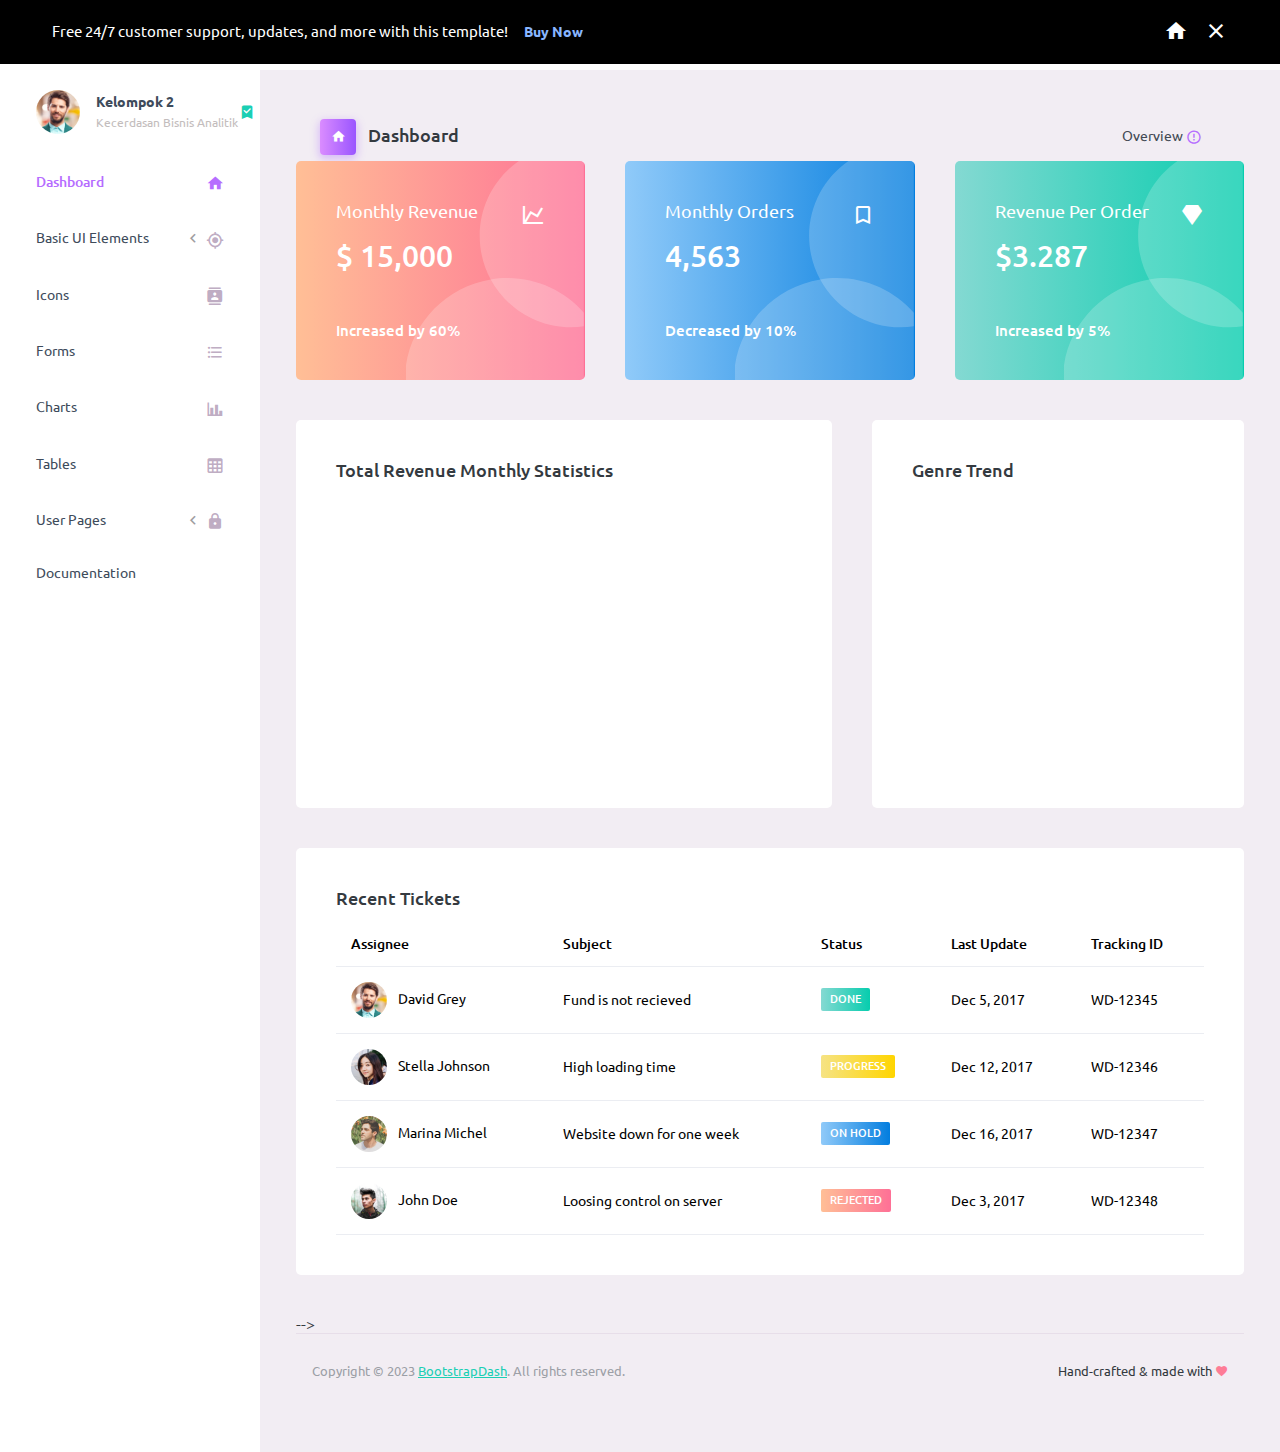
<file: public/adminkba/index.html>
<!DOCTYPE html>
<html lang="en">
  <head>
    <!-- Required meta tags -->
    <meta charset="utf-8">
    <meta name="viewport" content="width=device-width, initial-scale=1, shrink-to-fit=no">
    <title>Purple Admin</title>
    <!-- plugins:css -->
    <link rel="stylesheet" href="assets/vendors/mdi/css/materialdesignicons.min.css">
    <link rel="stylesheet" href="assets/vendors/ti-icons/css/themify-icons.css">
    <link rel="stylesheet" href="assets/vendors/css/vendor.bundle.base.css">
    <link rel="stylesheet" href="assets/vendors/font-awesome/css/font-awesome.min.css">
    <!-- endinject -->
    <!-- Plugin css for this page -->
    <link rel="stylesheet" href="assets/vendors/font-awesome/css/font-awesome.min.css" />
    <link rel="stylesheet" href="assets/vendors/bootstrap-datepicker/bootstrap-datepicker.min.css">
    <!-- End plugin css for this page -->
    <!-- inject:css -->
    <!-- endinject -->
    <!-- Layout styles -->
    <link rel="stylesheet" href="assets/css/style.css">
    <!-- End layout styles -->
    <link rel="shortcut icon" href="assets/images/favicon.png" />
  </head>
  <body>
    <div class="container-scroller">
      <div class="row p-0 m-0 proBanner" id="proBanner">
        <div class="col-md-12 p-0 m-0">
          <div class="card-body card-body-padding d-flex align-items-center justify-content-between">
            <div class="ps-lg-3">
              <div class="d-flex align-items-center justify-content-between">
                <p class="mb-0 font-weight-medium me-3 buy-now-text">Free 24/7 customer support, updates, and more with this template!</p>
                <a href="https://www.bootstrapdash.com/product/purple-bootstrap-admin-template/" target="_blank" class="btn me-2 buy-now-btn border-0">Buy Now</a>
              </div>
            </div>
            <div class="d-flex align-items-center justify-content-between">
              <a href="https://www.bootstrapdash.com/product/purple-bootstrap-admin-template/"><i class="mdi mdi-home me-3 text-white"></i></a>
              <button id="bannerClose" class="btn border-0 p-0">
                <i class="mdi mdi-close text-white mr-0"></i>
              </button>
            </div>
          </div>
        </div>
      </div>
      <!-- partial:partials/_navbar.html -->
      <nav class="navbar default-layout-navbar col-lg-12 col-12 p-0 fixed-top d-flex flex-row">
        <div class="text-center navbar-brand-wrapper d-flex align-items-center justify-content-start">
          <a class="navbar-brand brand-logo" href="index.html">SAKILA</a>
          <a class="navbar-brand brand-logo-mini" href="index.html">SAKILA</a>
        </div>
        <div class="navbar-menu-wrapper d-flex align-items-stretch">
          <button class="navbar-toggler navbar-toggler align-self-center" type="button" data-toggle="minimize">
            <span class="mdi mdi-menu"></span>
          </button>
          <div class="search-field d-none d-md-block">
            <form class="d-flex align-items-center h-100" action="#">
              <div class="input-group">
                <div class="input-group-prepend bg-transparent">
                  <i class="input-group-text border-0 mdi mdi-magnify"></i>
                </div>
                <input type="text" class="form-control bg-transparent border-0" placeholder="Search projects">
              </div>
            </form>
          </div>
          <ul class="navbar-nav navbar-nav-right">
            <li class="nav-item nav-profile dropdown">
              <a class="nav-link dropdown-toggle" id="profileDropdown" href="#" data-bs-toggle="dropdown" aria-expanded="false">
                <div class="nav-profile-img">
                  <img src="assets/images/faces/face1.jpg" alt="image">
                  <span class="availability-status online"></span>
                </div>
                <div class="nav-profile-text">
                  <p class="mb-1 text-black">Kelompok 2</p>
                </div>
              </a>
              <div class="dropdown-menu navbar-dropdown" aria-labelledby="profileDropdown">
                <a class="dropdown-item" href="#">
                  <i class="mdi mdi-cached me-2 text-success"></i> Activity Log </a>
                <div class="dropdown-divider"></div>
                <a class="dropdown-item" href="#">
                  <i class="mdi mdi-logout me-2 text-primary"></i> Signout </a>
              </div>
            </li>
            <li class="nav-item d-none d-lg-block full-screen-link">
              <a class="nav-link">
                <i class="mdi mdi-fullscreen" id="fullscreen-button"></i>
              </a>
            </li>
            <li class="nav-item dropdown">
              <a class="nav-link count-indicator dropdown-toggle" id="messageDropdown" href="#" data-bs-toggle="dropdown" aria-expanded="false">
                <i class="mdi mdi-email-outline"></i>
                <span class="count-symbol bg-warning"></span>
              </a>
              <div class="dropdown-menu dropdown-menu-end navbar-dropdown preview-list" aria-labelledby="messageDropdown">
                <h6 class="p-3 mb-0">Messages</h6>
                <div class="dropdown-divider"></div>
                <a class="dropdown-item preview-item">
                  <div class="preview-thumbnail">
                    <img src="assets/images/faces/face4.jpg" alt="image" class="profile-pic">
                  </div>
                  <div class="preview-item-content d-flex align-items-start flex-column justify-content-center">
                    <h6 class="preview-subject ellipsis mb-1 font-weight-normal">Mark send you a message</h6>
                    <p class="text-gray mb-0"> 1 Minutes ago </p>
                  </div>
                </a>
                <div class="dropdown-divider"></div>
                <a class="dropdown-item preview-item">
                  <div class="preview-thumbnail">
                    <img src="assets/images/faces/face2.jpg" alt="image" class="profile-pic">
                  </div>
                  <div class="preview-item-content d-flex align-items-start flex-column justify-content-center">
                    <h6 class="preview-subject ellipsis mb-1 font-weight-normal">Cregh send you a message</h6>
                    <p class="text-gray mb-0"> 15 Minutes ago </p>
                  </div>
                </a>
                <div class="dropdown-divider"></div>
                <a class="dropdown-item preview-item">
                  <div class="preview-thumbnail">
                    <img src="assets/images/faces/face3.jpg" alt="image" class="profile-pic">
                  </div>
                  <div class="preview-item-content d-flex align-items-start flex-column justify-content-center">
                    <h6 class="preview-subject ellipsis mb-1 font-weight-normal">Profile picture updated</h6>
                    <p class="text-gray mb-0"> 18 Minutes ago </p>
                  </div>
                </a>
                <div class="dropdown-divider"></div>
                <h6 class="p-3 mb-0 text-center">4 new messages</h6>
              </div>
            </li>
            <li class="nav-item dropdown">
              <a class="nav-link count-indicator dropdown-toggle" id="notificationDropdown" href="#" data-bs-toggle="dropdown">
                <i class="mdi mdi-bell-outline"></i>
                <span class="count-symbol bg-danger"></span>
              </a>
              <div class="dropdown-menu dropdown-menu-end navbar-dropdown preview-list" aria-labelledby="notificationDropdown">
                <h6 class="p-3 mb-0">Notifications</h6>
                <div class="dropdown-divider"></div>
                <a class="dropdown-item preview-item">
                  <div class="preview-thumbnail">
                    <div class="preview-icon bg-success">
                      <i class="mdi mdi-calendar"></i>
                    </div>
                  </div>
                  <div class="preview-item-content d-flex align-items-start flex-column justify-content-center">
                    <h6 class="preview-subject font-weight-normal mb-1">Event today</h6>
                    <p class="text-gray ellipsis mb-0"> Just a reminder that you have an event today </p>
                  </div>
                </a>
                <div class="dropdown-divider"></div>
                <a class="dropdown-item preview-item">
                  <div class="preview-thumbnail">
                    <div class="preview-icon bg-warning">
                      <i class="mdi mdi-cog"></i>
                    </div>
                  </div>
                  <div class="preview-item-content d-flex align-items-start flex-column justify-content-center">
                    <h6 class="preview-subject font-weight-normal mb-1">Settings</h6>
                    <p class="text-gray ellipsis mb-0"> Update dashboard </p>
                  </div>
                </a>
                <div class="dropdown-divider"></div>
                <a class="dropdown-item preview-item">
                  <div class="preview-thumbnail">
                    <div class="preview-icon bg-info">
                      <i class="mdi mdi-link-variant"></i>
                    </div>
                  </div>
                  <div class="preview-item-content d-flex align-items-start flex-column justify-content-center">
                    <h6 class="preview-subject font-weight-normal mb-1">Launch Admin</h6>
                    <p class="text-gray ellipsis mb-0"> New admin wow! </p>
                  </div>
                </a>
                <div class="dropdown-divider"></div>
                <h6 class="p-3 mb-0 text-center">See all notifications</h6>
              </div>
            </li>
            <li class="nav-item nav-logout d-none d-lg-block">
              <a class="nav-link" href="#">
                <i class="mdi mdi-power"></i>
              </a>
            </li>
            <li class="nav-item nav-settings d-none d-lg-block">
              <a class="nav-link" href="#">
                <i class="mdi mdi-format-line-spacing"></i>
              </a>
            </li>
          </ul>
          <button class="navbar-toggler navbar-toggler-right d-lg-none align-self-center" type="button" data-toggle="offcanvas">
            <span class="mdi mdi-menu"></span>
          </button>
        </div>
      </nav>
      <!-- partial -->
      <div class="container-fluid page-body-wrapper">
        <!-- partial:partials/_sidebar.html -->
        <nav class="sidebar sidebar-offcanvas" id="sidebar">
          <ul class="nav">
            <li class="nav-item nav-profile">
              <a href="#" class="nav-link">
                <div class="nav-profile-image">
                  <img src="assets/images/faces/face1.jpg" alt="profile" />
                  <span class="login-status online"></span>
                  <!--change to offline or busy as needed-->
                </div>
                <div class="nav-profile-text d-flex flex-column">
                  <span class="font-weight-bold mb-2">Kelompok 2</span>
                  <span class="text-secondary text-small">Kecerdasan Bisnis Analitik</span>
                </div>
                <i class="mdi mdi-bookmark-check text-success nav-profile-badge"></i>
              </a>
            </li>
            <li class="nav-item">
              <a class="nav-link" href="index.html">
                <span class="menu-title">Dashboard</span>
                <i class="mdi mdi-home menu-icon"></i>
              </a>
            </li>
            <li class="nav-item">
              <a class="nav-link" data-bs-toggle="collapse" href="#ui-basic" aria-expanded="false" aria-controls="ui-basic">
                <span class="menu-title">Basic UI Elements</span>
                <i class="menu-arrow"></i>
                <i class="mdi mdi-crosshairs-gps menu-icon"></i>
              </a>
              <div class="collapse" id="ui-basic">
                <ul class="nav flex-column sub-menu">
                  <li class="nav-item">
                    <a class="nav-link" href="pages/ui-features/buttons.html">Buttons</a>
                  </li>
                  <li class="nav-item">
                    <a class="nav-link" href="pages/ui-features/dropdowns.html">Dropdowns</a>
                  </li>
                  <li class="nav-item">
                    <a class="nav-link" href="pages/ui-features/typography.html">Typography</a>
                  </li>
                </ul>
              </div>
            </li>
            <li class="nav-item">
              <a class="nav-link" data-bs-toggle="collapse" href="#icons" aria-expanded="false" aria-controls="icons">
                <span class="menu-title">Icons</span>
                <i class="mdi mdi-contacts menu-icon"></i>
              </a>
              <div class="collapse" id="icons">
                <ul class="nav flex-column sub-menu">
                  <li class="nav-item">
                    <a class="nav-link" href="pages/icons/font-awesome.html">Font Awesome</a>
                  </li>
                </ul>
              </div>
            </li>
            <li class="nav-item">
              <a class="nav-link" data-bs-toggle="collapse" href="#forms" aria-expanded="false" aria-controls="forms">
                <span class="menu-title">Forms</span>
                <i class="mdi mdi-format-list-bulleted menu-icon"></i>
              </a>
              <div class="collapse" id="forms">
                <ul class="nav flex-column sub-menu">
                  <li class="nav-item">
                    <a class="nav-link" href="pages/forms/basic_elements.html">Form Elements</a>
                  </li>
                </ul>
              </div>
            </li>
            <li class="nav-item">
              <a class="nav-link" data-bs-toggle="collapse" href="#charts" aria-expanded="false" aria-controls="charts">
                <span class="menu-title">Charts</span>
                <i class="mdi mdi-chart-bar menu-icon"></i>
              </a>
              <div class="collapse" id="charts">
                <ul class="nav flex-column sub-menu">
                  <li class="nav-item">
                    <a class="nav-link" href="pages/charts/chartjs.html">ChartJs</a>
                  </li>
                </ul>
              </div>
            </li>
            <li class="nav-item">
              <a class="nav-link" data-bs-toggle="collapse" href="#tables" aria-expanded="false" aria-controls="tables">
                <span class="menu-title">Tables</span>
                <i class="mdi mdi-table-large menu-icon"></i>
              </a>
              <div class="collapse" id="tables">
                <ul class="nav flex-column sub-menu">
                  <li class="nav-item">
                    <a class="nav-link" href="pages/tables/basic-table.html">Basic table</a>
                  </li>
                </ul>
              </div>
            </li>
            <li class="nav-item">
              <a class="nav-link" data-bs-toggle="collapse" href="#auth" aria-expanded="false" aria-controls="auth">
                <span class="menu-title">User Pages</span>
                <i class="menu-arrow"></i>
                <i class="mdi mdi-lock menu-icon"></i>
              </a>
              <div class="collapse" id="auth">
                <ul class="nav flex-column sub-menu">
                  <li class="nav-item">
                    <a class="nav-link" href="pages/samples/blank-page.html"> Blank Page </a>
                  </li>
                  <li class="nav-item">
                    <a class="nav-link" href="pages/samples/login.html"> Login </a>
                  </li>
                  <li class="nav-item">
                    <a class="nav-link" href="pages/samples/register.html"> Register </a>
                  </li>
                  <li class="nav-item">
                    <a class="nav-link" href="pages/samples/error-404.html"> 404 </a>
                  </li>
                  <li class="nav-item">
                    <a class="nav-link" href="pages/samples/error-500.html"> 500 </a>
                  </li>
                </ul>
              </div>
            </li>
            <li class="nav-item">
              <a class="nav-link" href="docs/documentation.html" target="_blank">
                <span class="menu-title">Documentation</span>
                <i class="mdi mdi-file-document-box menu-icon"></i>
              </a>
            </li>
          </ul>
        </nav>
        <!-- partial -->
        <div class="main-panel">
          <div class="content-wrapper">
            <div class="page-header">
              <h3 class="page-title">
                <span class="page-title-icon bg-gradient-primary text-white me-2">
                  <i class="mdi mdi-home"></i>
                </span> Dashboard
              </h3>
              <nav aria-label="breadcrumb">
                <ul class="breadcrumb">
                  <li class="breadcrumb-item active" aria-current="page">
                    <span></span>Overview <i class="mdi mdi-alert-circle-outline icon-sm text-primary align-middle"></i>
                  </li>
                </ul>
              </nav>
            </div>
            <div class="row">
              <div class="col-md-4 stretch-card grid-margin">
                <div class="card bg-gradient-danger card-img-holder text-white">
                  <div class="card-body">
                    <img src="assets/images/dashboard/circle.svg" class="card-img-absolute" alt="circle-image" />
                    <h4 class="font-weight-normal mb-3">Monthly Revenue <i class="mdi mdi-chart-line mdi-24px float-end"></i>
                    </h4>
                    <h2 class="mb-5">$ 15,000</h2>
                    <h6 class="card-text">Increased by 60%</h6>
                  </div>
                </div>
              </div>
              <div class="col-md-4 stretch-card grid-margin">
                <div class="card bg-gradient-info card-img-holder text-white">
                  <div class="card-body">
                    <img src="assets/images/dashboard/circle.svg" class="card-img-absolute" alt="circle-image" />
                    <h4 class="font-weight-normal mb-3">Monthly Orders <i class="mdi mdi-bookmark-outline mdi-24px float-end"></i>
                    </h4>
                    <h2 class="mb-5">4,563</h2>
                    <h6 class="card-text">Decreased by 10%</h6>
                  </div>
                </div>
              </div>
              <div class="col-md-4 stretch-card grid-margin">
                <div class="card bg-gradient-success card-img-holder text-white">
                  <div class="card-body">
                    <img src="assets/images/dashboard/circle.svg" class="card-img-absolute" alt="circle-image" />
                    <h4 class="font-weight-normal mb-3">Revenue Per Order<i class="mdi mdi-diamond mdi-24px float-end"></i>
                    </h4>
                    <h2 class="mb-5">$3.287</h2>
                    <h6 class="card-text">Increased by 5%</h6>
                  </div>
                </div>
              </div>
            </div>
            <div class="row">
              <div class="col-md-7 grid-margin stretch-card">
                <div class="card">
                  <div class="card-body">
                    <div class="clearfix">
                      <h4 class="card-title float-start">Total Revenue Monthly Statistics</h4>
                      <div id="visit-sale-chart-legend" class="rounded-legend legend-horizontal legend-top-right float-end"></div>
                    </div>
                    <canvas id="visit-sale-chart" class="mt-4"></canvas>
                  </div>
                </div>
              </div>
              <div class="col-md-5 grid-margin stretch-card">
                <div class="card">
                  <div class="card-body">
                    <h4 class="card-title">Genre Trend</h4>
                    <div class="doughnutjs-wrapper d-flex justify-content-center">
                      <canvas id="traffic-chart"></canvas>
                    </div>
                    <div id="traffic-chart-legend" class="rounded-legend legend-vertical legend-bottom-left pt-4"></div>
                  </div>
                </div>
              </div>
            </div>
            <div class="row">
              <div class="col-12 grid-margin">
                <div class="card">
                  <div class="card-body">
                    <h4 class="card-title">Recent Tickets</h4>
                    <div class="table-responsive">
                      <table class="table">
                        <thead>
                          <tr>
                            <th> Assignee </th>
                            <th> Subject </th>
                            <th> Status </th>
                            <th> Last Update </th>
                            <th> Tracking ID </th>
                          </tr>
                        </thead>
                        <tbody>
                          <tr>
                            <td>
                              <img src="assets/images/faces/face1.jpg" class="me-2" alt="image"> David Grey
                            </td>
                            <td> Fund is not recieved </td>
                            <td>
                              <label class="badge badge-gradient-success">DONE</label>
                            </td>
                            <td> Dec 5, 2017 </td>
                            <td> WD-12345 </td>
                          </tr>
                          <tr>
                            <td>
                              <img src="assets/images/faces/face2.jpg" class="me-2" alt="image"> Stella Johnson
                            </td>
                            <td> High loading time </td>
                            <td>
                              <label class="badge badge-gradient-warning">PROGRESS</label>
                            </td>
                            <td> Dec 12, 2017 </td>
                            <td> WD-12346 </td>
                          </tr>
                          <tr>
                            <td>
                              <img src="assets/images/faces/face3.jpg" class="me-2" alt="image"> Marina Michel
                            </td>
                            <td> Website down for one week </td>
                            <td>
                              <label class="badge badge-gradient-info">ON HOLD</label>
                            </td>
                            <td> Dec 16, 2017 </td>
                            <td> WD-12347 </td>
                          </tr>
                          <tr>
                            <td>
                              <img src="assets/images/faces/face4.jpg" class="me-2" alt="image"> John Doe
                            </td>
                            <td> Loosing control on server </td>
                            <td>
                              <label class="badge badge-gradient-danger">REJECTED</label>
                            </td>
                            <td> Dec 3, 2017 </td>
                            <td> WD-12348 </td>
                          </tr>
                        </tbody>
                      </table>
                    </div>
                  </div>
                </div>
              </div>
            </div> -->
            <!-- <div class="row">
              <div class="col-lg-5 grid-margin stretch-card">
                <div class="card">
                  <div class="card-body p-0 d-flex">
                    <div id="inline-datepicker" class="datepicker datepicker-custom"></div>
                  </div>
                </div>
              </div>
              <div class="col-lg-7 grid-margin stretch-card">
                <div class="card">
                  <div class="card-body">
                    <h4 class="card-title">Recent Updates</h4>
                    <div class="d-flex">
                      <div class="d-flex align-items-center me-4 text-muted font-weight-light">
                        <i class="mdi mdi-account-outline icon-sm me-2"></i>
                        <span>jack Menqu</span>
                      </div>
                      <div class="d-flex align-items-center text-muted font-weight-light">
                        <i class="mdi mdi-clock icon-sm me-2"></i>
                        <span>October 3rd, 2018</span>
                      </div>
                    </div>
                    <div class="row mt-3">
                      <div class="col-6 pe-1">
                        <img src="assets/images/dashboard/img_1.jpg" class="mb-2 mw-100 w-100 rounded" alt="image">
                        <img src="assets/images/dashboard/img_4.jpg" class="mw-100 w-100 rounded" alt="image">
                      </div>
                      <div class="col-6 ps-1">
                        <img src="assets/images/dashboard/img_2.jpg" class="mb-2 mw-100 w-100 rounded" alt="image">
                        <img src="assets/images/dashboard/img_3.jpg" class="mw-100 w-100 rounded" alt="image">
                      </div>
                    </div>
                    <div class="d-flex mt-5 align-items-top">
                      <img src="assets/images/faces/face3.jpg" class="img-sm rounded-circle me-3" alt="image">
                      <div class="mb-0 flex-grow">
                        <h5 class="me-2 mb-2">School Website - Authentication Module.</h5>
                        <p class="mb-0 font-weight-light">It is a long established fact that a reader will be distracted by the readable content of a page.</p>
                      </div>
                      <div class="ms-auto">
                        <i class="mdi mdi-heart-outline text-muted"></i>
                      </div>
                    </div>
                  </div>
                </div>
              </div>
            </div>
            <div class="row">
              <div class="col-md-7 grid-margin stretch-card">
                <div class="card">
                  <div class="card-body">
                    <h4 class="card-title">Project Status</h4>
                    <div class="table-responsive">
                      <table class="table">
                        <thead>
                          <tr>
                            <th> # </th>
                            <th> Name </th>
                            <th> Due Date </th>
                            <th> Progress </th>
                          </tr>
                        </thead>
                        <tbody>
                          <tr>
                            <td> 1 </td>
                            <td> Herman Beck </td>
                            <td> May 15, 2015 </td>
                            <td>
                              <div class="progress">
                                <div class="progress-bar bg-gradient-success" role="progressbar" style="width: 25%" aria-valuenow="25" aria-valuemin="0" aria-valuemax="100"></div>
                              </div>
                            </td>
                          </tr>
                          <tr>
                            <td> 2 </td>
                            <td> Messsy Adam </td>
                            <td> Jul 01, 2015 </td>
                            <td>
                              <div class="progress">
                                <div class="progress-bar bg-gradient-danger" role="progressbar" style="width: 75%" aria-valuenow="75" aria-valuemin="0" aria-valuemax="100"></div>
                              </div>
                            </td>
                          </tr>
                          <tr>
                            <td> 3 </td>
                            <td> John Richards </td>
                            <td> Apr 12, 2015 </td>
                            <td>
                              <div class="progress">
                                <div class="progress-bar bg-gradient-warning" role="progressbar" style="width: 90%" aria-valuenow="90" aria-valuemin="0" aria-valuemax="100"></div>
                              </div>
                            </td>
                          </tr>
                          <tr>
                            <td> 4 </td>
                            <td> Peter Meggik </td>
                            <td> May 15, 2015 </td>
                            <td>
                              <div class="progress">
                                <div class="progress-bar bg-gradient-primary" role="progressbar" style="width: 50%" aria-valuenow="50" aria-valuemin="0" aria-valuemax="100"></div>
                              </div>
                            </td>
                          </tr>
                          <tr>
                            <td> 5 </td>
                            <td> Edward </td>
                            <td> May 03, 2015 </td>
                            <td>
                              <div class="progress">
                                <div class="progress-bar bg-gradient-danger" role="progressbar" style="width: 35%" aria-valuenow="35" aria-valuemin="0" aria-valuemax="100"></div>
                              </div>
                            </td>
                          </tr>
                          <tr>
                            <td> 5 </td>
                            <td> Ronald </td>
                            <td> Jun 05, 2015 </td>
                            <td>
                              <div class="progress">
                                <div class="progress-bar bg-gradient-info" role="progressbar" style="width: 65%" aria-valuenow="65" aria-valuemin="0" aria-valuemax="100"></div>
                              </div>
                            </td>
                          </tr>
                        </tbody>
                      </table>
                    </div>
                  </div>
                </div>
              </div>
              <div class="col-md-5 grid-margin stretch-card">
                <div class="card">
                  <div class="card-body">
                    <h4 class="card-title text-dark">Todo List</h4>
                    <div class="add-items d-flex">
                      <input type="text" class="form-control todo-list-input" placeholder="What do you need to do today?">
                      <button class="add btn btn-gradient-primary font-weight-bold todo-list-add-btn" id="add-task">Add</button>
                    </div>
                    <div class="list-wrapper">
                      <ul class="d-flex flex-column-reverse todo-list todo-list-custom">
                        <li>
                          <div class="form-check">
                            <label class="form-check-label">
                              <input class="checkbox" type="checkbox"> Meeting with Alisa </label>
                          </div>
                          <i class="remove mdi mdi-close-circle-outline"></i>
                        </li>
                        <li class="completed">
                          <div class="form-check">
                            <label class="form-check-label">
                              <input class="checkbox" type="checkbox" checked> Call John </label>
                          </div>
                          <i class="remove mdi mdi-close-circle-outline"></i>
                        </li>
                        <li>
                          <div class="form-check">
                            <label class="form-check-label">
                              <input class="checkbox" type="checkbox"> Create invoice </label>
                          </div>
                          <i class="remove mdi mdi-close-circle-outline"></i>
                        </li>
                        <li>
                          <div class="form-check">
                            <label class="form-check-label">
                              <input class="checkbox" type="checkbox"> Print Statements </label>
                          </div>
                          <i class="remove mdi mdi-close-circle-outline"></i>
                        </li>
                        <li class="completed">
                          <div class="form-check">
                            <label class="form-check-label">
                              <input class="checkbox" type="checkbox" checked> Prepare for presentation </label>
                          </div>
                          <i class="remove mdi mdi-close-circle-outline"></i>
                        </li>
                        <li>
                          <div class="form-check">
                            <label class="form-check-label">
                              <input class="checkbox" type="checkbox"> Pick up kids from school </label>
                          </div>
                          <i class="remove mdi mdi-close-circle-outline"></i>
                        </li>
                      </ul>
                    </div>
                  </div>
                </div>
              </div>
            </div>
          </div>
          <!-- content-wrapper ends -->
          <!-- partial:partials/_footer.html -->
          <footer class="footer">
            <div class="d-sm-flex justify-content-center justify-content-sm-between">
              <span class="text-muted text-center text-sm-left d-block d-sm-inline-block">Copyright © 2023 <a href="https://www.bootstrapdash.com/" target="_blank">BootstrapDash</a>. All rights reserved.</span>
              <span class="float-none float-sm-right d-block mt-1 mt-sm-0 text-center">Hand-crafted & made with <i class="mdi mdi-heart text-danger"></i></span>
            </div>
          </footer>
          <!-- partial -->
        </div>
        <!-- main-panel ends -->
      </div>
      <!-- page-body-wrapper ends -->
    </div>
    <!-- container-scroller -->
    <!-- plugins:js -->
    <script src="assets/vendors/js/vendor.bundle.base.js"></script>
    <!-- endinject -->
    <!-- Plugin js for this page -->
    <script src="assets/vendors/chart.js/chart.umd.js"></script>
    <script src="assets/vendors/bootstrap-datepicker/bootstrap-datepicker.min.js"></script>
    <!-- End plugin js for this page -->
    <!-- inject:js -->
    <script src="assets/js/off-canvas.js"></script>
    <script src="assets/js/misc.js"></script>
    <script src="assets/js/settings.js"></script>
    <script src="assets/js/todolist.js"></script>
    <script src="assets/js/jquery.cookie.js"></script>
    <!-- endinject -->
    <!-- Custom js for this page -->
    <script src="assets/js/dashboard.js"></script>
    <!-- End custom js for this page -->
  </body>
</html>
</file>
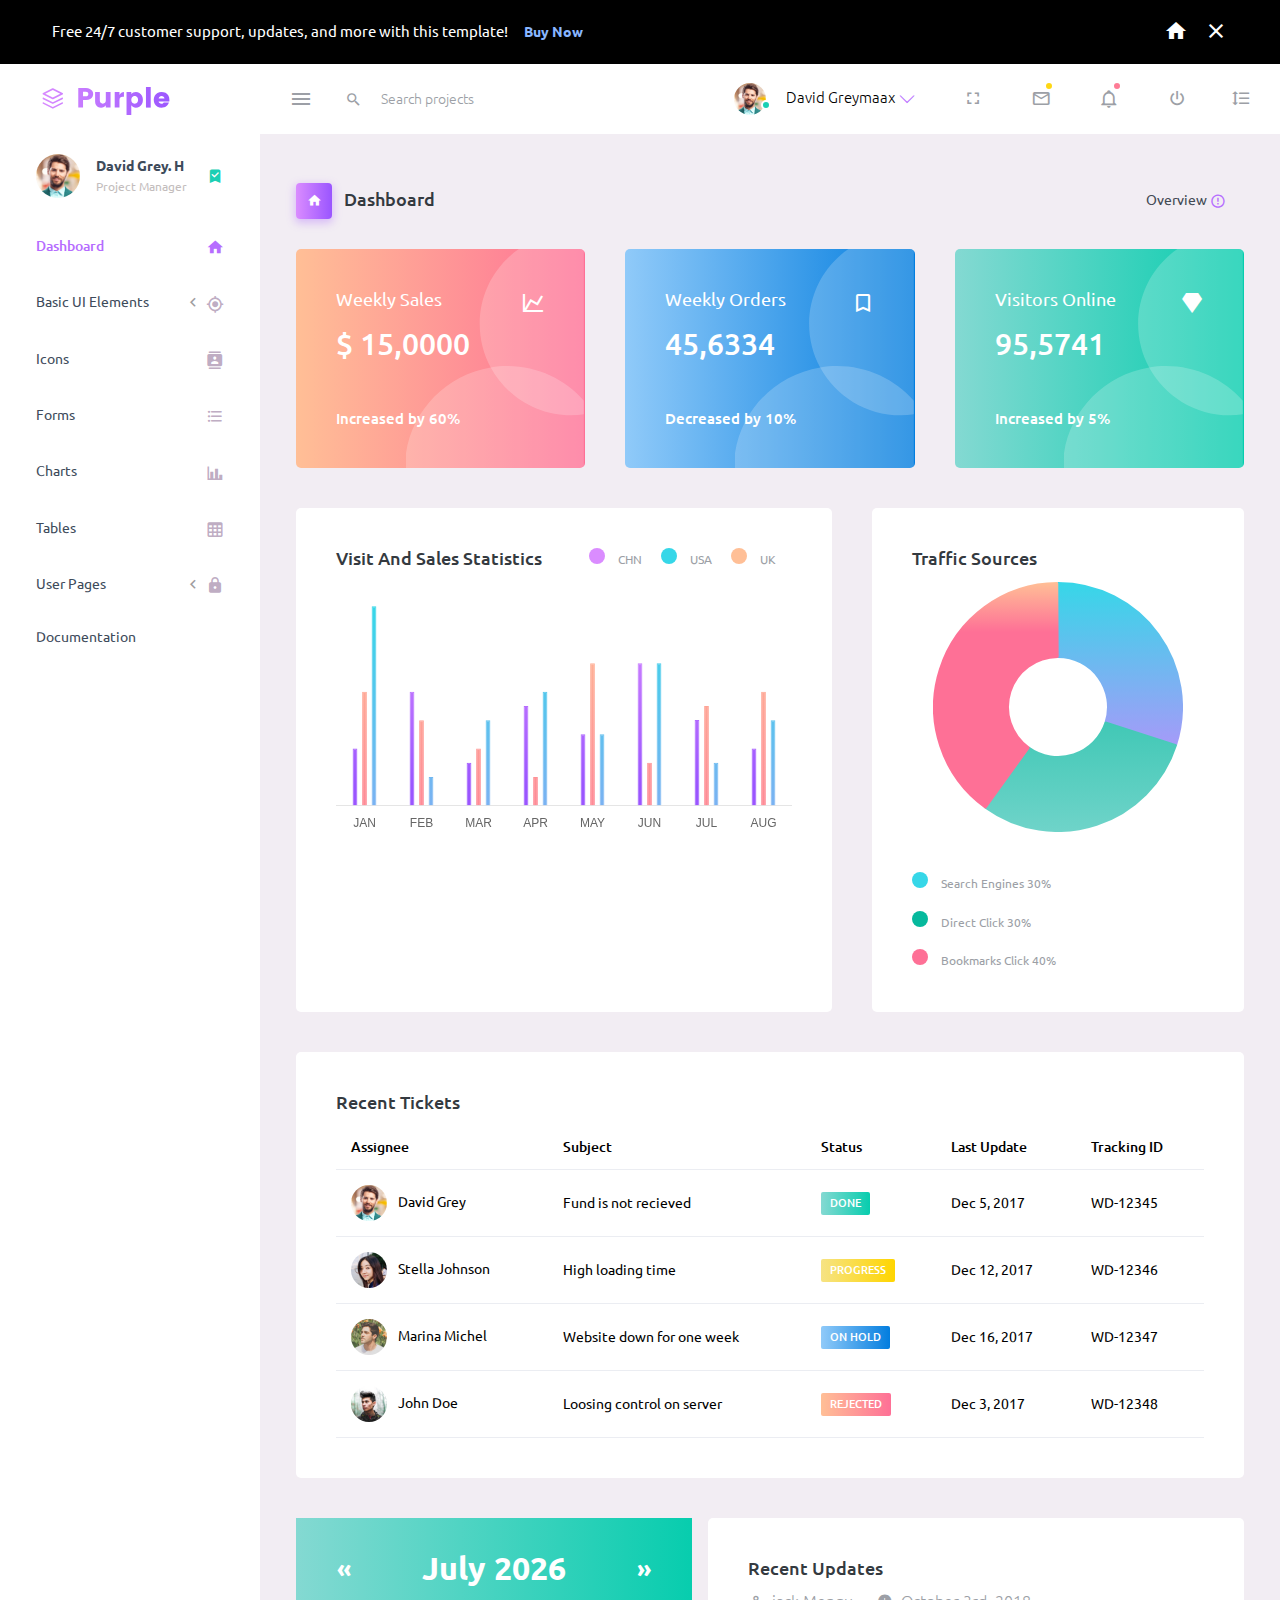
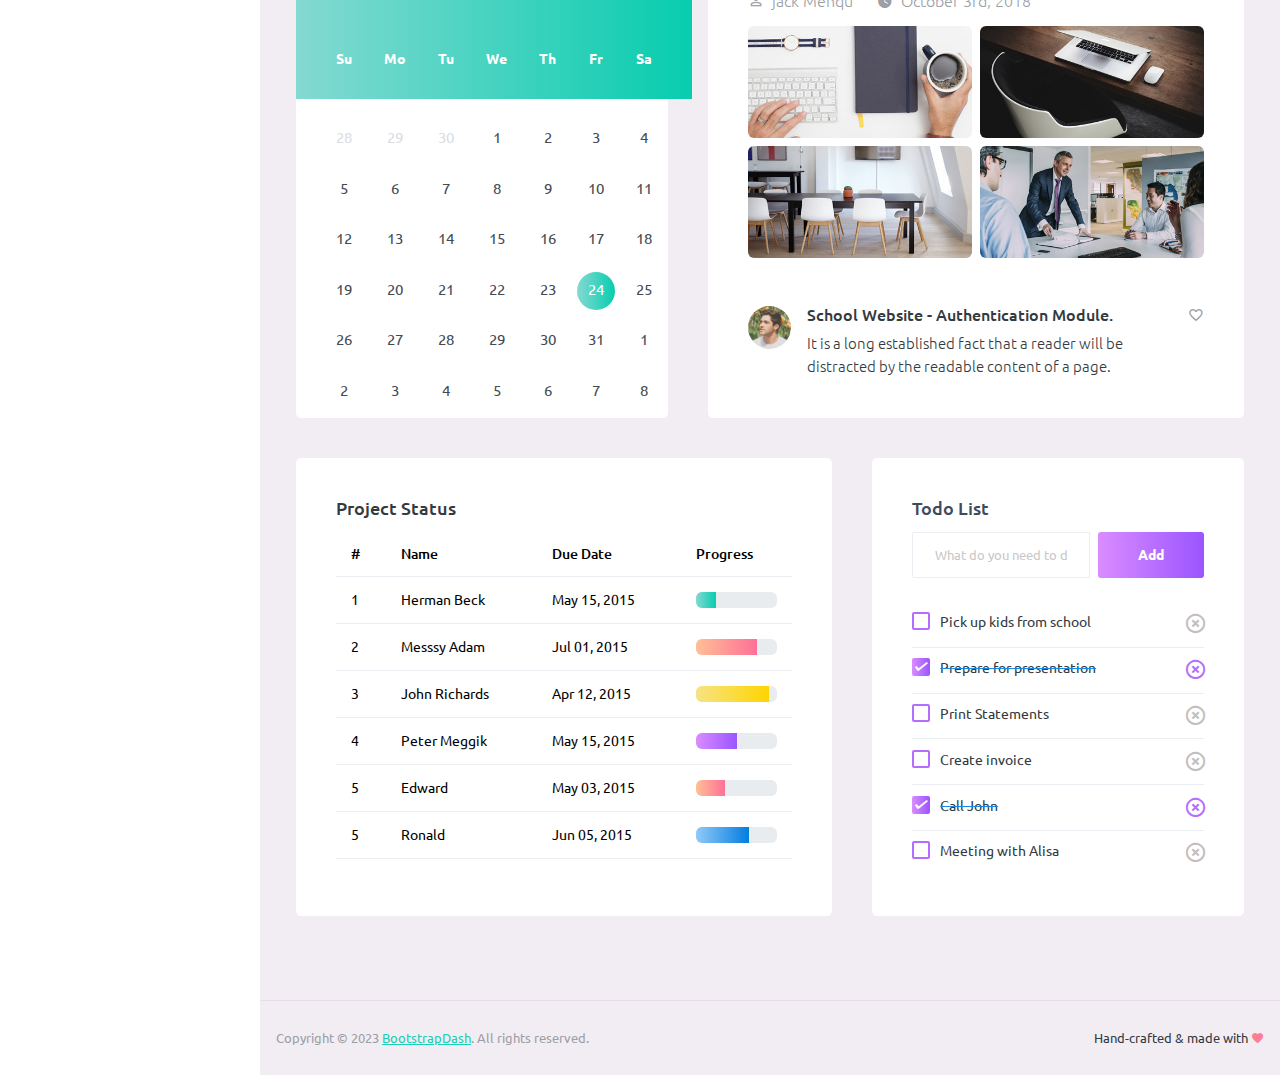
<file: public/purple-free/dist/index.html>
<!DOCTYPE html>
<html lang="en">
  <head>
    <!-- Required meta tags -->
    <meta charset="utf-8">
    <meta name="viewport" content="width=device-width, initial-scale=1, shrink-to-fit=no">
    <title>Purple Admin</title>
    <!-- plugins:css -->
    <link rel="stylesheet" href="assets/vendors/mdi/css/materialdesignicons.min.css">
    <link rel="stylesheet" href="assets/vendors/ti-icons/css/themify-icons.css">
    <link rel="stylesheet" href="assets/vendors/css/vendor.bundle.base.css">
    <link rel="stylesheet" href="assets/vendors/font-awesome/css/font-awesome.min.css">
    <!-- endinject -->
    <!-- Plugin css for this page -->
    <link rel="stylesheet" href="assets/vendors/font-awesome/css/font-awesome.min.css" />
    <link rel="stylesheet" href="assets/vendors/bootstrap-datepicker/bootstrap-datepicker.min.css">
    <!-- End plugin css for this page -->
    <!-- inject:css -->
    <!-- endinject -->
    <!-- Layout styles -->
    <link rel="stylesheet" href="assets/css/style.css">
    <!-- End layout styles -->
    <link rel="shortcut icon" href="assets/images/favicon.png" />
  </head>
  <body>
    <div class="container-scroller">
      <div class="row p-0 m-0 proBanner" id="proBanner">
        <div class="col-md-12 p-0 m-0">
          <div class="card-body card-body-padding d-flex align-items-center justify-content-between">
            <div class="ps-lg-3">
              <div class="d-flex align-items-center justify-content-between">
                <p class="mb-0 font-weight-medium me-3 buy-now-text">Free 24/7 customer support, updates, and more with this template!</p>
                <a href="https://www.bootstrapdash.com/product/purple-bootstrap-admin-template/" target="_blank" class="btn me-2 buy-now-btn border-0">Buy Now</a>
              </div>
            </div>
            <div class="d-flex align-items-center justify-content-between">
              <a href="https://www.bootstrapdash.com/product/purple-bootstrap-admin-template/"><i class="mdi mdi-home me-3 text-white"></i></a>
              <button id="bannerClose" class="btn border-0 p-0">
                <i class="mdi mdi-close text-white mr-0"></i>
              </button>
            </div>
          </div>
        </div>
      </div>
      <!-- partial:partials/_navbar.html -->
      <nav class="navbar default-layout-navbar col-lg-12 col-12 p-0 fixed-top d-flex flex-row">
        <div class="text-center navbar-brand-wrapper d-flex align-items-center justify-content-start">
          <a class="navbar-brand brand-logo" href="index.html"><img src="assets/images/logo.svg" alt="logo" /></a>
          <a class="navbar-brand brand-logo-mini" href="index.html"><img src="assets/images/logo-mini.svg" alt="logo" /></a>
        </div>
        <div class="navbar-menu-wrapper d-flex align-items-stretch">
          <button class="navbar-toggler navbar-toggler align-self-center" type="button" data-toggle="minimize">
            <span class="mdi mdi-menu"></span>
          </button>
          <div class="search-field d-none d-md-block">
            <form class="d-flex align-items-center h-100" action="#">
              <div class="input-group">
                <div class="input-group-prepend bg-transparent">
                  <i class="input-group-text border-0 mdi mdi-magnify"></i>
                </div>
                <input type="text" class="form-control bg-transparent border-0" placeholder="Search projects">
              </div>
            </form>
          </div>
          <ul class="navbar-nav navbar-nav-right">
            <li class="nav-item nav-profile dropdown">
              <a class="nav-link dropdown-toggle" id="profileDropdown" href="#" data-bs-toggle="dropdown" aria-expanded="false">
                <div class="nav-profile-img">
                  <img src="assets/images/faces/face1.jpg" alt="image">
                  <span class="availability-status online"></span>
                </div>
                <div class="nav-profile-text">
                  <p class="mb-1 text-black">David Greymaax</p>
                </div>
              </a>
              <div class="dropdown-menu navbar-dropdown" aria-labelledby="profileDropdown">
                <a class="dropdown-item" href="#">
                  <i class="mdi mdi-cached me-2 text-success"></i> Activity Log </a>
                <div class="dropdown-divider"></div>
                <a class="dropdown-item" href="#">
                  <i class="mdi mdi-logout me-2 text-primary"></i> Signout </a>
              </div>
            </li>
            <li class="nav-item d-none d-lg-block full-screen-link">
              <a class="nav-link">
                <i class="mdi mdi-fullscreen" id="fullscreen-button"></i>
              </a>
            </li>
            <li class="nav-item dropdown">
              <a class="nav-link count-indicator dropdown-toggle" id="messageDropdown" href="#" data-bs-toggle="dropdown" aria-expanded="false">
                <i class="mdi mdi-email-outline"></i>
                <span class="count-symbol bg-warning"></span>
              </a>
              <div class="dropdown-menu dropdown-menu-end navbar-dropdown preview-list" aria-labelledby="messageDropdown">
                <h6 class="p-3 mb-0">Messages</h6>
                <div class="dropdown-divider"></div>
                <a class="dropdown-item preview-item">
                  <div class="preview-thumbnail">
                    <img src="assets/images/faces/face4.jpg" alt="image" class="profile-pic">
                  </div>
                  <div class="preview-item-content d-flex align-items-start flex-column justify-content-center">
                    <h6 class="preview-subject ellipsis mb-1 font-weight-normal">Mark send you a message</h6>
                    <p class="text-gray mb-0"> 1 Minutes ago </p>
                  </div>
                </a>
                <div class="dropdown-divider"></div>
                <a class="dropdown-item preview-item">
                  <div class="preview-thumbnail">
                    <img src="assets/images/faces/face2.jpg" alt="image" class="profile-pic">
                  </div>
                  <div class="preview-item-content d-flex align-items-start flex-column justify-content-center">
                    <h6 class="preview-subject ellipsis mb-1 font-weight-normal">Cregh send you a message</h6>
                    <p class="text-gray mb-0"> 15 Minutes ago </p>
                  </div>
                </a>
                <div class="dropdown-divider"></div>
                <a class="dropdown-item preview-item">
                  <div class="preview-thumbnail">
                    <img src="assets/images/faces/face3.jpg" alt="image" class="profile-pic">
                  </div>
                  <div class="preview-item-content d-flex align-items-start flex-column justify-content-center">
                    <h6 class="preview-subject ellipsis mb-1 font-weight-normal">Profile picture updated</h6>
                    <p class="text-gray mb-0"> 18 Minutes ago </p>
                  </div>
                </a>
                <div class="dropdown-divider"></div>
                <h6 class="p-3 mb-0 text-center">4 new messages</h6>
              </div>
            </li>
            <li class="nav-item dropdown">
              <a class="nav-link count-indicator dropdown-toggle" id="notificationDropdown" href="#" data-bs-toggle="dropdown">
                <i class="mdi mdi-bell-outline"></i>
                <span class="count-symbol bg-danger"></span>
              </a>
              <div class="dropdown-menu dropdown-menu-end navbar-dropdown preview-list" aria-labelledby="notificationDropdown">
                <h6 class="p-3 mb-0">Notifications</h6>
                <div class="dropdown-divider"></div>
                <a class="dropdown-item preview-item">
                  <div class="preview-thumbnail">
                    <div class="preview-icon bg-success">
                      <i class="mdi mdi-calendar"></i>
                    </div>
                  </div>
                  <div class="preview-item-content d-flex align-items-start flex-column justify-content-center">
                    <h6 class="preview-subject font-weight-normal mb-1">Event today</h6>
                    <p class="text-gray ellipsis mb-0"> Just a reminder that you have an event today </p>
                  </div>
                </a>
                <div class="dropdown-divider"></div>
                <a class="dropdown-item preview-item">
                  <div class="preview-thumbnail">
                    <div class="preview-icon bg-warning">
                      <i class="mdi mdi-cog"></i>
                    </div>
                  </div>
                  <div class="preview-item-content d-flex align-items-start flex-column justify-content-center">
                    <h6 class="preview-subject font-weight-normal mb-1">Settings</h6>
                    <p class="text-gray ellipsis mb-0"> Update dashboard </p>
                  </div>
                </a>
                <div class="dropdown-divider"></div>
                <a class="dropdown-item preview-item">
                  <div class="preview-thumbnail">
                    <div class="preview-icon bg-info">
                      <i class="mdi mdi-link-variant"></i>
                    </div>
                  </div>
                  <div class="preview-item-content d-flex align-items-start flex-column justify-content-center">
                    <h6 class="preview-subject font-weight-normal mb-1">Launch Admin</h6>
                    <p class="text-gray ellipsis mb-0"> New admin wow! </p>
                  </div>
                </a>
                <div class="dropdown-divider"></div>
                <h6 class="p-3 mb-0 text-center">See all notifications</h6>
              </div>
            </li>
            <li class="nav-item nav-logout d-none d-lg-block">
              <a class="nav-link" href="#">
                <i class="mdi mdi-power"></i>
              </a>
            </li>
            <li class="nav-item nav-settings d-none d-lg-block">
              <a class="nav-link" href="#">
                <i class="mdi mdi-format-line-spacing"></i>
              </a>
            </li>
          </ul>
          <button class="navbar-toggler navbar-toggler-right d-lg-none align-self-center" type="button" data-toggle="offcanvas">
            <span class="mdi mdi-menu"></span>
          </button>
        </div>
      </nav>
      <!-- partial -->
      <div class="container-fluid page-body-wrapper">
        <!-- partial:partials/_sidebar.html -->
        <nav class="sidebar sidebar-offcanvas" id="sidebar">
          <ul class="nav">
            <li class="nav-item nav-profile">
              <a href="#" class="nav-link">
                <div class="nav-profile-image">
                  <img src="assets/images/faces/face1.jpg" alt="profile" />
                  <span class="login-status online"></span>
                  <!--change to offline or busy as needed-->
                </div>
                <div class="nav-profile-text d-flex flex-column">
                  <span class="font-weight-bold mb-2">David Grey. H</span>
                  <span class="text-secondary text-small">Project Manager</span>
                </div>
                <i class="mdi mdi-bookmark-check text-success nav-profile-badge"></i>
              </a>
            </li>
            <li class="nav-item">
              <a class="nav-link" href="index.html">
                <span class="menu-title">Dashboard</span>
                <i class="mdi mdi-home menu-icon"></i>
              </a>
            </li>
            <li class="nav-item">
              <a class="nav-link" data-bs-toggle="collapse" href="#ui-basic" aria-expanded="false" aria-controls="ui-basic">
                <span class="menu-title">Basic UI Elements</span>
                <i class="menu-arrow"></i>
                <i class="mdi mdi-crosshairs-gps menu-icon"></i>
              </a>
              <div class="collapse" id="ui-basic">
                <ul class="nav flex-column sub-menu">
                  <li class="nav-item">
                    <a class="nav-link" href="pages/ui-features/buttons.html">Buttons</a>
                  </li>
                  <li class="nav-item">
                    <a class="nav-link" href="pages/ui-features/dropdowns.html">Dropdowns</a>
                  </li>
                  <li class="nav-item">
                    <a class="nav-link" href="pages/ui-features/typography.html">Typography</a>
                  </li>
                </ul>
              </div>
            </li>
            <li class="nav-item">
              <a class="nav-link" data-bs-toggle="collapse" href="#icons" aria-expanded="false" aria-controls="icons">
                <span class="menu-title">Icons</span>
                <i class="mdi mdi-contacts menu-icon"></i>
              </a>
              <div class="collapse" id="icons">
                <ul class="nav flex-column sub-menu">
                  <li class="nav-item">
                    <a class="nav-link" href="pages/icons/font-awesome.html">Font Awesome</a>
                  </li>
                </ul>
              </div>
            </li>
            <li class="nav-item">
              <a class="nav-link" data-bs-toggle="collapse" href="#forms" aria-expanded="false" aria-controls="forms">
                <span class="menu-title">Forms</span>
                <i class="mdi mdi-format-list-bulleted menu-icon"></i>
              </a>
              <div class="collapse" id="forms">
                <ul class="nav flex-column sub-menu">
                  <li class="nav-item">
                    <a class="nav-link" href="pages/forms/basic_elements.html">Form Elements</a>
                  </li>
                </ul>
              </div>
            </li>
            <li class="nav-item">
              <a class="nav-link" data-bs-toggle="collapse" href="#charts" aria-expanded="false" aria-controls="charts">
                <span class="menu-title">Charts</span>
                <i class="mdi mdi-chart-bar menu-icon"></i>
              </a>
              <div class="collapse" id="charts">
                <ul class="nav flex-column sub-menu">
                  <li class="nav-item">
                    <a class="nav-link" href="pages/charts/chartjs.html">ChartJs</a>
                  </li>
                </ul>
              </div>
            </li>
            <li class="nav-item">
              <a class="nav-link" data-bs-toggle="collapse" href="#tables" aria-expanded="false" aria-controls="tables">
                <span class="menu-title">Tables</span>
                <i class="mdi mdi-table-large menu-icon"></i>
              </a>
              <div class="collapse" id="tables">
                <ul class="nav flex-column sub-menu">
                  <li class="nav-item">
                    <a class="nav-link" href="pages/tables/basic-table.html">Basic table</a>
                  </li>
                </ul>
              </div>
            </li>
            <li class="nav-item">
              <a class="nav-link" data-bs-toggle="collapse" href="#auth" aria-expanded="false" aria-controls="auth">
                <span class="menu-title">User Pages</span>
                <i class="menu-arrow"></i>
                <i class="mdi mdi-lock menu-icon"></i>
              </a>
              <div class="collapse" id="auth">
                <ul class="nav flex-column sub-menu">
                  <li class="nav-item">
                    <a class="nav-link" href="pages/samples/blank-page.html"> Blank Page </a>
                  </li>
                  <li class="nav-item">
                    <a class="nav-link" href="pages/samples/login.html"> Login </a>
                  </li>
                  <li class="nav-item">
                    <a class="nav-link" href="pages/samples/register.html"> Register </a>
                  </li>
                  <li class="nav-item">
                    <a class="nav-link" href="pages/samples/error-404.html"> 404 </a>
                  </li>
                  <li class="nav-item">
                    <a class="nav-link" href="pages/samples/error-500.html"> 500 </a>
                  </li>
                </ul>
              </div>
            </li>
            <li class="nav-item">
              <a class="nav-link" href="docs/documentation.html" target="_blank">
                <span class="menu-title">Documentation</span>
                <i class="mdi mdi-file-document-box menu-icon"></i>
              </a>
            </li>
          </ul>
        </nav>
        <!-- partial -->
        <div class="main-panel">
          <div class="content-wrapper">
            <div class="page-header">
              <h3 class="page-title">
                <span class="page-title-icon bg-gradient-primary text-white me-2">
                  <i class="mdi mdi-home"></i>
                </span> Dashboard
              </h3>
              <nav aria-label="breadcrumb">
                <ul class="breadcrumb">
                  <li class="breadcrumb-item active" aria-current="page">
                    <span></span>Overview <i class="mdi mdi-alert-circle-outline icon-sm text-primary align-middle"></i>
                  </li>
                </ul>
              </nav>
            </div>
            <div class="row">
              <div class="col-md-4 stretch-card grid-margin">
                <div class="card bg-gradient-danger card-img-holder text-white">
                  <div class="card-body">
                    <img src="assets/images/dashboard/circle.svg" class="card-img-absolute" alt="circle-image" />
                    <h4 class="font-weight-normal mb-3">Weekly Sales <i class="mdi mdi-chart-line mdi-24px float-end"></i>
                    </h4>
                    <h2 class="mb-5">$ 15,0000</h2>
                    <h6 class="card-text">Increased by 60%</h6>
                  </div>
                </div>
              </div>
              <div class="col-md-4 stretch-card grid-margin">
                <div class="card bg-gradient-info card-img-holder text-white">
                  <div class="card-body">
                    <img src="assets/images/dashboard/circle.svg" class="card-img-absolute" alt="circle-image" />
                    <h4 class="font-weight-normal mb-3">Weekly Orders <i class="mdi mdi-bookmark-outline mdi-24px float-end"></i>
                    </h4>
                    <h2 class="mb-5">45,6334</h2>
                    <h6 class="card-text">Decreased by 10%</h6>
                  </div>
                </div>
              </div>
              <div class="col-md-4 stretch-card grid-margin">
                <div class="card bg-gradient-success card-img-holder text-white">
                  <div class="card-body">
                    <img src="assets/images/dashboard/circle.svg" class="card-img-absolute" alt="circle-image" />
                    <h4 class="font-weight-normal mb-3">Visitors Online <i class="mdi mdi-diamond mdi-24px float-end"></i>
                    </h4>
                    <h2 class="mb-5">95,5741</h2>
                    <h6 class="card-text">Increased by 5%</h6>
                  </div>
                </div>
              </div>
            </div>
            <div class="row">
              <div class="col-md-7 grid-margin stretch-card">
                <div class="card">
                  <div class="card-body">
                    <div class="clearfix">
                      <h4 class="card-title float-start">Visit And Sales Statistics</h4>
                      <div id="visit-sale-chart-legend" class="rounded-legend legend-horizontal legend-top-right float-end"></div>
                    </div>
                    <canvas id="visit-sale-chart" class="mt-4"></canvas>
                  </div>
                </div>
              </div>
              <div class="col-md-5 grid-margin stretch-card">
                <div class="card">
                  <div class="card-body">
                    <h4 class="card-title">Traffic Sources</h4>
                    <div class="doughnutjs-wrapper d-flex justify-content-center">
                      <canvas id="traffic-chart"></canvas>
                    </div>
                    <div id="traffic-chart-legend" class="rounded-legend legend-vertical legend-bottom-left pt-4"></div>
                  </div>
                </div>
              </div>
            </div>
            <div class="row">
              <div class="col-12 grid-margin">
                <div class="card">
                  <div class="card-body">
                    <h4 class="card-title">Recent Tickets</h4>
                    <div class="table-responsive">
                      <table class="table">
                        <thead>
                          <tr>
                            <th> Assignee </th>
                            <th> Subject </th>
                            <th> Status </th>
                            <th> Last Update </th>
                            <th> Tracking ID </th>
                          </tr>
                        </thead>
                        <tbody>
                          <tr>
                            <td>
                              <img src="assets/images/faces/face1.jpg" class="me-2" alt="image"> David Grey
                            </td>
                            <td> Fund is not recieved </td>
                            <td>
                              <label class="badge badge-gradient-success">DONE</label>
                            </td>
                            <td> Dec 5, 2017 </td>
                            <td> WD-12345 </td>
                          </tr>
                          <tr>
                            <td>
                              <img src="assets/images/faces/face2.jpg" class="me-2" alt="image"> Stella Johnson
                            </td>
                            <td> High loading time </td>
                            <td>
                              <label class="badge badge-gradient-warning">PROGRESS</label>
                            </td>
                            <td> Dec 12, 2017 </td>
                            <td> WD-12346 </td>
                          </tr>
                          <tr>
                            <td>
                              <img src="assets/images/faces/face3.jpg" class="me-2" alt="image"> Marina Michel
                            </td>
                            <td> Website down for one week </td>
                            <td>
                              <label class="badge badge-gradient-info">ON HOLD</label>
                            </td>
                            <td> Dec 16, 2017 </td>
                            <td> WD-12347 </td>
                          </tr>
                          <tr>
                            <td>
                              <img src="assets/images/faces/face4.jpg" class="me-2" alt="image"> John Doe
                            </td>
                            <td> Loosing control on server </td>
                            <td>
                              <label class="badge badge-gradient-danger">REJECTED</label>
                            </td>
                            <td> Dec 3, 2017 </td>
                            <td> WD-12348 </td>
                          </tr>
                        </tbody>
                      </table>
                    </div>
                  </div>
                </div>
              </div>
            </div>
            <div class="row">
              <div class="col-lg-5 grid-margin stretch-card">
                <div class="card">
                  <div class="card-body p-0 d-flex">
                    <div id="inline-datepicker" class="datepicker datepicker-custom"></div>
                  </div>
                </div>
              </div>
              <div class="col-lg-7 grid-margin stretch-card">
                <div class="card">
                  <div class="card-body">
                    <h4 class="card-title">Recent Updates</h4>
                    <div class="d-flex">
                      <div class="d-flex align-items-center me-4 text-muted font-weight-light">
                        <i class="mdi mdi-account-outline icon-sm me-2"></i>
                        <span>jack Menqu</span>
                      </div>
                      <div class="d-flex align-items-center text-muted font-weight-light">
                        <i class="mdi mdi-clock icon-sm me-2"></i>
                        <span>October 3rd, 2018</span>
                      </div>
                    </div>
                    <div class="row mt-3">
                      <div class="col-6 pe-1">
                        <img src="assets/images/dashboard/img_1.jpg" class="mb-2 mw-100 w-100 rounded" alt="image">
                        <img src="assets/images/dashboard/img_4.jpg" class="mw-100 w-100 rounded" alt="image">
                      </div>
                      <div class="col-6 ps-1">
                        <img src="assets/images/dashboard/img_2.jpg" class="mb-2 mw-100 w-100 rounded" alt="image">
                        <img src="assets/images/dashboard/img_3.jpg" class="mw-100 w-100 rounded" alt="image">
                      </div>
                    </div>
                    <div class="d-flex mt-5 align-items-top">
                      <img src="assets/images/faces/face3.jpg" class="img-sm rounded-circle me-3" alt="image">
                      <div class="mb-0 flex-grow">
                        <h5 class="me-2 mb-2">School Website - Authentication Module.</h5>
                        <p class="mb-0 font-weight-light">It is a long established fact that a reader will be distracted by the readable content of a page.</p>
                      </div>
                      <div class="ms-auto">
                        <i class="mdi mdi-heart-outline text-muted"></i>
                      </div>
                    </div>
                  </div>
                </div>
              </div>
            </div>
            <div class="row">
              <div class="col-md-7 grid-margin stretch-card">
                <div class="card">
                  <div class="card-body">
                    <h4 class="card-title">Project Status</h4>
                    <div class="table-responsive">
                      <table class="table">
                        <thead>
                          <tr>
                            <th> # </th>
                            <th> Name </th>
                            <th> Due Date </th>
                            <th> Progress </th>
                          </tr>
                        </thead>
                        <tbody>
                          <tr>
                            <td> 1 </td>
                            <td> Herman Beck </td>
                            <td> May 15, 2015 </td>
                            <td>
                              <div class="progress">
                                <div class="progress-bar bg-gradient-success" role="progressbar" style="width: 25%" aria-valuenow="25" aria-valuemin="0" aria-valuemax="100"></div>
                              </div>
                            </td>
                          </tr>
                          <tr>
                            <td> 2 </td>
                            <td> Messsy Adam </td>
                            <td> Jul 01, 2015 </td>
                            <td>
                              <div class="progress">
                                <div class="progress-bar bg-gradient-danger" role="progressbar" style="width: 75%" aria-valuenow="75" aria-valuemin="0" aria-valuemax="100"></div>
                              </div>
                            </td>
                          </tr>
                          <tr>
                            <td> 3 </td>
                            <td> John Richards </td>
                            <td> Apr 12, 2015 </td>
                            <td>
                              <div class="progress">
                                <div class="progress-bar bg-gradient-warning" role="progressbar" style="width: 90%" aria-valuenow="90" aria-valuemin="0" aria-valuemax="100"></div>
                              </div>
                            </td>
                          </tr>
                          <tr>
                            <td> 4 </td>
                            <td> Peter Meggik </td>
                            <td> May 15, 2015 </td>
                            <td>
                              <div class="progress">
                                <div class="progress-bar bg-gradient-primary" role="progressbar" style="width: 50%" aria-valuenow="50" aria-valuemin="0" aria-valuemax="100"></div>
                              </div>
                            </td>
                          </tr>
                          <tr>
                            <td> 5 </td>
                            <td> Edward </td>
                            <td> May 03, 2015 </td>
                            <td>
                              <div class="progress">
                                <div class="progress-bar bg-gradient-danger" role="progressbar" style="width: 35%" aria-valuenow="35" aria-valuemin="0" aria-valuemax="100"></div>
                              </div>
                            </td>
                          </tr>
                          <tr>
                            <td> 5 </td>
                            <td> Ronald </td>
                            <td> Jun 05, 2015 </td>
                            <td>
                              <div class="progress">
                                <div class="progress-bar bg-gradient-info" role="progressbar" style="width: 65%" aria-valuenow="65" aria-valuemin="0" aria-valuemax="100"></div>
                              </div>
                            </td>
                          </tr>
                        </tbody>
                      </table>
                    </div>
                  </div>
                </div>
              </div>
              <div class="col-md-5 grid-margin stretch-card">
                <div class="card">
                  <div class="card-body">
                    <h4 class="card-title text-dark">Todo List</h4>
                    <div class="add-items d-flex">
                      <input type="text" class="form-control todo-list-input" placeholder="What do you need to do today?">
                      <button class="add btn btn-gradient-primary font-weight-bold todo-list-add-btn" id="add-task">Add</button>
                    </div>
                    <div class="list-wrapper">
                      <ul class="d-flex flex-column-reverse todo-list todo-list-custom">
                        <li>
                          <div class="form-check">
                            <label class="form-check-label">
                              <input class="checkbox" type="checkbox"> Meeting with Alisa </label>
                          </div>
                          <i class="remove mdi mdi-close-circle-outline"></i>
                        </li>
                        <li class="completed">
                          <div class="form-check">
                            <label class="form-check-label">
                              <input class="checkbox" type="checkbox" checked> Call John </label>
                          </div>
                          <i class="remove mdi mdi-close-circle-outline"></i>
                        </li>
                        <li>
                          <div class="form-check">
                            <label class="form-check-label">
                              <input class="checkbox" type="checkbox"> Create invoice </label>
                          </div>
                          <i class="remove mdi mdi-close-circle-outline"></i>
                        </li>
                        <li>
                          <div class="form-check">
                            <label class="form-check-label">
                              <input class="checkbox" type="checkbox"> Print Statements </label>
                          </div>
                          <i class="remove mdi mdi-close-circle-outline"></i>
                        </li>
                        <li class="completed">
                          <div class="form-check">
                            <label class="form-check-label">
                              <input class="checkbox" type="checkbox" checked> Prepare for presentation </label>
                          </div>
                          <i class="remove mdi mdi-close-circle-outline"></i>
                        </li>
                        <li>
                          <div class="form-check">
                            <label class="form-check-label">
                              <input class="checkbox" type="checkbox"> Pick up kids from school </label>
                          </div>
                          <i class="remove mdi mdi-close-circle-outline"></i>
                        </li>
                      </ul>
                    </div>
                  </div>
                </div>
              </div>
            </div>
          </div>
          <!-- content-wrapper ends -->
          <!-- partial:partials/_footer.html -->
          <footer class="footer">
            <div class="d-sm-flex justify-content-center justify-content-sm-between">
              <span class="text-muted text-center text-sm-left d-block d-sm-inline-block">Copyright © 2023 <a href="https://www.bootstrapdash.com/" target="_blank">BootstrapDash</a>. All rights reserved.</span>
              <span class="float-none float-sm-right d-block mt-1 mt-sm-0 text-center">Hand-crafted & made with <i class="mdi mdi-heart text-danger"></i></span>
            </div>
          </footer>
          <!-- partial -->
        </div>
        <!-- main-panel ends -->
      </div>
      <!-- page-body-wrapper ends -->
    </div>
    <!-- container-scroller -->
    <!-- plugins:js -->
    <script src="assets/vendors/js/vendor.bundle.base.js"></script>
    <!-- endinject -->
    <!-- Plugin js for this page -->
    <script src="assets/vendors/chart.js/chart.umd.js"></script>
    <script src="assets/vendors/bootstrap-datepicker/bootstrap-datepicker.min.js"></script>
    <!-- End plugin js for this page -->
    <!-- inject:js -->
    <script src="assets/js/off-canvas.js"></script>
    <script src="assets/js/misc.js"></script>
    <script src="assets/js/settings.js"></script>
    <script src="assets/js/todolist.js"></script>
    <script src="assets/js/jquery.cookie.js"></script>
    <!-- endinject -->
    <!-- Custom js for this page -->
    <script src="assets/js/dashboard.js"></script>
    <!-- End custom js for this page -->
  </body>
</html>
</file>
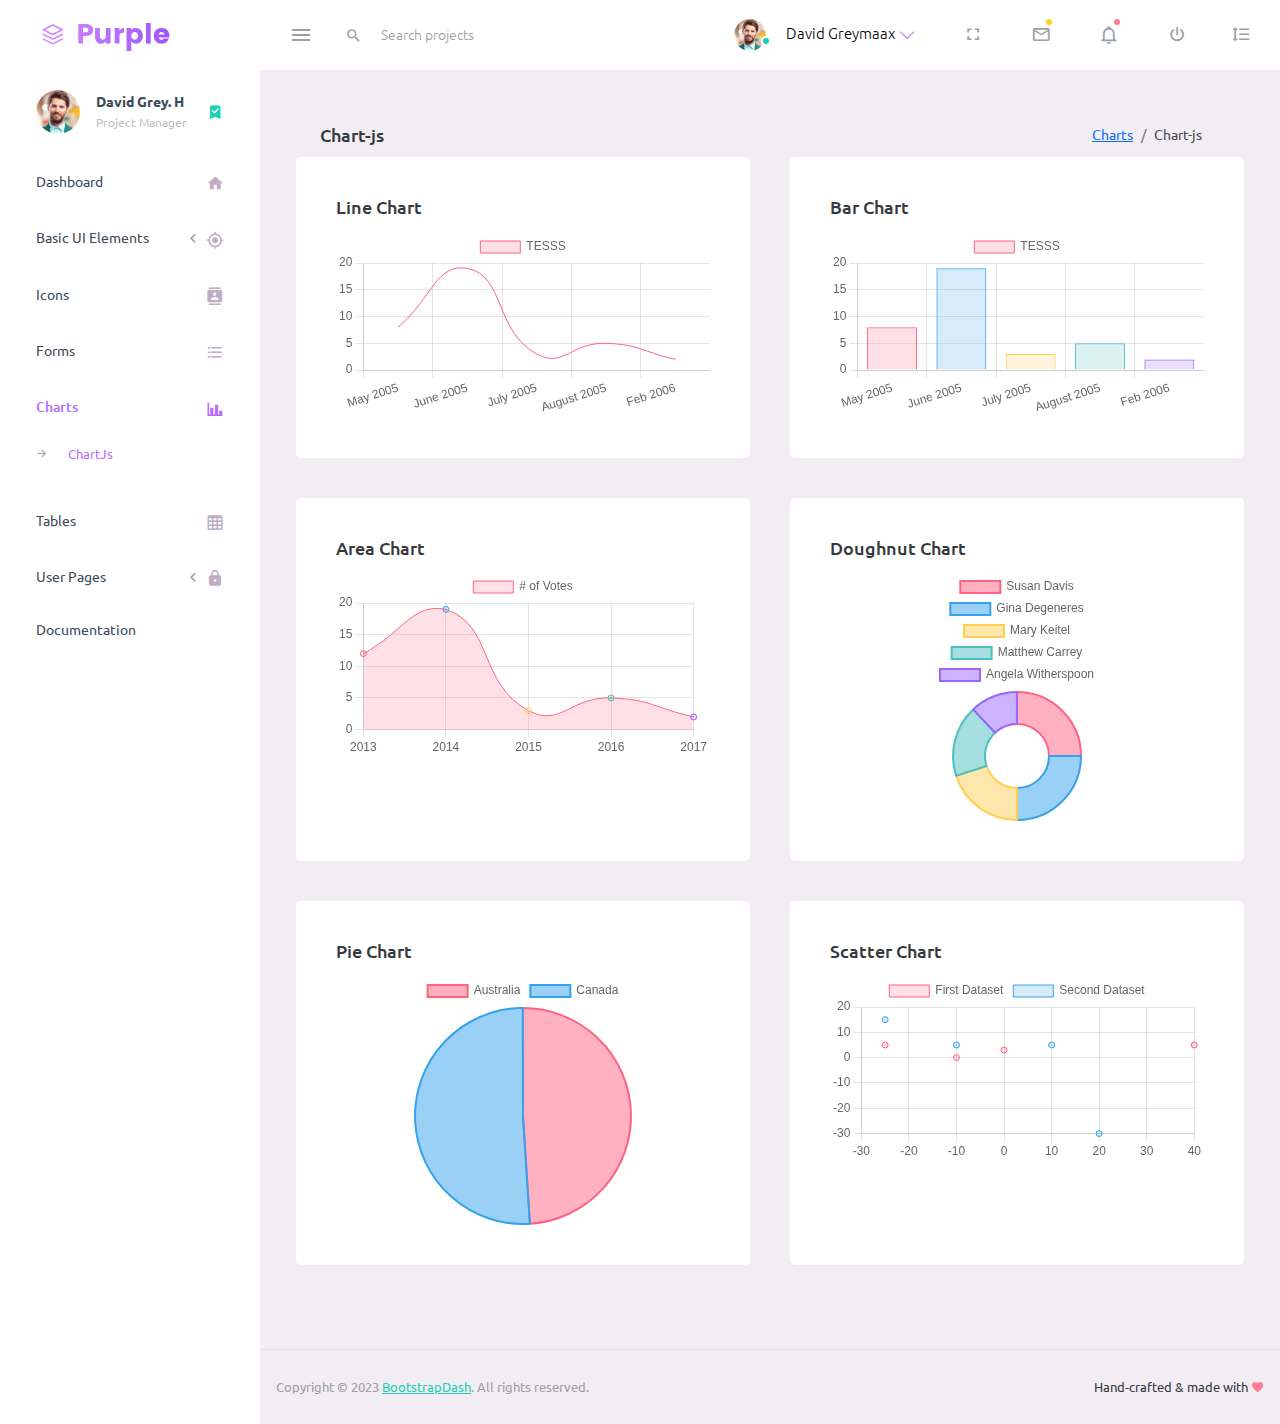
<file: public/adminkba/pages/charts/chartjs.html>
<!DOCTYPE html>
<html lang="en">
  <head>
    <!-- Required meta tags -->
    <meta charset="utf-8">
    <meta name="viewport" content="width=device-width, initial-scale=1, shrink-to-fit=no">
    <title>Purple Admin</title>
    <!-- plugins:css -->
    <link rel="stylesheet" href="../../assets/vendors/mdi/css/materialdesignicons.min.css">
    <link rel="stylesheet" href="../../assets/vendors/ti-icons/css/themify-icons.css">
    <link rel="stylesheet" href="../../assets/vendors/css/vendor.bundle.base.css">
    <link rel="stylesheet" href="../../assets/vendors/font-awesome/css/font-awesome.min.css">
    <!-- endinject -->
    <!-- Plugin css for this page -->
    <!-- End Plugin css for this page -->
    <!-- inject:css -->
    <!-- endinject -->
    <!-- Layout styles -->
    <link rel="stylesheet" href="../../assets/css/style.css">
    <!-- End layout styles -->
    <link rel="shortcut icon" href="../../assets/images/favicon.png" />
  </head>
  <body>
    <div class="container-scroller">
      <!-- partial:../../partials/_navbar.html -->
      <nav class="navbar default-layout-navbar col-lg-12 col-12 p-0 fixed-top d-flex flex-row">
        <div class="text-center navbar-brand-wrapper d-flex align-items-center justify-content-start">
          <a class="navbar-brand brand-logo" href="../../index.html"><img src="../../assets/images/logo.svg" alt="logo" /></a>
          <a class="navbar-brand brand-logo-mini" href="../../index.html"><img src="../../assets/images/logo-mini.svg" alt="logo" /></a>
        </div>
        <div class="navbar-menu-wrapper d-flex align-items-stretch">
          <button class="navbar-toggler navbar-toggler align-self-center" type="button" data-toggle="minimize">
            <span class="mdi mdi-menu"></span>
          </button>
          <div class="search-field d-none d-md-block">
            <form class="d-flex align-items-center h-100" action="#">
              <div class="input-group">
                <div class="input-group-prepend bg-transparent">
                  <i class="input-group-text border-0 mdi mdi-magnify"></i>
                </div>
                <input type="text" class="form-control bg-transparent border-0" placeholder="Search projects">
              </div>
            </form>
          </div>
          <ul class="navbar-nav navbar-nav-right">
            <li class="nav-item nav-profile dropdown">
              <a class="nav-link dropdown-toggle" id="profileDropdown" href="#" data-bs-toggle="dropdown" aria-expanded="false">
                <div class="nav-profile-img">
                  <img src="../../assets/images/faces/face1.jpg" alt="image">
                  <span class="availability-status online"></span>
                </div>
                <div class="nav-profile-text">
                  <p class="mb-1 text-black">David Greymaax</p>
                </div>
              </a>
              <div class="dropdown-menu navbar-dropdown" aria-labelledby="profileDropdown">
                <a class="dropdown-item" href="#">
                  <i class="mdi mdi-cached me-2 text-success"></i> Activity Log </a>
                <div class="dropdown-divider"></div>
                <a class="dropdown-item" href="#">
                  <i class="mdi mdi-logout me-2 text-primary"></i> Signout </a>
              </div>
            </li>
            <li class="nav-item d-none d-lg-block full-screen-link">
              <a class="nav-link">
                <i class="mdi mdi-fullscreen" id="fullscreen-button"></i>
              </a>
            </li>
            <li class="nav-item dropdown">
              <a class="nav-link count-indicator dropdown-toggle" id="messageDropdown" href="#" data-bs-toggle="dropdown" aria-expanded="false">
                <i class="mdi mdi-email-outline"></i>
                <span class="count-symbol bg-warning"></span>
              </a>
              <div class="dropdown-menu dropdown-menu-end navbar-dropdown preview-list" aria-labelledby="messageDropdown">
                <h6 class="p-3 mb-0">Messages</h6>
                <div class="dropdown-divider"></div>
                <a class="dropdown-item preview-item">
                  <div class="preview-thumbnail">
                    <img src="../../assets/images/faces/face4.jpg" alt="image" class="profile-pic">
                  </div>
                  <div class="preview-item-content d-flex align-items-start flex-column justify-content-center">
                    <h6 class="preview-subject ellipsis mb-1 font-weight-normal">Mark send you a message</h6>
                    <p class="text-gray mb-0"> 1 Minutes ago </p>
                  </div>
                </a>
                <div class="dropdown-divider"></div>
                <a class="dropdown-item preview-item">
                  <div class="preview-thumbnail">
                    <img src="../../assets/images/faces/face2.jpg" alt="image" class="profile-pic">
                  </div>
                  <div class="preview-item-content d-flex align-items-start flex-column justify-content-center">
                    <h6 class="preview-subject ellipsis mb-1 font-weight-normal">Cregh send you a message</h6>
                    <p class="text-gray mb-0"> 15 Minutes ago </p>
                  </div>
                </a>
                <div class="dropdown-divider"></div>
                <a class="dropdown-item preview-item">
                  <div class="preview-thumbnail">
                    <img src="../../assets/images/faces/face3.jpg" alt="image" class="profile-pic">
                  </div>
                  <div class="preview-item-content d-flex align-items-start flex-column justify-content-center">
                    <h6 class="preview-subject ellipsis mb-1 font-weight-normal">Profile picture updated</h6>
                    <p class="text-gray mb-0"> 18 Minutes ago </p>
                  </div>
                </a>
                <div class="dropdown-divider"></div>
                <h6 class="p-3 mb-0 text-center">4 new messages</h6>
              </div>
            </li>
            <li class="nav-item dropdown">
              <a class="nav-link count-indicator dropdown-toggle" id="notificationDropdown" href="#" data-bs-toggle="dropdown">
                <i class="mdi mdi-bell-outline"></i>
                <span class="count-symbol bg-danger"></span>
              </a>
              <div class="dropdown-menu dropdown-menu-end navbar-dropdown preview-list" aria-labelledby="notificationDropdown">
                <h6 class="p-3 mb-0">Notifications</h6>
                <div class="dropdown-divider"></div>
                <a class="dropdown-item preview-item">
                  <div class="preview-thumbnail">
                    <div class="preview-icon bg-success">
                      <i class="mdi mdi-calendar"></i>
                    </div>
                  </div>
                  <div class="preview-item-content d-flex align-items-start flex-column justify-content-center">
                    <h6 class="preview-subject font-weight-normal mb-1">Event today</h6>
                    <p class="text-gray ellipsis mb-0"> Just a reminder that you have an event today </p>
                  </div>
                </a>
                <div class="dropdown-divider"></div>
                <a class="dropdown-item preview-item">
                  <div class="preview-thumbnail">
                    <div class="preview-icon bg-warning">
                      <i class="mdi mdi-cog"></i>
                    </div>
                  </div>
                  <div class="preview-item-content d-flex align-items-start flex-column justify-content-center">
                    <h6 class="preview-subject font-weight-normal mb-1">Settings</h6>
                    <p class="text-gray ellipsis mb-0"> Update dashboard </p>
                  </div>
                </a>
                <div class="dropdown-divider"></div>
                <a class="dropdown-item preview-item">
                  <div class="preview-thumbnail">
                    <div class="preview-icon bg-info">
                      <i class="mdi mdi-link-variant"></i>
                    </div>
                  </div>
                  <div class="preview-item-content d-flex align-items-start flex-column justify-content-center">
                    <h6 class="preview-subject font-weight-normal mb-1">Launch Admin</h6>
                    <p class="text-gray ellipsis mb-0"> New admin wow! </p>
                  </div>
                </a>
                <div class="dropdown-divider"></div>
                <h6 class="p-3 mb-0 text-center">See all notifications</h6>
              </div>
            </li>
            <li class="nav-item nav-logout d-none d-lg-block">
              <a class="nav-link" href="#">
                <i class="mdi mdi-power"></i>
              </a>
            </li>
            <li class="nav-item nav-settings d-none d-lg-block">
              <a class="nav-link" href="#">
                <i class="mdi mdi-format-line-spacing"></i>
              </a>
            </li>
          </ul>
          <button class="navbar-toggler navbar-toggler-right d-lg-none align-self-center" type="button" data-toggle="offcanvas">
            <span class="mdi mdi-menu"></span>
          </button>
        </div>
      </nav>
      <!-- partial -->
      <div class="container-fluid page-body-wrapper">
        <!-- partial:../../partials/_sidebar.html -->
        <nav class="sidebar sidebar-offcanvas" id="sidebar">
          <ul class="nav">
            <li class="nav-item nav-profile">
              <a href="#" class="nav-link">
                <div class="nav-profile-image">
                  <img src="../../assets/images/faces/face1.jpg" alt="profile" />
                  <span class="login-status online"></span>
                  <!--change to offline or busy as needed-->
                </div>
                <div class="nav-profile-text d-flex flex-column">
                  <span class="font-weight-bold mb-2">David Grey. H</span>
                  <span class="text-secondary text-small">Project Manager</span>
                </div>
                <i class="mdi mdi-bookmark-check text-success nav-profile-badge"></i>
              </a>
            </li>
            <li class="nav-item">
              <a class="nav-link" href="../../index.html">
                <span class="menu-title">Dashboard</span>
                <i class="mdi mdi-home menu-icon"></i>
              </a>
            </li>
            <li class="nav-item">
              <a class="nav-link" data-bs-toggle="collapse" href="#ui-basic" aria-expanded="false" aria-controls="ui-basic">
                <span class="menu-title">Basic UI Elements</span>
                <i class="menu-arrow"></i>
                <i class="mdi mdi-crosshairs-gps menu-icon"></i>
              </a>
              <div class="collapse" id="ui-basic">
                <ul class="nav flex-column sub-menu">
                  <li class="nav-item">
                    <a class="nav-link" href="../../pages/ui-features/buttons.html">Buttons</a>
                  </li>
                  <li class="nav-item">
                    <a class="nav-link" href="../../pages/ui-features/dropdowns.html">Dropdowns</a>
                  </li>
                  <li class="nav-item">
                    <a class="nav-link" href="../../pages/ui-features/typography.html">Typography</a>
                  </li>
                </ul>
              </div>
            </li>
            <li class="nav-item">
              <a class="nav-link" data-bs-toggle="collapse" href="#icons" aria-expanded="false" aria-controls="icons">
                <span class="menu-title">Icons</span>
                <i class="mdi mdi-contacts menu-icon"></i>
              </a>
              <div class="collapse" id="icons">
                <ul class="nav flex-column sub-menu">
                  <li class="nav-item">
                    <a class="nav-link" href="../../pages/icons/font-awesome.html">Font Awesome</a>
                  </li>
                </ul>
              </div>
            </li>
            <li class="nav-item">
              <a class="nav-link" data-bs-toggle="collapse" href="#forms" aria-expanded="false" aria-controls="forms">
                <span class="menu-title">Forms</span>
                <i class="mdi mdi-format-list-bulleted menu-icon"></i>
              </a>
              <div class="collapse" id="forms">
                <ul class="nav flex-column sub-menu">
                  <li class="nav-item">
                    <a class="nav-link" href="../../pages/forms/basic_elements.html">Form Elements</a>
                  </li>
                </ul>
              </div>
            </li>
            <li class="nav-item">
              <a class="nav-link" data-bs-toggle="collapse" href="#charts" aria-expanded="false" aria-controls="charts">
                <span class="menu-title">Charts</span>
                <i class="mdi mdi-chart-bar menu-icon"></i>
              </a>
              <div class="collapse" id="charts">
                <ul class="nav flex-column sub-menu">
                  <li class="nav-item">
                    <a class="nav-link" href="../../pages/charts/chartjs.html">ChartJs</a>
                  </li>
                </ul>
              </div>
            </li>
            <li class="nav-item">
              <a class="nav-link" data-bs-toggle="collapse" href="#tables" aria-expanded="false" aria-controls="tables">
                <span class="menu-title">Tables</span>
                <i class="mdi mdi-table-large menu-icon"></i>
              </a>
              <div class="collapse" id="tables">
                <ul class="nav flex-column sub-menu">
                  <li class="nav-item">
                    <a class="nav-link" href="../../pages/tables/basic-table.html">Basic table</a>
                  </li>
                </ul>
              </div>
            </li>
            <li class="nav-item">
              <a class="nav-link" data-bs-toggle="collapse" href="#auth" aria-expanded="false" aria-controls="auth">
                <span class="menu-title">User Pages</span>
                <i class="menu-arrow"></i>
                <i class="mdi mdi-lock menu-icon"></i>
              </a>
              <div class="collapse" id="auth">
                <ul class="nav flex-column sub-menu">
                  <li class="nav-item">
                    <a class="nav-link" href="../../pages/samples/blank-page.html"> Blank Page </a>
                  </li>
                  <li class="nav-item">
                    <a class="nav-link" href="../../pages/samples/login.html"> Login </a>
                  </li>
                  <li class="nav-item">
                    <a class="nav-link" href="../../pages/samples/register.html"> Register </a>
                  </li>
                  <li class="nav-item">
                    <a class="nav-link" href="../../pages/samples/error-404.html"> 404 </a>
                  </li>
                  <li class="nav-item">
                    <a class="nav-link" href="../../pages/samples/error-500.html"> 500 </a>
                  </li>
                </ul>
              </div>
            </li>
            <li class="nav-item">
              <a class="nav-link" href="../../docs/documentation.html" target="_blank">
                <span class="menu-title">Documentation</span>
                <i class="mdi mdi-file-document-box menu-icon"></i>
              </a>
            </li>
          </ul>
        </nav>
        <!-- partial -->
        <div class="main-panel">
          <div class="content-wrapper">
            <div class="page-header">
              <h3 class="page-title"> Chart-js </h3>
              <nav aria-label="breadcrumb">
                <ol class="breadcrumb">
                  <li class="breadcrumb-item"><a href="#">Charts</a></li>
                  <li class="breadcrumb-item active" aria-current="page">Chart-js</li>
                </ol>
              </nav>
            </div>
            <div class="row">
              <div class="col-lg-6 grid-margin stretch-card">
                <div class="card">
                  <div class="card-body">
                    <h4 class="card-title">Line chart</h4>
                    <canvas id="lineChart" style="height:250px"></canvas>
                  </div>
                </div>
              </div>
              <div class="col-lg-6 grid-margin stretch-card">
                <div class="card">
                  <div class="card-body">
                    <h4 class="card-title">Bar chart</h4>
                    <canvas id="barChart" style="height:230px"></canvas>
                  </div>
                </div>
              </div>
            </div>
            <div class="row">
              <div class="col-lg-6 grid-margin stretch-card">
                <div class="card">
                  <div class="card-body">
                    <h4 class="card-title">Area chart</h4>
                    <canvas id="areaChart" style="height:250px"></canvas>
                  </div>
                </div>
              </div>
              <div class="col-lg-6 grid-margin stretch-card">
                <div class="card">
                  <div class="card-body">
                    <h4 class="card-title">Doughnut chart</h4>
                    <div class="doughnutjs-wrapper d-flex justify-content-center">
                      <canvas id="doughnutChart"></canvas>
                    </div>
                  </div>
                </div>
              </div>
            </div>
            <div class="row">
              <div class="col-lg-6 grid-margin stretch-card">
                <div class="card">
                  <div class="card-body">
                    <h4 class="card-title">Pie chart</h4>
                    <div class="doughnutjs-wrapper d-flex justify-content-center">
                      <canvas id="pieChart"></canvas>
                    </div>
                  </div>
                </div>
              </div>
              <div class="col-lg-6 grid-margin stretch-card">
                <div class="card">
                  <div class="card-body">
                    <h4 class="card-title">Scatter chart</h4>
                    <canvas id="scatterChart" style="height:250px"></canvas>
                  </div>
                </div>
              </div>
            </div>
          </div>
          <!-- content-wrapper ends -->
          <!-- partial:../../partials/_footer.html -->
          <footer class="footer">
            <div class="d-sm-flex justify-content-center justify-content-sm-between">
              <span class="text-muted text-center text-sm-left d-block d-sm-inline-block">Copyright © 2023 <a href="https://www.bootstrapdash.com/" target="_blank">BootstrapDash</a>. All rights reserved.</span>
              <span class="float-none float-sm-right d-block mt-1 mt-sm-0 text-center">Hand-crafted & made with <i class="mdi mdi-heart text-danger"></i></span>
            </div>
          </footer>
          <!-- partial -->
        </div>
        <!-- main-panel ends -->
      </div>
      <!-- page-body-wrapper ends -->
    </div>
    <!-- container-scroller -->
    <!-- plugins:js -->
    <script src="../../assets/vendors/js/vendor.bundle.base.js"></script>
    <!-- endinject -->
    <!-- Plugin js for this page -->
    <script src="../../assets/vendors/chart.js/chart.umd.js"></script>
    <!-- End plugin js for this page -->
    <!-- inject:js -->
    <script src="../../assets/js/off-canvas.js"></script>
    <script src="../../assets/js/misc.js"></script>
    <script src="../../assets/js/settings.js"></script>
    <script src="../../assets/js/todolist.js"></script>
    <script src="../../assets/js/jquery.cookie.js"></script>
    <!-- endinject -->
    <!-- Custom js for this page -->
    <script src="../../assets/js/chart.js"></script>
    <!-- End custom js for this page -->
  </body>
</html>
</file>
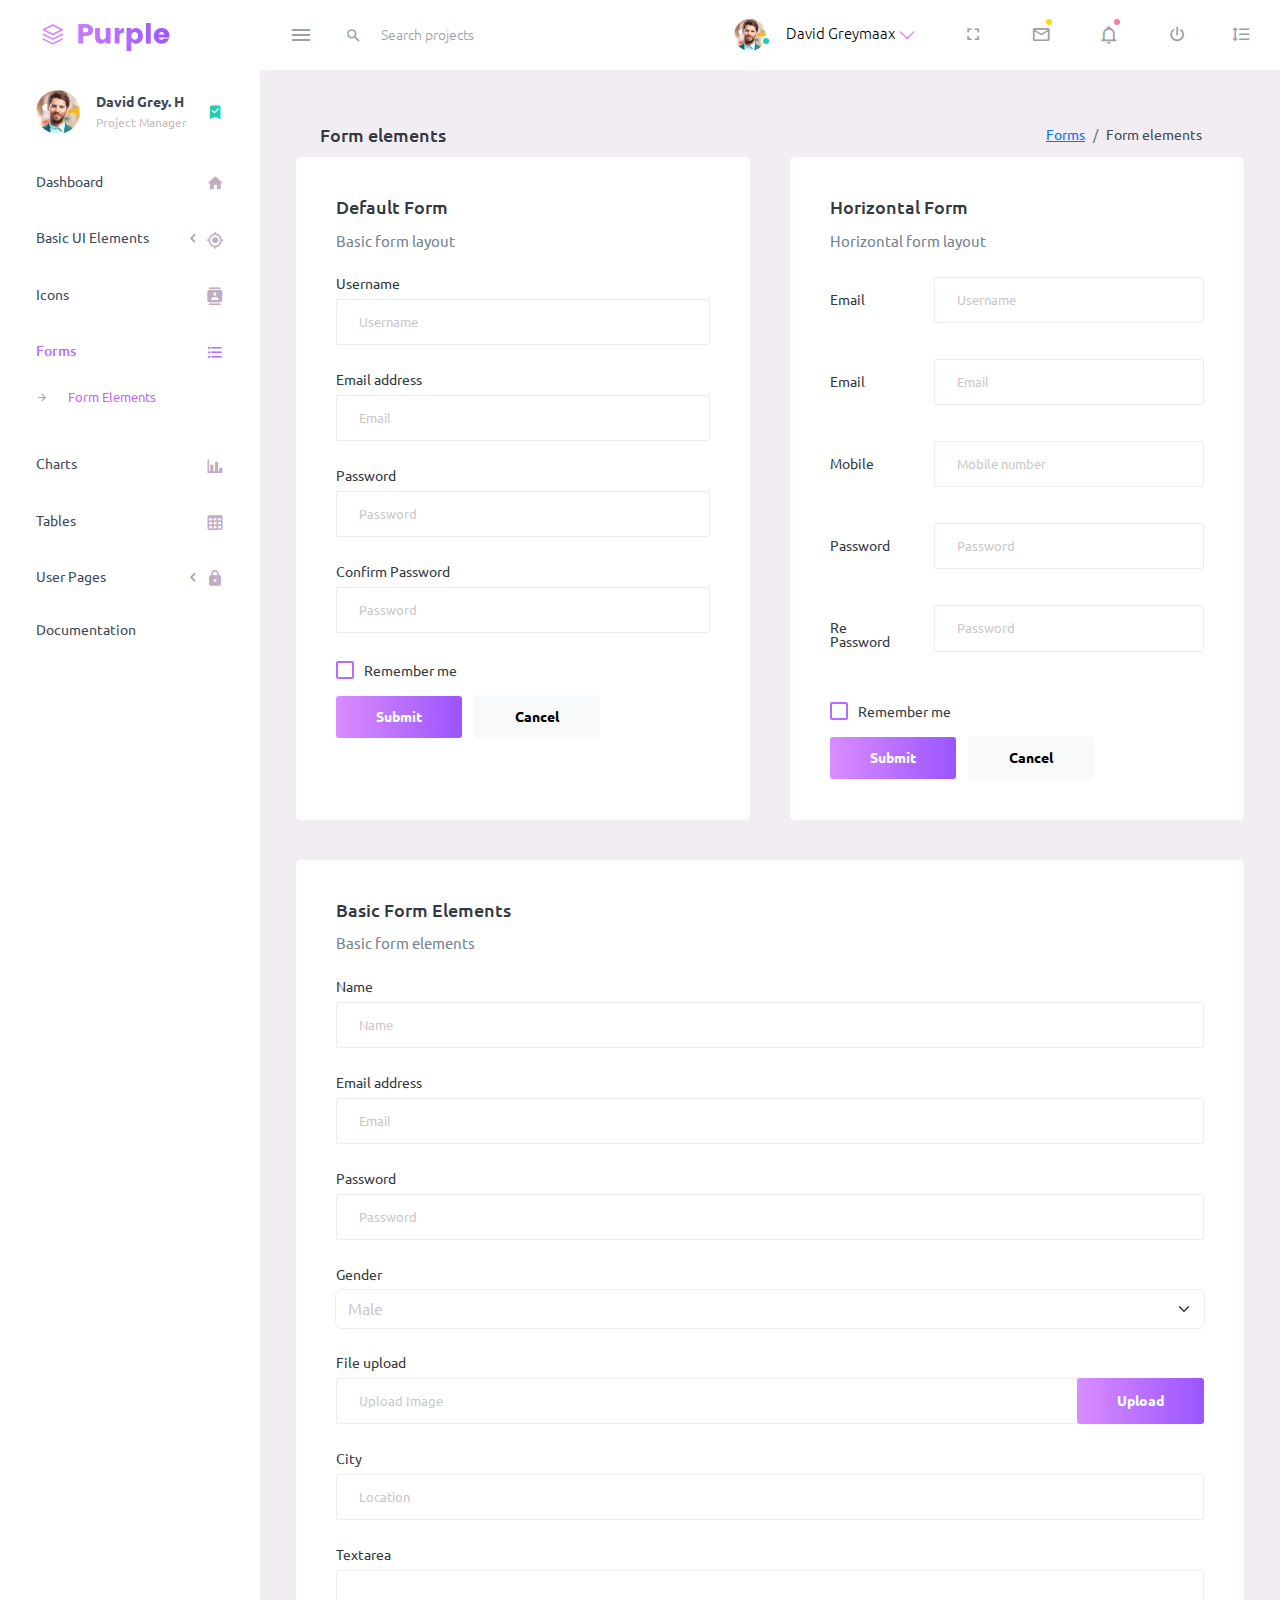
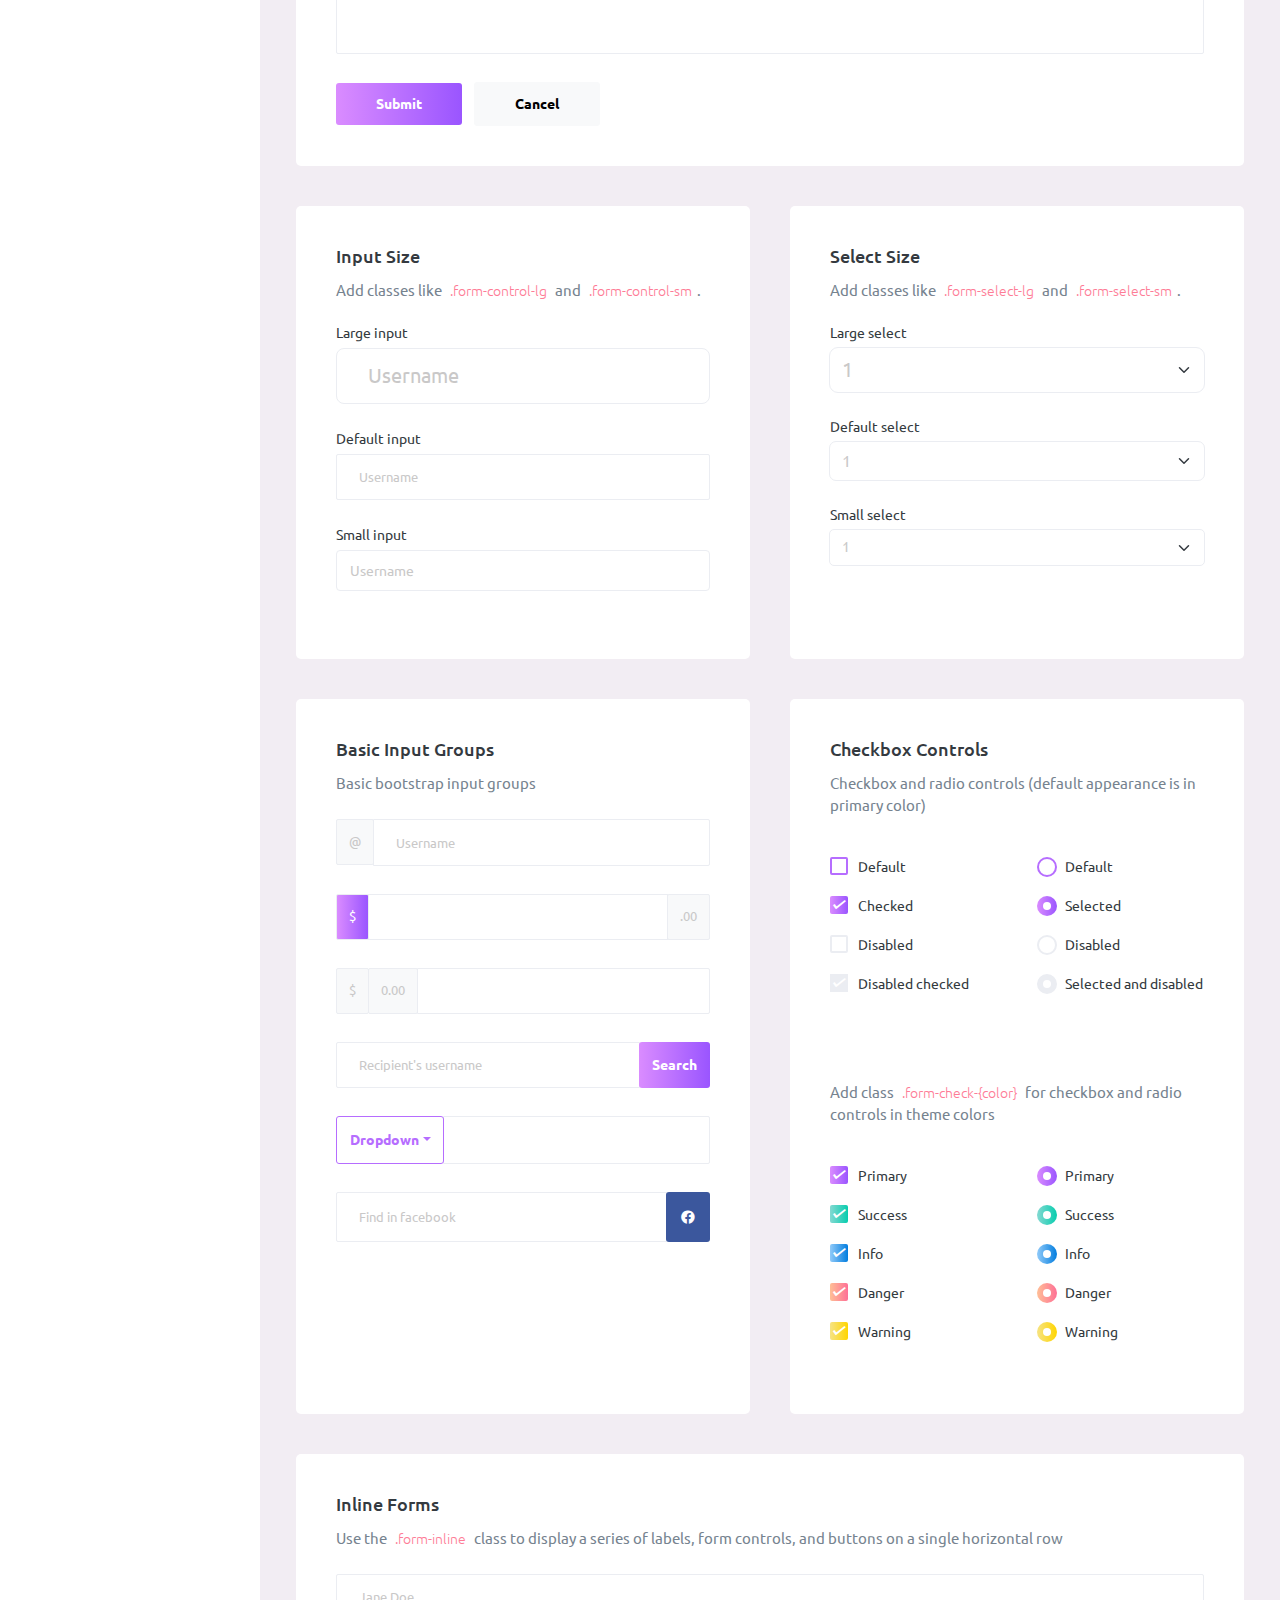
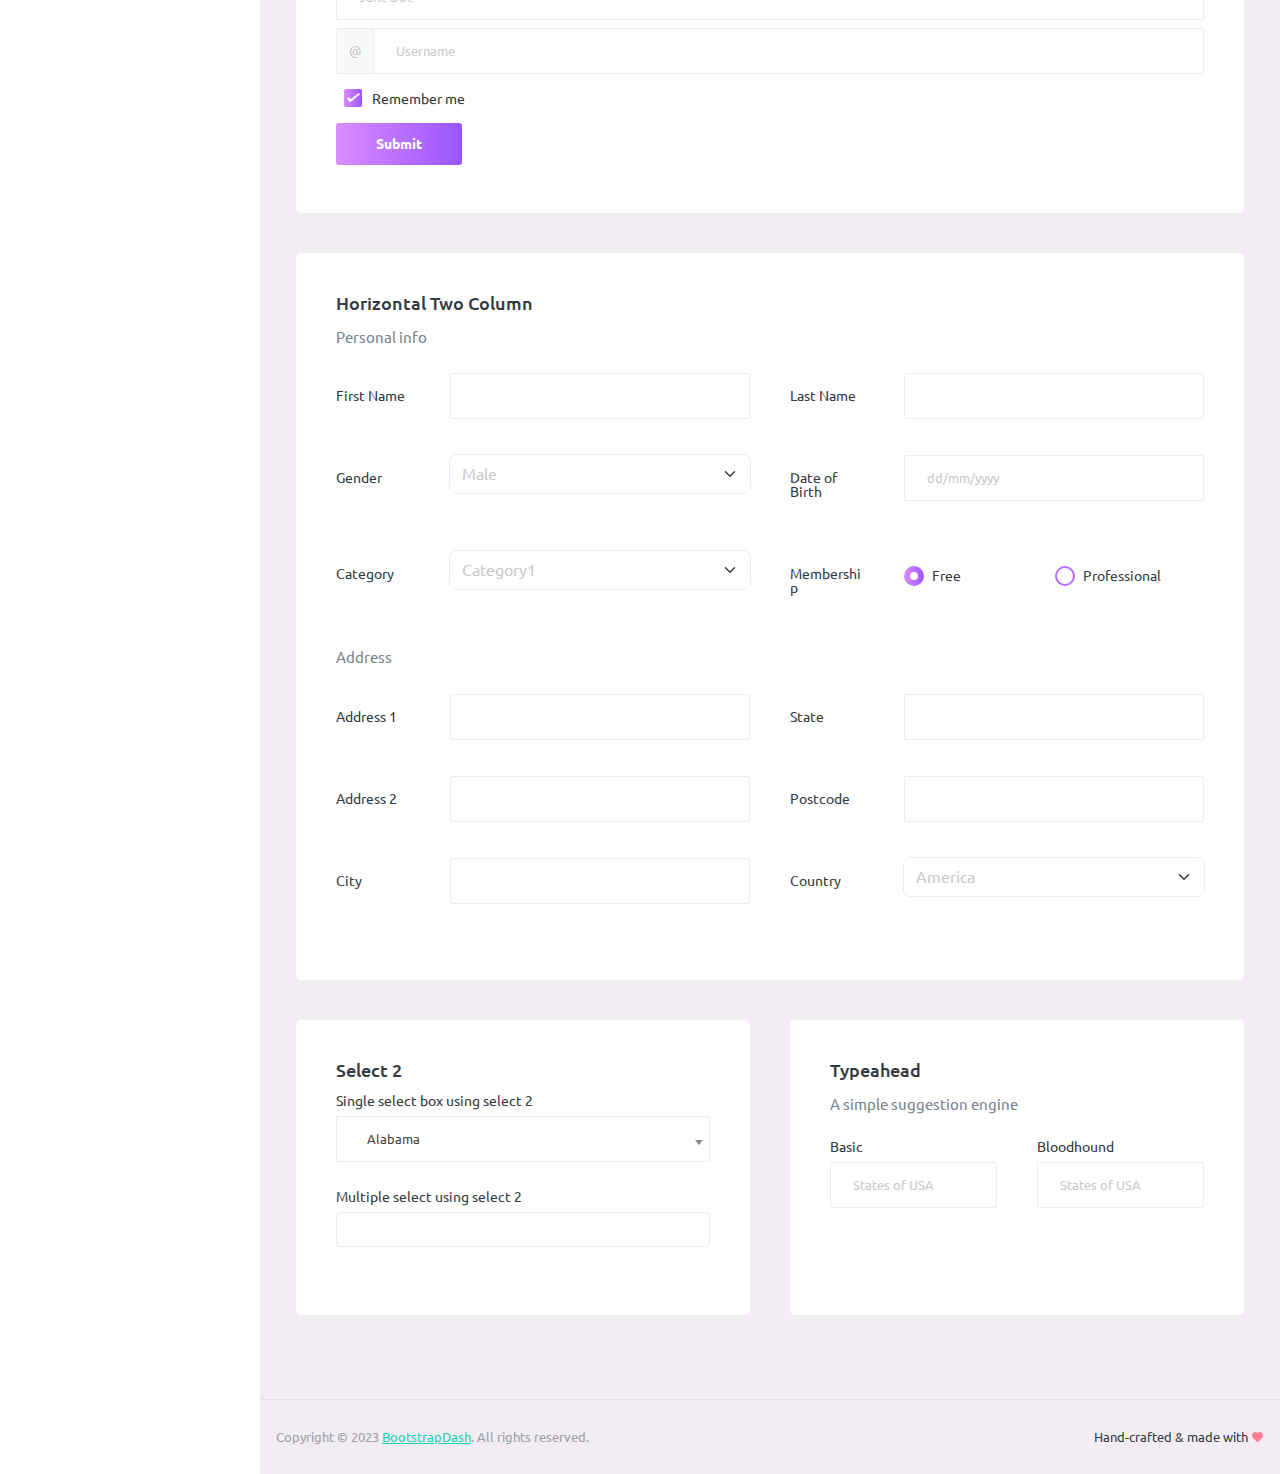
<file: public/adminkba/pages/forms/basic_elements.html>
<!DOCTYPE html>
<html lang="en">
  <head>
    <!-- Required meta tags -->
    <meta charset="utf-8">
    <meta name="viewport" content="width=device-width, initial-scale=1, shrink-to-fit=no">
    <title>Purple Admin</title>
    <!-- plugins:css -->
    <link rel="stylesheet" href="../../assets/vendors/mdi/css/materialdesignicons.min.css">
    <link rel="stylesheet" href="../../assets/vendors/ti-icons/css/themify-icons.css">
    <link rel="stylesheet" href="../../assets/vendors/css/vendor.bundle.base.css">
    <link rel="stylesheet" href="../../assets/vendors/font-awesome/css/font-awesome.min.css">
    <!-- endinject -->
    <!-- Plugin css for this page -->
    <link rel="stylesheet" href="../../assets/vendors/select2/select2.min.css">
    <link rel="stylesheet" href="../../assets/vendors/select2-bootstrap-theme/select2-bootstrap.min.css">
    <!-- End plugin css for this page -->
    <!-- inject:css -->
    <!-- endinject -->
    <!-- Layout styles -->
    <link rel="stylesheet" href="../../assets/css/style.css">
    <!-- End layout styles -->
    <link rel="shortcut icon" href="../../assets/images/favicon.png" />
  </head>
  <body>
    <div class="container-scroller">
      <!-- partial:../../partials/_navbar.html -->
      <nav class="navbar default-layout-navbar col-lg-12 col-12 p-0 fixed-top d-flex flex-row">
        <div class="text-center navbar-brand-wrapper d-flex align-items-center justify-content-start">
          <a class="navbar-brand brand-logo" href="../../index.html"><img src="../../assets/images/logo.svg" alt="logo" /></a>
          <a class="navbar-brand brand-logo-mini" href="../../index.html"><img src="../../assets/images/logo-mini.svg" alt="logo" /></a>
        </div>
        <div class="navbar-menu-wrapper d-flex align-items-stretch">
          <button class="navbar-toggler navbar-toggler align-self-center" type="button" data-toggle="minimize">
            <span class="mdi mdi-menu"></span>
          </button>
          <div class="search-field d-none d-md-block">
            <form class="d-flex align-items-center h-100" action="#">
              <div class="input-group">
                <div class="input-group-prepend bg-transparent">
                  <i class="input-group-text border-0 mdi mdi-magnify"></i>
                </div>
                <input type="text" class="form-control bg-transparent border-0" placeholder="Search projects">
              </div>
            </form>
          </div>
          <ul class="navbar-nav navbar-nav-right">
            <li class="nav-item nav-profile dropdown">
              <a class="nav-link dropdown-toggle" id="profileDropdown" href="#" data-bs-toggle="dropdown" aria-expanded="false">
                <div class="nav-profile-img">
                  <img src="../../assets/images/faces/face1.jpg" alt="image">
                  <span class="availability-status online"></span>
                </div>
                <div class="nav-profile-text">
                  <p class="mb-1 text-black">David Greymaax</p>
                </div>
              </a>
              <div class="dropdown-menu navbar-dropdown" aria-labelledby="profileDropdown">
                <a class="dropdown-item" href="#">
                  <i class="mdi mdi-cached me-2 text-success"></i> Activity Log </a>
                <div class="dropdown-divider"></div>
                <a class="dropdown-item" href="#">
                  <i class="mdi mdi-logout me-2 text-primary"></i> Signout </a>
              </div>
            </li>
            <li class="nav-item d-none d-lg-block full-screen-link">
              <a class="nav-link">
                <i class="mdi mdi-fullscreen" id="fullscreen-button"></i>
              </a>
            </li>
            <li class="nav-item dropdown">
              <a class="nav-link count-indicator dropdown-toggle" id="messageDropdown" href="#" data-bs-toggle="dropdown" aria-expanded="false">
                <i class="mdi mdi-email-outline"></i>
                <span class="count-symbol bg-warning"></span>
              </a>
              <div class="dropdown-menu dropdown-menu-end navbar-dropdown preview-list" aria-labelledby="messageDropdown">
                <h6 class="p-3 mb-0">Messages</h6>
                <div class="dropdown-divider"></div>
                <a class="dropdown-item preview-item">
                  <div class="preview-thumbnail">
                    <img src="../../assets/images/faces/face4.jpg" alt="image" class="profile-pic">
                  </div>
                  <div class="preview-item-content d-flex align-items-start flex-column justify-content-center">
                    <h6 class="preview-subject ellipsis mb-1 font-weight-normal">Mark send you a message</h6>
                    <p class="text-gray mb-0"> 1 Minutes ago </p>
                  </div>
                </a>
                <div class="dropdown-divider"></div>
                <a class="dropdown-item preview-item">
                  <div class="preview-thumbnail">
                    <img src="../../assets/images/faces/face2.jpg" alt="image" class="profile-pic">
                  </div>
                  <div class="preview-item-content d-flex align-items-start flex-column justify-content-center">
                    <h6 class="preview-subject ellipsis mb-1 font-weight-normal">Cregh send you a message</h6>
                    <p class="text-gray mb-0"> 15 Minutes ago </p>
                  </div>
                </a>
                <div class="dropdown-divider"></div>
                <a class="dropdown-item preview-item">
                  <div class="preview-thumbnail">
                    <img src="../../assets/images/faces/face3.jpg" alt="image" class="profile-pic">
                  </div>
                  <div class="preview-item-content d-flex align-items-start flex-column justify-content-center">
                    <h6 class="preview-subject ellipsis mb-1 font-weight-normal">Profile picture updated</h6>
                    <p class="text-gray mb-0"> 18 Minutes ago </p>
                  </div>
                </a>
                <div class="dropdown-divider"></div>
                <h6 class="p-3 mb-0 text-center">4 new messages</h6>
              </div>
            </li>
            <li class="nav-item dropdown">
              <a class="nav-link count-indicator dropdown-toggle" id="notificationDropdown" href="#" data-bs-toggle="dropdown">
                <i class="mdi mdi-bell-outline"></i>
                <span class="count-symbol bg-danger"></span>
              </a>
              <div class="dropdown-menu dropdown-menu-end navbar-dropdown preview-list" aria-labelledby="notificationDropdown">
                <h6 class="p-3 mb-0">Notifications</h6>
                <div class="dropdown-divider"></div>
                <a class="dropdown-item preview-item">
                  <div class="preview-thumbnail">
                    <div class="preview-icon bg-success">
                      <i class="mdi mdi-calendar"></i>
                    </div>
                  </div>
                  <div class="preview-item-content d-flex align-items-start flex-column justify-content-center">
                    <h6 class="preview-subject font-weight-normal mb-1">Event today</h6>
                    <p class="text-gray ellipsis mb-0"> Just a reminder that you have an event today </p>
                  </div>
                </a>
                <div class="dropdown-divider"></div>
                <a class="dropdown-item preview-item">
                  <div class="preview-thumbnail">
                    <div class="preview-icon bg-warning">
                      <i class="mdi mdi-cog"></i>
                    </div>
                  </div>
                  <div class="preview-item-content d-flex align-items-start flex-column justify-content-center">
                    <h6 class="preview-subject font-weight-normal mb-1">Settings</h6>
                    <p class="text-gray ellipsis mb-0"> Update dashboard </p>
                  </div>
                </a>
                <div class="dropdown-divider"></div>
                <a class="dropdown-item preview-item">
                  <div class="preview-thumbnail">
                    <div class="preview-icon bg-info">
                      <i class="mdi mdi-link-variant"></i>
                    </div>
                  </div>
                  <div class="preview-item-content d-flex align-items-start flex-column justify-content-center">
                    <h6 class="preview-subject font-weight-normal mb-1">Launch Admin</h6>
                    <p class="text-gray ellipsis mb-0"> New admin wow! </p>
                  </div>
                </a>
                <div class="dropdown-divider"></div>
                <h6 class="p-3 mb-0 text-center">See all notifications</h6>
              </div>
            </li>
            <li class="nav-item nav-logout d-none d-lg-block">
              <a class="nav-link" href="#">
                <i class="mdi mdi-power"></i>
              </a>
            </li>
            <li class="nav-item nav-settings d-none d-lg-block">
              <a class="nav-link" href="#">
                <i class="mdi mdi-format-line-spacing"></i>
              </a>
            </li>
          </ul>
          <button class="navbar-toggler navbar-toggler-right d-lg-none align-self-center" type="button" data-toggle="offcanvas">
            <span class="mdi mdi-menu"></span>
          </button>
        </div>
      </nav>
      <!-- partial -->
      <div class="container-fluid page-body-wrapper">
        <!-- partial:../../partials/_sidebar.html -->
        <nav class="sidebar sidebar-offcanvas" id="sidebar">
          <ul class="nav">
            <li class="nav-item nav-profile">
              <a href="#" class="nav-link">
                <div class="nav-profile-image">
                  <img src="../../assets/images/faces/face1.jpg" alt="profile" />
                  <span class="login-status online"></span>
                  <!--change to offline or busy as needed-->
                </div>
                <div class="nav-profile-text d-flex flex-column">
                  <span class="font-weight-bold mb-2">David Grey. H</span>
                  <span class="text-secondary text-small">Project Manager</span>
                </div>
                <i class="mdi mdi-bookmark-check text-success nav-profile-badge"></i>
              </a>
            </li>
            <li class="nav-item">
              <a class="nav-link" href="../../index.html">
                <span class="menu-title">Dashboard</span>
                <i class="mdi mdi-home menu-icon"></i>
              </a>
            </li>
            <li class="nav-item">
              <a class="nav-link" data-bs-toggle="collapse" href="#ui-basic" aria-expanded="false" aria-controls="ui-basic">
                <span class="menu-title">Basic UI Elements</span>
                <i class="menu-arrow"></i>
                <i class="mdi mdi-crosshairs-gps menu-icon"></i>
              </a>
              <div class="collapse" id="ui-basic">
                <ul class="nav flex-column sub-menu">
                  <li class="nav-item">
                    <a class="nav-link" href="../../pages/ui-features/buttons.html">Buttons</a>
                  </li>
                  <li class="nav-item">
                    <a class="nav-link" href="../../pages/ui-features/dropdowns.html">Dropdowns</a>
                  </li>
                  <li class="nav-item">
                    <a class="nav-link" href="../../pages/ui-features/typography.html">Typography</a>
                  </li>
                </ul>
              </div>
            </li>
            <li class="nav-item">
              <a class="nav-link" data-bs-toggle="collapse" href="#icons" aria-expanded="false" aria-controls="icons">
                <span class="menu-title">Icons</span>
                <i class="mdi mdi-contacts menu-icon"></i>
              </a>
              <div class="collapse" id="icons">
                <ul class="nav flex-column sub-menu">
                  <li class="nav-item">
                    <a class="nav-link" href="../../pages/icons/font-awesome.html">Font Awesome</a>
                  </li>
                </ul>
              </div>
            </li>
            <li class="nav-item">
              <a class="nav-link" data-bs-toggle="collapse" href="#forms" aria-expanded="false" aria-controls="forms">
                <span class="menu-title">Forms</span>
                <i class="mdi mdi-format-list-bulleted menu-icon"></i>
              </a>
              <div class="collapse" id="forms">
                <ul class="nav flex-column sub-menu">
                  <li class="nav-item">
                    <a class="nav-link" href="../../pages/forms/basic_elements.html">Form Elements</a>
                  </li>
                </ul>
              </div>
            </li>
            <li class="nav-item">
              <a class="nav-link" data-bs-toggle="collapse" href="#charts" aria-expanded="false" aria-controls="charts">
                <span class="menu-title">Charts</span>
                <i class="mdi mdi-chart-bar menu-icon"></i>
              </a>
              <div class="collapse" id="charts">
                <ul class="nav flex-column sub-menu">
                  <li class="nav-item">
                    <a class="nav-link" href="../../pages/charts/chartjs.html">ChartJs</a>
                  </li>
                </ul>
              </div>
            </li>
            <li class="nav-item">
              <a class="nav-link" data-bs-toggle="collapse" href="#tables" aria-expanded="false" aria-controls="tables">
                <span class="menu-title">Tables</span>
                <i class="mdi mdi-table-large menu-icon"></i>
              </a>
              <div class="collapse" id="tables">
                <ul class="nav flex-column sub-menu">
                  <li class="nav-item">
                    <a class="nav-link" href="../../pages/tables/basic-table.html">Basic table</a>
                  </li>
                </ul>
              </div>
            </li>
            <li class="nav-item">
              <a class="nav-link" data-bs-toggle="collapse" href="#auth" aria-expanded="false" aria-controls="auth">
                <span class="menu-title">User Pages</span>
                <i class="menu-arrow"></i>
                <i class="mdi mdi-lock menu-icon"></i>
              </a>
              <div class="collapse" id="auth">
                <ul class="nav flex-column sub-menu">
                  <li class="nav-item">
                    <a class="nav-link" href="../../pages/samples/blank-page.html"> Blank Page </a>
                  </li>
                  <li class="nav-item">
                    <a class="nav-link" href="../../pages/samples/login.html"> Login </a>
                  </li>
                  <li class="nav-item">
                    <a class="nav-link" href="../../pages/samples/register.html"> Register </a>
                  </li>
                  <li class="nav-item">
                    <a class="nav-link" href="../../pages/samples/error-404.html"> 404 </a>
                  </li>
                  <li class="nav-item">
                    <a class="nav-link" href="../../pages/samples/error-500.html"> 500 </a>
                  </li>
                </ul>
              </div>
            </li>
            <li class="nav-item">
              <a class="nav-link" href="../../docs/documentation.html" target="_blank">
                <span class="menu-title">Documentation</span>
                <i class="mdi mdi-file-document-box menu-icon"></i>
              </a>
            </li>
          </ul>
        </nav>
        <!-- partial -->
        <div class="main-panel">
          <div class="content-wrapper">
            <div class="page-header">
              <h3 class="page-title"> Form elements </h3>
              <nav aria-label="breadcrumb">
                <ol class="breadcrumb">
                  <li class="breadcrumb-item"><a href="#">Forms</a></li>
                  <li class="breadcrumb-item active" aria-current="page">Form elements</li>
                </ol>
              </nav>
            </div>
            <div class="row">
              <div class="col-md-6 grid-margin stretch-card">
                <div class="card">
                  <div class="card-body">
                    <h4 class="card-title">Default form</h4>
                    <p class="card-description"> Basic form layout </p>
                    <form class="forms-sample">
                      <div class="form-group">
                        <label for="exampleInputUsername1">Username</label>
                        <input type="text" class="form-control" id="exampleInputUsername1" placeholder="Username">
                      </div>
                      <div class="form-group">
                        <label for="exampleInputEmail1">Email address</label>
                        <input type="email" class="form-control" id="exampleInputEmail1" placeholder="Email">
                      </div>
                      <div class="form-group">
                        <label for="exampleInputPassword1">Password</label>
                        <input type="password" class="form-control" id="exampleInputPassword1" placeholder="Password">
                      </div>
                      <div class="form-group">
                        <label for="exampleInputConfirmPassword1">Confirm Password</label>
                        <input type="password" class="form-control" id="exampleInputConfirmPassword1" placeholder="Password">
                      </div>
                      <div class="form-check form-check-flat form-check-primary">
                        <label class="form-check-label">
                          <input type="checkbox" class="form-check-input"> Remember me </label>
                      </div>
                      <button type="submit" class="btn btn-gradient-primary me-2">Submit</button>
                      <button class="btn btn-light">Cancel</button>
                    </form>
                  </div>
                </div>
              </div>
              <div class="col-md-6 grid-margin stretch-card">
                <div class="card">
                  <div class="card-body">
                    <h4 class="card-title">Horizontal Form</h4>
                    <p class="card-description"> Horizontal form layout </p>
                    <form class="forms-sample">
                      <div class="form-group row">
                        <label for="exampleInputUsername2" class="col-sm-3 col-form-label">Email</label>
                        <div class="col-sm-9">
                          <input type="text" class="form-control" id="exampleInputUsername2" placeholder="Username">
                        </div>
                      </div>
                      <div class="form-group row">
                        <label for="exampleInputEmail2" class="col-sm-3 col-form-label">Email</label>
                        <div class="col-sm-9">
                          <input type="email" class="form-control" id="exampleInputEmail2" placeholder="Email">
                        </div>
                      </div>
                      <div class="form-group row">
                        <label for="exampleInputMobile" class="col-sm-3 col-form-label">Mobile</label>
                        <div class="col-sm-9">
                          <input type="text" class="form-control" id="exampleInputMobile" placeholder="Mobile number">
                        </div>
                      </div>
                      <div class="form-group row">
                        <label for="exampleInputPassword2" class="col-sm-3 col-form-label">Password</label>
                        <div class="col-sm-9">
                          <input type="password" class="form-control" id="exampleInputPassword2" placeholder="Password">
                        </div>
                      </div>
                      <div class="form-group row">
                        <label for="exampleInputConfirmPassword2" class="col-sm-3 col-form-label">Re Password</label>
                        <div class="col-sm-9">
                          <input type="password" class="form-control" id="exampleInputConfirmPassword2" placeholder="Password">
                        </div>
                      </div>
                      <div class="form-check form-check-flat form-check-primary">
                        <label class="form-check-label">
                          <input type="checkbox" class="form-check-input"> Remember me </label>
                      </div>
                      <button type="submit" class="btn btn-gradient-primary me-2">Submit</button>
                      <button class="btn btn-light">Cancel</button>
                    </form>
                  </div>
                </div>
              </div>
              <div class="col-12 grid-margin stretch-card">
                <div class="card">
                  <div class="card-body">
                    <h4 class="card-title">Basic form elements</h4>
                    <p class="card-description"> Basic form elements </p>
                    <form class="forms-sample">
                      <div class="form-group">
                        <label for="exampleInputName1">Name</label>
                        <input type="text" class="form-control" id="exampleInputName1" placeholder="Name">
                      </div>
                      <div class="form-group">
                        <label for="exampleInputEmail3">Email address</label>
                        <input type="email" class="form-control" id="exampleInputEmail3" placeholder="Email">
                      </div>
                      <div class="form-group">
                        <label for="exampleInputPassword4">Password</label>
                        <input type="password" class="form-control" id="exampleInputPassword4" placeholder="Password">
                      </div>
                      <div class="form-group">
                        <label for="exampleSelectGender">Gender</label>
                        <select class="form-select" id="exampleSelectGender">
                          <option>Male</option>
                          <option>Female</option>
                        </select>
                      </div>
                      <div class="form-group">
                        <label>File upload</label>
                        <input type="file" name="img[]" class="file-upload-default">
                        <div class="input-group col-xs-12">
                          <input type="text" class="form-control file-upload-info" disabled placeholder="Upload Image">
                          <span class="input-group-append">
                            <button class="file-upload-browse btn btn-gradient-primary py-3" type="button">Upload</button>
                          </span>
                        </div>
                      </div>
                      <div class="form-group">
                        <label for="exampleInputCity1">City</label>
                        <input type="text" class="form-control" id="exampleInputCity1" placeholder="Location">
                      </div>
                      <div class="form-group">
                        <label for="exampleTextarea1">Textarea</label>
                        <textarea class="form-control" id="exampleTextarea1" rows="4"></textarea>
                      </div>
                      <button type="submit" class="btn btn-gradient-primary me-2">Submit</button>
                      <button class="btn btn-light">Cancel</button>
                    </form>
                  </div>
                </div>
              </div>
              <div class="col-md-6 grid-margin stretch-card">
                <div class="card">
                  <div class="card-body">
                    <h4 class="card-title">Input size</h4>
                    <p class="card-description"> Add classes like <code>.form-control-lg</code> and <code>.form-control-sm</code>. </p>
                    <div class="form-group">
                      <label>Large input</label>
                      <input type="text" class="form-control form-control-lg" placeholder="Username" aria-label="Username">
                    </div>
                    <div class="form-group">
                      <label>Default input</label>
                      <input type="text" class="form-control" placeholder="Username" aria-label="Username">
                    </div>
                    <div class="form-group">
                      <label>Small input</label>
                      <input type="text" class="form-control form-control-sm" placeholder="Username" aria-label="Username">
                    </div>
                  </div>
                </div>
              </div>
              <div class="col-md-6 grid-margin stretch-card">
                <div class="card">
                  <div class="card-body">
                    <h4 class="card-title">Select size</h4>
                    <p class="card-description"> Add classes like <code>.form-select-lg</code> and <code>.form-select-sm</code>. </p>
                    <div class="form-group">
                      <label for="exampleFormControlSelect1">Large select</label>
                      <select class="form-select form-select-lg" id="exampleFormControlSelect1">
                        <option>1</option>
                        <option>2</option>
                        <option>3</option>
                        <option>4</option>
                        <option>5</option>
                      </select>
                    </div>
                    <div class="form-group">
                      <label for="exampleFormControlSelect2">Default select</label>
                      <select class="form-select" id="exampleFormControlSelect2">
                        <option>1</option>
                        <option>2</option>
                        <option>3</option>
                        <option>4</option>
                        <option>5</option>
                      </select>
                    </div>
                    <div class="form-group">
                      <label for="exampleFormControlSelect3">Small select</label>
                      <select class="form-select form-select-sm" id="exampleFormControlSelect3">
                        <option>1</option>
                        <option>2</option>
                        <option>3</option>
                        <option>4</option>
                        <option>5</option>
                      </select>
                    </div>
                  </div>
                </div>
              </div>
              <div class="col-md-6 grid-margin stretch-card">
                <div class="card">
                  <div class="card-body">
                    <h4 class="card-title">Basic input groups</h4>
                    <p class="card-description"> Basic bootstrap input groups </p>
                    <div class="form-group">
                      <div class="input-group">
                        <div class="input-group-prepend">
                          <span class="input-group-text">@</span>
                        </div>
                        <input type="text" class="form-control" placeholder="Username" aria-label="Username" aria-describedby="basic-addon1">
                      </div>
                    </div>
                    <div class="form-group">
                      <div class="input-group">
                        <div class="input-group-prepend">
                          <span class="input-group-text bg-gradient-primary text-white">$</span>
                        </div>
                        <input type="text" class="form-control" aria-label="Amount (to the nearest dollar)">
                        <div class="input-group-append">
                          <span class="input-group-text">.00</span>
                        </div>
                      </div>
                    </div>
                    <div class="form-group">
                      <div class="input-group">
                        <div class="input-group-prepend">
                          <span class="input-group-text">$</span>
                        </div>
                        <div class="input-group-prepend">
                          <span class="input-group-text">0.00</span>
                        </div>
                        <input type="text" class="form-control" aria-label="Amount (to the nearest dollar)">
                      </div>
                    </div>
                    <div class="form-group">
                      <div class="input-group">
                        <input type="text" class="form-control" placeholder="Recipient's username" aria-label="Recipient's username" aria-describedby="basic-addon2">
                        <div class="input-group-append">
                          <button class="btn btn-sm btn-gradient-primary py-3" type="button">Search</button>
                        </div>
                      </div>
                    </div>
                    <div class="form-group">
                      <div class="input-group">
                        <div class="input-group-prepend">
                          <button class="btn btn-sm btn-outline-primary dropdown-toggle py-3" type="button" data-bs-toggle="dropdown" aria-haspopup="true" aria-expanded="false">Dropdown</button>
                          <div class="dropdown-menu">
                            <a class="dropdown-item" href="#">Action</a>
                            <a class="dropdown-item" href="#">Another action</a>
                            <a class="dropdown-item" href="#">Something else here</a>
                            <div role="separator" class="dropdown-divider"></div>
                            <a class="dropdown-item" href="#">Separated link</a>
                          </div>
                        </div>
                        <input type="text" class="form-control" aria-label="Text input with dropdown button">
                      </div>
                    </div>
                    <div class="form-group">
                      <div class="input-group">
                        <input type="text" class="form-control" placeholder="Find in facebook" aria-label="Recipient's username" aria-describedby="basic-addon2">
                        <div class="input-group-append">
                          <button class="btn btn-sm btn-facebook py-3" type="button">
                            <i class="mdi mdi-facebook"></i>
                          </button>
                        </div>
                      </div>
                    </div>
                  </div>
                </div>
              </div>
              <div class="col-md-6 grid-margin stretch-card">
                <div class="card">
                  <div class="card-body">
                    <h4 class="card-title">Checkbox Controls</h4>
                    <p class="card-description">Checkbox and radio controls (default appearance is in primary color)</p>
                    <form>
                      <div class="row">
                        <div class="col-md-6">
                          <div class="form-group">
                            <div class="form-check">
                              <label class="form-check-label">
                                <input type="checkbox" class="form-check-input"> Default </label>
                            </div>
                            <div class="form-check">
                              <label class="form-check-label">
                                <input type="checkbox" class="form-check-input" checked> Checked </label>
                            </div>
                            <div class="form-check">
                              <label class="form-check-label">
                                <input type="checkbox" class="form-check-input" disabled> Disabled </label>
                            </div>
                            <div class="form-check">
                              <label class="form-check-label">
                                <input type="checkbox" class="form-check-input" disabled checked> Disabled checked </label>
                            </div>
                          </div>
                        </div>
                        <div class="col-md-6">
                          <div class="form-group">
                            <div class="form-check">
                              <label class="form-check-label">
                                <input type="radio" class="form-check-input" name="optionsRadios" id="optionsRadios1" value=""> Default </label>
                            </div>
                            <div class="form-check">
                              <label class="form-check-label">
                                <input type="radio" class="form-check-input" name="optionsRadios" id="optionsRadios2" value="option2" checked> Selected </label>
                            </div>
                            <div class="form-check">
                              <label class="form-check-label">
                                <input type="radio" class="form-check-input" name="optionsRadios2" id="optionsRadios3" value="option3" disabled> Disabled </label>
                            </div>
                            <div class="form-check">
                              <label class="form-check-label">
                                <input type="radio" class="form-check-input" name="optionsRadio2" id="optionsRadios4" value="option4" disabled checked> Selected and disabled </label>
                            </div>
                          </div>
                        </div>
                      </div>
                    </form>
                  </div>
                  <div class="card-body">
                    <p class="card-description">Add class <code>.form-check-{color}</code> for checkbox and radio controls in theme colors</p>
                    <form>
                      <div class="row">
                        <div class="col-md-6">
                          <div class="form-group">
                            <div class="form-check form-check-primary">
                              <label class="form-check-label">
                                <input type="checkbox" class="form-check-input" checked> Primary </label>
                            </div>
                            <div class="form-check form-check-success">
                              <label class="form-check-label">
                                <input type="checkbox" class="form-check-input" checked> Success </label>
                            </div>
                            <div class="form-check form-check-info">
                              <label class="form-check-label">
                                <input type="checkbox" class="form-check-input" checked> Info </label>
                            </div>
                            <div class="form-check form-check-danger">
                              <label class="form-check-label">
                                <input type="checkbox" class="form-check-input" checked> Danger </label>
                            </div>
                            <div class="form-check form-check-warning">
                              <label class="form-check-label">
                                <input type="checkbox" class="form-check-input" checked> Warning </label>
                            </div>
                          </div>
                        </div>
                        <div class="col-md-6">
                          <div class="form-group">
                            <div class="form-check form-check-primary">
                              <label class="form-check-label">
                                <input type="radio" class="form-check-input" name="ExampleRadio1" id="ExampleRadio1" checked> Primary </label>
                            </div>
                            <div class="form-check form-check-success">
                              <label class="form-check-label">
                                <input type="radio" class="form-check-input" name="ExampleRadio2" id="ExampleRadio2" checked> Success </label>
                            </div>
                            <div class="form-check form-check-info">
                              <label class="form-check-label">
                                <input type="radio" class="form-check-input" name="ExampleRadio3" id="ExampleRadio3" checked> Info </label>
                            </div>
                            <div class="form-check form-check-danger">
                              <label class="form-check-label">
                                <input type="radio" class="form-check-input" name="ExampleRadio4" id="ExampleRadio4" checked> Danger </label>
                            </div>
                            <div class="form-check form-check-warning">
                              <label class="form-check-label">
                                <input type="radio" class="form-check-input" name="ExampleRadio5" id="ExampleRadio5" checked> Warning </label>
                            </div>
                          </div>
                        </div>
                      </div>
                    </form>
                  </div>
                </div>
              </div>
              <div class="col-12 grid-margin stretch-card">
                <div class="card">
                  <div class="card-body">
                    <h4 class="card-title">Inline forms</h4>
                    <p class="card-description"> Use the <code>.form-inline</code> class to display a series of labels, form controls, and buttons on a single horizontal row </p>
                    <form class="form-inline">
                      <label class="sr-only" for="inlineFormInputName2">Name</label>
                      <input type="text" class="form-control mb-2 mr-sm-2" id="inlineFormInputName2" placeholder="Jane Doe">
                      <label class="sr-only" for="inlineFormInputGroupUsername2">Username</label>
                      <div class="input-group mb-2 mr-sm-2">
                        <div class="input-group-prepend">
                          <div class="input-group-text">@</div>
                        </div>
                        <input type="text" class="form-control" id="inlineFormInputGroupUsername2" placeholder="Username">
                      </div>
                      <div class="form-check mx-sm-2">
                        <label class="form-check-label">
                          <input type="checkbox" class="form-check-input" checked> Remember me </label>
                      </div>
                      <button type="submit" class="btn btn-gradient-primary mb-2">Submit</button>
                    </form>
                  </div>
                </div>
              </div>
              <div class="col-12 grid-margin">
                <div class="card">
                  <div class="card-body">
                    <h4 class="card-title">Horizontal Two column</h4>
                    <form class="form-sample">
                      <p class="card-description"> Personal info </p>
                      <div class="row">
                        <div class="col-md-6">
                          <div class="form-group row">
                            <label class="col-sm-3 col-form-label">First Name</label>
                            <div class="col-sm-9">
                              <input type="text" class="form-control" />
                            </div>
                          </div>
                        </div>
                        <div class="col-md-6">
                          <div class="form-group row">
                            <label class="col-sm-3 col-form-label">Last Name</label>
                            <div class="col-sm-9">
                              <input type="text" class="form-control" />
                            </div>
                          </div>
                        </div>
                      </div>
                      <div class="row">
                        <div class="col-md-6">
                          <div class="form-group row">
                            <label class="col-sm-3 col-form-label">Gender</label>
                            <div class="col-sm-9">
                              <select class="form-select">
                                <option>Male</option>
                                <option>Female</option>
                              </select>
                            </div>
                          </div>
                        </div>
                        <div class="col-md-6">
                          <div class="form-group row">
                            <label class="col-sm-3 col-form-label">Date of Birth</label>
                            <div class="col-sm-9">
                              <input class="form-control" placeholder="dd/mm/yyyy" />
                            </div>
                          </div>
                        </div>
                      </div>
                      <div class="row">
                        <div class="col-md-6">
                          <div class="form-group row">
                            <label class="col-sm-3 col-form-label">Category</label>
                            <div class="col-sm-9">
                              <select class="form-select">
                                <option>Category1</option>
                                <option>Category2</option>
                                <option>Category3</option>
                                <option>Category4</option>
                              </select>
                            </div>
                          </div>
                        </div>
                        <div class="col-md-6">
                          <div class="form-group row">
                            <label class="col-sm-3 col-form-label">Membership</label>
                            <div class="col-sm-4">
                              <div class="form-check">
                                <label class="form-check-label">
                                  <input type="radio" class="form-check-input" name="membershipRadios" id="membershipRadios1" value="" checked> Free </label>
                              </div>
                            </div>
                            <div class="col-sm-5">
                              <div class="form-check">
                                <label class="form-check-label">
                                  <input type="radio" class="form-check-input" name="membershipRadios" id="membershipRadios2" value="option2"> Professional </label>
                              </div>
                            </div>
                          </div>
                        </div>
                      </div>
                      <p class="card-description"> Address </p>
                      <div class="row">
                        <div class="col-md-6">
                          <div class="form-group row">
                            <label class="col-sm-3 col-form-label">Address 1</label>
                            <div class="col-sm-9">
                              <input type="text" class="form-control" />
                            </div>
                          </div>
                        </div>
                        <div class="col-md-6">
                          <div class="form-group row">
                            <label class="col-sm-3 col-form-label">State</label>
                            <div class="col-sm-9">
                              <input type="text" class="form-control" />
                            </div>
                          </div>
                        </div>
                      </div>
                      <div class="row">
                        <div class="col-md-6">
                          <div class="form-group row">
                            <label class="col-sm-3 col-form-label">Address 2</label>
                            <div class="col-sm-9">
                              <input type="text" class="form-control" />
                            </div>
                          </div>
                        </div>
                        <div class="col-md-6">
                          <div class="form-group row">
                            <label class="col-sm-3 col-form-label">Postcode</label>
                            <div class="col-sm-9">
                              <input type="text" class="form-control" />
                            </div>
                          </div>
                        </div>
                      </div>
                      <div class="row">
                        <div class="col-md-6">
                          <div class="form-group row">
                            <label class="col-sm-3 col-form-label">City</label>
                            <div class="col-sm-9">
                              <input type="text" class="form-control" />
                            </div>
                          </div>
                        </div>
                        <div class="col-md-6">
                          <div class="form-group row">
                            <label class="col-sm-3 col-form-label">Country</label>
                            <div class="col-sm-9">
                              <select class="form-select">
                                <option>America</option>
                                <option>Italy</option>
                                <option>Russia</option>
                                <option>Britain</option>
                              </select>
                            </div>
                          </div>
                        </div>
                      </div>
                    </form>
                  </div>
                </div>
              </div>
              <div class="col-md-6 grid-margin stretch-card">
                <div class="card">
                  <div class="card-body">
                    <h4 class="card-title">Select 2</h4>
                    <div class="form-group">
                      <label>Single select box using select 2</label>
                      <select class="js-example-basic-single" style="width:100%">
                        <option value="AL">Alabama</option>
                        <option value="WY">Wyoming</option>
                        <option value="AM">America</option>
                        <option value="CA">Canada</option>
                        <option value="RU">Russia</option>
                      </select>
                    </div>
                    <div class="form-group">
                      <label>Multiple select using select 2</label>
                      <select class="js-example-basic-multiple" multiple="multiple" style="width:100%">
                        <option value="AL">Alabama</option>
                        <option value="WY">Wyoming</option>
                        <option value="AM">America</option>
                        <option value="CA">Canada</option>
                        <option value="RU">Russia</option>
                      </select>
                    </div>
                  </div>
                </div>
              </div>
              <div class="col-md-6 grid-margin stretch-card">
                <div class="card">
                  <div class="card-body">
                    <h4 class="card-title">Typeahead</h4>
                    <p class="card-description"> A simple suggestion engine </p>
                    <div class="form-group row">
                      <div class="col">
                        <label>Basic</label>
                        <div id="the-basics">
                          <input class="typeahead" type="text" placeholder="States of USA">
                        </div>
                      </div>
                      <div class="col">
                        <label>Bloodhound</label>
                        <div id="bloodhound">
                          <input class="typeahead" type="text" placeholder="States of USA">
                        </div>
                      </div>
                    </div>
                  </div>
                </div>
              </div>
            </div>
          </div>
          <!-- content-wrapper ends -->
          <!-- partial:../../partials/_footer.html -->
          <footer class="footer">
            <div class="d-sm-flex justify-content-center justify-content-sm-between">
              <span class="text-muted text-center text-sm-left d-block d-sm-inline-block">Copyright © 2023 <a href="https://www.bootstrapdash.com/" target="_blank">BootstrapDash</a>. All rights reserved.</span>
              <span class="float-none float-sm-right d-block mt-1 mt-sm-0 text-center">Hand-crafted & made with <i class="mdi mdi-heart text-danger"></i></span>
            </div>
          </footer>
          <!-- partial -->
        </div>
        <!-- main-panel ends -->
      </div>
      <!-- page-body-wrapper ends -->
    </div>
    <!-- container-scroller -->
    <!-- plugins:js -->
    <script src="../../assets/vendors/js/vendor.bundle.base.js"></script>
    <!-- endinject -->
    <!-- Plugin js for this page -->
    <script src="../../assets/vendors/select2/select2.min.js"></script>
    <script src="../../assets/vendors/typeahead.js/typeahead.bundle.min.js"></script>
    <!-- End plugin js for this page -->
    <!-- inject:js -->
    <script src="../../assets/js/off-canvas.js"></script>
    <script src="../../assets/js/misc.js"></script>
    <script src="../../assets/js/settings.js"></script>
    <script src="../../assets/js/todolist.js"></script>
    <script src="../../assets/js/jquery.cookie.js"></script>
    <!-- endinject -->
    <!-- Custom js for this page -->
    <script src="../../assets/js/file-upload.js"></script>
    <script src="../../assets/js/typeahead.js"></script>
    <script src="../../assets/js/select2.js"></script>
    <!-- End custom js for this page -->
  </body>
</html>
</file>
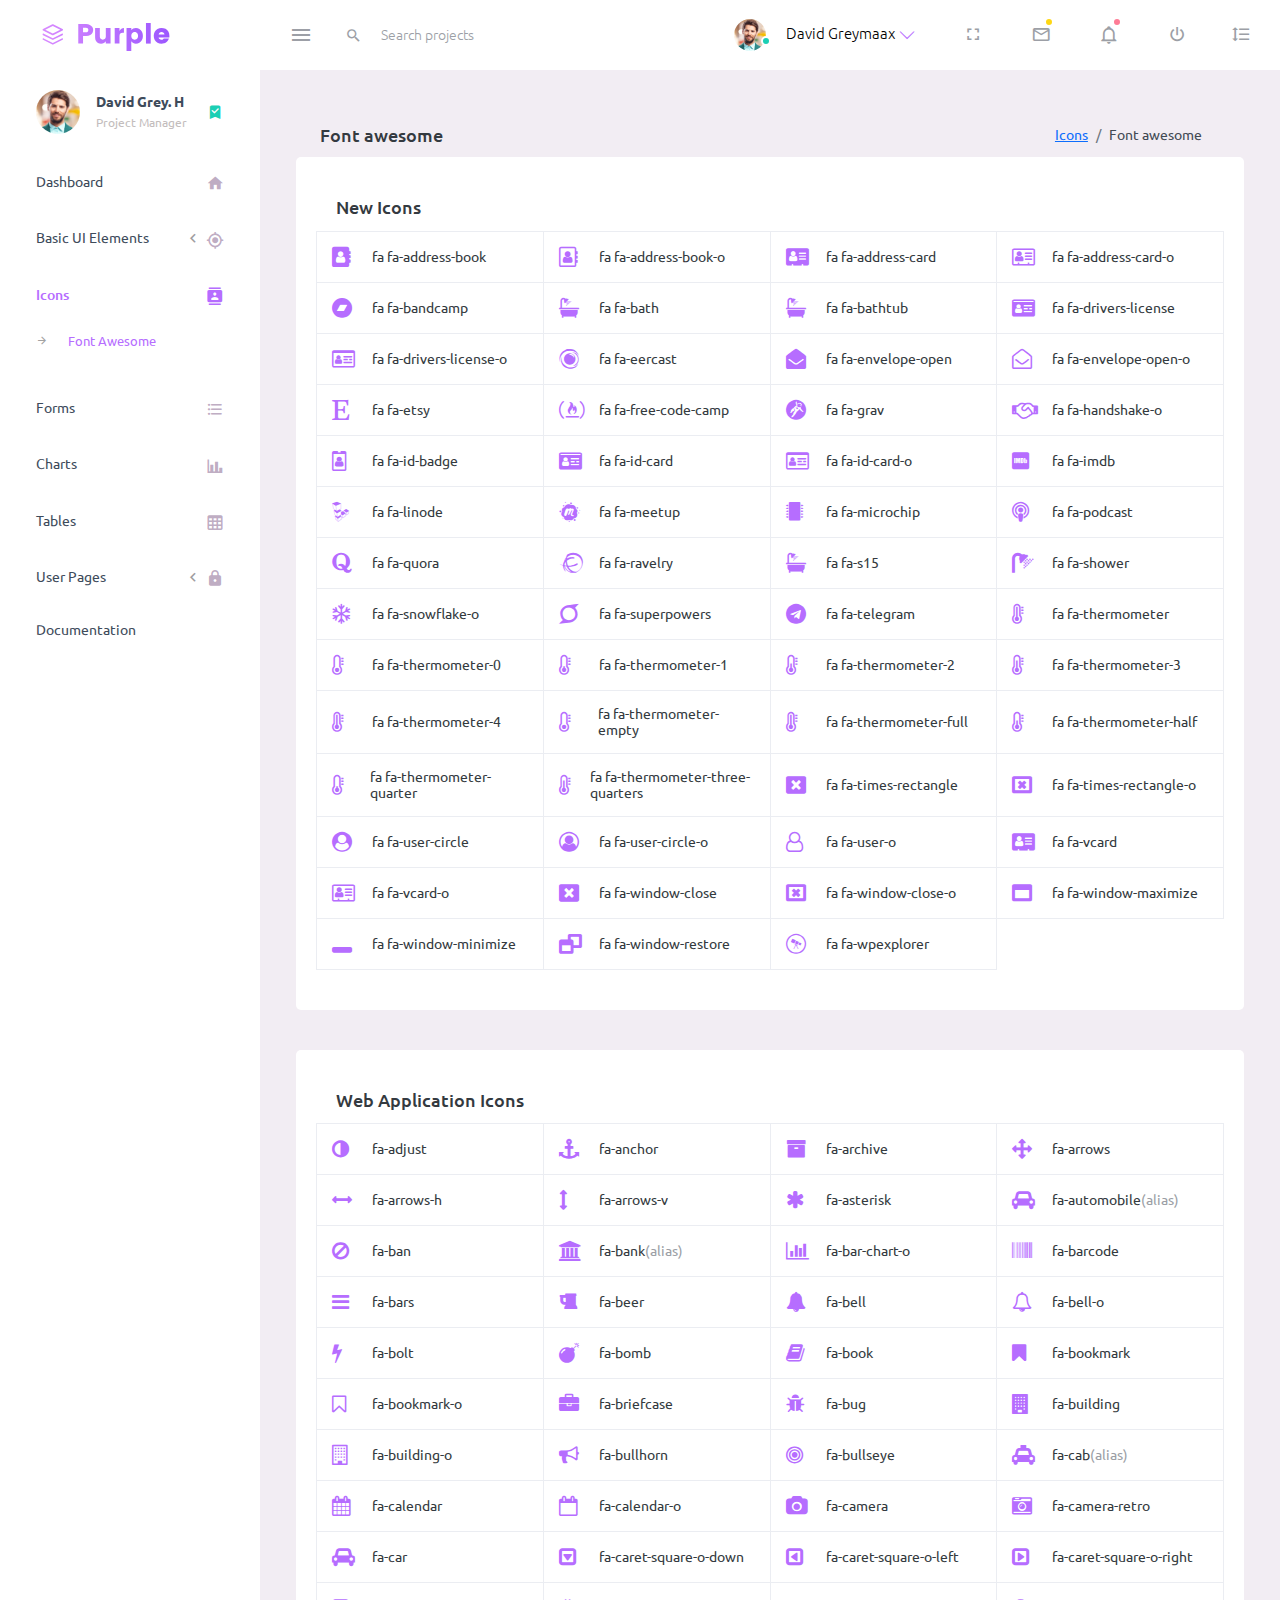
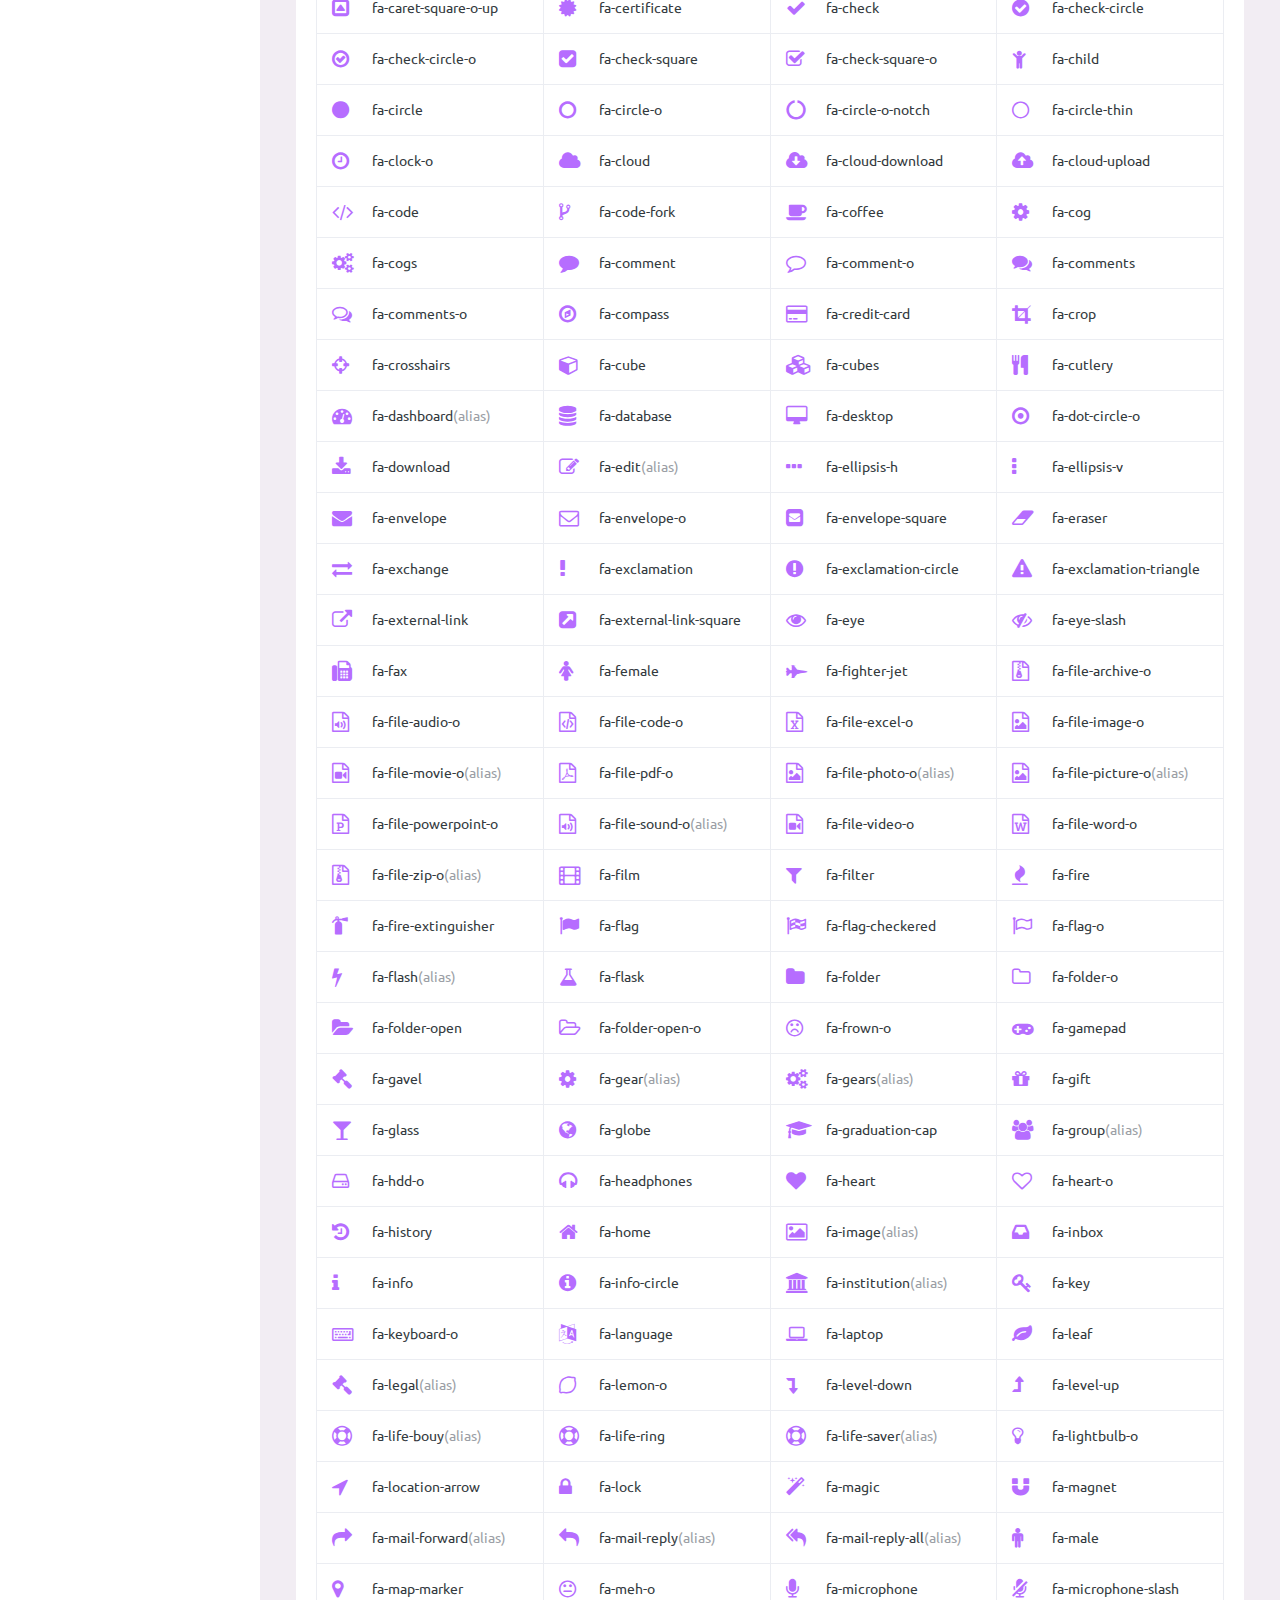
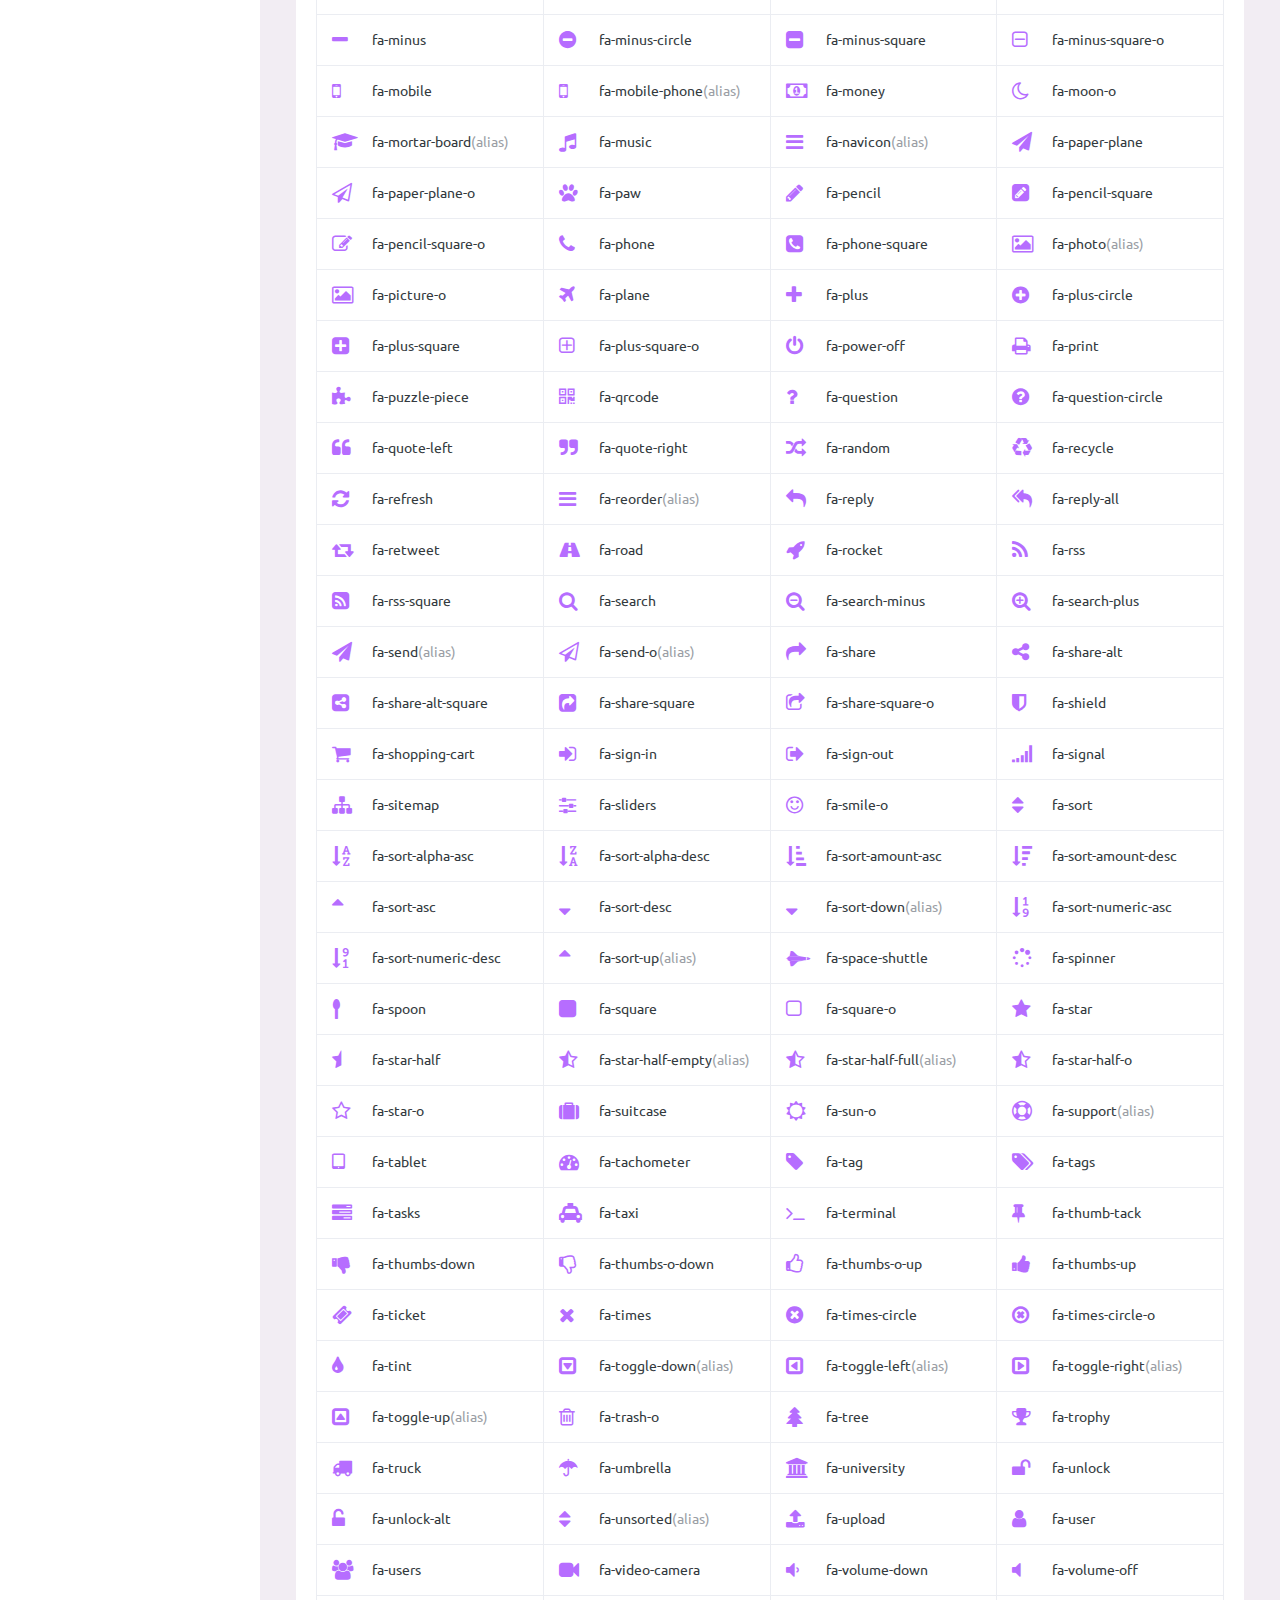
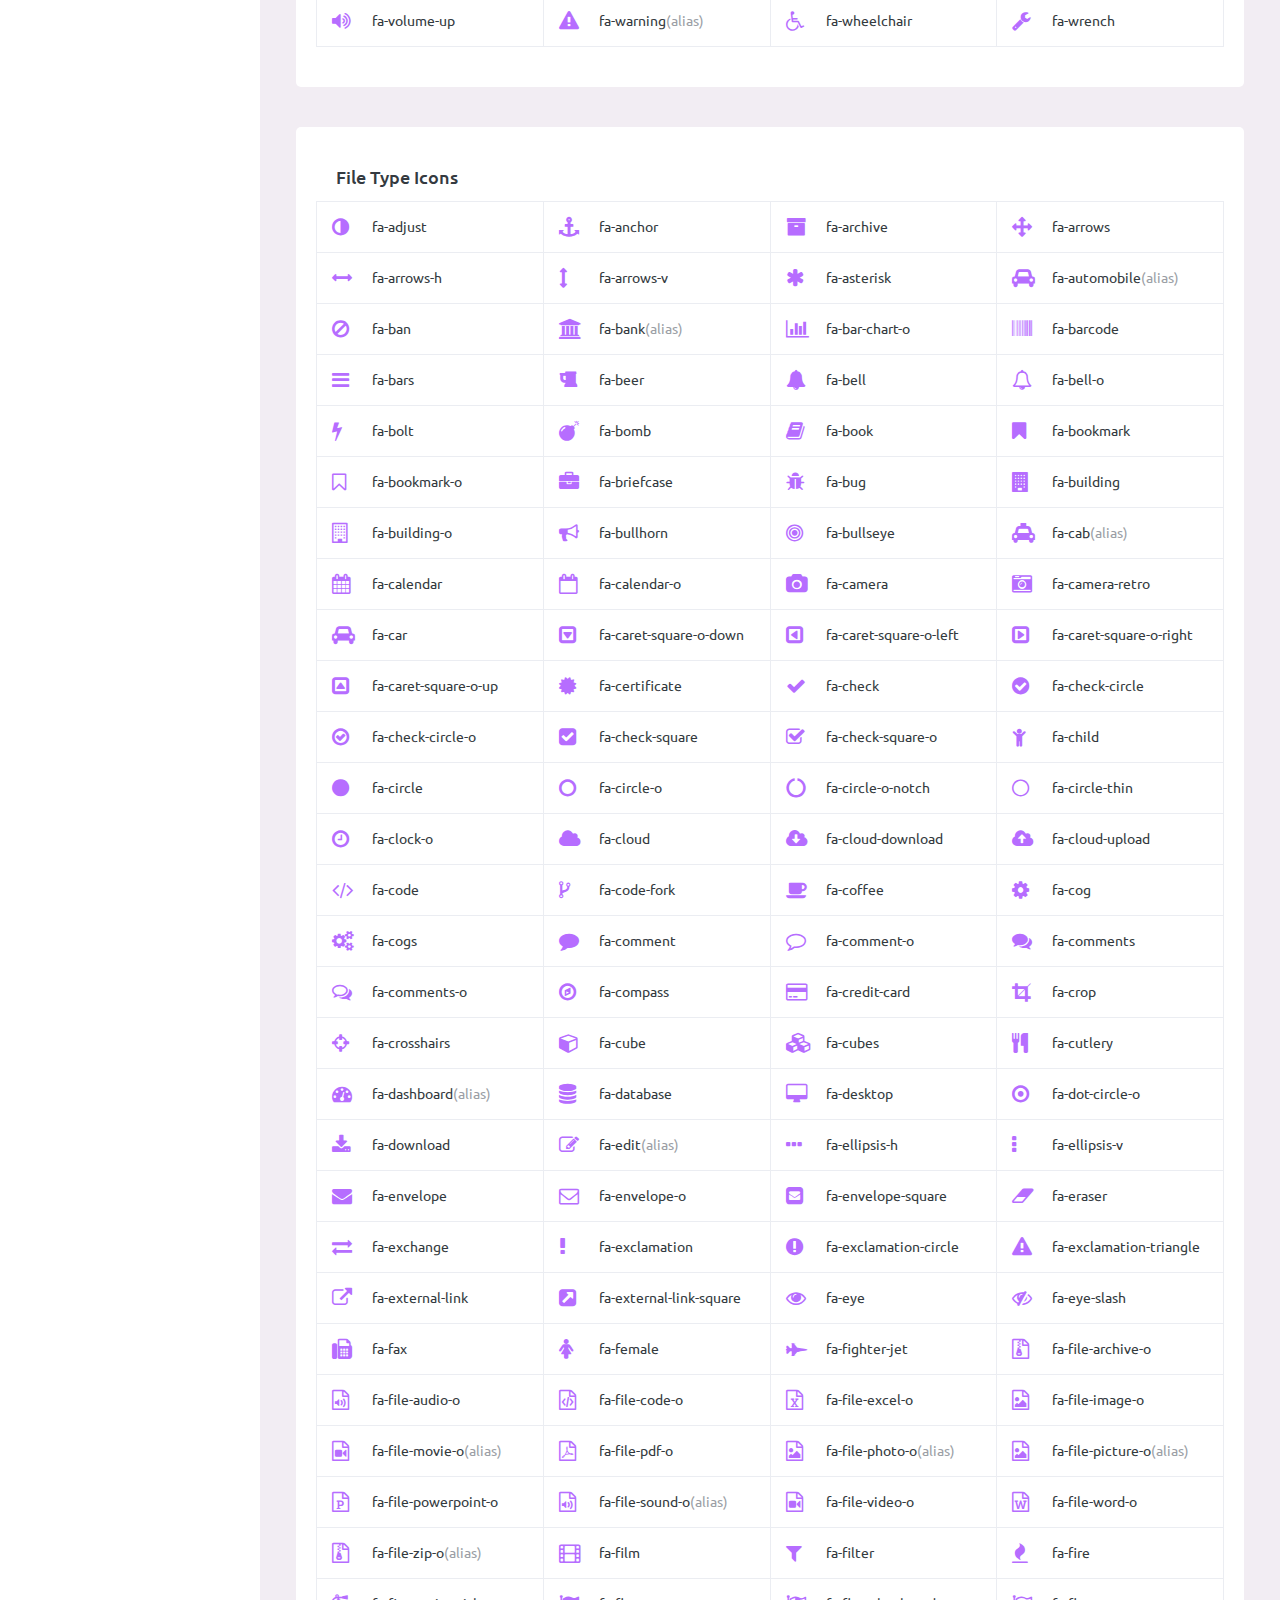
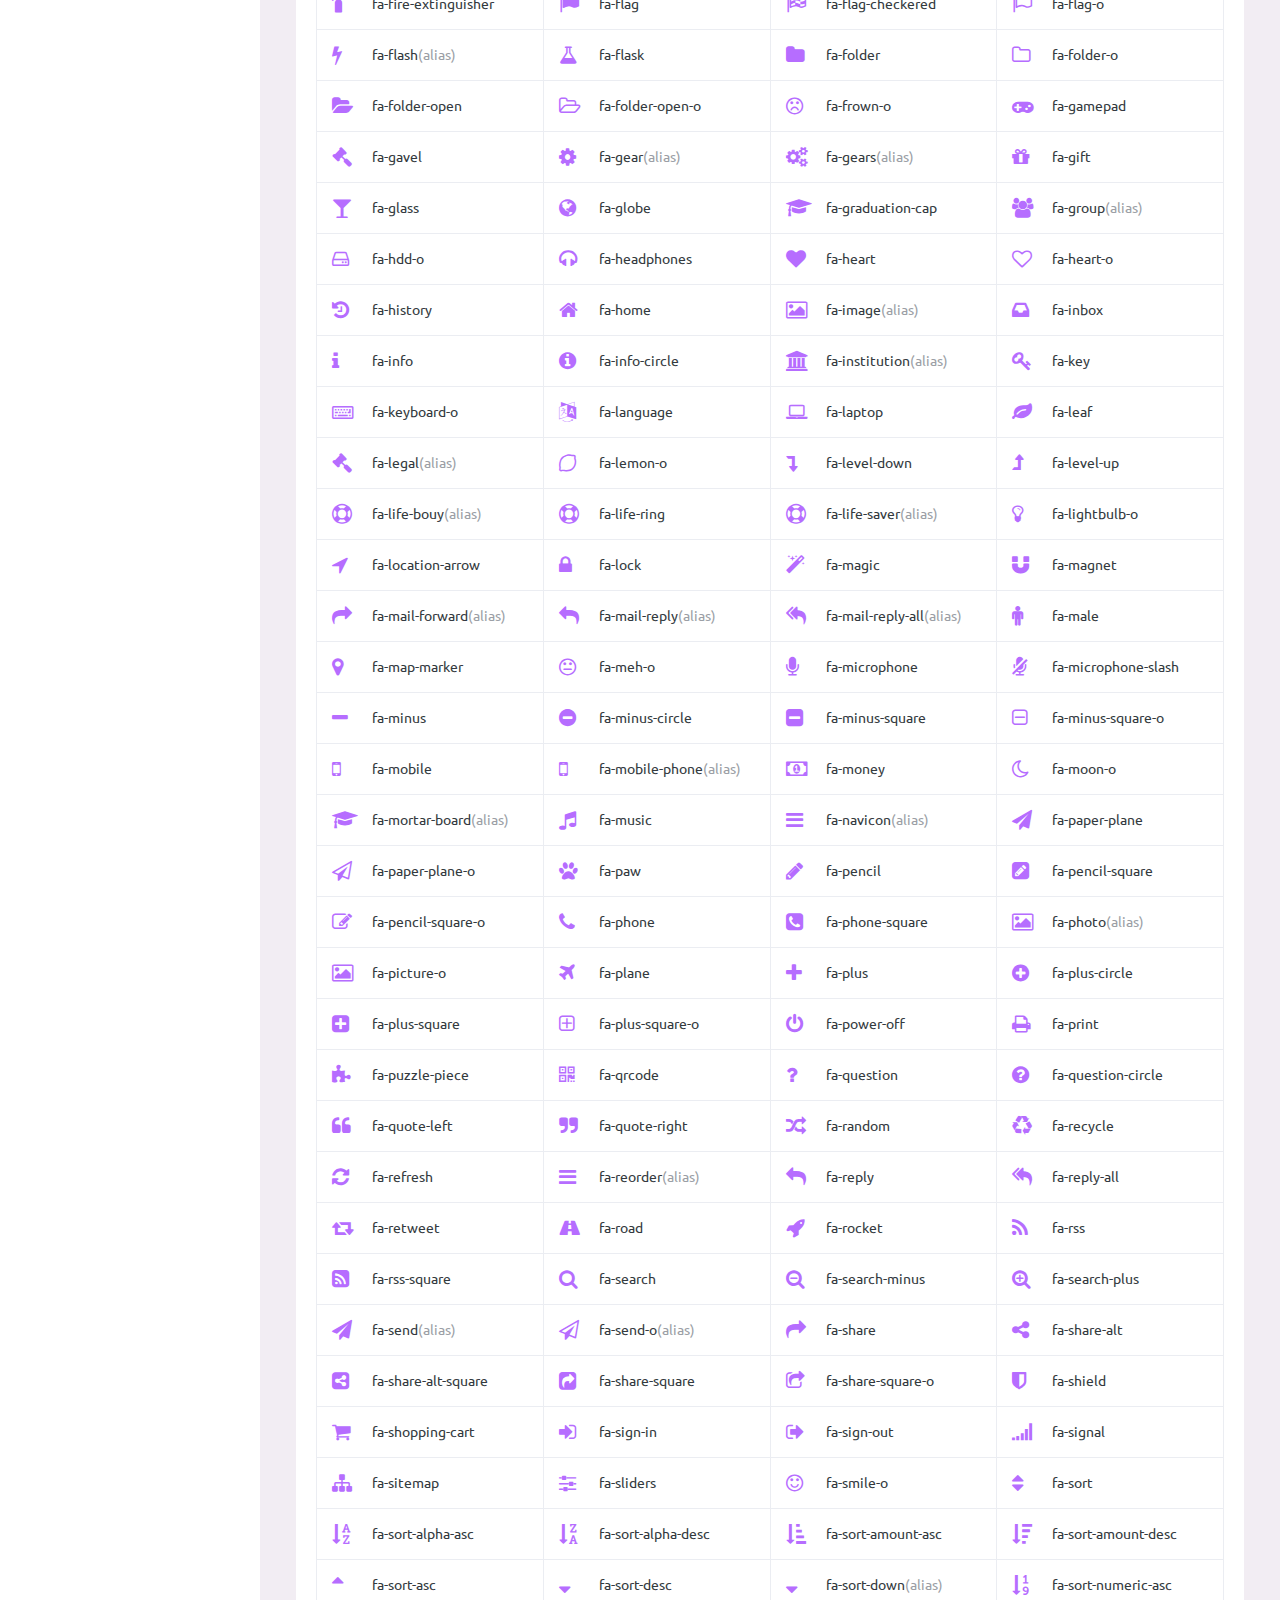
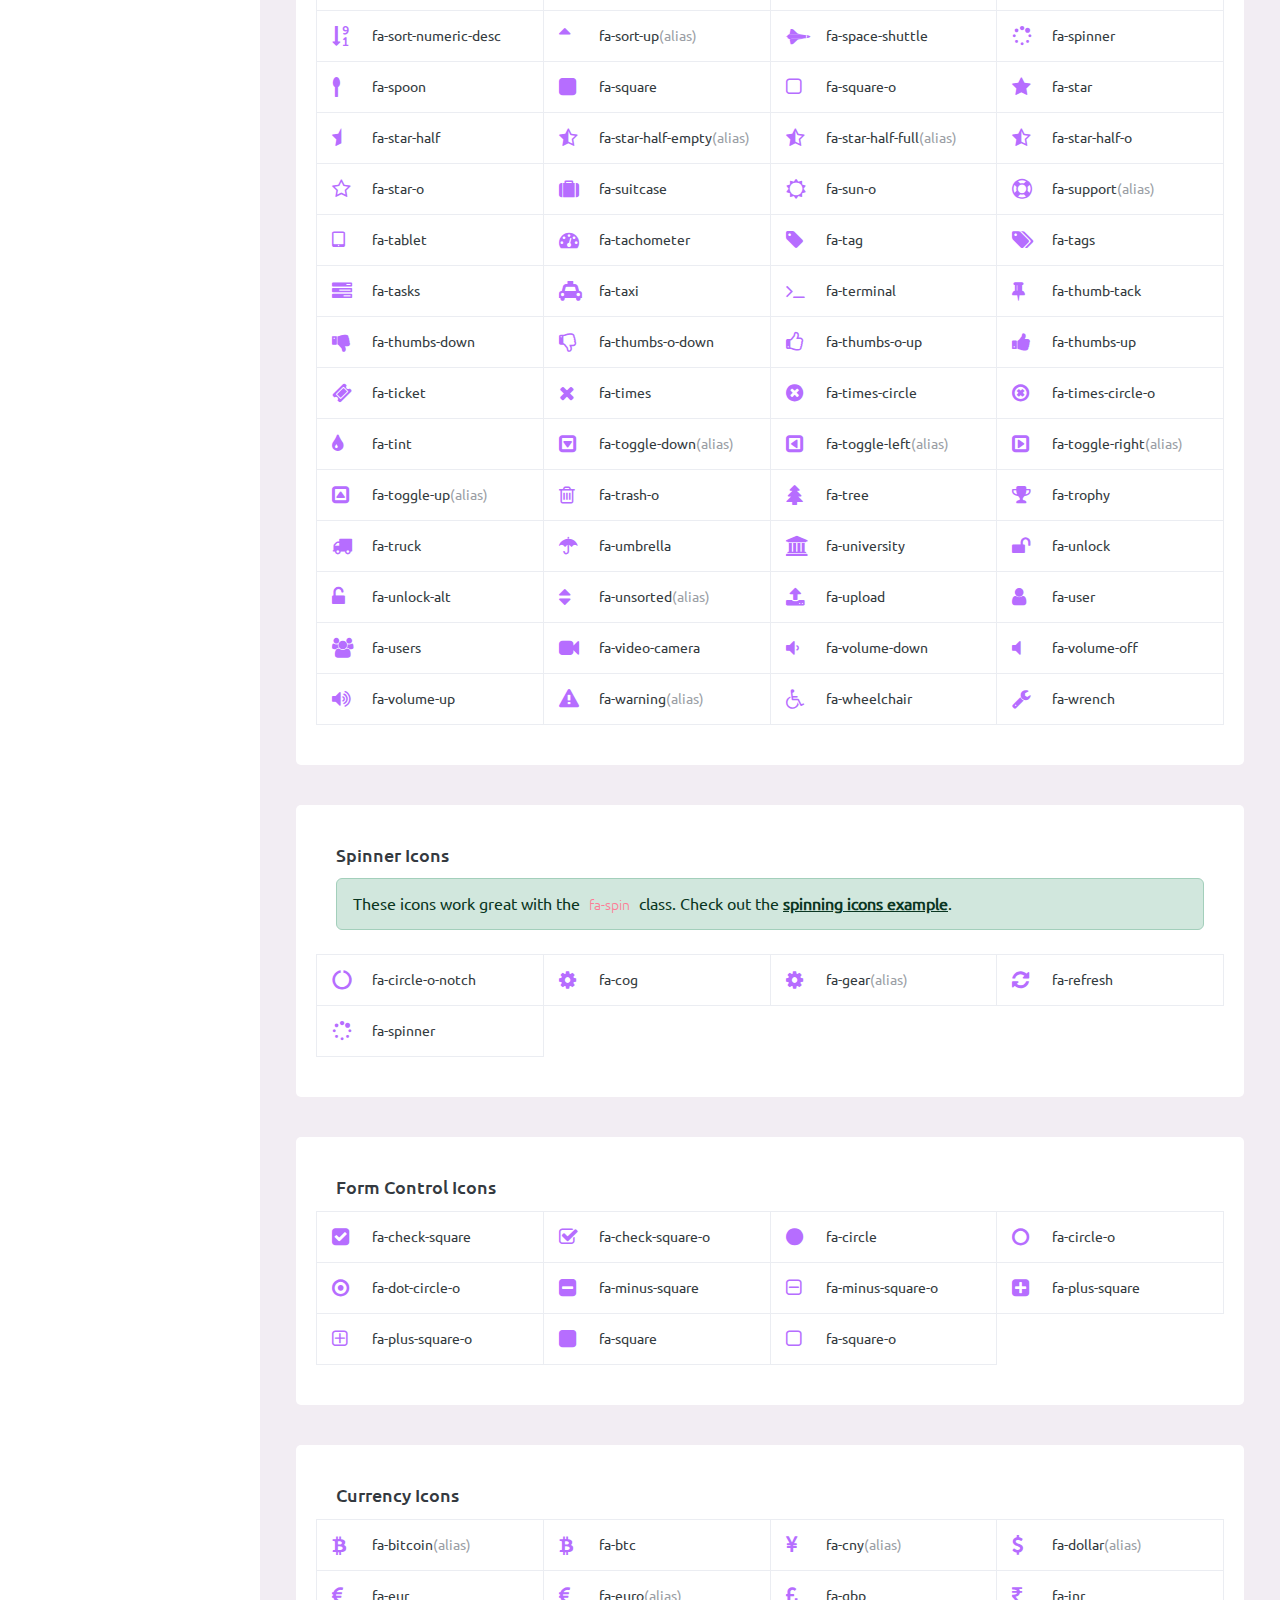
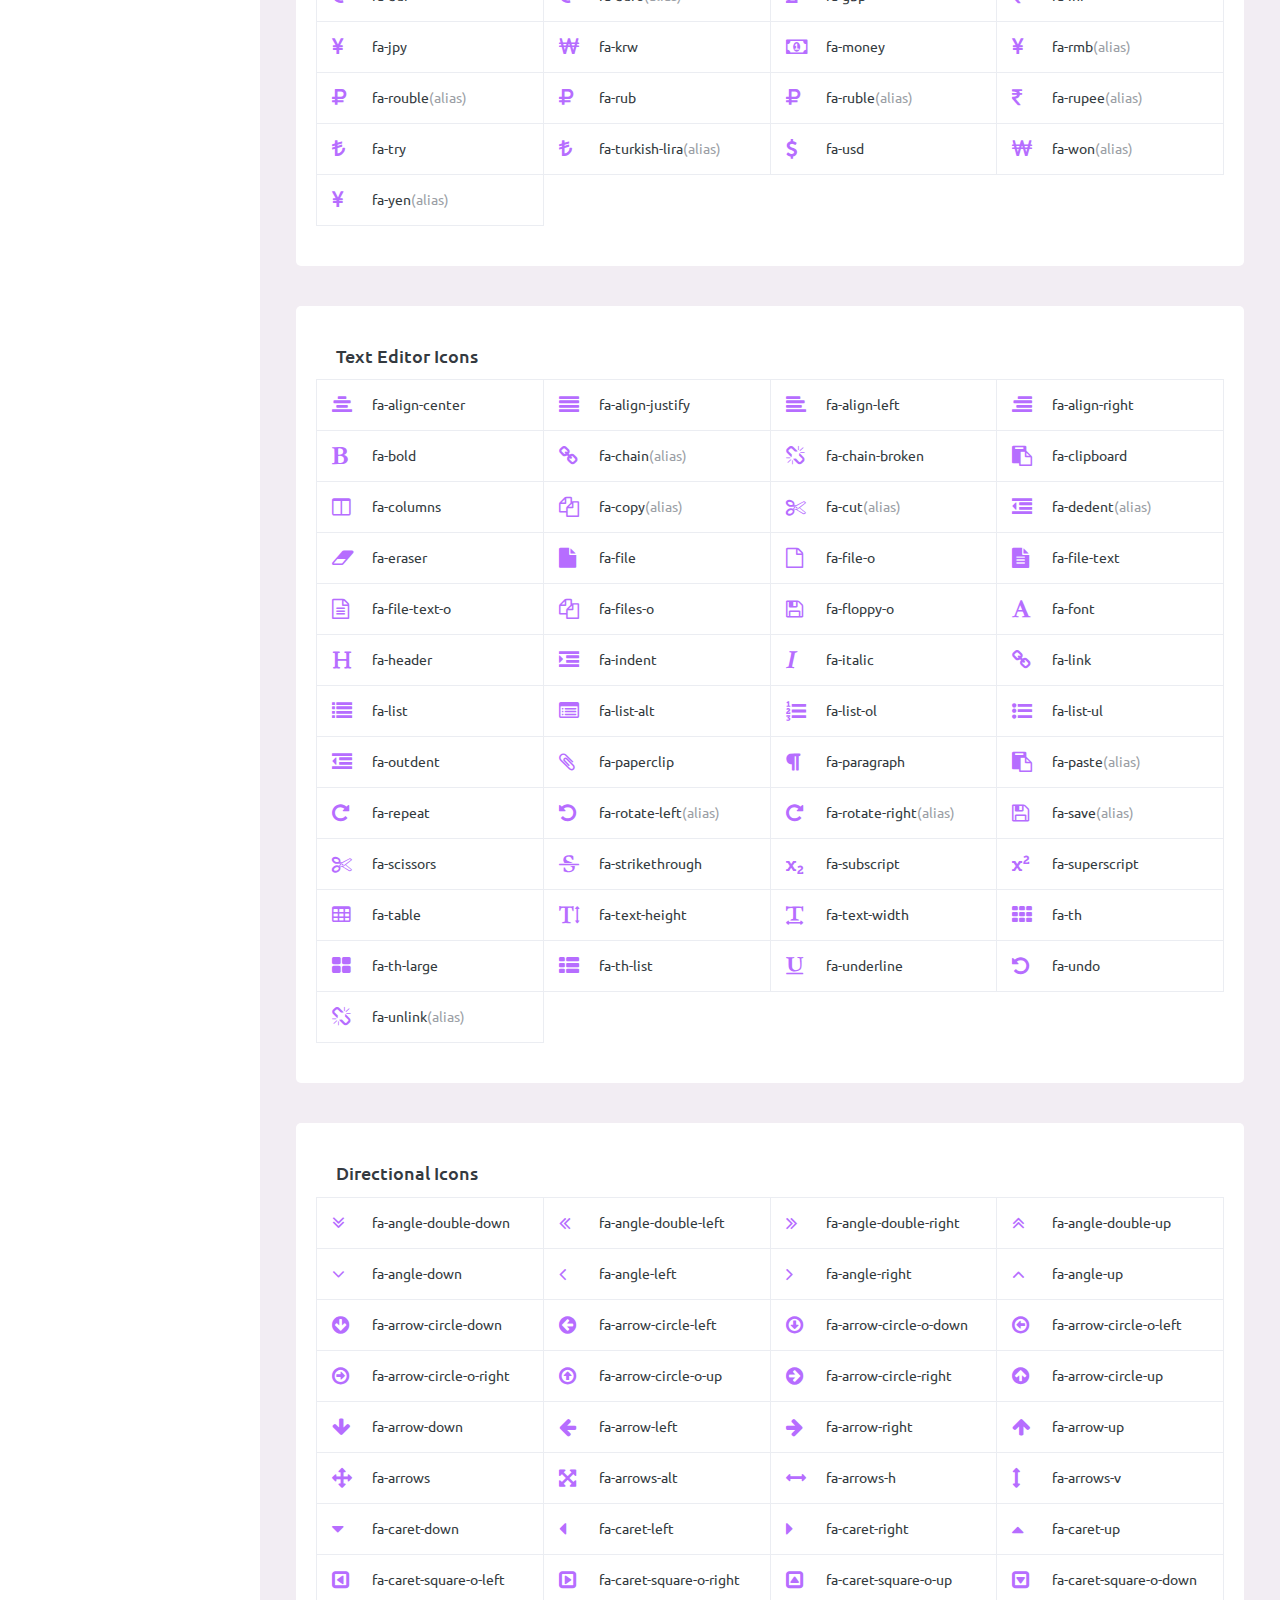
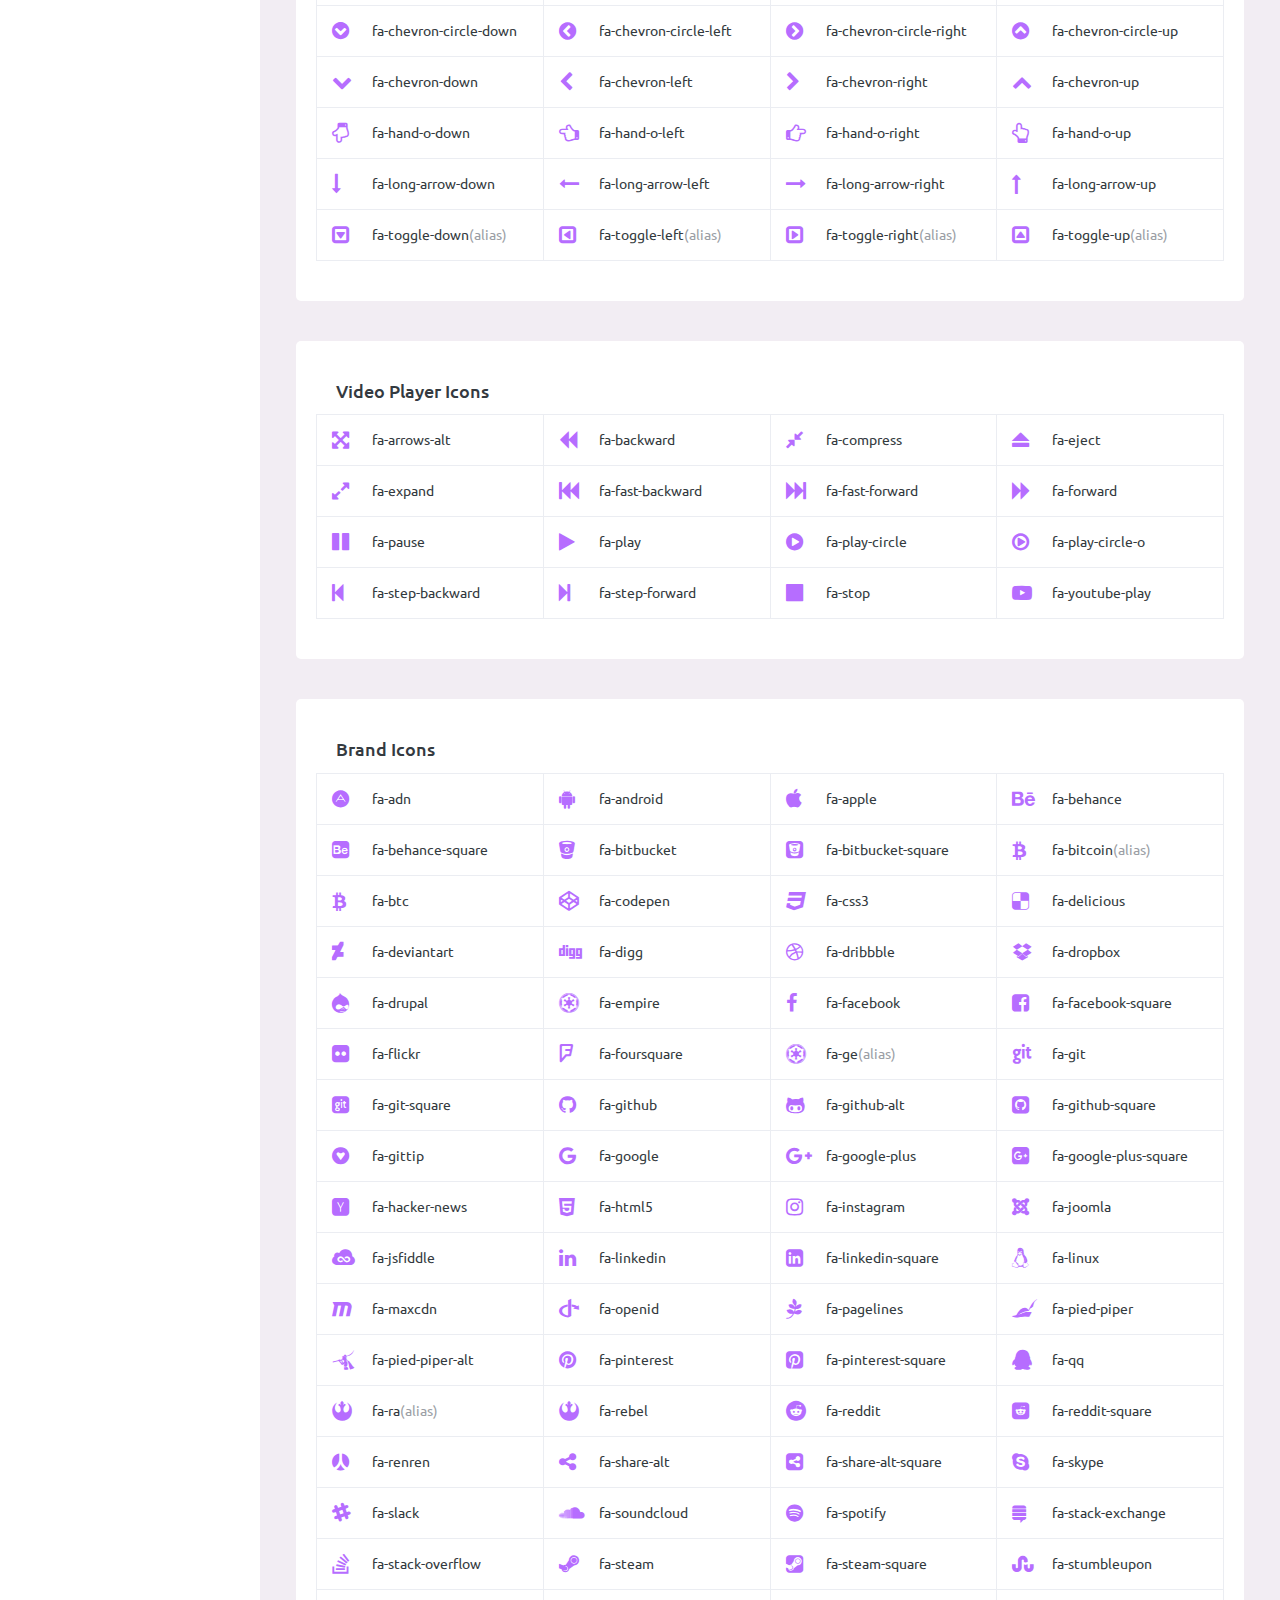
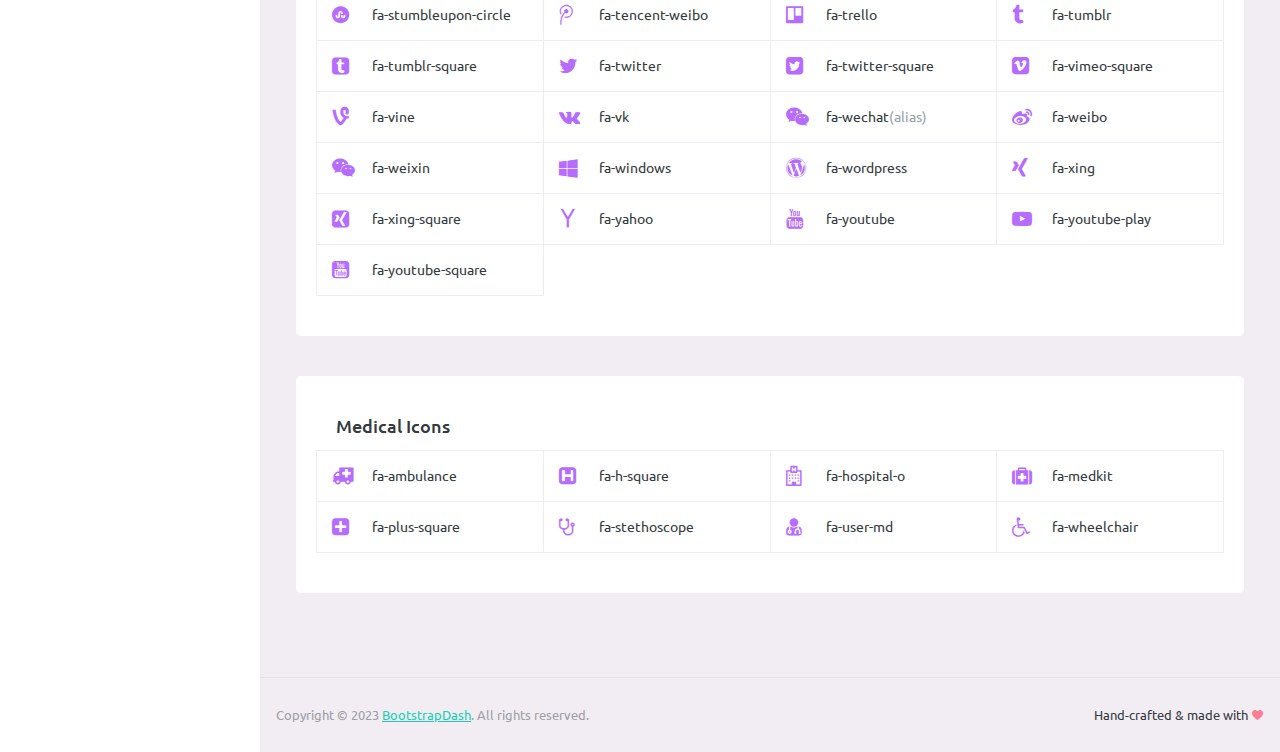
<file: public/adminkba/pages/icons/font-awesome.html>
<!DOCTYPE html>
<html lang="en">
  <head>
    <!-- Required meta tags -->
    <meta charset="utf-8">
    <meta name="viewport" content="width=device-width, initial-scale=1, shrink-to-fit=no">
    <title>Purple Admin</title>
    <!-- plugins:css -->
    <link rel="stylesheet" href="../../assets/vendors/mdi/css/materialdesignicons.min.css">
    <link rel="stylesheet" href="../../assets/vendors/ti-icons/css/themify-icons.css">
    <link rel="stylesheet" href="../../assets/vendors/css/vendor.bundle.base.css">
    <link rel="stylesheet" href="../../assets/vendors/font-awesome/css/font-awesome.min.css">
    <!-- endinject -->
    <!-- Plugin css for this page -->
    <link rel="stylesheet" href="../../assets/vendors/font-awesome/css/font-awesome.min.css" />
    <!-- End plugin css for this page -->
    <!-- inject:css -->
    <!-- endinject -->
    <!-- Layout styles -->
    <link rel="stylesheet" href="../../assets/css/style.css">
    <!-- End layout styles -->
    <link rel="shortcut icon" href="../../assets/images/favicon.png" />
  </head>
  <body>
    <div class="container-scroller">
      <!-- partial:../../partials/_navbar.html -->
      <nav class="navbar default-layout-navbar col-lg-12 col-12 p-0 fixed-top d-flex flex-row">
        <div class="text-center navbar-brand-wrapper d-flex align-items-center justify-content-start">
          <a class="navbar-brand brand-logo" href="../../index.html"><img src="../../assets/images/logo.svg" alt="logo" /></a>
          <a class="navbar-brand brand-logo-mini" href="../../index.html"><img src="../../assets/images/logo-mini.svg" alt="logo" /></a>
        </div>
        <div class="navbar-menu-wrapper d-flex align-items-stretch">
          <button class="navbar-toggler navbar-toggler align-self-center" type="button" data-toggle="minimize">
            <span class="mdi mdi-menu"></span>
          </button>
          <div class="search-field d-none d-md-block">
            <form class="d-flex align-items-center h-100" action="#">
              <div class="input-group">
                <div class="input-group-prepend bg-transparent">
                  <i class="input-group-text border-0 mdi mdi-magnify"></i>
                </div>
                <input type="text" class="form-control bg-transparent border-0" placeholder="Search projects">
              </div>
            </form>
          </div>
          <ul class="navbar-nav navbar-nav-right">
            <li class="nav-item nav-profile dropdown">
              <a class="nav-link dropdown-toggle" id="profileDropdown" href="#" data-bs-toggle="dropdown" aria-expanded="false">
                <div class="nav-profile-img">
                  <img src="../../assets/images/faces/face1.jpg" alt="image">
                  <span class="availability-status online"></span>
                </div>
                <div class="nav-profile-text">
                  <p class="mb-1 text-black">David Greymaax</p>
                </div>
              </a>
              <div class="dropdown-menu navbar-dropdown" aria-labelledby="profileDropdown">
                <a class="dropdown-item" href="#">
                  <i class="mdi mdi-cached me-2 text-success"></i> Activity Log </a>
                <div class="dropdown-divider"></div>
                <a class="dropdown-item" href="#">
                  <i class="mdi mdi-logout me-2 text-primary"></i> Signout </a>
              </div>
            </li>
            <li class="nav-item d-none d-lg-block full-screen-link">
              <a class="nav-link">
                <i class="mdi mdi-fullscreen" id="fullscreen-button"></i>
              </a>
            </li>
            <li class="nav-item dropdown">
              <a class="nav-link count-indicator dropdown-toggle" id="messageDropdown" href="#" data-bs-toggle="dropdown" aria-expanded="false">
                <i class="mdi mdi-email-outline"></i>
                <span class="count-symbol bg-warning"></span>
              </a>
              <div class="dropdown-menu dropdown-menu-end navbar-dropdown preview-list" aria-labelledby="messageDropdown">
                <h6 class="p-3 mb-0">Messages</h6>
                <div class="dropdown-divider"></div>
                <a class="dropdown-item preview-item">
                  <div class="preview-thumbnail">
                    <img src="../../assets/images/faces/face4.jpg" alt="image" class="profile-pic">
                  </div>
                  <div class="preview-item-content d-flex align-items-start flex-column justify-content-center">
                    <h6 class="preview-subject ellipsis mb-1 font-weight-normal">Mark send you a message</h6>
                    <p class="text-gray mb-0"> 1 Minutes ago </p>
                  </div>
                </a>
                <div class="dropdown-divider"></div>
                <a class="dropdown-item preview-item">
                  <div class="preview-thumbnail">
                    <img src="../../assets/images/faces/face2.jpg" alt="image" class="profile-pic">
                  </div>
                  <div class="preview-item-content d-flex align-items-start flex-column justify-content-center">
                    <h6 class="preview-subject ellipsis mb-1 font-weight-normal">Cregh send you a message</h6>
                    <p class="text-gray mb-0"> 15 Minutes ago </p>
                  </div>
                </a>
                <div class="dropdown-divider"></div>
                <a class="dropdown-item preview-item">
                  <div class="preview-thumbnail">
                    <img src="../../assets/images/faces/face3.jpg" alt="image" class="profile-pic">
                  </div>
                  <div class="preview-item-content d-flex align-items-start flex-column justify-content-center">
                    <h6 class="preview-subject ellipsis mb-1 font-weight-normal">Profile picture updated</h6>
                    <p class="text-gray mb-0"> 18 Minutes ago </p>
                  </div>
                </a>
                <div class="dropdown-divider"></div>
                <h6 class="p-3 mb-0 text-center">4 new messages</h6>
              </div>
            </li>
            <li class="nav-item dropdown">
              <a class="nav-link count-indicator dropdown-toggle" id="notificationDropdown" href="#" data-bs-toggle="dropdown">
                <i class="mdi mdi-bell-outline"></i>
                <span class="count-symbol bg-danger"></span>
              </a>
              <div class="dropdown-menu dropdown-menu-end navbar-dropdown preview-list" aria-labelledby="notificationDropdown">
                <h6 class="p-3 mb-0">Notifications</h6>
                <div class="dropdown-divider"></div>
                <a class="dropdown-item preview-item">
                  <div class="preview-thumbnail">
                    <div class="preview-icon bg-success">
                      <i class="mdi mdi-calendar"></i>
                    </div>
                  </div>
                  <div class="preview-item-content d-flex align-items-start flex-column justify-content-center">
                    <h6 class="preview-subject font-weight-normal mb-1">Event today</h6>
                    <p class="text-gray ellipsis mb-0"> Just a reminder that you have an event today </p>
                  </div>
                </a>
                <div class="dropdown-divider"></div>
                <a class="dropdown-item preview-item">
                  <div class="preview-thumbnail">
                    <div class="preview-icon bg-warning">
                      <i class="mdi mdi-cog"></i>
                    </div>
                  </div>
                  <div class="preview-item-content d-flex align-items-start flex-column justify-content-center">
                    <h6 class="preview-subject font-weight-normal mb-1">Settings</h6>
                    <p class="text-gray ellipsis mb-0"> Update dashboard </p>
                  </div>
                </a>
                <div class="dropdown-divider"></div>
                <a class="dropdown-item preview-item">
                  <div class="preview-thumbnail">
                    <div class="preview-icon bg-info">
                      <i class="mdi mdi-link-variant"></i>
                    </div>
                  </div>
                  <div class="preview-item-content d-flex align-items-start flex-column justify-content-center">
                    <h6 class="preview-subject font-weight-normal mb-1">Launch Admin</h6>
                    <p class="text-gray ellipsis mb-0"> New admin wow! </p>
                  </div>
                </a>
                <div class="dropdown-divider"></div>
                <h6 class="p-3 mb-0 text-center">See all notifications</h6>
              </div>
            </li>
            <li class="nav-item nav-logout d-none d-lg-block">
              <a class="nav-link" href="#">
                <i class="mdi mdi-power"></i>
              </a>
            </li>
            <li class="nav-item nav-settings d-none d-lg-block">
              <a class="nav-link" href="#">
                <i class="mdi mdi-format-line-spacing"></i>
              </a>
            </li>
          </ul>
          <button class="navbar-toggler navbar-toggler-right d-lg-none align-self-center" type="button" data-toggle="offcanvas">
            <span class="mdi mdi-menu"></span>
          </button>
        </div>
      </nav>
      <!-- partial -->
      <div class="container-fluid page-body-wrapper">
        <!-- partial:../../partials/_sidebar.html -->
        <nav class="sidebar sidebar-offcanvas" id="sidebar">
          <ul class="nav">
            <li class="nav-item nav-profile">
              <a href="#" class="nav-link">
                <div class="nav-profile-image">
                  <img src="../../assets/images/faces/face1.jpg" alt="profile" />
                  <span class="login-status online"></span>
                  <!--change to offline or busy as needed-->
                </div>
                <div class="nav-profile-text d-flex flex-column">
                  <span class="font-weight-bold mb-2">David Grey. H</span>
                  <span class="text-secondary text-small">Project Manager</span>
                </div>
                <i class="mdi mdi-bookmark-check text-success nav-profile-badge"></i>
              </a>
            </li>
            <li class="nav-item">
              <a class="nav-link" href="../../index.html">
                <span class="menu-title">Dashboard</span>
                <i class="mdi mdi-home menu-icon"></i>
              </a>
            </li>
            <li class="nav-item">
              <a class="nav-link" data-bs-toggle="collapse" href="#ui-basic" aria-expanded="false" aria-controls="ui-basic">
                <span class="menu-title">Basic UI Elements</span>
                <i class="menu-arrow"></i>
                <i class="mdi mdi-crosshairs-gps menu-icon"></i>
              </a>
              <div class="collapse" id="ui-basic">
                <ul class="nav flex-column sub-menu">
                  <li class="nav-item">
                    <a class="nav-link" href="../../pages/ui-features/buttons.html">Buttons</a>
                  </li>
                  <li class="nav-item">
                    <a class="nav-link" href="../../pages/ui-features/dropdowns.html">Dropdowns</a>
                  </li>
                  <li class="nav-item">
                    <a class="nav-link" href="../../pages/ui-features/typography.html">Typography</a>
                  </li>
                </ul>
              </div>
            </li>
            <li class="nav-item">
              <a class="nav-link" data-bs-toggle="collapse" href="#icons" aria-expanded="false" aria-controls="icons">
                <span class="menu-title">Icons</span>
                <i class="mdi mdi-contacts menu-icon"></i>
              </a>
              <div class="collapse" id="icons">
                <ul class="nav flex-column sub-menu">
                  <li class="nav-item">
                    <a class="nav-link" href="../../pages/icons/font-awesome.html">Font Awesome</a>
                  </li>
                </ul>
              </div>
            </li>
            <li class="nav-item">
              <a class="nav-link" data-bs-toggle="collapse" href="#forms" aria-expanded="false" aria-controls="forms">
                <span class="menu-title">Forms</span>
                <i class="mdi mdi-format-list-bulleted menu-icon"></i>
              </a>
              <div class="collapse" id="forms">
                <ul class="nav flex-column sub-menu">
                  <li class="nav-item">
                    <a class="nav-link" href="../../pages/forms/basic_elements.html">Form Elements</a>
                  </li>
                </ul>
              </div>
            </li>
            <li class="nav-item">
              <a class="nav-link" data-bs-toggle="collapse" href="#charts" aria-expanded="false" aria-controls="charts">
                <span class="menu-title">Charts</span>
                <i class="mdi mdi-chart-bar menu-icon"></i>
              </a>
              <div class="collapse" id="charts">
                <ul class="nav flex-column sub-menu">
                  <li class="nav-item">
                    <a class="nav-link" href="../../pages/charts/chartjs.html">ChartJs</a>
                  </li>
                </ul>
              </div>
            </li>
            <li class="nav-item">
              <a class="nav-link" data-bs-toggle="collapse" href="#tables" aria-expanded="false" aria-controls="tables">
                <span class="menu-title">Tables</span>
                <i class="mdi mdi-table-large menu-icon"></i>
              </a>
              <div class="collapse" id="tables">
                <ul class="nav flex-column sub-menu">
                  <li class="nav-item">
                    <a class="nav-link" href="../../pages/tables/basic-table.html">Basic table</a>
                  </li>
                </ul>
              </div>
            </li>
            <li class="nav-item">
              <a class="nav-link" data-bs-toggle="collapse" href="#auth" aria-expanded="false" aria-controls="auth">
                <span class="menu-title">User Pages</span>
                <i class="menu-arrow"></i>
                <i class="mdi mdi-lock menu-icon"></i>
              </a>
              <div class="collapse" id="auth">
                <ul class="nav flex-column sub-menu">
                  <li class="nav-item">
                    <a class="nav-link" href="../../pages/samples/blank-page.html"> Blank Page </a>
                  </li>
                  <li class="nav-item">
                    <a class="nav-link" href="../../pages/samples/login.html"> Login </a>
                  </li>
                  <li class="nav-item">
                    <a class="nav-link" href="../../pages/samples/register.html"> Register </a>
                  </li>
                  <li class="nav-item">
                    <a class="nav-link" href="../../pages/samples/error-404.html"> 404 </a>
                  </li>
                  <li class="nav-item">
                    <a class="nav-link" href="../../pages/samples/error-500.html"> 500 </a>
                  </li>
                </ul>
              </div>
            </li>
            <li class="nav-item">
              <a class="nav-link" href="../../docs/documentation.html" target="_blank">
                <span class="menu-title">Documentation</span>
                <i class="mdi mdi-file-document-box menu-icon"></i>
              </a>
            </li>
          </ul>
        </nav>
        <!-- partial -->
        <div class="main-panel">
          <div class="content-wrapper">
            <div class="page-header">
              <h3 class="page-title"> Font awesome </h3>
              <nav aria-label="breadcrumb">
                <ol class="breadcrumb">
                  <li class="breadcrumb-item"><a href="#">Icons</a></li>
                  <li class="breadcrumb-item active" aria-current="page">Font awesome</li>
                </ol>
              </nav>
            </div>
            <div class="row">
              <div class="col-lg-12 grid-margin">
                <div class="card">
                  <div class="card-body">
                    <h4 class="card-title">New Icons</h4>
                    <div class="icons-list row">
                      <div class="col-sm-6 col-md-4 col-lg-3"> <i class="fa fa-address-book"></i>fa fa-address-book </div>
                      <div class="col-sm-6 col-md-4 col-lg-3"> <i class="fa fa-address-book-o"></i>fa fa-address-book-o </div>
                      <div class="col-sm-6 col-md-4 col-lg-3"> <i class="fa fa-address-card"></i>fa fa-address-card </div>
                      <div class="col-sm-6 col-md-4 col-lg-3"> <i class="fa fa-address-card-o"></i>fa fa-address-card-o </div>
                      <div class="col-sm-6 col-md-4 col-lg-3"> <i class="fa fa-bandcamp"></i>fa fa-bandcamp </div>
                      <div class="col-sm-6 col-md-4 col-lg-3"> <i class="fa fa-bath"></i>fa fa-bath </div>
                      <div class="col-sm-6 col-md-4 col-lg-3"> <i class="fa fa-bathtub"></i>fa fa-bathtub </div>
                      <div class="col-sm-6 col-md-4 col-lg-3"> <i class="fa fa-drivers-license"></i>fa fa-drivers-license </div>
                      <div class="col-sm-6 col-md-4 col-lg-3"> <i class="fa fa-drivers-license-o"></i>fa fa-drivers-license-o </div>
                      <div class="col-sm-6 col-md-4 col-lg-3"> <i class="fa fa-eercast"></i>fa fa-eercast </div>
                      <div class="col-sm-6 col-md-4 col-lg-3"> <i class="fa fa-envelope-open"></i>fa fa-envelope-open </div>
                      <div class="col-sm-6 col-md-4 col-lg-3"> <i class="fa fa-envelope-open-o"></i>fa fa-envelope-open-o </div>
                      <div class="col-sm-6 col-md-4 col-lg-3"> <i class="fa fa-etsy"></i>fa fa-etsy </div>
                      <div class="col-sm-6 col-md-4 col-lg-3"> <i class="fa fa-free-code-camp"></i>fa fa-free-code-camp </div>
                      <div class="col-sm-6 col-md-4 col-lg-3"> <i class="fa fa-grav"></i>fa fa-grav </div>
                      <div class="col-sm-6 col-md-4 col-lg-3"> <i class="fa fa-handshake-o"></i>fa fa-handshake-o </div>
                      <div class="col-sm-6 col-md-4 col-lg-3"> <i class="fa fa-id-badge"></i>fa fa-id-badge </div>
                      <div class="col-sm-6 col-md-4 col-lg-3"> <i class="fa fa-id-card"></i>fa fa-id-card </div>
                      <div class="col-sm-6 col-md-4 col-lg-3"> <i class="fa fa-id-card-o"></i>fa fa-id-card-o </div>
                      <div class="col-sm-6 col-md-4 col-lg-3"> <i class="fa fa-imdb"></i>fa fa-imdb </div>
                      <div class="col-sm-6 col-md-4 col-lg-3"> <i class="fa fa-linode"></i> fa fa-linode </div>
                      <div class="col-sm-6 col-md-4 col-lg-3"> <i class="fa fa-meetup"></i>fa fa-meetup </div>
                      <div class="col-sm-6 col-md-4 col-lg-3"> <i class="fa fa-microchip"></i>fa fa-microchip </div>
                      <div class="col-sm-6 col-md-4 col-lg-3"> <i class="fa fa-podcast"></i>fa fa-podcast </div>
                      <div class="col-sm-6 col-md-4 col-lg-3"> <i class="fa fa-quora"></i>fa fa-quora </div>
                      <div class="col-sm-6 col-md-4 col-lg-3"> <i class="fa fa-ravelry"></i>fa fa-ravelry </div>
                      <div class="col-sm-6 col-md-4 col-lg-3"> <i class="fa fa-s15"></i>fa fa-s15 </div>
                      <div class="col-sm-6 col-md-4 col-lg-3"> <i class="fa fa-shower"></i>fa fa-shower </div>
                      <div class="col-sm-6 col-md-4 col-lg-3"> <i class="fa fa-snowflake-o"></i>fa fa-snowflake-o </div>
                      <div class="col-sm-6 col-md-4 col-lg-3"> <i class="fa fa-superpowers"></i>fa fa-superpowers </div>
                      <div class="col-sm-6 col-md-4 col-lg-3"> <i class="fa fa-telegram"></i>fa fa-telegram </div>
                      <div class="col-sm-6 col-md-4 col-lg-3"> <i class="fa fa-thermometer"></i>fa fa-thermometer </div>
                      <div class="col-sm-6 col-md-4 col-lg-3"> <i class="fa fa-thermometer-0"></i>fa fa-thermometer-0 </div>
                      <div class="col-sm-6 col-md-4 col-lg-3"> <i class="fa fa-thermometer-1"></i>fa fa-thermometer-1 </div>
                      <div class="col-sm-6 col-md-4 col-lg-3"> <i class="fa fa-thermometer-2"></i>fa fa-thermometer-2 </div>
                      <div class="col-sm-6 col-md-4 col-lg-3"> <i class="fa fa-thermometer-3"></i>fa fa-thermometer-3 </div>
                      <div class="col-sm-6 col-md-4 col-lg-3"> <i class="fa fa-thermometer-4"></i>fa fa-thermometer-4 </div>
                      <div class="col-sm-6 col-md-4 col-lg-3"> <i class="fa fa-thermometer-empty"></i>fa fa-thermometer-empty </div>
                      <div class="col-sm-6 col-md-4 col-lg-3"> <i class="fa fa-thermometer-full"></i>fa fa-thermometer-full </div>
                      <div class="col-sm-6 col-md-4 col-lg-3"> <i class="fa fa-thermometer-half"></i>fa fa-thermometer-half </div>
                      <div class="col-sm-6 col-md-4 col-lg-3"> <i class="fa fa-thermometer-quarter"></i>fa fa-thermometer-quarter </div>
                      <div class="col-sm-6 col-md-4 col-lg-3"> <i class="fa fa-thermometer-three-quarters"></i>fa fa-thermometer-three-quarters </div>
                      <div class="col-sm-6 col-md-4 col-lg-3"> <i class="fa fa-times-rectangle"></i>fa fa-times-rectangle </div>
                      <div class="col-sm-6 col-md-4 col-lg-3"> <i class="fa fa-times-rectangle-o"></i>fa fa-times-rectangle-o </div>
                      <div class="col-sm-6 col-md-4 col-lg-3"> <i class="fa fa-user-circle"></i>fa fa-user-circle </div>
                      <div class="col-sm-6 col-md-4 col-lg-3"> <i class="fa fa-user-circle-o"></i>fa fa-user-circle-o </div>
                      <div class="col-sm-6 col-md-4 col-lg-3"> <i class="fa fa-user-o"></i>fa fa-user-o </div>
                      <div class="col-sm-6 col-md-4 col-lg-3"> <i class="fa fa-vcard"></i>fa fa-vcard </div>
                      <div class="col-sm-6 col-md-4 col-lg-3"> <i class="fa fa-vcard-o"></i>fa fa-vcard-o </div>
                      <div class="col-sm-6 col-md-4 col-lg-3"> <i class="fa fa-window-close"></i>fa fa-window-close </div>
                      <div class="col-sm-6 col-md-4 col-lg-3"> <i class="fa fa-window-close-o"></i>fa fa-window-close-o </div>
                      <div class="col-sm-6 col-md-4 col-lg-3"> <i class="fa fa-window-maximize"></i>fa fa-window-maximize </div>
                      <div class="col-sm-6 col-md-4 col-lg-3"> <i class="fa fa-window-minimize"></i>fa fa-window-minimize </div>
                      <div class="col-sm-6 col-md-4 col-lg-3"> <i class="fa fa-window-restore"></i>fa fa-window-restore </div>
                      <div class="col-sm-6 col-md-4 col-lg-3"> <i class="fa fa-wpexplorer"></i>fa fa-wpexplorer </div>
                    </div>
                  </div>
                </div>
              </div>
              <div class="col-lg-12 grid-margin">
                <div class="card">
                  <div class="card-body">
                    <h4 class="card-title">Web Application Icons</h4>
                    <div class="icons-list row">
                      <div class="col-sm-6 col-md-4 col-lg-3"><i class="fa fa-adjust"></i> fa-adjust</div>
                      <div class="col-sm-6 col-md-4 col-lg-3"><i class="fa fa-anchor"></i> fa-anchor</div>
                      <div class="col-sm-6 col-md-4 col-lg-3"><i class="fa fa-archive"></i> fa-archive</div>
                      <div class="col-sm-6 col-md-4 col-lg-3"><i class="fa fa-arrows"></i> fa-arrows</div>
                      <div class="col-sm-6 col-md-4 col-lg-3"><i class="fa fa-arrows-h"></i> fa-arrows-h</div>
                      <div class="col-sm-6 col-md-4 col-lg-3"><i class="fa fa-arrows-v"></i> fa-arrows-v</div>
                      <div class="col-sm-6 col-md-4 col-lg-3"><i class="fa fa-asterisk"></i> fa-asterisk</div>
                      <div class="col-sm-6 col-md-4 col-lg-3"><i class="fa fa-automobile"></i> fa-automobile <span class="text-muted">(alias)</span> </div>
                      <div class="col-sm-6 col-md-4 col-lg-3"><i class="fa fa-ban"></i> fa-ban</div>
                      <div class="col-sm-6 col-md-4 col-lg-3"><i class="fa fa-bank"></i> fa-bank <span class="text-muted">(alias)</span> </div>
                      <div class="col-sm-6 col-md-4 col-lg-3"><i class="fa fa-bar-chart-o"></i> fa-bar-chart-o</div>
                      <div class="col-sm-6 col-md-4 col-lg-3"><i class="fa fa-barcode"></i> fa-barcode</div>
                      <div class="col-sm-6 col-md-4 col-lg-3"><i class="fa fa-bars"></i> fa-bars</div>
                      <div class="col-sm-6 col-md-4 col-lg-3"><i class="fa fa-beer"></i> fa-beer</div>
                      <div class="col-sm-6 col-md-4 col-lg-3"><i class="fa fa-bell"></i> fa-bell</div>
                      <div class="col-sm-6 col-md-4 col-lg-3"><i class="fa fa-bell-o"></i> fa-bell-o</div>
                      <div class="col-sm-6 col-md-4 col-lg-3"><i class="fa fa-bolt"></i> fa-bolt</div>
                      <div class="col-sm-6 col-md-4 col-lg-3"><i class="fa fa-bomb"></i> fa-bomb</div>
                      <div class="col-sm-6 col-md-4 col-lg-3"><i class="fa fa-book"></i> fa-book</div>
                      <div class="col-sm-6 col-md-4 col-lg-3"><i class="fa fa-bookmark"></i> fa-bookmark</div>
                      <div class="col-sm-6 col-md-4 col-lg-3"><i class="fa fa-bookmark-o"></i> fa-bookmark-o</div>
                      <div class="col-sm-6 col-md-4 col-lg-3"><i class="fa fa-briefcase"></i> fa-briefcase</div>
                      <div class="col-sm-6 col-md-4 col-lg-3"><i class="fa fa-bug"></i> fa-bug</div>
                      <div class="col-sm-6 col-md-4 col-lg-3"><i class="fa fa-building"></i> fa-building</div>
                      <div class="col-sm-6 col-md-4 col-lg-3"><i class="fa fa-building-o"></i> fa-building-o</div>
                      <div class="col-sm-6 col-md-4 col-lg-3"><i class="fa fa-bullhorn"></i> fa-bullhorn</div>
                      <div class="col-sm-6 col-md-4 col-lg-3"><i class="fa fa-bullseye"></i> fa-bullseye</div>
                      <div class="col-sm-6 col-md-4 col-lg-3"><i class="fa fa-cab"></i> fa-cab <span class="text-muted">(alias)</span> </div>
                      <div class="col-sm-6 col-md-4 col-lg-3"><i class="fa fa-calendar"></i> fa-calendar</div>
                      <div class="col-sm-6 col-md-4 col-lg-3"><i class="fa fa-calendar-o"></i> fa-calendar-o</div>
                      <div class="col-sm-6 col-md-4 col-lg-3"><i class="fa fa-camera"></i> fa-camera</div>
                      <div class="col-sm-6 col-md-4 col-lg-3"><i class="fa fa-camera-retro"></i> fa-camera-retro</div>
                      <div class="col-sm-6 col-md-4 col-lg-3"><i class="fa fa-car"></i> fa-car</div>
                      <div class="col-sm-6 col-md-4 col-lg-3"><i class="fa fa-caret-square-o-down"></i> fa-caret-square-o-down</div>
                      <div class="col-sm-6 col-md-4 col-lg-3"><i class="fa fa-caret-square-o-left"></i> fa-caret-square-o-left</div>
                      <div class="col-sm-6 col-md-4 col-lg-3"><i class="fa fa-caret-square-o-right"></i> fa-caret-square-o-right</div>
                      <div class="col-sm-6 col-md-4 col-lg-3"><i class="fa fa-caret-square-o-up"></i> fa-caret-square-o-up </div>
                      <div class="col-sm-6 col-md-4 col-lg-3"><i class="fa fa-certificate"></i> fa-certificate</div>
                      <div class="col-sm-6 col-md-4 col-lg-3"><i class="fa fa-check"></i> fa-check</div>
                      <div class="col-sm-6 col-md-4 col-lg-3"><i class="fa fa-check-circle"></i> fa-check-circle</div>
                      <div class="col-sm-6 col-md-4 col-lg-3"><i class="fa fa-check-circle-o"></i> fa-check-circle-o</div>
                      <div class="col-sm-6 col-md-4 col-lg-3"><i class="fa fa-check-square"></i> fa-check-square</div>
                      <div class="col-sm-6 col-md-4 col-lg-3"><i class="fa fa-check-square-o"></i> fa-check-square-o</div>
                      <div class="col-sm-6 col-md-4 col-lg-3"><i class="fa fa-child"></i> fa-child</div>
                      <div class="col-sm-6 col-md-4 col-lg-3"><i class="fa fa-circle"></i> fa-circle</div>
                      <div class="col-sm-6 col-md-4 col-lg-3"><i class="fa fa-circle-o"></i> fa-circle-o</div>
                      <div class="col-sm-6 col-md-4 col-lg-3"><i class="fa fa-circle-o-notch"></i> fa-circle-o-notch</div>
                      <div class="col-sm-6 col-md-4 col-lg-3"><i class="fa fa-circle-thin"></i> fa-circle-thin</div>
                      <div class="col-sm-6 col-md-4 col-lg-3"><i class="fa fa-clock-o"></i> fa-clock-o</div>
                      <div class="col-sm-6 col-md-4 col-lg-3"><i class="fa fa-cloud"></i> fa-cloud</div>
                      <div class="col-sm-6 col-md-4 col-lg-3"><i class="fa fa-cloud-download"></i> fa-cloud-download</div>
                      <div class="col-sm-6 col-md-4 col-lg-3"><i class="fa fa-cloud-upload"></i> fa-cloud-upload</div>
                      <div class="col-sm-6 col-md-4 col-lg-3"><i class="fa fa-code"></i> fa-code</div>
                      <div class="col-sm-6 col-md-4 col-lg-3"><i class="fa fa-code-fork"></i> fa-code-fork</div>
                      <div class="col-sm-6 col-md-4 col-lg-3"><i class="fa fa-coffee"></i> fa-coffee</div>
                      <div class="col-sm-6 col-md-4 col-lg-3"><i class="fa fa-cog"></i> fa-cog</div>
                      <div class="col-sm-6 col-md-4 col-lg-3"><i class="fa fa-cogs"></i> fa-cogs</div>
                      <div class="col-sm-6 col-md-4 col-lg-3"><i class="fa fa-comment"></i> fa-comment</div>
                      <div class="col-sm-6 col-md-4 col-lg-3"><i class="fa fa-comment-o"></i> fa-comment-o</div>
                      <div class="col-sm-6 col-md-4 col-lg-3"><i class="fa fa-comments"></i> fa-comments</div>
                      <div class="col-sm-6 col-md-4 col-lg-3"><i class="fa fa-comments-o"></i> fa-comments-o</div>
                      <div class="col-sm-6 col-md-4 col-lg-3"><i class="fa fa-compass"></i> fa-compass</div>
                      <div class="col-sm-6 col-md-4 col-lg-3"><i class="fa fa-credit-card"></i> fa-credit-card</div>
                      <div class="col-sm-6 col-md-4 col-lg-3"><i class="fa fa-crop"></i> fa-crop</div>
                      <div class="col-sm-6 col-md-4 col-lg-3"><i class="fa fa-crosshairs"></i> fa-crosshairs</div>
                      <div class="col-sm-6 col-md-4 col-lg-3"><i class="fa fa-cube"></i> fa-cube</div>
                      <div class="col-sm-6 col-md-4 col-lg-3"><i class="fa fa-cubes"></i> fa-cubes</div>
                      <div class="col-sm-6 col-md-4 col-lg-3"><i class="fa fa-cutlery"></i> fa-cutlery</div>
                      <div class="col-sm-6 col-md-4 col-lg-3"><i class="fa fa-dashboard"></i> fa-dashboard <span class="text-muted">(alias)</span> </div>
                      <div class="col-sm-6 col-md-4 col-lg-3"><i class="fa fa-database"></i> fa-database</div>
                      <div class="col-sm-6 col-md-4 col-lg-3"><i class="fa fa-desktop"></i> fa-desktop</div>
                      <div class="col-sm-6 col-md-4 col-lg-3"><i class="fa fa-dot-circle-o"></i> fa-dot-circle-o</div>
                      <div class="col-sm-6 col-md-4 col-lg-3"><i class="fa fa-download"></i> fa-download</div>
                      <div class="col-sm-6 col-md-4 col-lg-3"><i class="fa fa-edit"></i> fa-edit <span class="text-muted">(alias)</span> </div>
                      <div class="col-sm-6 col-md-4 col-lg-3"><i class="fa fa-ellipsis-h"></i> fa-ellipsis-h</div>
                      <div class="col-sm-6 col-md-4 col-lg-3"><i class="fa fa-ellipsis-v"></i> fa-ellipsis-v</div>
                      <div class="col-sm-6 col-md-4 col-lg-3"><i class="fa fa-envelope"></i> fa-envelope</div>
                      <div class="col-sm-6 col-md-4 col-lg-3"><i class="fa fa-envelope-o"></i> fa-envelope-o</div>
                      <div class="col-sm-6 col-md-4 col-lg-3"><i class="fa fa-envelope-square"></i> fa-envelope-square </div>
                      <div class="col-sm-6 col-md-4 col-lg-3"><i class="fa fa-eraser"></i> fa-eraser</div>
                      <div class="col-sm-6 col-md-4 col-lg-3"><i class="fa fa-exchange"></i> fa-exchange</div>
                      <div class="col-sm-6 col-md-4 col-lg-3"><i class="fa fa-exclamation"></i> fa-exclamation</div>
                      <div class="col-sm-6 col-md-4 col-lg-3"><i class="fa fa-exclamation-circle"></i> fa-exclamation-circle</div>
                      <div class="col-sm-6 col-md-4 col-lg-3"><i class="fa fa-exclamation-triangle"></i> fa-exclamation-triangle</div>
                      <div class="col-sm-6 col-md-4 col-lg-3"><i class="fa fa-external-link"></i> fa-external-link</div>
                      <div class="col-sm-6 col-md-4 col-lg-3"><i class="fa fa-external-link-square"></i> fa-external-link-square</div>
                      <div class="col-sm-6 col-md-4 col-lg-3"><i class="fa fa-eye"></i> fa-eye</div>
                      <div class="col-sm-6 col-md-4 col-lg-3"><i class="fa fa-eye-slash"></i> fa-eye-slash</div>
                      <div class="col-sm-6 col-md-4 col-lg-3"><i class="fa fa-fax"></i> fa-fax</div>
                      <div class="col-sm-6 col-md-4 col-lg-3"><i class="fa fa-female"></i> fa-female</div>
                      <div class="col-sm-6 col-md-4 col-lg-3"><i class="fa fa-fighter-jet"></i> fa-fighter-jet</div>
                      <div class="col-sm-6 col-md-4 col-lg-3"><i class="fa fa-file-archive-o"></i> fa-file-archive-o</div>
                      <div class="col-sm-6 col-md-4 col-lg-3"><i class="fa fa-file-audio-o"></i> fa-file-audio-o</div>
                      <div class="col-sm-6 col-md-4 col-lg-3"><i class="fa fa-file-code-o"></i> fa-file-code-o</div>
                      <div class="col-sm-6 col-md-4 col-lg-3"><i class="fa fa-file-excel-o"></i> fa-file-excel-o</div>
                      <div class="col-sm-6 col-md-4 col-lg-3"><i class="fa fa-file-image-o"></i> fa-file-image-o</div>
                      <div class="col-sm-6 col-md-4 col-lg-3"><i class="fa fa-file-movie-o"></i> fa-file-movie-o <span class="text-muted">(alias)</span> </div>
                      <div class="col-sm-6 col-md-4 col-lg-3"><i class="fa fa-file-pdf-o"></i> fa-file-pdf-o</div>
                      <div class="col-sm-6 col-md-4 col-lg-3"><i class="fa fa-file-photo-o"></i> fa-file-photo-o <span class="text-muted">(alias)</span> </div>
                      <div class="col-sm-6 col-md-4 col-lg-3"><i class="fa fa-file-picture-o"></i> fa-file-picture-o <span class="text-muted">(alias)</span> </div>
                      <div class="col-sm-6 col-md-4 col-lg-3"><i class="fa fa-file-powerpoint-o"></i> fa-file-powerpoint-o </div>
                      <div class="col-sm-6 col-md-4 col-lg-3"><i class="fa fa-file-sound-o"></i> fa-file-sound-o <span class="text-muted">(alias)</span> </div>
                      <div class="col-sm-6 col-md-4 col-lg-3"><i class="fa fa-file-video-o"></i> fa-file-video-o</div>
                      <div class="col-sm-6 col-md-4 col-lg-3"><i class="fa fa-file-word-o"></i> fa-file-word-o</div>
                      <div class="col-sm-6 col-md-4 col-lg-3"><i class="fa fa-file-zip-o"></i> fa-file-zip-o <span class="text-muted">(alias)</span> </div>
                      <div class="col-sm-6 col-md-4 col-lg-3"><i class="fa fa-film"></i> fa-film</div>
                      <div class="col-sm-6 col-md-4 col-lg-3"><i class="fa fa-filter"></i> fa-filter</div>
                      <div class="col-sm-6 col-md-4 col-lg-3"><i class="fa fa-fire"></i> fa-fire</div>
                      <div class="col-sm-6 col-md-4 col-lg-3"><i class="fa fa-fire-extinguisher"></i> fa-fire-extinguisher </div>
                      <div class="col-sm-6 col-md-4 col-lg-3"><i class="fa fa-flag"></i> fa-flag</div>
                      <div class="col-sm-6 col-md-4 col-lg-3"><i class="fa fa-flag-checkered"></i> fa-flag-checkered</div>
                      <div class="col-sm-6 col-md-4 col-lg-3"><i class="fa fa-flag-o"></i> fa-flag-o</div>
                      <div class="col-sm-6 col-md-4 col-lg-3"><i class="fa fa-flash"></i> fa-flash <span class="text-muted">(alias)</span> </div>
                      <div class="col-sm-6 col-md-4 col-lg-3"><i class="fa fa-flask"></i> fa-flask</div>
                      <div class="col-sm-6 col-md-4 col-lg-3"><i class="fa fa-folder"></i> fa-folder</div>
                      <div class="col-sm-6 col-md-4 col-lg-3"><i class="fa fa-folder-o"></i> fa-folder-o</div>
                      <div class="col-sm-6 col-md-4 col-lg-3"><i class="fa fa-folder-open"></i> fa-folder-open</div>
                      <div class="col-sm-6 col-md-4 col-lg-3"><i class="fa fa-folder-open-o"></i> fa-folder-open-o</div>
                      <div class="col-sm-6 col-md-4 col-lg-3"><i class="fa fa-frown-o"></i> fa-frown-o</div>
                      <div class="col-sm-6 col-md-4 col-lg-3"><i class="fa fa-gamepad"></i> fa-gamepad</div>
                      <div class="col-sm-6 col-md-4 col-lg-3"><i class="fa fa-gavel"></i> fa-gavel</div>
                      <div class="col-sm-6 col-md-4 col-lg-3"><i class="fa fa-gear"></i> fa-gear <span class="text-muted">(alias)</span> </div>
                      <div class="col-sm-6 col-md-4 col-lg-3"><i class="fa fa-gears"></i> fa-gears <span class="text-muted">(alias)</span> </div>
                      <div class="col-sm-6 col-md-4 col-lg-3"><i class="fa fa-gift"></i> fa-gift</div>
                      <div class="col-sm-6 col-md-4 col-lg-3"><i class="fa fa-glass"></i> fa-glass</div>
                      <div class="col-sm-6 col-md-4 col-lg-3"><i class="fa fa-globe"></i> fa-globe</div>
                      <div class="col-sm-6 col-md-4 col-lg-3"><i class="fa fa-graduation-cap"></i> fa-graduation-cap</div>
                      <div class="col-sm-6 col-md-4 col-lg-3"><i class="fa fa-group"></i> fa-group <span class="text-muted">(alias)</span> </div>
                      <div class="col-sm-6 col-md-4 col-lg-3"><i class="fa fa-hdd-o"></i> fa-hdd-o</div>
                      <div class="col-sm-6 col-md-4 col-lg-3"><i class="fa fa-headphones"></i> fa-headphones</div>
                      <div class="col-sm-6 col-md-4 col-lg-3"><i class="fa fa-heart"></i> fa-heart</div>
                      <div class="col-sm-6 col-md-4 col-lg-3"><i class="fa fa-heart-o"></i> fa-heart-o</div>
                      <div class="col-sm-6 col-md-4 col-lg-3"><i class="fa fa-history"></i> fa-history</div>
                      <div class="col-sm-6 col-md-4 col-lg-3"><i class="fa fa-home"></i> fa-home</div>
                      <div class="col-sm-6 col-md-4 col-lg-3"><i class="fa fa-image"></i> fa-image <span class="text-muted">(alias)</span> </div>
                      <div class="col-sm-6 col-md-4 col-lg-3"><i class="fa fa-inbox"></i> fa-inbox</div>
                      <div class="col-sm-6 col-md-4 col-lg-3"><i class="fa fa-info"></i> fa-info</div>
                      <div class="col-sm-6 col-md-4 col-lg-3"><i class="fa fa-info-circle"></i> fa-info-circle</div>
                      <div class="col-sm-6 col-md-4 col-lg-3"><i class="fa fa-institution"></i> fa-institution <span class="text-muted">(alias)</span> </div>
                      <div class="col-sm-6 col-md-4 col-lg-3"><i class="fa fa-key"></i> fa-key</div>
                      <div class="col-sm-6 col-md-4 col-lg-3"><i class="fa fa-keyboard-o"></i> fa-keyboard-o</div>
                      <div class="col-sm-6 col-md-4 col-lg-3"><i class="fa fa-language"></i> fa-language</div>
                      <div class="col-sm-6 col-md-4 col-lg-3"><i class="fa fa-laptop"></i> fa-laptop</div>
                      <div class="col-sm-6 col-md-4 col-lg-3"><i class="fa fa-leaf"></i> fa-leaf</div>
                      <div class="col-sm-6 col-md-4 col-lg-3"><i class="fa fa-legal"></i> fa-legal <span class="text-muted">(alias)</span> </div>
                      <div class="col-sm-6 col-md-4 col-lg-3"><i class="fa fa-lemon-o"></i> fa-lemon-o</div>
                      <div class="col-sm-6 col-md-4 col-lg-3"><i class="fa fa-level-down"></i> fa-level-down</div>
                      <div class="col-sm-6 col-md-4 col-lg-3"><i class="fa fa-level-up"></i> fa-level-up</div>
                      <div class="col-sm-6 col-md-4 col-lg-3"><i class="fa fa-life-bouy"></i> fa-life-bouy <span class="text-muted">(alias)</span> </div>
                      <div class="col-sm-6 col-md-4 col-lg-3"><i class="fa fa-life-ring"></i> fa-life-ring</div>
                      <div class="col-sm-6 col-md-4 col-lg-3"><i class="fa fa-life-saver"></i> fa-life-saver <span class="text-muted">(alias)</span> </div>
                      <div class="col-sm-6 col-md-4 col-lg-3"><i class="fa fa-lightbulb-o"></i> fa-lightbulb-o</div>
                      <div class="col-sm-6 col-md-4 col-lg-3"><i class="fa fa-location-arrow"></i> fa-location-arrow</div>
                      <div class="col-sm-6 col-md-4 col-lg-3"><i class="fa fa-lock"></i> fa-lock</div>
                      <div class="col-sm-6 col-md-4 col-lg-3"><i class="fa fa-magic"></i> fa-magic</div>
                      <div class="col-sm-6 col-md-4 col-lg-3"><i class="fa fa-magnet"></i> fa-magnet</div>
                      <div class="col-sm-6 col-md-4 col-lg-3"><i class="fa fa-mail-forward"></i> fa-mail-forward <span class="text-muted">(alias)</span> </div>
                      <div class="col-sm-6 col-md-4 col-lg-3"><i class="fa fa-mail-reply"></i> fa-mail-reply <span class="text-muted">(alias)</span> </div>
                      <div class="col-sm-6 col-md-4 col-lg-3"><i class="fa fa-mail-reply-all"></i> fa-mail-reply-all <span class="text-muted">(alias)</span> </div>
                      <div class="col-sm-6 col-md-4 col-lg-3"><i class="fa fa-male"></i> fa-male</div>
                      <div class="col-sm-6 col-md-4 col-lg-3"><i class="fa fa-map-marker"></i> fa-map-marker</div>
                      <div class="col-sm-6 col-md-4 col-lg-3"><i class="fa fa-meh-o"></i> fa-meh-o</div>
                      <div class="col-sm-6 col-md-4 col-lg-3"><i class="fa fa-microphone"></i> fa-microphone</div>
                      <div class="col-sm-6 col-md-4 col-lg-3"><i class="fa fa-microphone-slash"></i> fa-microphone-slash </div>
                      <div class="col-sm-6 col-md-4 col-lg-3"><i class="fa fa-minus"></i> fa-minus</div>
                      <div class="col-sm-6 col-md-4 col-lg-3"><i class="fa fa-minus-circle"></i> fa-minus-circle</div>
                      <div class="col-sm-6 col-md-4 col-lg-3"><i class="fa fa-minus-square"></i> fa-minus-square</div>
                      <div class="col-sm-6 col-md-4 col-lg-3"><i class="fa fa-minus-square-o"></i> fa-minus-square-o</div>
                      <div class="col-sm-6 col-md-4 col-lg-3"><i class="fa fa-mobile"></i> fa-mobile</div>
                      <div class="col-sm-6 col-md-4 col-lg-3"><i class="fa fa-mobile-phone"></i> fa-mobile-phone <span class="text-muted">(alias)</span> </div>
                      <div class="col-sm-6 col-md-4 col-lg-3"><i class="fa fa-money"></i> fa-money</div>
                      <div class="col-sm-6 col-md-4 col-lg-3"><i class="fa fa-moon-o"></i> fa-moon-o</div>
                      <div class="col-sm-6 col-md-4 col-lg-3"><i class="fa fa-mortar-board"></i> fa-mortar-board <span class="text-muted">(alias)</span> </div>
                      <div class="col-sm-6 col-md-4 col-lg-3"><i class="fa fa-music"></i> fa-music</div>
                      <div class="col-sm-6 col-md-4 col-lg-3"><i class="fa fa-navicon"></i> fa-navicon <span class="text-muted">(alias)</span> </div>
                      <div class="col-sm-6 col-md-4 col-lg-3"><i class="fa fa-paper-plane"></i> fa-paper-plane</div>
                      <div class="col-sm-6 col-md-4 col-lg-3"><i class="fa fa-paper-plane-o"></i> fa-paper-plane-o</div>
                      <div class="col-sm-6 col-md-4 col-lg-3"><i class="fa fa-paw"></i> fa-paw</div>
                      <div class="col-sm-6 col-md-4 col-lg-3"><i class="fa fa-pencil"></i> fa-pencil</div>
                      <div class="col-sm-6 col-md-4 col-lg-3"><i class="fa fa-pencil-square"></i> fa-pencil-square</div>
                      <div class="col-sm-6 col-md-4 col-lg-3"><i class="fa fa-pencil-square-o"></i> fa-pencil-square-o </div>
                      <div class="col-sm-6 col-md-4 col-lg-3"><i class="fa fa-phone"></i> fa-phone</div>
                      <div class="col-sm-6 col-md-4 col-lg-3"><i class="fa fa-phone-square"></i> fa-phone-square</div>
                      <div class="col-sm-6 col-md-4 col-lg-3"><i class="fa fa-photo"></i> fa-photo <span class="text-muted">(alias)</span> </div>
                      <div class="col-sm-6 col-md-4 col-lg-3"><i class="fa fa-picture-o"></i> fa-picture-o</div>
                      <div class="col-sm-6 col-md-4 col-lg-3"><i class="fa fa-plane"></i> fa-plane</div>
                      <div class="col-sm-6 col-md-4 col-lg-3"><i class="fa fa-plus"></i> fa-plus</div>
                      <div class="col-sm-6 col-md-4 col-lg-3"><i class="fa fa-plus-circle"></i> fa-plus-circle</div>
                      <div class="col-sm-6 col-md-4 col-lg-3"><i class="fa fa-plus-square"></i> fa-plus-square</div>
                      <div class="col-sm-6 col-md-4 col-lg-3"><i class="fa fa-plus-square-o"></i> fa-plus-square-o</div>
                      <div class="col-sm-6 col-md-4 col-lg-3"><i class="fa fa-power-off"></i> fa-power-off</div>
                      <div class="col-sm-6 col-md-4 col-lg-3"><i class="fa fa-print"></i> fa-print</div>
                      <div class="col-sm-6 col-md-4 col-lg-3"><i class="fa fa-puzzle-piece"></i> fa-puzzle-piece</div>
                      <div class="col-sm-6 col-md-4 col-lg-3"><i class="fa fa-qrcode"></i> fa-qrcode</div>
                      <div class="col-sm-6 col-md-4 col-lg-3"><i class="fa fa-question"></i> fa-question</div>
                      <div class="col-sm-6 col-md-4 col-lg-3"><i class="fa fa-question-circle"></i> fa-question-circle </div>
                      <div class="col-sm-6 col-md-4 col-lg-3"><i class="fa fa-quote-left"></i> fa-quote-left</div>
                      <div class="col-sm-6 col-md-4 col-lg-3"><i class="fa fa-quote-right"></i> fa-quote-right</div>
                      <div class="col-sm-6 col-md-4 col-lg-3"><i class="fa fa-random"></i> fa-random</div>
                      <div class="col-sm-6 col-md-4 col-lg-3"><i class="fa fa-recycle"></i> fa-recycle</div>
                      <div class="col-sm-6 col-md-4 col-lg-3"><i class="fa fa-refresh"></i> fa-refresh</div>
                      <div class="col-sm-6 col-md-4 col-lg-3"><i class="fa fa-reorder"></i> fa-reorder <span class="text-muted">(alias)</span> </div>
                      <div class="col-sm-6 col-md-4 col-lg-3"><i class="fa fa-reply"></i> fa-reply</div>
                      <div class="col-sm-6 col-md-4 col-lg-3"><i class="fa fa-reply-all"></i> fa-reply-all</div>
                      <div class="col-sm-6 col-md-4 col-lg-3"><i class="fa fa-retweet"></i> fa-retweet</div>
                      <div class="col-sm-6 col-md-4 col-lg-3"><i class="fa fa-road"></i> fa-road</div>
                      <div class="col-sm-6 col-md-4 col-lg-3"><i class="fa fa-rocket"></i> fa-rocket</div>
                      <div class="col-sm-6 col-md-4 col-lg-3"><i class="fa fa-rss"></i> fa-rss</div>
                      <div class="col-sm-6 col-md-4 col-lg-3"><i class="fa fa-rss-square"></i> fa-rss-square</div>
                      <div class="col-sm-6 col-md-4 col-lg-3"><i class="fa fa-search"></i> fa-search</div>
                      <div class="col-sm-6 col-md-4 col-lg-3"><i class="fa fa-search-minus"></i> fa-search-minus</div>
                      <div class="col-sm-6 col-md-4 col-lg-3"><i class="fa fa-search-plus"></i> fa-search-plus</div>
                      <div class="col-sm-6 col-md-4 col-lg-3"><i class="fa fa-send"></i> fa-send <span class="text-muted">(alias)</span> </div>
                      <div class="col-sm-6 col-md-4 col-lg-3"><i class="fa fa-send-o"></i> fa-send-o <span class="text-muted">(alias)</span> </div>
                      <div class="col-sm-6 col-md-4 col-lg-3"><i class="fa fa-share"></i> fa-share</div>
                      <div class="col-sm-6 col-md-4 col-lg-3"><i class="fa fa-share-alt"></i> fa-share-alt</div>
                      <div class="col-sm-6 col-md-4 col-lg-3"><i class="fa fa-share-alt-square"></i> fa-share-alt-square </div>
                      <div class="col-sm-6 col-md-4 col-lg-3"><i class="fa fa-share-square"></i> fa-share-square</div>
                      <div class="col-sm-6 col-md-4 col-lg-3"><i class="fa fa-share-square-o"></i> fa-share-square-o</div>
                      <div class="col-sm-6 col-md-4 col-lg-3"><i class="fa fa-shield"></i> fa-shield</div>
                      <div class="col-sm-6 col-md-4 col-lg-3"><i class="fa fa-shopping-cart"></i> fa-shopping-cart</div>
                      <div class="col-sm-6 col-md-4 col-lg-3"><i class="fa fa-sign-in"></i> fa-sign-in</div>
                      <div class="col-sm-6 col-md-4 col-lg-3"><i class="fa fa-sign-out"></i> fa-sign-out</div>
                      <div class="col-sm-6 col-md-4 col-lg-3"><i class="fa fa-signal"></i> fa-signal</div>
                      <div class="col-sm-6 col-md-4 col-lg-3"><i class="fa fa-sitemap"></i> fa-sitemap</div>
                      <div class="col-sm-6 col-md-4 col-lg-3"><i class="fa fa-sliders"></i> fa-sliders</div>
                      <div class="col-sm-6 col-md-4 col-lg-3"><i class="fa fa-smile-o"></i> fa-smile-o</div>
                      <div class="col-sm-6 col-md-4 col-lg-3"><i class="fa fa-sort"></i> fa-sort</div>
                      <div class="col-sm-6 col-md-4 col-lg-3"><i class="fa fa-sort-alpha-asc"></i> fa-sort-alpha-asc</div>
                      <div class="col-sm-6 col-md-4 col-lg-3"><i class="fa fa-sort-alpha-desc"></i> fa-sort-alpha-desc </div>
                      <div class="col-sm-6 col-md-4 col-lg-3"><i class="fa fa-sort-amount-asc"></i> fa-sort-amount-asc </div>
                      <div class="col-sm-6 col-md-4 col-lg-3"><i class="fa fa-sort-amount-desc"></i> fa-sort-amount-desc </div>
                      <div class="col-sm-6 col-md-4 col-lg-3"><i class="fa fa-sort-asc"></i> fa-sort-asc</div>
                      <div class="col-sm-6 col-md-4 col-lg-3"><i class="fa fa-sort-desc"></i> fa-sort-desc</div>
                      <div class="col-sm-6 col-md-4 col-lg-3"><i class="fa fa-sort-down"></i> fa-sort-down <span class="text-muted">(alias)</span> </div>
                      <div class="col-sm-6 col-md-4 col-lg-3"><i class="fa fa-sort-numeric-asc"></i> fa-sort-numeric-asc </div>
                      <div class="col-sm-6 col-md-4 col-lg-3"><i class="fa fa-sort-numeric-desc"></i> fa-sort-numeric-desc </div>
                      <div class="col-sm-6 col-md-4 col-lg-3"><i class="fa fa-sort-up"></i> fa-sort-up <span class="text-muted">(alias)</span> </div>
                      <div class="col-sm-6 col-md-4 col-lg-3"><i class="fa fa-space-shuttle"></i> fa-space-shuttle</div>
                      <div class="col-sm-6 col-md-4 col-lg-3"><i class="fa fa-spinner"></i> fa-spinner</div>
                      <div class="col-sm-6 col-md-4 col-lg-3"><i class="fa fa-spoon"></i> fa-spoon</div>
                      <div class="col-sm-6 col-md-4 col-lg-3"><i class="fa fa-square"></i> fa-square</div>
                      <div class="col-sm-6 col-md-4 col-lg-3"><i class="fa fa-square-o"></i> fa-square-o</div>
                      <div class="col-sm-6 col-md-4 col-lg-3"><i class="fa fa-star"></i> fa-star</div>
                      <div class="col-sm-6 col-md-4 col-lg-3"><i class="fa fa-star-half"></i> fa-star-half</div>
                      <div class="col-sm-6 col-md-4 col-lg-3"><i class="fa fa-star-half-empty"></i> fa-star-half-empty <span class="text-muted">(alias)</span>
                      </div>
                      <div class="col-sm-6 col-md-4 col-lg-3"><i class="fa fa-star-half-full"></i> fa-star-half-full <span class="text-muted">(alias)</span> </div>
                      <div class="col-sm-6 col-md-4 col-lg-3"><i class="fa fa-star-half-o"></i> fa-star-half-o</div>
                      <div class="col-sm-6 col-md-4 col-lg-3"><i class="fa fa-star-o"></i> fa-star-o</div>
                      <div class="col-sm-6 col-md-4 col-lg-3"><i class="fa fa-suitcase"></i> fa-suitcase</div>
                      <div class="col-sm-6 col-md-4 col-lg-3"><i class="fa fa-sun-o"></i> fa-sun-o</div>
                      <div class="col-sm-6 col-md-4 col-lg-3"><i class="fa fa-support"></i> fa-support <span class="text-muted">(alias)</span> </div>
                      <div class="col-sm-6 col-md-4 col-lg-3"><i class="fa fa-tablet"></i> fa-tablet</div>
                      <div class="col-sm-6 col-md-4 col-lg-3"><i class="fa fa-tachometer"></i> fa-tachometer</div>
                      <div class="col-sm-6 col-md-4 col-lg-3"><i class="fa fa-tag"></i> fa-tag</div>
                      <div class="col-sm-6 col-md-4 col-lg-3"><i class="fa fa-tags"></i> fa-tags</div>
                      <div class="col-sm-6 col-md-4 col-lg-3"><i class="fa fa-tasks"></i> fa-tasks</div>
                      <div class="col-sm-6 col-md-4 col-lg-3"><i class="fa fa-taxi"></i> fa-taxi</div>
                      <div class="col-sm-6 col-md-4 col-lg-3"><i class="fa fa-terminal"></i> fa-terminal</div>
                      <div class="col-sm-6 col-md-4 col-lg-3"><i class="fa fa-thumb-tack"></i> fa-thumb-tack</div>
                      <div class="col-sm-6 col-md-4 col-lg-3"><i class="fa fa-thumbs-down"></i> fa-thumbs-down</div>
                      <div class="col-sm-6 col-md-4 col-lg-3"><i class="fa fa-thumbs-o-down"></i> fa-thumbs-o-down</div>
                      <div class="col-sm-6 col-md-4 col-lg-3"><i class="fa fa-thumbs-o-up"></i> fa-thumbs-o-up</div>
                      <div class="col-sm-6 col-md-4 col-lg-3"><i class="fa fa-thumbs-up"></i> fa-thumbs-up</div>
                      <div class="col-sm-6 col-md-4 col-lg-3"><i class="fa fa-ticket"></i> fa-ticket</div>
                      <div class="col-sm-6 col-md-4 col-lg-3"><i class="fa fa-times"></i> fa-times</div>
                      <div class="col-sm-6 col-md-4 col-lg-3"><i class="fa fa-times-circle"></i> fa-times-circle</div>
                      <div class="col-sm-6 col-md-4 col-lg-3"><i class="fa fa-times-circle-o"></i> fa-times-circle-o</div>
                      <div class="col-sm-6 col-md-4 col-lg-3"><i class="fa fa-tint"></i> fa-tint</div>
                      <div class="col-sm-6 col-md-4 col-lg-3"><i class="fa fa-toggle-down"></i> fa-toggle-down <span class="text-muted">(alias)</span> </div>
                      <div class="col-sm-6 col-md-4 col-lg-3"><i class="fa fa-toggle-left"></i> fa-toggle-left <span class="text-muted">(alias)</span> </div>
                      <div class="col-sm-6 col-md-4 col-lg-3"><i class="fa fa-toggle-right"></i> fa-toggle-right <span class="text-muted">(alias)</span> </div>
                      <div class="col-sm-6 col-md-4 col-lg-3"><i class="fa fa-toggle-up"></i> fa-toggle-up <span class="text-muted">(alias)</span> </div>
                      <div class="col-sm-6 col-md-4 col-lg-3"><i class="fa fa-trash-o"></i> fa-trash-o</div>
                      <div class="col-sm-6 col-md-4 col-lg-3"><i class="fa fa-tree"></i> fa-tree</div>
                      <div class="col-sm-6 col-md-4 col-lg-3"><i class="fa fa-trophy"></i> fa-trophy</div>
                      <div class="col-sm-6 col-md-4 col-lg-3"><i class="fa fa-truck"></i> fa-truck</div>
                      <div class="col-sm-6 col-md-4 col-lg-3"><i class="fa fa-umbrella"></i> fa-umbrella</div>
                      <div class="col-sm-6 col-md-4 col-lg-3"><i class="fa fa-university"></i> fa-university</div>
                      <div class="col-sm-6 col-md-4 col-lg-3"><i class="fa fa-unlock"></i> fa-unlock</div>
                      <div class="col-sm-6 col-md-4 col-lg-3"><i class="fa fa-unlock-alt"></i> fa-unlock-alt</div>
                      <div class="col-sm-6 col-md-4 col-lg-3"><i class="fa fa-unsorted"></i> fa-unsorted <span class="text-muted">(alias)</span> </div>
                      <div class="col-sm-6 col-md-4 col-lg-3"><i class="fa fa-upload"></i> fa-upload</div>
                      <div class="col-sm-6 col-md-4 col-lg-3"><i class="fa fa-user"></i> fa-user</div>
                      <div class="col-sm-6 col-md-4 col-lg-3"><i class="fa fa-users"></i> fa-users</div>
                      <div class="col-sm-6 col-md-4 col-lg-3"><i class="fa fa-video-camera"></i> fa-video-camera</div>
                      <div class="col-sm-6 col-md-4 col-lg-3"><i class="fa fa-volume-down"></i> fa-volume-down</div>
                      <div class="col-sm-6 col-md-4 col-lg-3"><i class="fa fa-volume-off"></i> fa-volume-off</div>
                      <div class="col-sm-6 col-md-4 col-lg-3"><i class="fa fa-volume-up"></i> fa-volume-up</div>
                      <div class="col-sm-6 col-md-4 col-lg-3"><i class="fa fa-warning"></i> fa-warning <span class="text-muted">(alias)</span> </div>
                      <div class="col-sm-6 col-md-4 col-lg-3"><i class="fa fa-wheelchair"></i> fa-wheelchair</div>
                      <div class="col-sm-6 col-md-4 col-lg-3"><i class="fa fa-wrench"></i> fa-wrench</div>
                    </div>
                  </div>
                </div>
              </div>
              <div class="col-lg-12 grid-margin">
                <div class="card">
                  <div class="card-body">
                    <h4 class="card-title">File Type Icons</h4>
                    <div class="icons-list row">
                      <div class="col-sm-6 col-md-4 col-lg-3"><i class="fa fa-adjust"></i> fa-adjust</div>
                      <div class="col-sm-6 col-md-4 col-lg-3"><i class="fa fa-anchor"></i> fa-anchor</div>
                      <div class="col-sm-6 col-md-4 col-lg-3"><i class="fa fa-archive"></i> fa-archive</div>
                      <div class="col-sm-6 col-md-4 col-lg-3"><i class="fa fa-arrows"></i> fa-arrows</div>
                      <div class="col-sm-6 col-md-4 col-lg-3"><i class="fa fa-arrows-h"></i> fa-arrows-h</div>
                      <div class="col-sm-6 col-md-4 col-lg-3"><i class="fa fa-arrows-v"></i> fa-arrows-v</div>
                      <div class="col-sm-6 col-md-4 col-lg-3"><i class="fa fa-asterisk"></i> fa-asterisk</div>
                      <div class="col-sm-6 col-md-4 col-lg-3"><i class="fa fa-automobile"></i> fa-automobile <span class="text-muted">(alias)</span> </div>
                      <div class="col-sm-6 col-md-4 col-lg-3"><i class="fa fa-ban"></i> fa-ban</div>
                      <div class="col-sm-6 col-md-4 col-lg-3"><i class="fa fa-bank"></i> fa-bank <span class="text-muted">(alias)</span> </div>
                      <div class="col-sm-6 col-md-4 col-lg-3"><i class="fa fa-bar-chart-o"></i> fa-bar-chart-o</div>
                      <div class="col-sm-6 col-md-4 col-lg-3"><i class="fa fa-barcode"></i> fa-barcode</div>
                      <div class="col-sm-6 col-md-4 col-lg-3"><i class="fa fa-bars"></i> fa-bars</div>
                      <div class="col-sm-6 col-md-4 col-lg-3"><i class="fa fa-beer"></i> fa-beer</div>
                      <div class="col-sm-6 col-md-4 col-lg-3"><i class="fa fa-bell"></i> fa-bell</div>
                      <div class="col-sm-6 col-md-4 col-lg-3"><i class="fa fa-bell-o"></i> fa-bell-o</div>
                      <div class="col-sm-6 col-md-4 col-lg-3"><i class="fa fa-bolt"></i> fa-bolt</div>
                      <div class="col-sm-6 col-md-4 col-lg-3"><i class="fa fa-bomb"></i> fa-bomb</div>
                      <div class="col-sm-6 col-md-4 col-lg-3"><i class="fa fa-book"></i> fa-book</div>
                      <div class="col-sm-6 col-md-4 col-lg-3"><i class="fa fa-bookmark"></i> fa-bookmark</div>
                      <div class="col-sm-6 col-md-4 col-lg-3"><i class="fa fa-bookmark-o"></i> fa-bookmark-o</div>
                      <div class="col-sm-6 col-md-4 col-lg-3"><i class="fa fa-briefcase"></i> fa-briefcase</div>
                      <div class="col-sm-6 col-md-4 col-lg-3"><i class="fa fa-bug"></i> fa-bug</div>
                      <div class="col-sm-6 col-md-4 col-lg-3"><i class="fa fa-building"></i> fa-building</div>
                      <div class="col-sm-6 col-md-4 col-lg-3"><i class="fa fa-building-o"></i> fa-building-o</div>
                      <div class="col-sm-6 col-md-4 col-lg-3"><i class="fa fa-bullhorn"></i> fa-bullhorn</div>
                      <div class="col-sm-6 col-md-4 col-lg-3"><i class="fa fa-bullseye"></i> fa-bullseye</div>
                      <div class="col-sm-6 col-md-4 col-lg-3"><i class="fa fa-cab"></i> fa-cab <span class="text-muted">(alias)</span> </div>
                      <div class="col-sm-6 col-md-4 col-lg-3"><i class="fa fa-calendar"></i> fa-calendar</div>
                      <div class="col-sm-6 col-md-4 col-lg-3"><i class="fa fa-calendar-o"></i> fa-calendar-o</div>
                      <div class="col-sm-6 col-md-4 col-lg-3"><i class="fa fa-camera"></i> fa-camera</div>
                      <div class="col-sm-6 col-md-4 col-lg-3"><i class="fa fa-camera-retro"></i> fa-camera-retro</div>
                      <div class="col-sm-6 col-md-4 col-lg-3"><i class="fa fa-car"></i> fa-car</div>
                      <div class="col-sm-6 col-md-4 col-lg-3"><i class="fa fa-caret-square-o-down"></i> fa-caret-square-o-down</div>
                      <div class="col-sm-6 col-md-4 col-lg-3"><i class="fa fa-caret-square-o-left"></i> fa-caret-square-o-left</div>
                      <div class="col-sm-6 col-md-4 col-lg-3"><i class="fa fa-caret-square-o-right"></i> fa-caret-square-o-right</div>
                      <div class="col-sm-6 col-md-4 col-lg-3"><i class="fa fa-caret-square-o-up"></i> fa-caret-square-o-up </div>
                      <div class="col-sm-6 col-md-4 col-lg-3"><i class="fa fa-certificate"></i> fa-certificate</div>
                      <div class="col-sm-6 col-md-4 col-lg-3"><i class="fa fa-check"></i> fa-check</div>
                      <div class="col-sm-6 col-md-4 col-lg-3"><i class="fa fa-check-circle"></i> fa-check-circle</div>
                      <div class="col-sm-6 col-md-4 col-lg-3"><i class="fa fa-check-circle-o"></i> fa-check-circle-o</div>
                      <div class="col-sm-6 col-md-4 col-lg-3"><i class="fa fa-check-square"></i> fa-check-square</div>
                      <div class="col-sm-6 col-md-4 col-lg-3"><i class="fa fa-check-square-o"></i> fa-check-square-o</div>
                      <div class="col-sm-6 col-md-4 col-lg-3"><i class="fa fa-child"></i> fa-child</div>
                      <div class="col-sm-6 col-md-4 col-lg-3"><i class="fa fa-circle"></i> fa-circle</div>
                      <div class="col-sm-6 col-md-4 col-lg-3"><i class="fa fa-circle-o"></i> fa-circle-o</div>
                      <div class="col-sm-6 col-md-4 col-lg-3"><i class="fa fa-circle-o-notch"></i> fa-circle-o-notch</div>
                      <div class="col-sm-6 col-md-4 col-lg-3"><i class="fa fa-circle-thin"></i> fa-circle-thin</div>
                      <div class="col-sm-6 col-md-4 col-lg-3"><i class="fa fa-clock-o"></i> fa-clock-o</div>
                      <div class="col-sm-6 col-md-4 col-lg-3"><i class="fa fa-cloud"></i> fa-cloud</div>
                      <div class="col-sm-6 col-md-4 col-lg-3"><i class="fa fa-cloud-download"></i> fa-cloud-download</div>
                      <div class="col-sm-6 col-md-4 col-lg-3"><i class="fa fa-cloud-upload"></i> fa-cloud-upload</div>
                      <div class="col-sm-6 col-md-4 col-lg-3"><i class="fa fa-code"></i> fa-code</div>
                      <div class="col-sm-6 col-md-4 col-lg-3"><i class="fa fa-code-fork"></i> fa-code-fork</div>
                      <div class="col-sm-6 col-md-4 col-lg-3"><i class="fa fa-coffee"></i> fa-coffee</div>
                      <div class="col-sm-6 col-md-4 col-lg-3"><i class="fa fa-cog"></i> fa-cog</div>
                      <div class="col-sm-6 col-md-4 col-lg-3"><i class="fa fa-cogs"></i> fa-cogs</div>
                      <div class="col-sm-6 col-md-4 col-lg-3"><i class="fa fa-comment"></i> fa-comment</div>
                      <div class="col-sm-6 col-md-4 col-lg-3"><i class="fa fa-comment-o"></i> fa-comment-o</div>
                      <div class="col-sm-6 col-md-4 col-lg-3"><i class="fa fa-comments"></i> fa-comments</div>
                      <div class="col-sm-6 col-md-4 col-lg-3"><i class="fa fa-comments-o"></i> fa-comments-o</div>
                      <div class="col-sm-6 col-md-4 col-lg-3"><i class="fa fa-compass"></i> fa-compass</div>
                      <div class="col-sm-6 col-md-4 col-lg-3"><i class="fa fa-credit-card"></i> fa-credit-card</div>
                      <div class="col-sm-6 col-md-4 col-lg-3"><i class="fa fa-crop"></i> fa-crop</div>
                      <div class="col-sm-6 col-md-4 col-lg-3"><i class="fa fa-crosshairs"></i> fa-crosshairs</div>
                      <div class="col-sm-6 col-md-4 col-lg-3"><i class="fa fa-cube"></i> fa-cube</div>
                      <div class="col-sm-6 col-md-4 col-lg-3"><i class="fa fa-cubes"></i> fa-cubes</div>
                      <div class="col-sm-6 col-md-4 col-lg-3"><i class="fa fa-cutlery"></i> fa-cutlery</div>
                      <div class="col-sm-6 col-md-4 col-lg-3"><i class="fa fa-dashboard"></i> fa-dashboard <span class="text-muted">(alias)</span> </div>
                      <div class="col-sm-6 col-md-4 col-lg-3"><i class="fa fa-database"></i> fa-database</div>
                      <div class="col-sm-6 col-md-4 col-lg-3"><i class="fa fa-desktop"></i> fa-desktop</div>
                      <div class="col-sm-6 col-md-4 col-lg-3"><i class="fa fa-dot-circle-o"></i> fa-dot-circle-o</div>
                      <div class="col-sm-6 col-md-4 col-lg-3"><i class="fa fa-download"></i> fa-download</div>
                      <div class="col-sm-6 col-md-4 col-lg-3"><i class="fa fa-edit"></i> fa-edit <span class="text-muted">(alias)</span> </div>
                      <div class="col-sm-6 col-md-4 col-lg-3"><i class="fa fa-ellipsis-h"></i> fa-ellipsis-h</div>
                      <div class="col-sm-6 col-md-4 col-lg-3"><i class="fa fa-ellipsis-v"></i> fa-ellipsis-v</div>
                      <div class="col-sm-6 col-md-4 col-lg-3"><i class="fa fa-envelope"></i> fa-envelope</div>
                      <div class="col-sm-6 col-md-4 col-lg-3"><i class="fa fa-envelope-o"></i> fa-envelope-o</div>
                      <div class="col-sm-6 col-md-4 col-lg-3"><i class="fa fa-envelope-square"></i> fa-envelope-square </div>
                      <div class="col-sm-6 col-md-4 col-lg-3"><i class="fa fa-eraser"></i> fa-eraser</div>
                      <div class="col-sm-6 col-md-4 col-lg-3"><i class="fa fa-exchange"></i> fa-exchange</div>
                      <div class="col-sm-6 col-md-4 col-lg-3"><i class="fa fa-exclamation"></i> fa-exclamation</div>
                      <div class="col-sm-6 col-md-4 col-lg-3"><i class="fa fa-exclamation-circle"></i> fa-exclamation-circle</div>
                      <div class="col-sm-6 col-md-4 col-lg-3"><i class="fa fa-exclamation-triangle"></i> fa-exclamation-triangle</div>
                      <div class="col-sm-6 col-md-4 col-lg-3"><i class="fa fa-external-link"></i> fa-external-link</div>
                      <div class="col-sm-6 col-md-4 col-lg-3"><i class="fa fa-external-link-square"></i> fa-external-link-square</div>
                      <div class="col-sm-6 col-md-4 col-lg-3"><i class="fa fa-eye"></i> fa-eye</div>
                      <div class="col-sm-6 col-md-4 col-lg-3"><i class="fa fa-eye-slash"></i> fa-eye-slash</div>
                      <div class="col-sm-6 col-md-4 col-lg-3"><i class="fa fa-fax"></i> fa-fax</div>
                      <div class="col-sm-6 col-md-4 col-lg-3"><i class="fa fa-female"></i> fa-female</div>
                      <div class="col-sm-6 col-md-4 col-lg-3"><i class="fa fa-fighter-jet"></i> fa-fighter-jet</div>
                      <div class="col-sm-6 col-md-4 col-lg-3"><i class="fa fa-file-archive-o"></i> fa-file-archive-o</div>
                      <div class="col-sm-6 col-md-4 col-lg-3"><i class="fa fa-file-audio-o"></i> fa-file-audio-o</div>
                      <div class="col-sm-6 col-md-4 col-lg-3"><i class="fa fa-file-code-o"></i> fa-file-code-o</div>
                      <div class="col-sm-6 col-md-4 col-lg-3"><i class="fa fa-file-excel-o"></i> fa-file-excel-o</div>
                      <div class="col-sm-6 col-md-4 col-lg-3"><i class="fa fa-file-image-o"></i> fa-file-image-o</div>
                      <div class="col-sm-6 col-md-4 col-lg-3"><i class="fa fa-file-movie-o"></i> fa-file-movie-o <span class="text-muted">(alias)</span> </div>
                      <div class="col-sm-6 col-md-4 col-lg-3"><i class="fa fa-file-pdf-o"></i> fa-file-pdf-o</div>
                      <div class="col-sm-6 col-md-4 col-lg-3"><i class="fa fa-file-photo-o"></i> fa-file-photo-o <span class="text-muted">(alias)</span> </div>
                      <div class="col-sm-6 col-md-4 col-lg-3"><i class="fa fa-file-picture-o"></i> fa-file-picture-o <span class="text-muted">(alias)</span> </div>
                      <div class="col-sm-6 col-md-4 col-lg-3"><i class="fa fa-file-powerpoint-o"></i> fa-file-powerpoint-o </div>
                      <div class="col-sm-6 col-md-4 col-lg-3"><i class="fa fa-file-sound-o"></i> fa-file-sound-o <span class="text-muted">(alias)</span> </div>
                      <div class="col-sm-6 col-md-4 col-lg-3"><i class="fa fa-file-video-o"></i> fa-file-video-o</div>
                      <div class="col-sm-6 col-md-4 col-lg-3"><i class="fa fa-file-word-o"></i> fa-file-word-o</div>
                      <div class="col-sm-6 col-md-4 col-lg-3"><i class="fa fa-file-zip-o"></i> fa-file-zip-o <span class="text-muted">(alias)</span> </div>
                      <div class="col-sm-6 col-md-4 col-lg-3"><i class="fa fa-film"></i> fa-film</div>
                      <div class="col-sm-6 col-md-4 col-lg-3"><i class="fa fa-filter"></i> fa-filter</div>
                      <div class="col-sm-6 col-md-4 col-lg-3"><i class="fa fa-fire"></i> fa-fire</div>
                      <div class="col-sm-6 col-md-4 col-lg-3"><i class="fa fa-fire-extinguisher"></i> fa-fire-extinguisher </div>
                      <div class="col-sm-6 col-md-4 col-lg-3"><i class="fa fa-flag"></i> fa-flag</div>
                      <div class="col-sm-6 col-md-4 col-lg-3"><i class="fa fa-flag-checkered"></i> fa-flag-checkered</div>
                      <div class="col-sm-6 col-md-4 col-lg-3"><i class="fa fa-flag-o"></i> fa-flag-o</div>
                      <div class="col-sm-6 col-md-4 col-lg-3"><i class="fa fa-flash"></i> fa-flash <span class="text-muted">(alias)</span> </div>
                      <div class="col-sm-6 col-md-4 col-lg-3"><i class="fa fa-flask"></i> fa-flask</div>
                      <div class="col-sm-6 col-md-4 col-lg-3"><i class="fa fa-folder"></i> fa-folder</div>
                      <div class="col-sm-6 col-md-4 col-lg-3"><i class="fa fa-folder-o"></i> fa-folder-o</div>
                      <div class="col-sm-6 col-md-4 col-lg-3"><i class="fa fa-folder-open"></i> fa-folder-open</div>
                      <div class="col-sm-6 col-md-4 col-lg-3"><i class="fa fa-folder-open-o"></i> fa-folder-open-o</div>
                      <div class="col-sm-6 col-md-4 col-lg-3"><i class="fa fa-frown-o"></i> fa-frown-o</div>
                      <div class="col-sm-6 col-md-4 col-lg-3"><i class="fa fa-gamepad"></i> fa-gamepad</div>
                      <div class="col-sm-6 col-md-4 col-lg-3"><i class="fa fa-gavel"></i> fa-gavel</div>
                      <div class="col-sm-6 col-md-4 col-lg-3"><i class="fa fa-gear"></i> fa-gear <span class="text-muted">(alias)</span> </div>
                      <div class="col-sm-6 col-md-4 col-lg-3"><i class="fa fa-gears"></i> fa-gears <span class="text-muted">(alias)</span> </div>
                      <div class="col-sm-6 col-md-4 col-lg-3"><i class="fa fa-gift"></i> fa-gift</div>
                      <div class="col-sm-6 col-md-4 col-lg-3"><i class="fa fa-glass"></i> fa-glass</div>
                      <div class="col-sm-6 col-md-4 col-lg-3"><i class="fa fa-globe"></i> fa-globe</div>
                      <div class="col-sm-6 col-md-4 col-lg-3"><i class="fa fa-graduation-cap"></i> fa-graduation-cap</div>
                      <div class="col-sm-6 col-md-4 col-lg-3"><i class="fa fa-group"></i> fa-group <span class="text-muted">(alias)</span> </div>
                      <div class="col-sm-6 col-md-4 col-lg-3"><i class="fa fa-hdd-o"></i> fa-hdd-o</div>
                      <div class="col-sm-6 col-md-4 col-lg-3"><i class="fa fa-headphones"></i> fa-headphones</div>
                      <div class="col-sm-6 col-md-4 col-lg-3"><i class="fa fa-heart"></i> fa-heart</div>
                      <div class="col-sm-6 col-md-4 col-lg-3"><i class="fa fa-heart-o"></i> fa-heart-o</div>
                      <div class="col-sm-6 col-md-4 col-lg-3"><i class="fa fa-history"></i> fa-history</div>
                      <div class="col-sm-6 col-md-4 col-lg-3"><i class="fa fa-home"></i> fa-home</div>
                      <div class="col-sm-6 col-md-4 col-lg-3"><i class="fa fa-image"></i> fa-image <span class="text-muted">(alias)</span> </div>
                      <div class="col-sm-6 col-md-4 col-lg-3"><i class="fa fa-inbox"></i> fa-inbox</div>
                      <div class="col-sm-6 col-md-4 col-lg-3"><i class="fa fa-info"></i> fa-info</div>
                      <div class="col-sm-6 col-md-4 col-lg-3"><i class="fa fa-info-circle"></i> fa-info-circle</div>
                      <div class="col-sm-6 col-md-4 col-lg-3"><i class="fa fa-institution"></i> fa-institution <span class="text-muted">(alias)</span> </div>
                      <div class="col-sm-6 col-md-4 col-lg-3"><i class="fa fa-key"></i> fa-key</div>
                      <div class="col-sm-6 col-md-4 col-lg-3"><i class="fa fa-keyboard-o"></i> fa-keyboard-o</div>
                      <div class="col-sm-6 col-md-4 col-lg-3"><i class="fa fa-language"></i> fa-language</div>
                      <div class="col-sm-6 col-md-4 col-lg-3"><i class="fa fa-laptop"></i> fa-laptop</div>
                      <div class="col-sm-6 col-md-4 col-lg-3"><i class="fa fa-leaf"></i> fa-leaf</div>
                      <div class="col-sm-6 col-md-4 col-lg-3"><i class="fa fa-legal"></i> fa-legal <span class="text-muted">(alias)</span> </div>
                      <div class="col-sm-6 col-md-4 col-lg-3"><i class="fa fa-lemon-o"></i> fa-lemon-o</div>
                      <div class="col-sm-6 col-md-4 col-lg-3"><i class="fa fa-level-down"></i> fa-level-down</div>
                      <div class="col-sm-6 col-md-4 col-lg-3"><i class="fa fa-level-up"></i> fa-level-up</div>
                      <div class="col-sm-6 col-md-4 col-lg-3"><i class="fa fa-life-bouy"></i> fa-life-bouy <span class="text-muted">(alias)</span> </div>
                      <div class="col-sm-6 col-md-4 col-lg-3"><i class="fa fa-life-ring"></i> fa-life-ring</div>
                      <div class="col-sm-6 col-md-4 col-lg-3"><i class="fa fa-life-saver"></i> fa-life-saver <span class="text-muted">(alias)</span> </div>
                      <div class="col-sm-6 col-md-4 col-lg-3"><i class="fa fa-lightbulb-o"></i> fa-lightbulb-o</div>
                      <div class="col-sm-6 col-md-4 col-lg-3"><i class="fa fa-location-arrow"></i> fa-location-arrow</div>
                      <div class="col-sm-6 col-md-4 col-lg-3"><i class="fa fa-lock"></i> fa-lock</div>
                      <div class="col-sm-6 col-md-4 col-lg-3"><i class="fa fa-magic"></i> fa-magic</div>
                      <div class="col-sm-6 col-md-4 col-lg-3"><i class="fa fa-magnet"></i> fa-magnet</div>
                      <div class="col-sm-6 col-md-4 col-lg-3"><i class="fa fa-mail-forward"></i> fa-mail-forward <span class="text-muted">(alias)</span> </div>
                      <div class="col-sm-6 col-md-4 col-lg-3"><i class="fa fa-mail-reply"></i> fa-mail-reply <span class="text-muted">(alias)</span> </div>
                      <div class="col-sm-6 col-md-4 col-lg-3"><i class="fa fa-mail-reply-all"></i> fa-mail-reply-all <span class="text-muted">(alias)</span> </div>
                      <div class="col-sm-6 col-md-4 col-lg-3"><i class="fa fa-male"></i> fa-male</div>
                      <div class="col-sm-6 col-md-4 col-lg-3"><i class="fa fa-map-marker"></i> fa-map-marker</div>
                      <div class="col-sm-6 col-md-4 col-lg-3"><i class="fa fa-meh-o"></i> fa-meh-o</div>
                      <div class="col-sm-6 col-md-4 col-lg-3"><i class="fa fa-microphone"></i> fa-microphone</div>
                      <div class="col-sm-6 col-md-4 col-lg-3"><i class="fa fa-microphone-slash"></i> fa-microphone-slash </div>
                      <div class="col-sm-6 col-md-4 col-lg-3"><i class="fa fa-minus"></i> fa-minus</div>
                      <div class="col-sm-6 col-md-4 col-lg-3"><i class="fa fa-minus-circle"></i> fa-minus-circle</div>
                      <div class="col-sm-6 col-md-4 col-lg-3"><i class="fa fa-minus-square"></i> fa-minus-square</div>
                      <div class="col-sm-6 col-md-4 col-lg-3"><i class="fa fa-minus-square-o"></i> fa-minus-square-o</div>
                      <div class="col-sm-6 col-md-4 col-lg-3"><i class="fa fa-mobile"></i> fa-mobile</div>
                      <div class="col-sm-6 col-md-4 col-lg-3"><i class="fa fa-mobile-phone"></i> fa-mobile-phone <span class="text-muted">(alias)</span> </div>
                      <div class="col-sm-6 col-md-4 col-lg-3"><i class="fa fa-money"></i> fa-money</div>
                      <div class="col-sm-6 col-md-4 col-lg-3"><i class="fa fa-moon-o"></i> fa-moon-o</div>
                      <div class="col-sm-6 col-md-4 col-lg-3"><i class="fa fa-mortar-board"></i> fa-mortar-board <span class="text-muted">(alias)</span> </div>
                      <div class="col-sm-6 col-md-4 col-lg-3"><i class="fa fa-music"></i> fa-music</div>
                      <div class="col-sm-6 col-md-4 col-lg-3"><i class="fa fa-navicon"></i> fa-navicon <span class="text-muted">(alias)</span> </div>
                      <div class="col-sm-6 col-md-4 col-lg-3"><i class="fa fa-paper-plane"></i> fa-paper-plane</div>
                      <div class="col-sm-6 col-md-4 col-lg-3"><i class="fa fa-paper-plane-o"></i> fa-paper-plane-o</div>
                      <div class="col-sm-6 col-md-4 col-lg-3"><i class="fa fa-paw"></i> fa-paw</div>
                      <div class="col-sm-6 col-md-4 col-lg-3"><i class="fa fa-pencil"></i> fa-pencil</div>
                      <div class="col-sm-6 col-md-4 col-lg-3"><i class="fa fa-pencil-square"></i> fa-pencil-square</div>
                      <div class="col-sm-6 col-md-4 col-lg-3"><i class="fa fa-pencil-square-o"></i> fa-pencil-square-o </div>
                      <div class="col-sm-6 col-md-4 col-lg-3"><i class="fa fa-phone"></i> fa-phone</div>
                      <div class="col-sm-6 col-md-4 col-lg-3"><i class="fa fa-phone-square"></i> fa-phone-square</div>
                      <div class="col-sm-6 col-md-4 col-lg-3"><i class="fa fa-photo"></i> fa-photo <span class="text-muted">(alias)</span> </div>
                      <div class="col-sm-6 col-md-4 col-lg-3"><i class="fa fa-picture-o"></i> fa-picture-o</div>
                      <div class="col-sm-6 col-md-4 col-lg-3"><i class="fa fa-plane"></i> fa-plane</div>
                      <div class="col-sm-6 col-md-4 col-lg-3"><i class="fa fa-plus"></i> fa-plus</div>
                      <div class="col-sm-6 col-md-4 col-lg-3"><i class="fa fa-plus-circle"></i> fa-plus-circle</div>
                      <div class="col-sm-6 col-md-4 col-lg-3"><i class="fa fa-plus-square"></i> fa-plus-square</div>
                      <div class="col-sm-6 col-md-4 col-lg-3"><i class="fa fa-plus-square-o"></i> fa-plus-square-o</div>
                      <div class="col-sm-6 col-md-4 col-lg-3"><i class="fa fa-power-off"></i> fa-power-off</div>
                      <div class="col-sm-6 col-md-4 col-lg-3"><i class="fa fa-print"></i> fa-print</div>
                      <div class="col-sm-6 col-md-4 col-lg-3"><i class="fa fa-puzzle-piece"></i> fa-puzzle-piece</div>
                      <div class="col-sm-6 col-md-4 col-lg-3"><i class="fa fa-qrcode"></i> fa-qrcode</div>
                      <div class="col-sm-6 col-md-4 col-lg-3"><i class="fa fa-question"></i> fa-question</div>
                      <div class="col-sm-6 col-md-4 col-lg-3"><i class="fa fa-question-circle"></i> fa-question-circle </div>
                      <div class="col-sm-6 col-md-4 col-lg-3"><i class="fa fa-quote-left"></i> fa-quote-left</div>
                      <div class="col-sm-6 col-md-4 col-lg-3"><i class="fa fa-quote-right"></i> fa-quote-right</div>
                      <div class="col-sm-6 col-md-4 col-lg-3"><i class="fa fa-random"></i> fa-random</div>
                      <div class="col-sm-6 col-md-4 col-lg-3"><i class="fa fa-recycle"></i> fa-recycle</div>
                      <div class="col-sm-6 col-md-4 col-lg-3"><i class="fa fa-refresh"></i> fa-refresh</div>
                      <div class="col-sm-6 col-md-4 col-lg-3"><i class="fa fa-reorder"></i> fa-reorder <span class="text-muted">(alias)</span> </div>
                      <div class="col-sm-6 col-md-4 col-lg-3"><i class="fa fa-reply"></i> fa-reply</div>
                      <div class="col-sm-6 col-md-4 col-lg-3"><i class="fa fa-reply-all"></i> fa-reply-all</div>
                      <div class="col-sm-6 col-md-4 col-lg-3"><i class="fa fa-retweet"></i> fa-retweet</div>
                      <div class="col-sm-6 col-md-4 col-lg-3"><i class="fa fa-road"></i> fa-road</div>
                      <div class="col-sm-6 col-md-4 col-lg-3"><i class="fa fa-rocket"></i> fa-rocket</div>
                      <div class="col-sm-6 col-md-4 col-lg-3"><i class="fa fa-rss"></i> fa-rss</div>
                      <div class="col-sm-6 col-md-4 col-lg-3"><i class="fa fa-rss-square"></i> fa-rss-square</div>
                      <div class="col-sm-6 col-md-4 col-lg-3"><i class="fa fa-search"></i> fa-search</div>
                      <div class="col-sm-6 col-md-4 col-lg-3"><i class="fa fa-search-minus"></i> fa-search-minus</div>
                      <div class="col-sm-6 col-md-4 col-lg-3"><i class="fa fa-search-plus"></i> fa-search-plus</div>
                      <div class="col-sm-6 col-md-4 col-lg-3"><i class="fa fa-send"></i> fa-send <span class="text-muted">(alias)</span> </div>
                      <div class="col-sm-6 col-md-4 col-lg-3"><i class="fa fa-send-o"></i> fa-send-o <span class="text-muted">(alias)</span> </div>
                      <div class="col-sm-6 col-md-4 col-lg-3"><i class="fa fa-share"></i> fa-share</div>
                      <div class="col-sm-6 col-md-4 col-lg-3"><i class="fa fa-share-alt"></i> fa-share-alt</div>
                      <div class="col-sm-6 col-md-4 col-lg-3"><i class="fa fa-share-alt-square"></i> fa-share-alt-square </div>
                      <div class="col-sm-6 col-md-4 col-lg-3"><i class="fa fa-share-square"></i> fa-share-square</div>
                      <div class="col-sm-6 col-md-4 col-lg-3"><i class="fa fa-share-square-o"></i> fa-share-square-o</div>
                      <div class="col-sm-6 col-md-4 col-lg-3"><i class="fa fa-shield"></i> fa-shield</div>
                      <div class="col-sm-6 col-md-4 col-lg-3"><i class="fa fa-shopping-cart"></i> fa-shopping-cart</div>
                      <div class="col-sm-6 col-md-4 col-lg-3"><i class="fa fa-sign-in"></i> fa-sign-in</div>
                      <div class="col-sm-6 col-md-4 col-lg-3"><i class="fa fa-sign-out"></i> fa-sign-out</div>
                      <div class="col-sm-6 col-md-4 col-lg-3"><i class="fa fa-signal"></i> fa-signal</div>
                      <div class="col-sm-6 col-md-4 col-lg-3"><i class="fa fa-sitemap"></i> fa-sitemap</div>
                      <div class="col-sm-6 col-md-4 col-lg-3"><i class="fa fa-sliders"></i> fa-sliders</div>
                      <div class="col-sm-6 col-md-4 col-lg-3"><i class="fa fa-smile-o"></i> fa-smile-o</div>
                      <div class="col-sm-6 col-md-4 col-lg-3"><i class="fa fa-sort"></i> fa-sort</div>
                      <div class="col-sm-6 col-md-4 col-lg-3"><i class="fa fa-sort-alpha-asc"></i> fa-sort-alpha-asc</div>
                      <div class="col-sm-6 col-md-4 col-lg-3"><i class="fa fa-sort-alpha-desc"></i> fa-sort-alpha-desc </div>
                      <div class="col-sm-6 col-md-4 col-lg-3"><i class="fa fa-sort-amount-asc"></i> fa-sort-amount-asc </div>
                      <div class="col-sm-6 col-md-4 col-lg-3"><i class="fa fa-sort-amount-desc"></i> fa-sort-amount-desc </div>
                      <div class="col-sm-6 col-md-4 col-lg-3"><i class="fa fa-sort-asc"></i> fa-sort-asc</div>
                      <div class="col-sm-6 col-md-4 col-lg-3"><i class="fa fa-sort-desc"></i> fa-sort-desc</div>
                      <div class="col-sm-6 col-md-4 col-lg-3"><i class="fa fa-sort-down"></i> fa-sort-down <span class="text-muted">(alias)</span> </div>
                      <div class="col-sm-6 col-md-4 col-lg-3"><i class="fa fa-sort-numeric-asc"></i> fa-sort-numeric-asc </div>
                      <div class="col-sm-6 col-md-4 col-lg-3"><i class="fa fa-sort-numeric-desc"></i> fa-sort-numeric-desc </div>
                      <div class="col-sm-6 col-md-4 col-lg-3"><i class="fa fa-sort-up"></i> fa-sort-up <span class="text-muted">(alias)</span> </div>
                      <div class="col-sm-6 col-md-4 col-lg-3"><i class="fa fa-space-shuttle"></i> fa-space-shuttle</div>
                      <div class="col-sm-6 col-md-4 col-lg-3"><i class="fa fa-spinner"></i> fa-spinner</div>
                      <div class="col-sm-6 col-md-4 col-lg-3"><i class="fa fa-spoon"></i> fa-spoon</div>
                      <div class="col-sm-6 col-md-4 col-lg-3"><i class="fa fa-square"></i> fa-square</div>
                      <div class="col-sm-6 col-md-4 col-lg-3"><i class="fa fa-square-o"></i> fa-square-o</div>
                      <div class="col-sm-6 col-md-4 col-lg-3"><i class="fa fa-star"></i> fa-star</div>
                      <div class="col-sm-6 col-md-4 col-lg-3"><i class="fa fa-star-half"></i> fa-star-half</div>
                      <div class="col-sm-6 col-md-4 col-lg-3"><i class="fa fa-star-half-empty"></i> fa-star-half-empty <span class="text-muted">(alias)</span>
                      </div>
                      <div class="col-sm-6 col-md-4 col-lg-3"><i class="fa fa-star-half-full"></i> fa-star-half-full <span class="text-muted">(alias)</span> </div>
                      <div class="col-sm-6 col-md-4 col-lg-3"><i class="fa fa-star-half-o"></i> fa-star-half-o</div>
                      <div class="col-sm-6 col-md-4 col-lg-3"><i class="fa fa-star-o"></i> fa-star-o</div>
                      <div class="col-sm-6 col-md-4 col-lg-3"><i class="fa fa-suitcase"></i> fa-suitcase</div>
                      <div class="col-sm-6 col-md-4 col-lg-3"><i class="fa fa-sun-o"></i> fa-sun-o</div>
                      <div class="col-sm-6 col-md-4 col-lg-3"><i class="fa fa-support"></i> fa-support <span class="text-muted">(alias)</span> </div>
                      <div class="col-sm-6 col-md-4 col-lg-3"><i class="fa fa-tablet"></i> fa-tablet</div>
                      <div class="col-sm-6 col-md-4 col-lg-3"><i class="fa fa-tachometer"></i> fa-tachometer</div>
                      <div class="col-sm-6 col-md-4 col-lg-3"><i class="fa fa-tag"></i> fa-tag</div>
                      <div class="col-sm-6 col-md-4 col-lg-3"><i class="fa fa-tags"></i> fa-tags</div>
                      <div class="col-sm-6 col-md-4 col-lg-3"><i class="fa fa-tasks"></i> fa-tasks</div>
                      <div class="col-sm-6 col-md-4 col-lg-3"><i class="fa fa-taxi"></i> fa-taxi</div>
                      <div class="col-sm-6 col-md-4 col-lg-3"><i class="fa fa-terminal"></i> fa-terminal</div>
                      <div class="col-sm-6 col-md-4 col-lg-3"><i class="fa fa-thumb-tack"></i> fa-thumb-tack</div>
                      <div class="col-sm-6 col-md-4 col-lg-3"><i class="fa fa-thumbs-down"></i> fa-thumbs-down</div>
                      <div class="col-sm-6 col-md-4 col-lg-3"><i class="fa fa-thumbs-o-down"></i> fa-thumbs-o-down</div>
                      <div class="col-sm-6 col-md-4 col-lg-3"><i class="fa fa-thumbs-o-up"></i> fa-thumbs-o-up</div>
                      <div class="col-sm-6 col-md-4 col-lg-3"><i class="fa fa-thumbs-up"></i> fa-thumbs-up</div>
                      <div class="col-sm-6 col-md-4 col-lg-3"><i class="fa fa-ticket"></i> fa-ticket</div>
                      <div class="col-sm-6 col-md-4 col-lg-3"><i class="fa fa-times"></i> fa-times</div>
                      <div class="col-sm-6 col-md-4 col-lg-3"><i class="fa fa-times-circle"></i> fa-times-circle</div>
                      <div class="col-sm-6 col-md-4 col-lg-3"><i class="fa fa-times-circle-o"></i> fa-times-circle-o</div>
                      <div class="col-sm-6 col-md-4 col-lg-3"><i class="fa fa-tint"></i> fa-tint</div>
                      <div class="col-sm-6 col-md-4 col-lg-3"><i class="fa fa-toggle-down"></i> fa-toggle-down <span class="text-muted">(alias)</span> </div>
                      <div class="col-sm-6 col-md-4 col-lg-3"><i class="fa fa-toggle-left"></i> fa-toggle-left <span class="text-muted">(alias)</span> </div>
                      <div class="col-sm-6 col-md-4 col-lg-3"><i class="fa fa-toggle-right"></i> fa-toggle-right <span class="text-muted">(alias)</span> </div>
                      <div class="col-sm-6 col-md-4 col-lg-3"><i class="fa fa-toggle-up"></i> fa-toggle-up <span class="text-muted">(alias)</span> </div>
                      <div class="col-sm-6 col-md-4 col-lg-3"><i class="fa fa-trash-o"></i> fa-trash-o</div>
                      <div class="col-sm-6 col-md-4 col-lg-3"><i class="fa fa-tree"></i> fa-tree</div>
                      <div class="col-sm-6 col-md-4 col-lg-3"><i class="fa fa-trophy"></i> fa-trophy</div>
                      <div class="col-sm-6 col-md-4 col-lg-3"><i class="fa fa-truck"></i> fa-truck</div>
                      <div class="col-sm-6 col-md-4 col-lg-3"><i class="fa fa-umbrella"></i> fa-umbrella</div>
                      <div class="col-sm-6 col-md-4 col-lg-3"><i class="fa fa-university"></i> fa-university</div>
                      <div class="col-sm-6 col-md-4 col-lg-3"><i class="fa fa-unlock"></i> fa-unlock</div>
                      <div class="col-sm-6 col-md-4 col-lg-3"><i class="fa fa-unlock-alt"></i> fa-unlock-alt</div>
                      <div class="col-sm-6 col-md-4 col-lg-3"><i class="fa fa-unsorted"></i> fa-unsorted <span class="text-muted">(alias)</span> </div>
                      <div class="col-sm-6 col-md-4 col-lg-3"><i class="fa fa-upload"></i> fa-upload</div>
                      <div class="col-sm-6 col-md-4 col-lg-3"><i class="fa fa-user"></i> fa-user</div>
                      <div class="col-sm-6 col-md-4 col-lg-3"><i class="fa fa-users"></i> fa-users</div>
                      <div class="col-sm-6 col-md-4 col-lg-3"><i class="fa fa-video-camera"></i> fa-video-camera</div>
                      <div class="col-sm-6 col-md-4 col-lg-3"><i class="fa fa-volume-down"></i> fa-volume-down</div>
                      <div class="col-sm-6 col-md-4 col-lg-3"><i class="fa fa-volume-off"></i> fa-volume-off</div>
                      <div class="col-sm-6 col-md-4 col-lg-3"><i class="fa fa-volume-up"></i> fa-volume-up</div>
                      <div class="col-sm-6 col-md-4 col-lg-3"><i class="fa fa-warning"></i> fa-warning <span class="text-muted">(alias)</span> </div>
                      <div class="col-sm-6 col-md-4 col-lg-3"><i class="fa fa-wheelchair"></i> fa-wheelchair</div>
                      <div class="col-sm-6 col-md-4 col-lg-3"><i class="fa fa-wrench"></i> fa-wrench</div>
                    </div>
                  </div>
                </div>
              </div>
              <div class="col-lg-12 grid-margin">
                <div class="card">
                  <div class="card-body">
                    <h4 class="card-title">Spinner icons</h4>
                    <div class="alert alert-success mb-4"> These icons work great with the <code>fa-spin</code> class. Check out the <a href="http://fontawesome.io/examples/#animated" class="alert-link">spinning icons example</a>. </div>
                    <div class="row icons-list">
                      <div class="col-sm-6 col-md-4 col-lg-3"><i class="fa fa-spin fa-circle-o-notch"></i> fa-circle-o-notch</div>
                      <div class="col-sm-6 col-md-4 col-lg-3"><i class="fa fa-spin fa-cog"></i> fa-cog</div>
                      <div class="col-sm-6 col-md-4 col-lg-3"><i class="fa fa-spin fa-gear"></i> fa-gear <span class="text-muted">(alias)</span> </div>
                      <div class="col-sm-6 col-md-4 col-lg-3"><i class="fa fa-spin fa-refresh"></i> fa-refresh</div>
                      <div class="col-sm-6 col-md-4 col-lg-3"><i class="fa fa-spin fa-spinner"></i> fa-spinner</div>
                    </div>
                  </div>
                </div>
              </div>
              <div class="col-lg-12 grid-margin">
                <div class="card">
                  <div class="card-body">
                    <h4 class="card-title">Form Control Icons</h4>
                    <div class="row icons-list">
                      <div class="col-sm-6 col-md-4 col-lg-3"><i class="fa fa-check-square"></i> fa-check-square</div>
                      <div class="col-sm-6 col-md-4 col-lg-3"><i class="fa fa-check-square-o"></i> fa-check-square-o</div>
                      <div class="col-sm-6 col-md-4 col-lg-3"><i class="fa fa-circle"></i> fa-circle</div>
                      <div class="col-sm-6 col-md-4 col-lg-3"><i class="fa fa-circle-o"></i> fa-circle-o</div>
                      <div class="col-sm-6 col-md-4 col-lg-3"><i class="fa fa-dot-circle-o"></i> fa-dot-circle-o</div>
                      <div class="col-sm-6 col-md-4 col-lg-3"><i class="fa fa-minus-square"></i> fa-minus-square</div>
                      <div class="col-sm-6 col-md-4 col-lg-3"><i class="fa fa-minus-square-o"></i> fa-minus-square-o</div>
                      <div class="col-sm-6 col-md-4 col-lg-3"><i class="fa fa-plus-square"></i> fa-plus-square</div>
                      <div class="col-sm-6 col-md-4 col-lg-3"><i class="fa fa-plus-square-o"></i> fa-plus-square-o</div>
                      <div class="col-sm-6 col-md-4 col-lg-3"><i class="fa fa-square"></i> fa-square</div>
                      <div class="col-sm-6 col-md-4 col-lg-3"><i class="fa fa-square-o"></i> fa-square-o</div>
                    </div>
                  </div>
                </div>
              </div>
              <div class="col-lg-12 grid-margin">
                <div class="card">
                  <div class="card-body">
                    <h4 class="card-title">Currency Icons</h4>
                    <div class="row icons-list">
                      <div class="col-sm-6 col-md-4 col-lg-3"><i class="fa fa-bitcoin"></i> fa-bitcoin <span class="text-muted">(alias)</span> </div>
                      <div class="col-sm-6 col-md-4 col-lg-3"><i class="fa fa-btc"></i> fa-btc</div>
                      <div class="col-sm-6 col-md-4 col-lg-3"><i class="fa fa-cny"></i> fa-cny <span class="text-muted">(alias)</span> </div>
                      <div class="col-sm-6 col-md-4 col-lg-3"><i class="fa fa-dollar"></i> fa-dollar <span class="text-muted">(alias)</span> </div>
                      <div class="col-sm-6 col-md-4 col-lg-3"><i class="fa fa-eur"></i> fa-eur</div>
                      <div class="col-sm-6 col-md-4 col-lg-3"><i class="fa fa-euro"></i> fa-euro <span class="text-muted">(alias)</span> </div>
                      <div class="col-sm-6 col-md-4 col-lg-3"><i class="fa fa-gbp"></i> fa-gbp</div>
                      <div class="col-sm-6 col-md-4 col-lg-3"><i class="fa fa-inr"></i> fa-inr</div>
                      <div class="col-sm-6 col-md-4 col-lg-3"><i class="fa fa-jpy"></i> fa-jpy</div>
                      <div class="col-sm-6 col-md-4 col-lg-3"><i class="fa fa-krw"></i> fa-krw</div>
                      <div class="col-sm-6 col-md-4 col-lg-3"><i class="fa fa-money"></i> fa-money</div>
                      <div class="col-sm-6 col-md-4 col-lg-3"><i class="fa fa-rmb"></i> fa-rmb <span class="text-muted">(alias)</span> </div>
                      <div class="col-sm-6 col-md-4 col-lg-3"><i class="fa fa-rouble"></i> fa-rouble <span class="text-muted">(alias)</span> </div>
                      <div class="col-sm-6 col-md-4 col-lg-3"><i class="fa fa-rub"></i> fa-rub</div>
                      <div class="col-sm-6 col-md-4 col-lg-3"><i class="fa fa-ruble"></i> fa-ruble <span class="text-muted">(alias)</span> </div>
                      <div class="col-sm-6 col-md-4 col-lg-3"><i class="fa fa-rupee"></i> fa-rupee <span class="text-muted">(alias)</span> </div>
                      <div class="col-sm-6 col-md-4 col-lg-3"><i class="fa fa-try"></i> fa-try</div>
                      <div class="col-sm-6 col-md-4 col-lg-3"><i class="fa fa-turkish-lira"></i> fa-turkish-lira <span class="text-muted">(alias)</span> </div>
                      <div class="col-sm-6 col-md-4 col-lg-3"><i class="fa fa-usd"></i> fa-usd</div>
                      <div class="col-sm-6 col-md-4 col-lg-3"><i class="fa fa-won"></i> fa-won <span class="text-muted">(alias)</span> </div>
                      <div class="col-sm-6 col-md-4 col-lg-3"><i class="fa fa-yen"></i> fa-yen <span class="text-muted">(alias)</span> </div>
                    </div>
                  </div>
                </div>
              </div>
              <div class="col-lg-12 grid-margin">
                <div class="card">
                  <div class="card-body">
                    <h4 class="card-title">Text Editor Icons</h4>
                    <div class="row icons-list">
                      <div class="col-sm-6 col-md-4 col-lg-3"><i class="fa fa-align-center"></i> fa-align-center</div>
                      <div class="col-sm-6 col-md-4 col-lg-3"><i class="fa fa-align-justify"></i> fa-align-justify</div>
                      <div class="col-sm-6 col-md-4 col-lg-3"><i class="fa fa-align-left"></i> fa-align-left</div>
                      <div class="col-sm-6 col-md-4 col-lg-3"><i class="fa fa-align-right"></i> fa-align-right</div>
                      <div class="col-sm-6 col-md-4 col-lg-3"><i class="fa fa-bold"></i> fa-bold</div>
                      <div class="col-sm-6 col-md-4 col-lg-3"><i class="fa fa-chain"></i> fa-chain <span class="text-muted">(alias)</span> </div>
                      <div class="col-sm-6 col-md-4 col-lg-3"><i class="fa fa-chain-broken"></i> fa-chain-broken</div>
                      <div class="col-sm-6 col-md-4 col-lg-3"><i class="fa fa-clipboard"></i> fa-clipboard</div>
                      <div class="col-sm-6 col-md-4 col-lg-3"><i class="fa fa-columns"></i> fa-columns</div>
                      <div class="col-sm-6 col-md-4 col-lg-3"><i class="fa fa-copy"></i> fa-copy <span class="text-muted">(alias)</span> </div>
                      <div class="col-sm-6 col-md-4 col-lg-3"><i class="fa fa-cut"></i> fa-cut <span class="text-muted">(alias)</span> </div>
                      <div class="col-sm-6 col-md-4 col-lg-3"><i class="fa fa-dedent"></i> fa-dedent <span class="text-muted">(alias)</span> </div>
                      <div class="col-sm-6 col-md-4 col-lg-3"><i class="fa fa-eraser"></i> fa-eraser</div>
                      <div class="col-sm-6 col-md-4 col-lg-3"><i class="fa fa-file"></i> fa-file</div>
                      <div class="col-sm-6 col-md-4 col-lg-3"><i class="fa fa-file-o"></i> fa-file-o</div>
                      <div class="col-sm-6 col-md-4 col-lg-3"><i class="fa fa-file-text"></i> fa-file-text</div>
                      <div class="col-sm-6 col-md-4 col-lg-3"><i class="fa fa-file-text-o"></i> fa-file-text-o</div>
                      <div class="col-sm-6 col-md-4 col-lg-3"><i class="fa fa-files-o"></i> fa-files-o</div>
                      <div class="col-sm-6 col-md-4 col-lg-3"><i class="fa fa-floppy-o"></i> fa-floppy-o</div>
                      <div class="col-sm-6 col-md-4 col-lg-3"><i class="fa fa-font"></i> fa-font</div>
                      <div class="col-sm-6 col-md-4 col-lg-3"><i class="fa fa-header"></i> fa-header</div>
                      <div class="col-sm-6 col-md-4 col-lg-3"><i class="fa fa-indent"></i> fa-indent</div>
                      <div class="col-sm-6 col-md-4 col-lg-3"><i class="fa fa-italic"></i> fa-italic</div>
                      <div class="col-sm-6 col-md-4 col-lg-3"><i class="fa fa-link"></i> fa-link</div>
                      <div class="col-sm-6 col-md-4 col-lg-3"><i class="fa fa-list"></i> fa-list</div>
                      <div class="col-sm-6 col-md-4 col-lg-3"><i class="fa fa-list-alt"></i> fa-list-alt</div>
                      <div class="col-sm-6 col-md-4 col-lg-3"><i class="fa fa-list-ol"></i> fa-list-ol</div>
                      <div class="col-sm-6 col-md-4 col-lg-3"><i class="fa fa-list-ul"></i> fa-list-ul</div>
                      <div class="col-sm-6 col-md-4 col-lg-3"><i class="fa fa-outdent"></i> fa-outdent</div>
                      <div class="col-sm-6 col-md-4 col-lg-3"><i class="fa fa-paperclip"></i> fa-paperclip</div>
                      <div class="col-sm-6 col-md-4 col-lg-3"><i class="fa fa-paragraph"></i> fa-paragraph</div>
                      <div class="col-sm-6 col-md-4 col-lg-3"><i class="fa fa-paste"></i> fa-paste <span class="text-muted">(alias)</span> </div>
                      <div class="col-sm-6 col-md-4 col-lg-3"><i class="fa fa-repeat"></i> fa-repeat</div>
                      <div class="col-sm-6 col-md-4 col-lg-3"><i class="fa fa-rotate-left"></i> fa-rotate-left <span class="text-muted">(alias)</span> </div>
                      <div class="col-sm-6 col-md-4 col-lg-3"><i class="fa fa-rotate-right"></i> fa-rotate-right <span class="text-muted">(alias)</span> </div>
                      <div class="col-sm-6 col-md-4 col-lg-3"><i class="fa fa-save"></i> fa-save <span class="text-muted">(alias)</span> </div>
                      <div class="col-sm-6 col-md-4 col-lg-3"><i class="fa fa-scissors"></i> fa-scissors</div>
                      <div class="col-sm-6 col-md-4 col-lg-3"><i class="fa fa-strikethrough"></i> fa-strikethrough</div>
                      <div class="col-sm-6 col-md-4 col-lg-3"><i class="fa fa-subscript"></i> fa-subscript</div>
                      <div class="col-sm-6 col-md-4 col-lg-3"><i class="fa fa-superscript"></i> fa-superscript</div>
                      <div class="col-sm-6 col-md-4 col-lg-3"><i class="fa fa-table"></i> fa-table</div>
                      <div class="col-sm-6 col-md-4 col-lg-3"><i class="fa fa-text-height"></i> fa-text-height</div>
                      <div class="col-sm-6 col-md-4 col-lg-3"><i class="fa fa-text-width"></i> fa-text-width</div>
                      <div class="col-sm-6 col-md-4 col-lg-3"><i class="fa fa-th"></i> fa-th</div>
                      <div class="col-sm-6 col-md-4 col-lg-3"><i class="fa fa-th-large"></i> fa-th-large</div>
                      <div class="col-sm-6 col-md-4 col-lg-3"><i class="fa fa-th-list"></i> fa-th-list</div>
                      <div class="col-sm-6 col-md-4 col-lg-3"><i class="fa fa-underline"></i> fa-underline</div>
                      <div class="col-sm-6 col-md-4 col-lg-3"><i class="fa fa-undo"></i> fa-undo</div>
                      <div class="col-sm-6 col-md-4 col-lg-3"><i class="fa fa-unlink"></i> fa-unlink <span class="text-muted">(alias)</span> </div>
                    </div>
                  </div>
                </div>
              </div>
              <div class="col-lg-12 grid-margin">
                <div class="card">
                  <div class="card-body">
                    <h4 class="card-title">Directional Icons</h4>
                    <div class="row icons-list">
                      <div class="col-sm-6 col-md-4 col-lg-3"><i class="fa fa-angle-double-down"></i> fa-angle-double-down </div>
                      <div class="col-sm-6 col-md-4 col-lg-3"><i class="fa fa-angle-double-left"></i> fa-angle-double-left </div>
                      <div class="col-sm-6 col-md-4 col-lg-3"><i class="fa fa-angle-double-right"></i> fa-angle-double-right</div>
                      <div class="col-sm-6 col-md-4 col-lg-3"><i class="fa fa-angle-double-up"></i> fa-angle-double-up </div>
                      <div class="col-sm-6 col-md-4 col-lg-3"><i class="fa fa-angle-down"></i> fa-angle-down</div>
                      <div class="col-sm-6 col-md-4 col-lg-3"><i class="fa fa-angle-left"></i> fa-angle-left</div>
                      <div class="col-sm-6 col-md-4 col-lg-3"><i class="fa fa-angle-right"></i> fa-angle-right</div>
                      <div class="col-sm-6 col-md-4 col-lg-3"><i class="fa fa-angle-up"></i> fa-angle-up</div>
                      <div class="col-sm-6 col-md-4 col-lg-3"><i class="fa fa-arrow-circle-down"></i> fa-arrow-circle-down </div>
                      <div class="col-sm-6 col-md-4 col-lg-3"><i class="fa fa-arrow-circle-left"></i> fa-arrow-circle-left </div>
                      <div class="col-sm-6 col-md-4 col-lg-3"><i class="fa fa-arrow-circle-o-down"></i> fa-arrow-circle-o-down</div>
                      <div class="col-sm-6 col-md-4 col-lg-3"><i class="fa fa-arrow-circle-o-left"></i> fa-arrow-circle-o-left</div>
                      <div class="col-sm-6 col-md-4 col-lg-3"><i class="fa fa-arrow-circle-o-right"></i> fa-arrow-circle-o-right</div>
                      <div class="col-sm-6 col-md-4 col-lg-3"><i class="fa fa-arrow-circle-o-up"></i> fa-arrow-circle-o-up </div>
                      <div class="col-sm-6 col-md-4 col-lg-3"><i class="fa fa-arrow-circle-right"></i> fa-arrow-circle-right</div>
                      <div class="col-sm-6 col-md-4 col-lg-3"><i class="fa fa-arrow-circle-up"></i> fa-arrow-circle-up </div>
                      <div class="col-sm-6 col-md-4 col-lg-3"><i class="fa fa-arrow-down"></i> fa-arrow-down</div>
                      <div class="col-sm-6 col-md-4 col-lg-3"><i class="fa fa-arrow-left"></i> fa-arrow-left</div>
                      <div class="col-sm-6 col-md-4 col-lg-3"><i class="fa fa-arrow-right"></i> fa-arrow-right</div>
                      <div class="col-sm-6 col-md-4 col-lg-3"><i class="fa fa-arrow-up"></i> fa-arrow-up</div>
                      <div class="col-sm-6 col-md-4 col-lg-3"><i class="fa fa-arrows"></i> fa-arrows</div>
                      <div class="col-sm-6 col-md-4 col-lg-3"><i class="fa fa-arrows-alt"></i> fa-arrows-alt</div>
                      <div class="col-sm-6 col-md-4 col-lg-3"><i class="fa fa-arrows-h"></i> fa-arrows-h</div>
                      <div class="col-sm-6 col-md-4 col-lg-3"><i class="fa fa-arrows-v"></i> fa-arrows-v</div>
                      <div class="col-sm-6 col-md-4 col-lg-3"><i class="fa fa-caret-down"></i> fa-caret-down</div>
                      <div class="col-sm-6 col-md-4 col-lg-3"><i class="fa fa-caret-left"></i> fa-caret-left</div>
                      <div class="col-sm-6 col-md-4 col-lg-3"><i class="fa fa-caret-right"></i> fa-caret-right</div>
                      <div class="col-sm-6 col-md-4 col-lg-3"><i class="fa fa-caret-up"></i> fa-caret-up</div>
                      <div class="col-sm-6 col-md-4 col-lg-3"><i class="fa fa-caret-square-o-left"></i> fa-caret-square-o-left</div>
                      <div class="col-sm-6 col-md-4 col-lg-3"><i class="fa fa-caret-square-o-right"></i> fa-caret-square-o-right</div>
                      <div class="col-sm-6 col-md-4 col-lg-3"><i class="fa fa-caret-square-o-up"></i> fa-caret-square-o-up </div>
                      <div class="col-sm-6 col-md-4 col-lg-3"><i class="fa fa-caret-square-o-down"></i> fa-caret-square-o-down</div>
                      <div class="col-sm-6 col-md-4 col-lg-3"><i class="fa fa-chevron-circle-down"></i> fa-chevron-circle-down</div>
                      <div class="col-sm-6 col-md-4 col-lg-3"><i class="fa fa-chevron-circle-left"></i> fa-chevron-circle-left</div>
                      <div class="col-sm-6 col-md-4 col-lg-3"><i class="fa fa-chevron-circle-right"></i> fa-chevron-circle-right</div>
                      <div class="col-sm-6 col-md-4 col-lg-3"><i class="fa fa-chevron-circle-up"></i> fa-chevron-circle-up </div>
                      <div class="col-sm-6 col-md-4 col-lg-3"><i class="fa fa-chevron-down"></i> fa-chevron-down</div>
                      <div class="col-sm-6 col-md-4 col-lg-3"><i class="fa fa-chevron-left"></i> fa-chevron-left</div>
                      <div class="col-sm-6 col-md-4 col-lg-3"><i class="fa fa-chevron-right"></i> fa-chevron-right</div>
                      <div class="col-sm-6 col-md-4 col-lg-3"><i class="fa fa-chevron-up"></i> fa-chevron-up</div>
                      <div class="col-sm-6 col-md-4 col-lg-3"><i class="fa fa-hand-o-down"></i> fa-hand-o-down</div>
                      <div class="col-sm-6 col-md-4 col-lg-3"><i class="fa fa-hand-o-left"></i> fa-hand-o-left</div>
                      <div class="col-sm-6 col-md-4 col-lg-3"><i class="fa fa-hand-o-right"></i> fa-hand-o-right</div>
                      <div class="col-sm-6 col-md-4 col-lg-3"><i class="fa fa-hand-o-up"></i> fa-hand-o-up</div>
                      <div class="col-sm-6 col-md-4 col-lg-3"><i class="fa fa-long-arrow-down"></i> fa-long-arrow-down </div>
                      <div class="col-sm-6 col-md-4 col-lg-3"><i class="fa fa-long-arrow-left"></i> fa-long-arrow-left </div>
                      <div class="col-sm-6 col-md-4 col-lg-3"><i class="fa fa-long-arrow-right"></i> fa-long-arrow-right </div>
                      <div class="col-sm-6 col-md-4 col-lg-3"><i class="fa fa-long-arrow-up"></i> fa-long-arrow-up</div>
                      <div class="col-sm-6 col-md-4 col-lg-3"><i class="fa fa-toggle-down"></i> fa-toggle-down <span class="text-muted">(alias)</span> </div>
                      <div class="col-sm-6 col-md-4 col-lg-3"><i class="fa fa-toggle-left"></i> fa-toggle-left <span class="text-muted">(alias)</span> </div>
                      <div class="col-sm-6 col-md-4 col-lg-3"><i class="fa fa-toggle-right"></i> fa-toggle-right <span class="text-muted">(alias)</span> </div>
                      <div class="col-sm-6 col-md-4 col-lg-3"><i class="fa fa-toggle-up"></i> fa-toggle-up <span class="text-muted">(alias)</span> </div>
                    </div>
                  </div>
                </div>
              </div>
              <div class="col-lg-12 grid-margin">
                <div class="card">
                  <div class="card-body">
                    <h4 class="card-title">Video Player Icons</h4>
                    <div class="row icons-list">
                      <div class="col-sm-6 col-md-4 col-lg-3"><i class="fa fa-arrows-alt"></i> fa-arrows-alt</div>
                      <div class="col-sm-6 col-md-4 col-lg-3"><i class="fa fa-backward"></i> fa-backward</div>
                      <div class="col-sm-6 col-md-4 col-lg-3"><i class="fa fa-compress"></i> fa-compress</div>
                      <div class="col-sm-6 col-md-4 col-lg-3"><i class="fa fa-eject"></i> fa-eject</div>
                      <div class="col-sm-6 col-md-4 col-lg-3"><i class="fa fa-expand"></i> fa-expand</div>
                      <div class="col-sm-6 col-md-4 col-lg-3"><i class="fa fa-fast-backward"></i> fa-fast-backward</div>
                      <div class="col-sm-6 col-md-4 col-lg-3"><i class="fa fa-fast-forward"></i> fa-fast-forward</div>
                      <div class="col-sm-6 col-md-4 col-lg-3"><i class="fa fa-forward"></i> fa-forward</div>
                      <div class="col-sm-6 col-md-4 col-lg-3"><i class="fa fa-pause"></i> fa-pause</div>
                      <div class="col-sm-6 col-md-4 col-lg-3"><i class="fa fa-play"></i> fa-play</div>
                      <div class="col-sm-6 col-md-4 col-lg-3"><i class="fa fa-play-circle"></i> fa-play-circle</div>
                      <div class="col-sm-6 col-md-4 col-lg-3"><i class="fa fa-play-circle-o"></i> fa-play-circle-o</div>
                      <div class="col-sm-6 col-md-4 col-lg-3"><i class="fa fa-step-backward"></i> fa-step-backward</div>
                      <div class="col-sm-6 col-md-4 col-lg-3"><i class="fa fa-step-forward"></i> fa-step-forward</div>
                      <div class="col-sm-6 col-md-4 col-lg-3"><i class="fa fa-stop"></i> fa-stop</div>
                      <div class="col-sm-6 col-md-4 col-lg-3"><i class="fa fa-youtube-play"></i> fa-youtube-play</div>
                    </div>
                  </div>
                </div>
              </div>
              <div class="col-lg-12 grid-margin">
                <div class="card">
                  <div class="card-body">
                    <h4 class="card-title">Brand Icons</h4>
                    <div class="row icons-list">
                      <div class="col-sm-6 col-md-4 col-lg-3"><i class="fa fa-adn"></i> fa-adn</div>
                      <div class="col-sm-6 col-md-4 col-lg-3"><i class="fa fa-android"></i> fa-android</div>
                      <div class="col-sm-6 col-md-4 col-lg-3"><i class="fa fa-apple"></i> fa-apple</div>
                      <div class="col-sm-6 col-md-4 col-lg-3"><i class="fa fa-behance"></i> fa-behance</div>
                      <div class="col-sm-6 col-md-4 col-lg-3"><i class="fa fa-behance-square"></i> fa-behance-square</div>
                      <div class="col-sm-6 col-md-4 col-lg-3"><i class="fa fa-bitbucket"></i> fa-bitbucket</div>
                      <div class="col-sm-6 col-md-4 col-lg-3"><i class="fa fa-bitbucket-square"></i> fa-bitbucket-square </div>
                      <div class="col-sm-6 col-md-4 col-lg-3"><i class="fa fa-bitcoin"></i> fa-bitcoin <span class="text-muted">(alias)</span> </div>
                      <div class="col-sm-6 col-md-4 col-lg-3"><i class="fa fa-btc"></i> fa-btc</div>
                      <div class="col-sm-6 col-md-4 col-lg-3"><i class="fa fa-codepen"></i> fa-codepen</div>
                      <div class="col-sm-6 col-md-4 col-lg-3"><i class="fa fa-css3"></i> fa-css3</div>
                      <div class="col-sm-6 col-md-4 col-lg-3"><i class="fa fa-delicious"></i> fa-delicious</div>
                      <div class="col-sm-6 col-md-4 col-lg-3"><i class="fa fa-deviantart"></i> fa-deviantart</div>
                      <div class="col-sm-6 col-md-4 col-lg-3"><i class="fa fa-digg"></i> fa-digg</div>
                      <div class="col-sm-6 col-md-4 col-lg-3"><i class="fa fa-dribbble"></i> fa-dribbble</div>
                      <div class="col-sm-6 col-md-4 col-lg-3"><i class="fa fa-dropbox"></i> fa-dropbox</div>
                      <div class="col-sm-6 col-md-4 col-lg-3"><i class="fa fa-drupal"></i> fa-drupal</div>
                      <div class="col-sm-6 col-md-4 col-lg-3"><i class="fa fa-empire"></i> fa-empire</div>
                      <div class="col-sm-6 col-md-4 col-lg-3"><i class="fa fa-facebook"></i> fa-facebook</div>
                      <div class="col-sm-6 col-md-4 col-lg-3"><i class="fa fa-facebook-square"></i> fa-facebook-square </div>
                      <div class="col-sm-6 col-md-4 col-lg-3"><i class="fa fa-flickr"></i> fa-flickr</div>
                      <div class="col-sm-6 col-md-4 col-lg-3"><i class="fa fa-foursquare"></i> fa-foursquare</div>
                      <div class="col-sm-6 col-md-4 col-lg-3"><i class="fa fa-ge"></i> fa-ge <span class="text-muted">(alias)</span> </div>
                      <div class="col-sm-6 col-md-4 col-lg-3"><i class="fa fa-git"></i> fa-git</div>
                      <div class="col-sm-6 col-md-4 col-lg-3"><i class="fa fa-git-square"></i> fa-git-square</div>
                      <div class="col-sm-6 col-md-4 col-lg-3"><i class="fa fa-github"></i> fa-github</div>
                      <div class="col-sm-6 col-md-4 col-lg-3"><i class="fa fa-github-alt"></i> fa-github-alt</div>
                      <div class="col-sm-6 col-md-4 col-lg-3"><i class="fa fa-github-square"></i> fa-github-square</div>
                      <div class="col-sm-6 col-md-4 col-lg-3"><i class="fa fa-gittip"></i> fa-gittip</div>
                      <div class="col-sm-6 col-md-4 col-lg-3"><i class="fa fa-google"></i> fa-google</div>
                      <div class="col-sm-6 col-md-4 col-lg-3"><i class="fa fa-google-plus"></i> fa-google-plus</div>
                      <div class="col-sm-6 col-md-4 col-lg-3"><i class="fa fa-google-plus-square"></i> fa-google-plus-square</div>
                      <div class="col-sm-6 col-md-4 col-lg-3"><i class="fa fa-hacker-news"></i> fa-hacker-news</div>
                      <div class="col-sm-6 col-md-4 col-lg-3"><i class="fa fa-html5"></i> fa-html5</div>
                      <div class="col-sm-6 col-md-4 col-lg-3"><i class="fa fa-instagram"></i> fa-instagram</div>
                      <div class="col-sm-6 col-md-4 col-lg-3"><i class="fa fa-joomla"></i> fa-joomla</div>
                      <div class="col-sm-6 col-md-4 col-lg-3"><i class="fa fa-jsfiddle"></i> fa-jsfiddle</div>
                      <div class="col-sm-6 col-md-4 col-lg-3"><i class="fa fa-linkedin"></i> fa-linkedin</div>
                      <div class="col-sm-6 col-md-4 col-lg-3"><i class="fa fa-linkedin-square"></i> fa-linkedin-square </div>
                      <div class="col-sm-6 col-md-4 col-lg-3"><i class="fa fa-linux"></i> fa-linux</div>
                      <div class="col-sm-6 col-md-4 col-lg-3"><i class="fa fa-maxcdn"></i> fa-maxcdn</div>
                      <div class="col-sm-6 col-md-4 col-lg-3"><i class="fa fa-openid"></i> fa-openid</div>
                      <div class="col-sm-6 col-md-4 col-lg-3"><i class="fa fa-pagelines"></i> fa-pagelines</div>
                      <div class="col-sm-6 col-md-4 col-lg-3"><i class="fa fa-pied-piper"></i> fa-pied-piper</div>
                      <div class="col-sm-6 col-md-4 col-lg-3"><i class="fa fa-pied-piper-alt"></i> fa-pied-piper-alt</div>
                      <div class="col-sm-6 col-md-4 col-lg-3"><i class="fa fa-pinterest"></i> fa-pinterest</div>
                      <div class="col-sm-6 col-md-4 col-lg-3"><i class="fa fa-pinterest-square"></i> fa-pinterest-square </div>
                      <div class="col-sm-6 col-md-4 col-lg-3"><i class="fa fa-qq"></i> fa-qq</div>
                      <div class="col-sm-6 col-md-4 col-lg-3"><i class="fa fa-ra"></i> fa-ra <span class="text-muted">(alias)</span> </div>
                      <div class="col-sm-6 col-md-4 col-lg-3"><i class="fa fa-rebel"></i> fa-rebel</div>
                      <div class="col-sm-6 col-md-4 col-lg-3"><i class="fa fa-reddit"></i> fa-reddit</div>
                      <div class="col-sm-6 col-md-4 col-lg-3"><i class="fa fa-reddit-square"></i> fa-reddit-square</div>
                      <div class="col-sm-6 col-md-4 col-lg-3"><i class="fa fa-renren"></i> fa-renren</div>
                      <div class="col-sm-6 col-md-4 col-lg-3"><i class="fa fa-share-alt"></i> fa-share-alt</div>
                      <div class="col-sm-6 col-md-4 col-lg-3"><i class="fa fa-share-alt-square"></i> fa-share-alt-square </div>
                      <div class="col-sm-6 col-md-4 col-lg-3"><i class="fa fa-skype"></i> fa-skype</div>
                      <div class="col-sm-6 col-md-4 col-lg-3"><i class="fa fa-slack"></i> fa-slack</div>
                      <div class="col-sm-6 col-md-4 col-lg-3"><i class="fa fa-soundcloud"></i> fa-soundcloud</div>
                      <div class="col-sm-6 col-md-4 col-lg-3"><i class="fa fa-spotify"></i> fa-spotify</div>
                      <div class="col-sm-6 col-md-4 col-lg-3"><i class="fa fa-stack-exchange"></i> fa-stack-exchange</div>
                      <div class="col-sm-6 col-md-4 col-lg-3"><i class="fa fa-stack-overflow"></i> fa-stack-overflow</div>
                      <div class="col-sm-6 col-md-4 col-lg-3"><i class="fa fa-steam"></i> fa-steam</div>
                      <div class="col-sm-6 col-md-4 col-lg-3"><i class="fa fa-steam-square"></i> fa-steam-square</div>
                      <div class="col-sm-6 col-md-4 col-lg-3"><i class="fa fa-stumbleupon"></i> fa-stumbleupon</div>
                      <div class="col-sm-6 col-md-4 col-lg-3"><i class="fa fa-stumbleupon-circle"></i> fa-stumbleupon-circle</div>
                      <div class="col-sm-6 col-md-4 col-lg-3"><i class="fa fa-tencent-weibo"></i> fa-tencent-weibo</div>
                      <div class="col-sm-6 col-md-4 col-lg-3"><i class="fa fa-trello"></i> fa-trello</div>
                      <div class="col-sm-6 col-md-4 col-lg-3"><i class="fa fa-tumblr"></i> fa-tumblr</div>
                      <div class="col-sm-6 col-md-4 col-lg-3"><i class="fa fa-tumblr-square"></i> fa-tumblr-square</div>
                      <div class="col-sm-6 col-md-4 col-lg-3"><i class="fa fa-twitter"></i> fa-twitter</div>
                      <div class="col-sm-6 col-md-4 col-lg-3"><i class="fa fa-twitter-square"></i> fa-twitter-square</div>
                      <div class="col-sm-6 col-md-4 col-lg-3"><i class="fa fa-vimeo-square"></i> fa-vimeo-square</div>
                      <div class="col-sm-6 col-md-4 col-lg-3"><i class="fa fa-vine"></i> fa-vine</div>
                      <div class="col-sm-6 col-md-4 col-lg-3"><i class="fa fa-vk"></i> fa-vk</div>
                      <div class="col-sm-6 col-md-4 col-lg-3"><i class="fa fa-wechat"></i> fa-wechat <span class="text-muted">(alias)</span> </div>
                      <div class="col-sm-6 col-md-4 col-lg-3"><i class="fa fa-weibo"></i> fa-weibo</div>
                      <div class="col-sm-6 col-md-4 col-lg-3"><i class="fa fa-weixin"></i> fa-weixin</div>
                      <div class="col-sm-6 col-md-4 col-lg-3"><i class="fa fa-windows"></i> fa-windows</div>
                      <div class="col-sm-6 col-md-4 col-lg-3"><i class="fa fa-wordpress"></i> fa-wordpress</div>
                      <div class="col-sm-6 col-md-4 col-lg-3"><i class="fa fa-xing"></i> fa-xing</div>
                      <div class="col-sm-6 col-md-4 col-lg-3"><i class="fa fa-xing-square"></i> fa-xing-square</div>
                      <div class="col-sm-6 col-md-4 col-lg-3"><i class="fa fa-yahoo"></i> fa-yahoo</div>
                      <div class="col-sm-6 col-md-4 col-lg-3"><i class="fa fa-youtube"></i> fa-youtube</div>
                      <div class="col-sm-6 col-md-4 col-lg-3"><i class="fa fa-youtube-play"></i> fa-youtube-play</div>
                      <div class="col-sm-6 col-md-4 col-lg-3"><i class="fa fa-youtube-square"></i> fa-youtube-square</div>
                    </div>
                  </div>
                </div>
              </div>
              <div class="col-lg-12 grid-margin">
                <div class="card">
                  <div class="card-body">
                    <h4 class="card-title">Medical Icons</h4>
                    <div class="row icons-list">
                      <div class="col-sm-6 col-md-4 col-lg-3"><i class="fa fa-ambulance"></i> fa-ambulance</div>
                      <div class="col-sm-6 col-md-4 col-lg-3"><i class="fa fa-h-square"></i> fa-h-square</div>
                      <div class="col-sm-6 col-md-4 col-lg-3"><i class="fa fa-hospital-o"></i> fa-hospital-o</div>
                      <div class="col-sm-6 col-md-4 col-lg-3"><i class="fa fa-medkit"></i> fa-medkit</div>
                      <div class="col-sm-6 col-md-4 col-lg-3"><i class="fa fa-plus-square"></i> fa-plus-square</div>
                      <div class="col-sm-6 col-md-4 col-lg-3"><i class="fa fa-stethoscope"></i> fa-stethoscope</div>
                      <div class="col-sm-6 col-md-4 col-lg-3"><i class="fa fa-user-md"></i> fa-user-md</div>
                      <div class="col-sm-6 col-md-4 col-lg-3"><i class="fa fa-wheelchair"></i> fa-wheelchair</div>
                    </div>
                  </div>
                </div>
              </div>
            </div>
          </div>
          <!-- partial:../../partials/_footer.html -->
          <footer class="footer">
            <div class="d-sm-flex justify-content-center justify-content-sm-between">
              <span class="text-muted text-center text-sm-left d-block d-sm-inline-block">Copyright © 2023 <a href="https://www.bootstrapdash.com/" target="_blank">BootstrapDash</a>. All rights reserved.</span>
              <span class="float-none float-sm-right d-block mt-1 mt-sm-0 text-center">Hand-crafted & made with <i class="mdi mdi-heart text-danger"></i></span>
            </div>
          </footer>
          <!-- partial -->
        </div>
      </div>
    </div>
    <!-- plugins:js -->
    <script src="../../assets/vendors/js/vendor.bundle.base.js"></script>
    <!-- endinject -->
    <!-- Plugin js for this page -->
    <!-- End plugin js for this page -->
    <!-- inject:js -->
    <script src="../../assets/js/off-canvas.js"></script>
    <script src="../../assets/js/misc.js"></script>
    <script src="../../assets/js/settings.js"></script>
    <script src="../../assets/js/todolist.js"></script>
    <script src="../../assets/js/jquery.cookie.js"></script>
    <!-- endinject -->
    <!-- Custom js for this page -->
    <!-- End custom js for this page -->
  </body>
</html>
</file>
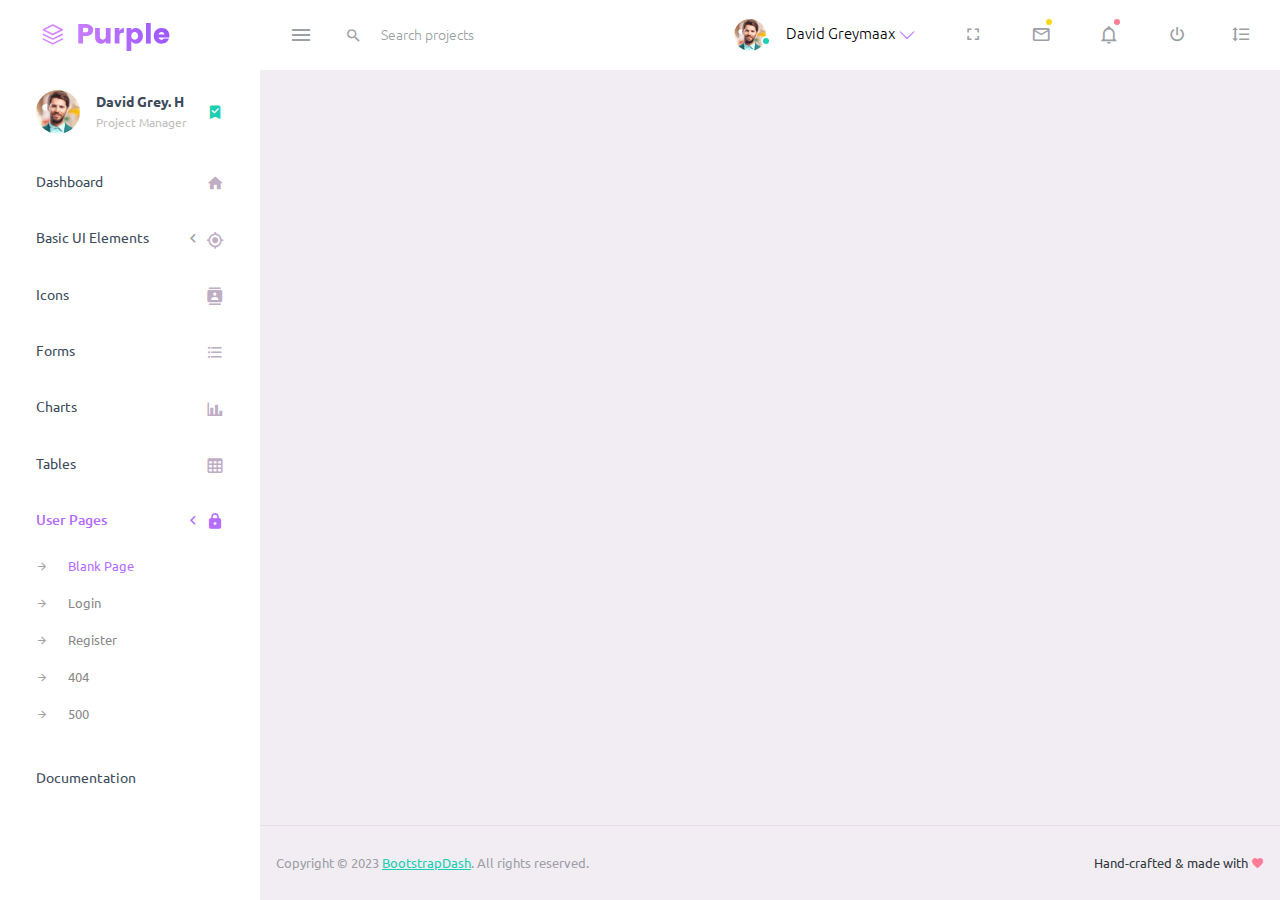
<file: public/adminkba/pages/samples/blank-page.html>
<!DOCTYPE html>
<html lang="en">
  <head>
    <!-- Required meta tags -->
    <meta charset="utf-8">
    <meta name="viewport" content="width=device-width, initial-scale=1, shrink-to-fit=no">
    <title>Purple Admin</title>
    <!-- plugins:css -->
    <link rel="stylesheet" href="../../assets/vendors/mdi/css/materialdesignicons.min.css">
    <link rel="stylesheet" href="../../assets/vendors/ti-icons/css/themify-icons.css">
    <link rel="stylesheet" href="../../assets/vendors/css/vendor.bundle.base.css">
    <link rel="stylesheet" href="../../assets/vendors/font-awesome/css/font-awesome.min.css">
    <!-- endinject -->
    <!-- Plugin css for this page -->
    <!-- End plugin css for this page -->
    <!-- inject:css -->
    <!-- endinject -->
    <!-- Layout styles -->
    <link rel="stylesheet" href="../../assets/css/style.css">
    <!-- End layout styles -->
    <link rel="shortcut icon" href="../../assets/images/favicon.png" />
  </head>
  <body>
    <div class="container-scroller">
      <!-- partial:../../partials/_navbar.html -->
      <nav class="navbar default-layout-navbar col-lg-12 col-12 p-0 fixed-top d-flex flex-row">
        <div class="text-center navbar-brand-wrapper d-flex align-items-center justify-content-start">
          <a class="navbar-brand brand-logo" href="../../index.html"><img src="../../assets/images/logo.svg" alt="logo" /></a>
          <a class="navbar-brand brand-logo-mini" href="../../index.html"><img src="../../assets/images/logo-mini.svg" alt="logo" /></a>
        </div>
        <div class="navbar-menu-wrapper d-flex align-items-stretch">
          <button class="navbar-toggler navbar-toggler align-self-center" type="button" data-toggle="minimize">
            <span class="mdi mdi-menu"></span>
          </button>
          <div class="search-field d-none d-md-block">
            <form class="d-flex align-items-center h-100" action="#">
              <div class="input-group">
                <div class="input-group-prepend bg-transparent">
                  <i class="input-group-text border-0 mdi mdi-magnify"></i>
                </div>
                <input type="text" class="form-control bg-transparent border-0" placeholder="Search projects">
              </div>
            </form>
          </div>
          <ul class="navbar-nav navbar-nav-right">
            <li class="nav-item nav-profile dropdown">
              <a class="nav-link dropdown-toggle" id="profileDropdown" href="#" data-bs-toggle="dropdown" aria-expanded="false">
                <div class="nav-profile-img">
                  <img src="../../assets/images/faces/face1.jpg" alt="image">
                  <span class="availability-status online"></span>
                </div>
                <div class="nav-profile-text">
                  <p class="mb-1 text-black">David Greymaax</p>
                </div>
              </a>
              <div class="dropdown-menu navbar-dropdown" aria-labelledby="profileDropdown">
                <a class="dropdown-item" href="#">
                  <i class="mdi mdi-cached me-2 text-success"></i> Activity Log </a>
                <div class="dropdown-divider"></div>
                <a class="dropdown-item" href="#">
                  <i class="mdi mdi-logout me-2 text-primary"></i> Signout </a>
              </div>
            </li>
            <li class="nav-item d-none d-lg-block full-screen-link">
              <a class="nav-link">
                <i class="mdi mdi-fullscreen" id="fullscreen-button"></i>
              </a>
            </li>
            <li class="nav-item dropdown">
              <a class="nav-link count-indicator dropdown-toggle" id="messageDropdown" href="#" data-bs-toggle="dropdown" aria-expanded="false">
                <i class="mdi mdi-email-outline"></i>
                <span class="count-symbol bg-warning"></span>
              </a>
              <div class="dropdown-menu dropdown-menu-end navbar-dropdown preview-list" aria-labelledby="messageDropdown">
                <h6 class="p-3 mb-0">Messages</h6>
                <div class="dropdown-divider"></div>
                <a class="dropdown-item preview-item">
                  <div class="preview-thumbnail">
                    <img src="../../assets/images/faces/face4.jpg" alt="image" class="profile-pic">
                  </div>
                  <div class="preview-item-content d-flex align-items-start flex-column justify-content-center">
                    <h6 class="preview-subject ellipsis mb-1 font-weight-normal">Mark send you a message</h6>
                    <p class="text-gray mb-0"> 1 Minutes ago </p>
                  </div>
                </a>
                <div class="dropdown-divider"></div>
                <a class="dropdown-item preview-item">
                  <div class="preview-thumbnail">
                    <img src="../../assets/images/faces/face2.jpg" alt="image" class="profile-pic">
                  </div>
                  <div class="preview-item-content d-flex align-items-start flex-column justify-content-center">
                    <h6 class="preview-subject ellipsis mb-1 font-weight-normal">Cregh send you a message</h6>
                    <p class="text-gray mb-0"> 15 Minutes ago </p>
                  </div>
                </a>
                <div class="dropdown-divider"></div>
                <a class="dropdown-item preview-item">
                  <div class="preview-thumbnail">
                    <img src="../../assets/images/faces/face3.jpg" alt="image" class="profile-pic">
                  </div>
                  <div class="preview-item-content d-flex align-items-start flex-column justify-content-center">
                    <h6 class="preview-subject ellipsis mb-1 font-weight-normal">Profile picture updated</h6>
                    <p class="text-gray mb-0"> 18 Minutes ago </p>
                  </div>
                </a>
                <div class="dropdown-divider"></div>
                <h6 class="p-3 mb-0 text-center">4 new messages</h6>
              </div>
            </li>
            <li class="nav-item dropdown">
              <a class="nav-link count-indicator dropdown-toggle" id="notificationDropdown" href="#" data-bs-toggle="dropdown">
                <i class="mdi mdi-bell-outline"></i>
                <span class="count-symbol bg-danger"></span>
              </a>
              <div class="dropdown-menu dropdown-menu-end navbar-dropdown preview-list" aria-labelledby="notificationDropdown">
                <h6 class="p-3 mb-0">Notifications</h6>
                <div class="dropdown-divider"></div>
                <a class="dropdown-item preview-item">
                  <div class="preview-thumbnail">
                    <div class="preview-icon bg-success">
                      <i class="mdi mdi-calendar"></i>
                    </div>
                  </div>
                  <div class="preview-item-content d-flex align-items-start flex-column justify-content-center">
                    <h6 class="preview-subject font-weight-normal mb-1">Event today</h6>
                    <p class="text-gray ellipsis mb-0"> Just a reminder that you have an event today </p>
                  </div>
                </a>
                <div class="dropdown-divider"></div>
                <a class="dropdown-item preview-item">
                  <div class="preview-thumbnail">
                    <div class="preview-icon bg-warning">
                      <i class="mdi mdi-cog"></i>
                    </div>
                  </div>
                  <div class="preview-item-content d-flex align-items-start flex-column justify-content-center">
                    <h6 class="preview-subject font-weight-normal mb-1">Settings</h6>
                    <p class="text-gray ellipsis mb-0"> Update dashboard </p>
                  </div>
                </a>
                <div class="dropdown-divider"></div>
                <a class="dropdown-item preview-item">
                  <div class="preview-thumbnail">
                    <div class="preview-icon bg-info">
                      <i class="mdi mdi-link-variant"></i>
                    </div>
                  </div>
                  <div class="preview-item-content d-flex align-items-start flex-column justify-content-center">
                    <h6 class="preview-subject font-weight-normal mb-1">Launch Admin</h6>
                    <p class="text-gray ellipsis mb-0"> New admin wow! </p>
                  </div>
                </a>
                <div class="dropdown-divider"></div>
                <h6 class="p-3 mb-0 text-center">See all notifications</h6>
              </div>
            </li>
            <li class="nav-item nav-logout d-none d-lg-block">
              <a class="nav-link" href="#">
                <i class="mdi mdi-power"></i>
              </a>
            </li>
            <li class="nav-item nav-settings d-none d-lg-block">
              <a class="nav-link" href="#">
                <i class="mdi mdi-format-line-spacing"></i>
              </a>
            </li>
          </ul>
          <button class="navbar-toggler navbar-toggler-right d-lg-none align-self-center" type="button" data-toggle="offcanvas">
            <span class="mdi mdi-menu"></span>
          </button>
        </div>
      </nav>
      <!-- partial -->
      <div class="container-fluid page-body-wrapper">
        <!-- partial:../../partials/_sidebar.html -->
        <nav class="sidebar sidebar-offcanvas" id="sidebar">
          <ul class="nav">
            <li class="nav-item nav-profile">
              <a href="#" class="nav-link">
                <div class="nav-profile-image">
                  <img src="../../assets/images/faces/face1.jpg" alt="profile" />
                  <span class="login-status online"></span>
                  <!--change to offline or busy as needed-->
                </div>
                <div class="nav-profile-text d-flex flex-column">
                  <span class="font-weight-bold mb-2">David Grey. H</span>
                  <span class="text-secondary text-small">Project Manager</span>
                </div>
                <i class="mdi mdi-bookmark-check text-success nav-profile-badge"></i>
              </a>
            </li>
            <li class="nav-item">
              <a class="nav-link" href="../../index.html">
                <span class="menu-title">Dashboard</span>
                <i class="mdi mdi-home menu-icon"></i>
              </a>
            </li>
            <li class="nav-item">
              <a class="nav-link" data-bs-toggle="collapse" href="#ui-basic" aria-expanded="false" aria-controls="ui-basic">
                <span class="menu-title">Basic UI Elements</span>
                <i class="menu-arrow"></i>
                <i class="mdi mdi-crosshairs-gps menu-icon"></i>
              </a>
              <div class="collapse" id="ui-basic">
                <ul class="nav flex-column sub-menu">
                  <li class="nav-item">
                    <a class="nav-link" href="../../pages/ui-features/buttons.html">Buttons</a>
                  </li>
                  <li class="nav-item">
                    <a class="nav-link" href="../../pages/ui-features/dropdowns.html">Dropdowns</a>
                  </li>
                  <li class="nav-item">
                    <a class="nav-link" href="../../pages/ui-features/typography.html">Typography</a>
                  </li>
                </ul>
              </div>
            </li>
            <li class="nav-item">
              <a class="nav-link" data-bs-toggle="collapse" href="#icons" aria-expanded="false" aria-controls="icons">
                <span class="menu-title">Icons</span>
                <i class="mdi mdi-contacts menu-icon"></i>
              </a>
              <div class="collapse" id="icons">
                <ul class="nav flex-column sub-menu">
                  <li class="nav-item">
                    <a class="nav-link" href="../../pages/icons/font-awesome.html">Font Awesome</a>
                  </li>
                </ul>
              </div>
            </li>
            <li class="nav-item">
              <a class="nav-link" data-bs-toggle="collapse" href="#forms" aria-expanded="false" aria-controls="forms">
                <span class="menu-title">Forms</span>
                <i class="mdi mdi-format-list-bulleted menu-icon"></i>
              </a>
              <div class="collapse" id="forms">
                <ul class="nav flex-column sub-menu">
                  <li class="nav-item">
                    <a class="nav-link" href="../../pages/forms/basic_elements.html">Form Elements</a>
                  </li>
                </ul>
              </div>
            </li>
            <li class="nav-item">
              <a class="nav-link" data-bs-toggle="collapse" href="#charts" aria-expanded="false" aria-controls="charts">
                <span class="menu-title">Charts</span>
                <i class="mdi mdi-chart-bar menu-icon"></i>
              </a>
              <div class="collapse" id="charts">
                <ul class="nav flex-column sub-menu">
                  <li class="nav-item">
                    <a class="nav-link" href="../../pages/charts/chartjs.html">ChartJs</a>
                  </li>
                </ul>
              </div>
            </li>
            <li class="nav-item">
              <a class="nav-link" data-bs-toggle="collapse" href="#tables" aria-expanded="false" aria-controls="tables">
                <span class="menu-title">Tables</span>
                <i class="mdi mdi-table-large menu-icon"></i>
              </a>
              <div class="collapse" id="tables">
                <ul class="nav flex-column sub-menu">
                  <li class="nav-item">
                    <a class="nav-link" href="../../pages/tables/basic-table.html">Basic table</a>
                  </li>
                </ul>
              </div>
            </li>
            <li class="nav-item">
              <a class="nav-link" data-bs-toggle="collapse" href="#auth" aria-expanded="false" aria-controls="auth">
                <span class="menu-title">User Pages</span>
                <i class="menu-arrow"></i>
                <i class="mdi mdi-lock menu-icon"></i>
              </a>
              <div class="collapse" id="auth">
                <ul class="nav flex-column sub-menu">
                  <li class="nav-item">
                    <a class="nav-link" href="../../pages/samples/blank-page.html"> Blank Page </a>
                  </li>
                  <li class="nav-item">
                    <a class="nav-link" href="../../pages/samples/login.html"> Login </a>
                  </li>
                  <li class="nav-item">
                    <a class="nav-link" href="../../pages/samples/register.html"> Register </a>
                  </li>
                  <li class="nav-item">
                    <a class="nav-link" href="../../pages/samples/error-404.html"> 404 </a>
                  </li>
                  <li class="nav-item">
                    <a class="nav-link" href="../../pages/samples/error-500.html"> 500 </a>
                  </li>
                </ul>
              </div>
            </li>
            <li class="nav-item">
              <a class="nav-link" href="../../docs/documentation.html" target="_blank">
                <span class="menu-title">Documentation</span>
                <i class="mdi mdi-file-document-box menu-icon"></i>
              </a>
            </li>
          </ul>
        </nav>
        <!-- partial -->
        <div class="main-panel">
          <div class="content-wrapper">
          </div>
          <!-- content-wrapper ends -->
          <!-- partial:../../partials/_footer.html -->
          <footer class="footer">
            <div class="d-sm-flex justify-content-center justify-content-sm-between">
              <span class="text-muted text-center text-sm-left d-block d-sm-inline-block">Copyright © 2023 <a href="https://www.bootstrapdash.com/" target="_blank">BootstrapDash</a>. All rights reserved.</span>
              <span class="float-none float-sm-right d-block mt-1 mt-sm-0 text-center">Hand-crafted & made with <i class="mdi mdi-heart text-danger"></i></span>
            </div>
          </footer>
          <!-- partial -->
        </div>
        <!-- main-panel ends -->
      </div>
      <!-- page-body-wrapper ends -->
    </div>
    <!-- container-scroller -->
    <!-- plugins:js -->
    <script src="../../assets/vendors/js/vendor.bundle.base.js"></script>
    <!-- endinject -->
    <!-- Plugin js for this page -->
    <!-- End plugin js for this page -->
    <!-- inject:js -->
    <script src="../../assets/js/off-canvas.js"></script>
    <script src="../../assets/js/misc.js"></script>
    <script src="../../assets/js/settings.js"></script>
    <script src="../../assets/js/todolist.js"></script>
    <script src="../../assets/js/jquery.cookie.js"></script>
    <!-- endinject -->
    <!-- Custom js for this page -->
    <!-- End custom js for this page -->
  </body>
</html>
</file>
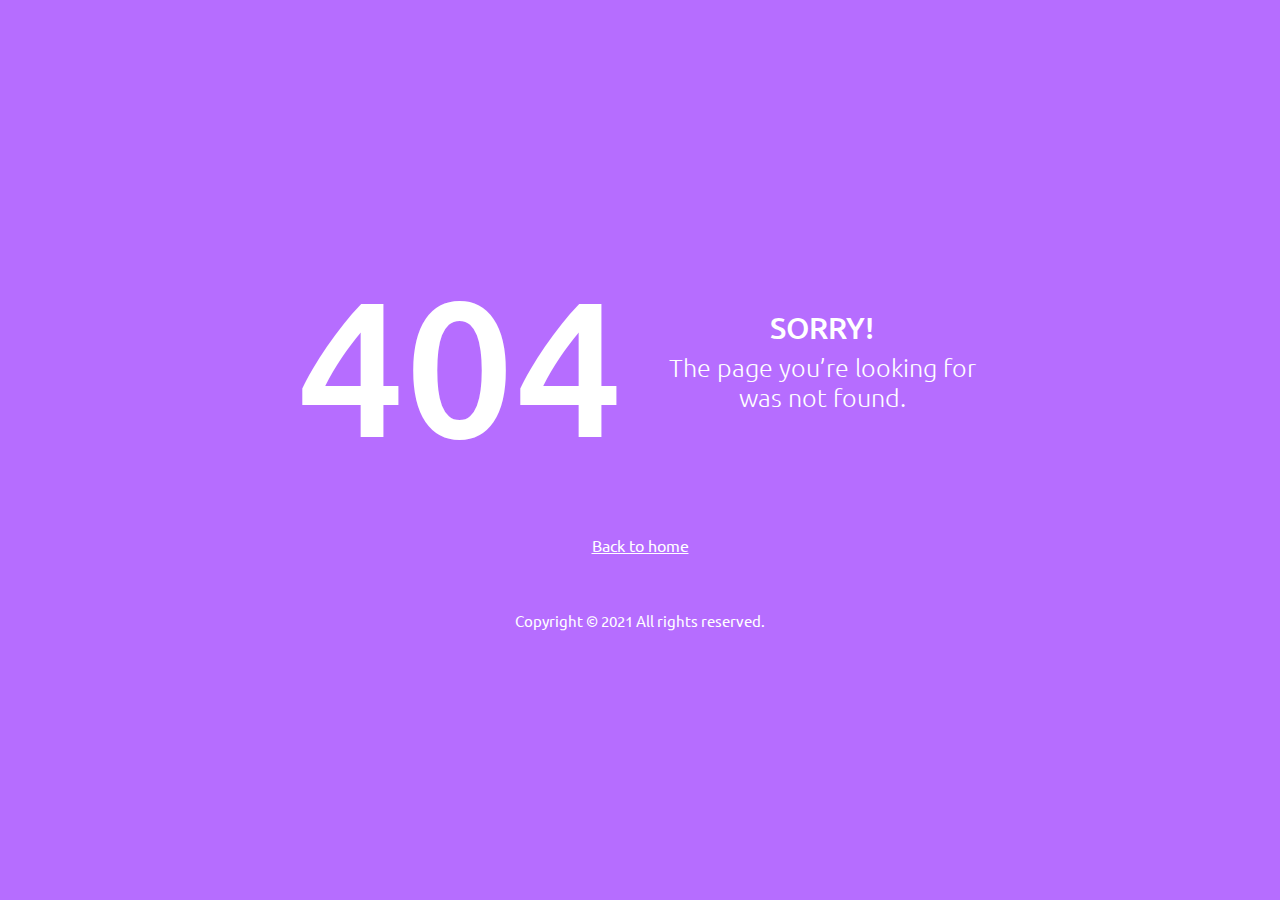
<file: public/adminkba/pages/samples/error-404.html>
<!DOCTYPE html>
<html lang="en">
  <head>
    <!-- Required meta tags -->
    <meta charset="utf-8">
    <meta name="viewport" content="width=device-width, initial-scale=1, shrink-to-fit=no">
    <title>Purple Admin</title>
    <!-- plugins:css -->
    <link rel="stylesheet" href="../../assets/vendors/mdi/css/materialdesignicons.min.css">
    <link rel="stylesheet" href="../../assets/vendors/ti-icons/css/themify-icons.css">
    <link rel="stylesheet" href="../../assets/vendors/css/vendor.bundle.base.css">
    <link rel="stylesheet" href="../../assets/vendors/font-awesome/css/font-awesome.min.css">
    <!-- endinject -->
    <!-- Plugin css for this page -->
    <!-- End Plugin css for this page -->
    <!-- inject:css -->
    <!-- endinject -->
    <!-- Layout styles -->
    <link rel="stylesheet" href="../../assets/css/style.css">
    <!-- End layout styles -->
    <link rel="shortcut icon" href="../../assets/images/favicon.png" />
  </head>
  <body>
    <div class="container-scroller">
      <div class="container-fluid page-body-wrapper full-page-wrapper">
        <div class="content-wrapper d-flex align-items-center text-center error-page bg-primary">
          <div class="row flex-grow">
            <div class="col-lg-7 mx-auto text-white">
              <div class="row align-items-center d-flex flex-row">
                <div class="col-lg-6 text-lg-right pr-lg-4">
                  <h1 class="display-1 mb-0">404</h1>
                </div>
                <div class="col-lg-6 error-page-divider text-lg-left pl-lg-4">
                  <h2>SORRY!</h2>
                  <h3 class="font-weight-light">The page you’re looking for was not found.</h3>
                </div>
              </div>
              <div class="row mt-5">
                <div class="col-12 text-center mt-xl-2">
                  <a class="text-white font-weight-medium" href="../../index.html">Back to home</a>
                </div>
              </div>
              <div class="row mt-5">
                <div class="col-12 mt-xl-2">
                  <p class="text-white font-weight-medium text-center">Copyright &copy; 2021 All rights reserved.</p>
                </div>
              </div>
            </div>
          </div>
        </div>
        <!-- content-wrapper ends -->
      </div>
      <!-- page-body-wrapper ends -->
    </div>
    <!-- container-scroller -->
    <!-- plugins:js -->
    <script src="../../assets/vendors/js/vendor.bundle.base.js"></script>
    <!-- endinject -->
    <!-- Plugin js for this page -->
    <!-- End plugin js for this page -->
    <!-- inject:js -->
    <script src="../../assets/js/off-canvas.js"></script>
    <script src="../../assets/js/misc.js"></script>
    <script src="../../assets/js/settings.js"></script>
    <script src="../../assets/js/todolist.js"></script>
    <script src="../../assets/js/jquery.cookie.js"></script>
    <!-- endinject -->
  </body>
</html>
</file>
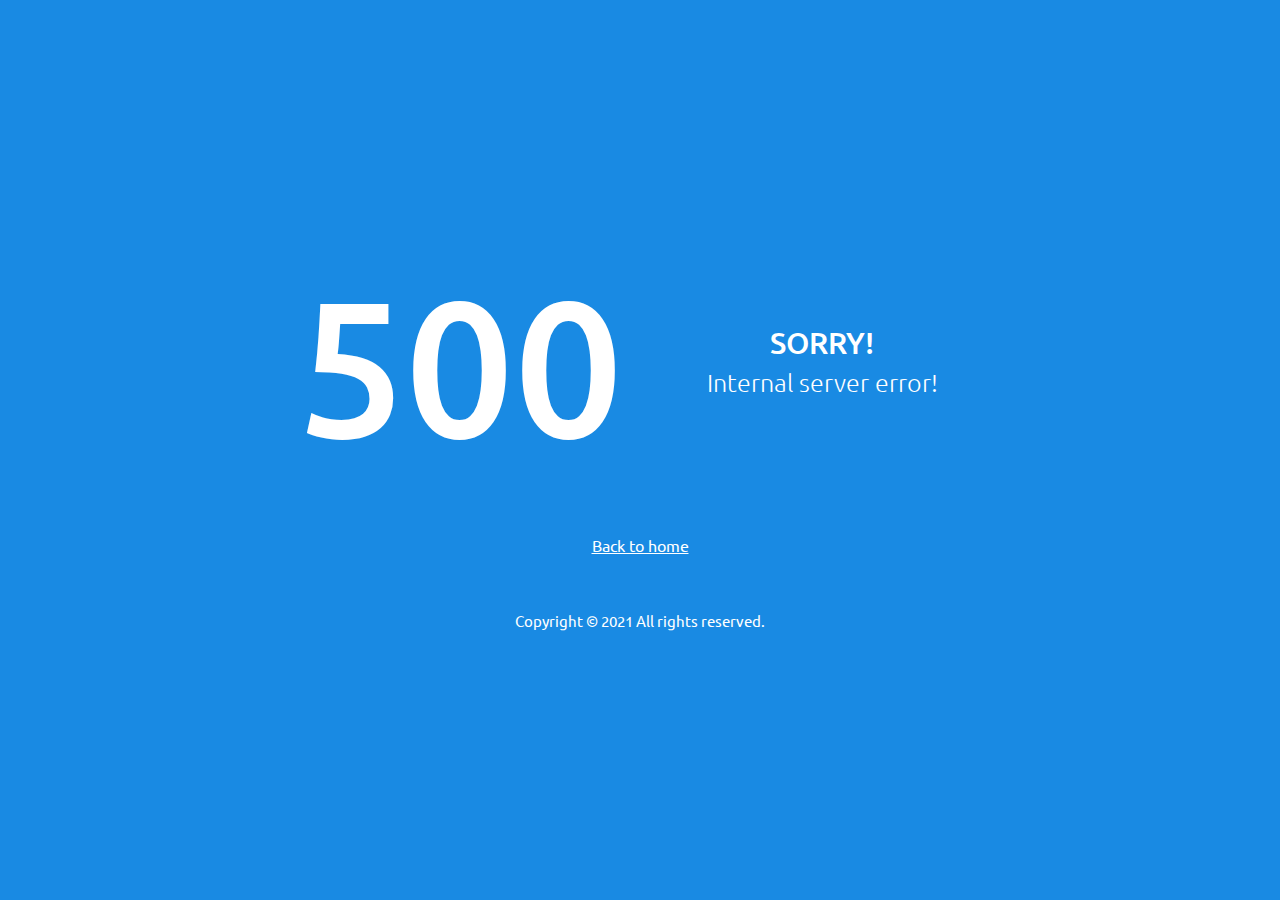
<file: public/adminkba/pages/samples/error-500.html>
<!DOCTYPE html>
<html lang="en">
  <head>
    <!-- Required meta tags -->
    <meta charset="utf-8">
    <meta name="viewport" content="width=device-width, initial-scale=1, shrink-to-fit=no">
    <title>Purple Admin</title>
    <!-- plugins:css -->
    <link rel="stylesheet" href="../../assets/vendors/mdi/css/materialdesignicons.min.css">
    <link rel="stylesheet" href="../../assets/vendors/ti-icons/css/themify-icons.css">
    <link rel="stylesheet" href="../../assets/vendors/css/vendor.bundle.base.css">
    <link rel="stylesheet" href="../../assets/vendors/font-awesome/css/font-awesome.min.css">
    <!-- endinject -->
    <!-- Plugin css for this page -->
    <!-- End Plugin css for this page -->
    <!-- inject:css -->
    <!-- endinject -->
    <!-- Layout styles -->
    <link rel="stylesheet" href="../../assets/css/style.css">
    <!-- End layout styles -->
    <link rel="shortcut icon" href="../../assets/images/favicon.png" />
  </head>
  <body>
    <div class="container-scroller">
      <div class="container-fluid page-body-wrapper full-page-wrapper">
        <div class="content-wrapper d-flex align-items-center text-center error-page bg-info">
          <div class="row flex-grow">
            <div class="col-lg-7 mx-auto text-white">
              <div class="row align-items-center d-flex flex-row">
                <div class="col-lg-6 text-lg-right pr-lg-4">
                  <h1 class="display-1 mb-0">500</h1>
                </div>
                <div class="col-lg-6 error-page-divider text-lg-left pl-lg-4">
                  <h2>SORRY!</h2>
                  <h3 class="font-weight-light">Internal server error!</h3>
                </div>
              </div>
              <div class="row mt-5">
                <div class="col-12 text-center mt-xl-2">
                  <a class="text-white font-weight-medium" href="../../index.html">Back to home</a>
                </div>
              </div>
              <div class="row mt-5">
                <div class="col-12 mt-xl-2">
                  <p class="text-white font-weight-medium text-center">Copyright &copy; 2021 All rights reserved.</p>
                </div>
              </div>
            </div>
          </div>
        </div>
        <!-- content-wrapper ends -->
      </div>
      <!-- page-body-wrapper ends -->
    </div>
    <!-- container-scroller -->
    <!-- plugins:js -->
    <script src="../../assets/vendors/js/vendor.bundle.base.js"></script>
    <!-- endinject -->
    <!-- Plugin js for this page -->
    <!-- End plugin js for this page -->
    <!-- inject:js -->
    <script src="../../assets/js/off-canvas.js"></script>
    <script src="../../assets/js/misc.js"></script>
    <script src="../../assets/js/settings.js"></script>
    <script src="../../assets/js/todolist.js"></script>
    <script src="../../assets/js/jquery.cookie.js"></script>
    <!-- endinject -->
  </body>
</html>
</file>
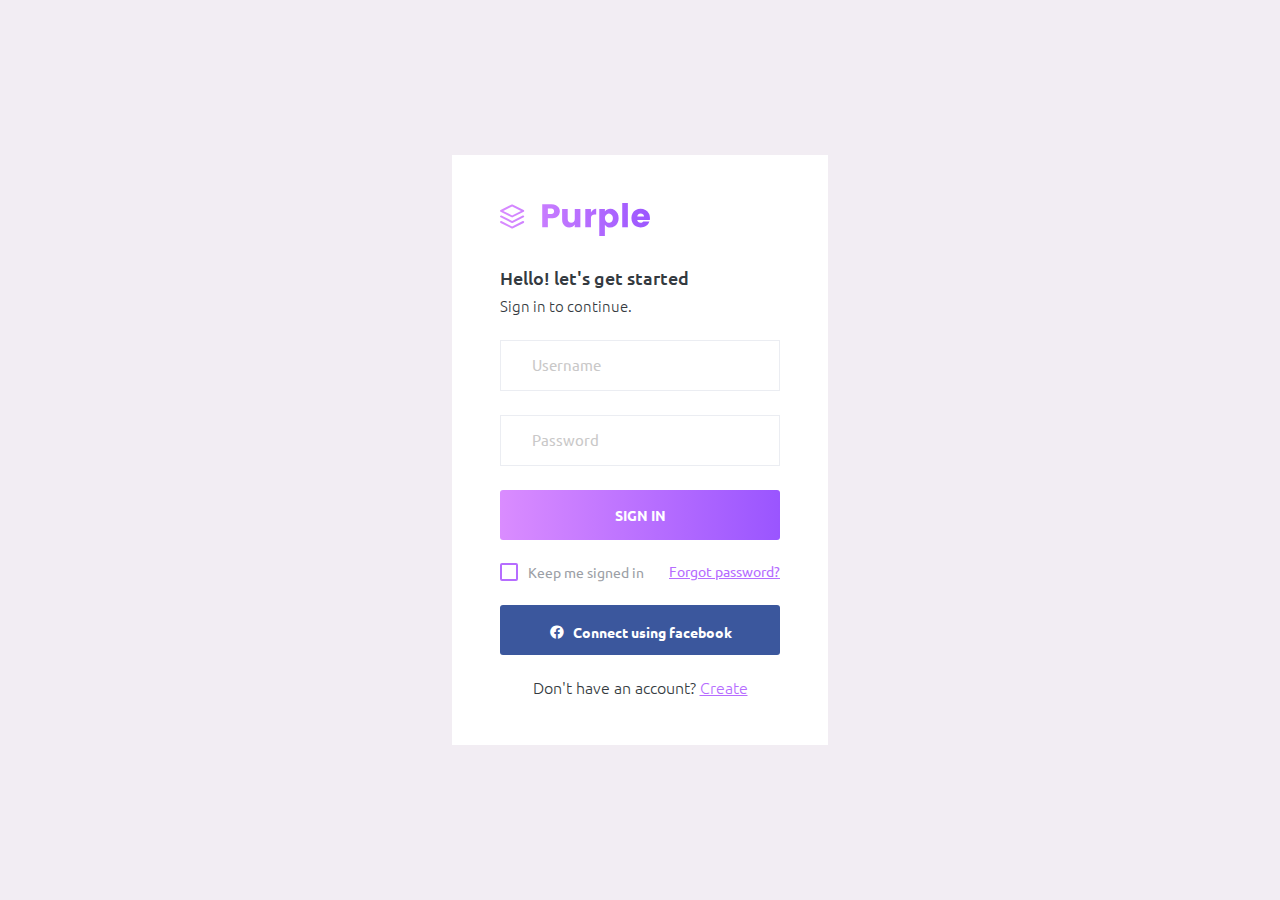
<file: public/adminkba/pages/samples/login.html>
<!DOCTYPE html>
<html lang="en">
  <head>
    <!-- Required meta tags -->
    <meta charset="utf-8">
    <meta name="viewport" content="width=device-width, initial-scale=1, shrink-to-fit=no">
    <title>Purple Admin</title>
    <!-- plugins:css -->
    <link rel="stylesheet" href="../../assets/vendors/mdi/css/materialdesignicons.min.css">
    <link rel="stylesheet" href="../../assets/vendors/ti-icons/css/themify-icons.css">
    <link rel="stylesheet" href="../../assets/vendors/css/vendor.bundle.base.css">
    <link rel="stylesheet" href="../../assets/vendors/font-awesome/css/font-awesome.min.css">
    <!-- endinject -->
    <!-- Plugin css for this page -->
    <!-- End plugin css for this page -->
    <!-- inject:css -->
    <!-- endinject -->
    <!-- Layout styles -->
    <link rel="stylesheet" href="../../assets/css/style.css">
    <!-- End layout styles -->
    <link rel="shortcut icon" href="../../assets/images/favicon.png" />
  </head>
  <body>
    <div class="container-scroller">
      <div class="container-fluid page-body-wrapper full-page-wrapper">
        <div class="content-wrapper d-flex align-items-center auth">
          <div class="row flex-grow">
            <div class="col-lg-4 mx-auto">
              <div class="auth-form-light text-left p-5">
                <div class="brand-logo">
                  <img src="../../assets/images/logo.svg">
                </div>
                <h4>Hello! let's get started</h4>
                <h6 class="font-weight-light">Sign in to continue.</h6>
                <form class="pt-3">
                  <div class="form-group">
                    <input type="email" class="form-control form-control-lg" id="exampleInputEmail1" placeholder="Username">
                  </div>
                  <div class="form-group">
                    <input type="password" class="form-control form-control-lg" id="exampleInputPassword1" placeholder="Password">
                  </div>
                  <div class="mt-3 d-grid gap-2">
                    <a class="btn btn-block btn-gradient-primary btn-lg font-weight-medium auth-form-btn" href="../../index.html">SIGN IN</a>
                  </div>
                  <div class="my-2 d-flex justify-content-between align-items-center">
                    <div class="form-check">
                      <label class="form-check-label text-muted">
                        <input type="checkbox" class="form-check-input"> Keep me signed in </label>
                    </div>
                    <a href="#" class="auth-link text-primary">Forgot password?</a>
                  </div>
                  <div class="mb-2 d-grid gap-2">
                    <button type="button" class="btn btn-block btn-facebook auth-form-btn">
                      <i class="mdi mdi-facebook me-2"></i>Connect using facebook </button>
                  </div>
                  <div class="text-center mt-4 font-weight-light"> Don't have an account? <a href="register.html" class="text-primary">Create</a>
                  </div>
                </form>
              </div>
            </div>
          </div>
        </div>
        <!-- content-wrapper ends -->
      </div>
      <!-- page-body-wrapper ends -->
    </div>
    <!-- container-scroller -->
    <!-- plugins:js -->
    <script src="../../assets/vendors/js/vendor.bundle.base.js"></script>
    <!-- endinject -->
    <!-- Plugin js for this page -->
    <!-- End plugin js for this page -->
    <!-- inject:js -->
    <script src="../../assets/js/off-canvas.js"></script>
    <script src="../../assets/js/misc.js"></script>
    <script src="../../assets/js/settings.js"></script>
    <script src="../../assets/js/todolist.js"></script>
    <script src="../../assets/js/jquery.cookie.js"></script>
    <!-- endinject -->
  </body>
</html>
</file>
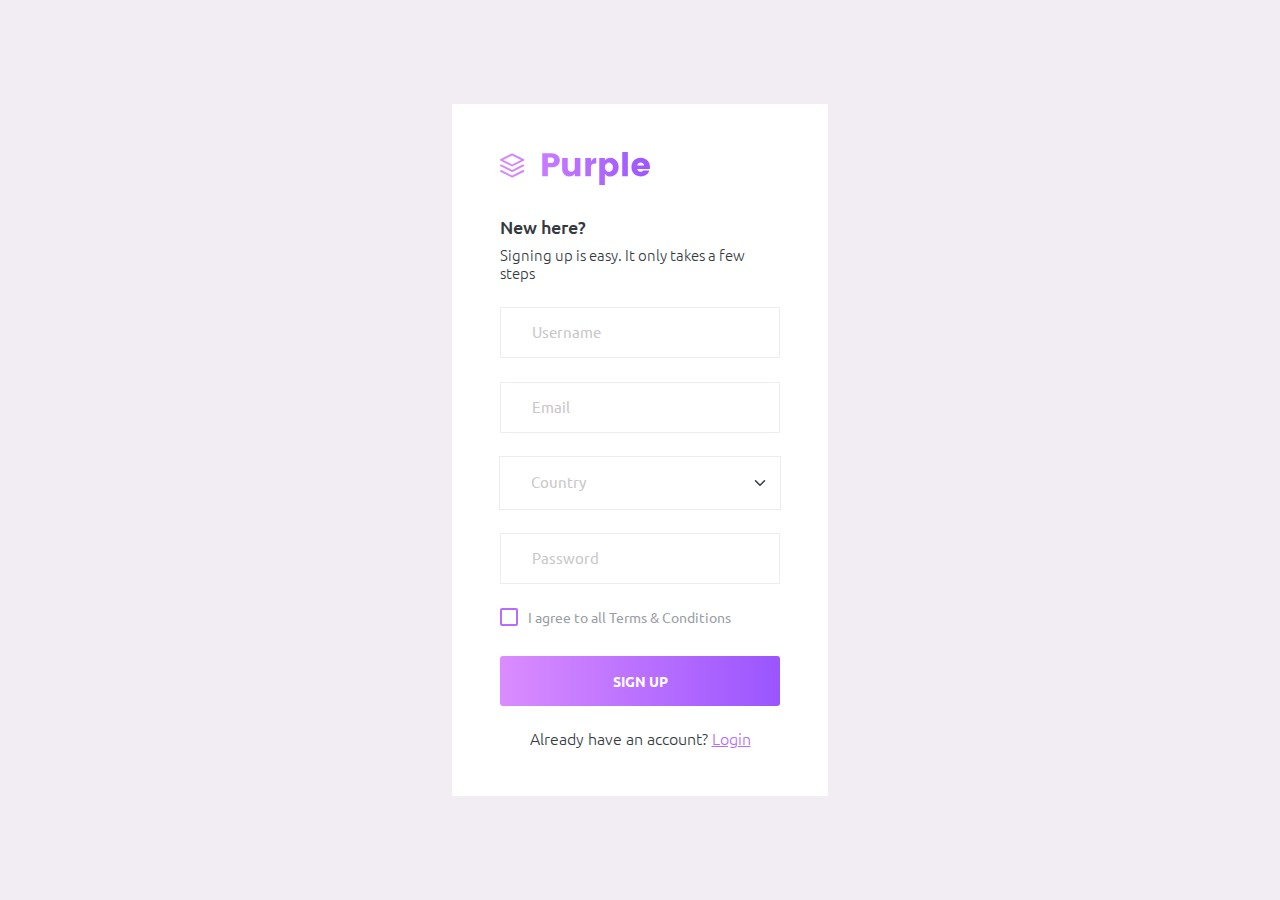
<file: public/adminkba/pages/samples/register.html>
<!DOCTYPE html>
<html lang="en">
  <head>
    <!-- Required meta tags -->
    <meta charset="utf-8">
    <meta name="viewport" content="width=device-width, initial-scale=1, shrink-to-fit=no">
    <title>Purple Admin</title>
    <!-- plugins:css -->
    <link rel="stylesheet" href="../../assets/vendors/mdi/css/materialdesignicons.min.css">
    <link rel="stylesheet" href="../../assets/vendors/ti-icons/css/themify-icons.css">
    <link rel="stylesheet" href="../../assets/vendors/css/vendor.bundle.base.css">
    <link rel="stylesheet" href="../../assets/vendors/font-awesome/css/font-awesome.min.css">
    <!-- endinject -->
    <!-- Plugin css for this page -->
    <!-- End plugin css for this page -->
    <!-- inject:css -->
    <!-- endinject -->
    <!-- Layout styles -->
    <link rel="stylesheet" href="../../assets/css/style.css">
    <!-- End layout styles -->
    <link rel="shortcut icon" href="../../assets/images/favicon.png" />
  </head>
  <body>
    <div class="container-scroller">
      <div class="container-fluid page-body-wrapper full-page-wrapper">
        <div class="content-wrapper d-flex align-items-center auth">
          <div class="row flex-grow">
            <div class="col-lg-4 mx-auto">
              <div class="auth-form-light text-left p-5">
                <div class="brand-logo">
                  <img src="../../assets/images/logo.svg">
                </div>
                <h4>New here?</h4>
                <h6 class="font-weight-light">Signing up is easy. It only takes a few steps</h6>
                <form class="pt-3">
                  <div class="form-group">
                    <input type="text" class="form-control form-control-lg" id="exampleInputUsername1" placeholder="Username">
                  </div>
                  <div class="form-group">
                    <input type="email" class="form-control form-control-lg" id="exampleInputEmail1" placeholder="Email">
                  </div>
                  <div class="form-group">
                    <select class="form-select form-select-lg" id="exampleFormControlSelect2">
                      <option>Country</option>
                      <option>United States of America</option>
                      <option>United Kingdom</option>
                      <option>India</option>
                      <option>Germany</option>
                      <option>Argentina</option>
                    </select>
                  </div>
                  <div class="form-group">
                    <input type="password" class="form-control form-control-lg" id="exampleInputPassword1" placeholder="Password">
                  </div>
                  <div class="mb-4">
                    <div class="form-check">
                      <label class="form-check-label text-muted">
                        <input type="checkbox" class="form-check-input"> I agree to all Terms & Conditions </label>
                    </div>
                  </div>
                  <div class="mt-3 d-grid gap-2">
                    <a class="btn btn-block btn-gradient-primary btn-lg font-weight-medium auth-form-btn" href="../../index.html">SIGN UP</a>
                  </div>
                  <div class="text-center mt-4 font-weight-light"> Already have an account? <a href="login.html" class="text-primary">Login</a>
                  </div>
                </form>
              </div>
            </div>
          </div>
        </div>
        <!-- content-wrapper ends -->
      </div>
      <!-- page-body-wrapper ends -->
    </div>
    <!-- container-scroller -->
    <!-- plugins:js -->
    <script src="../../assets/vendors/js/vendor.bundle.base.js"></script>
    <!-- endinject -->
    <!-- Plugin js for this page -->
    <!-- End plugin js for this page -->
    <!-- inject:js -->
    <script src="../../assets/js/off-canvas.js"></script>
    <script src="../../assets/js/misc.js"></script>
    <script src="../../assets/js/settings.js"></script>
    <script src="../../assets/js/todolist.js"></script>
    <script src="../../assets/js/jquery.cookie.js"></script>
    <!-- endinject -->
  </body>
</html>
</file>
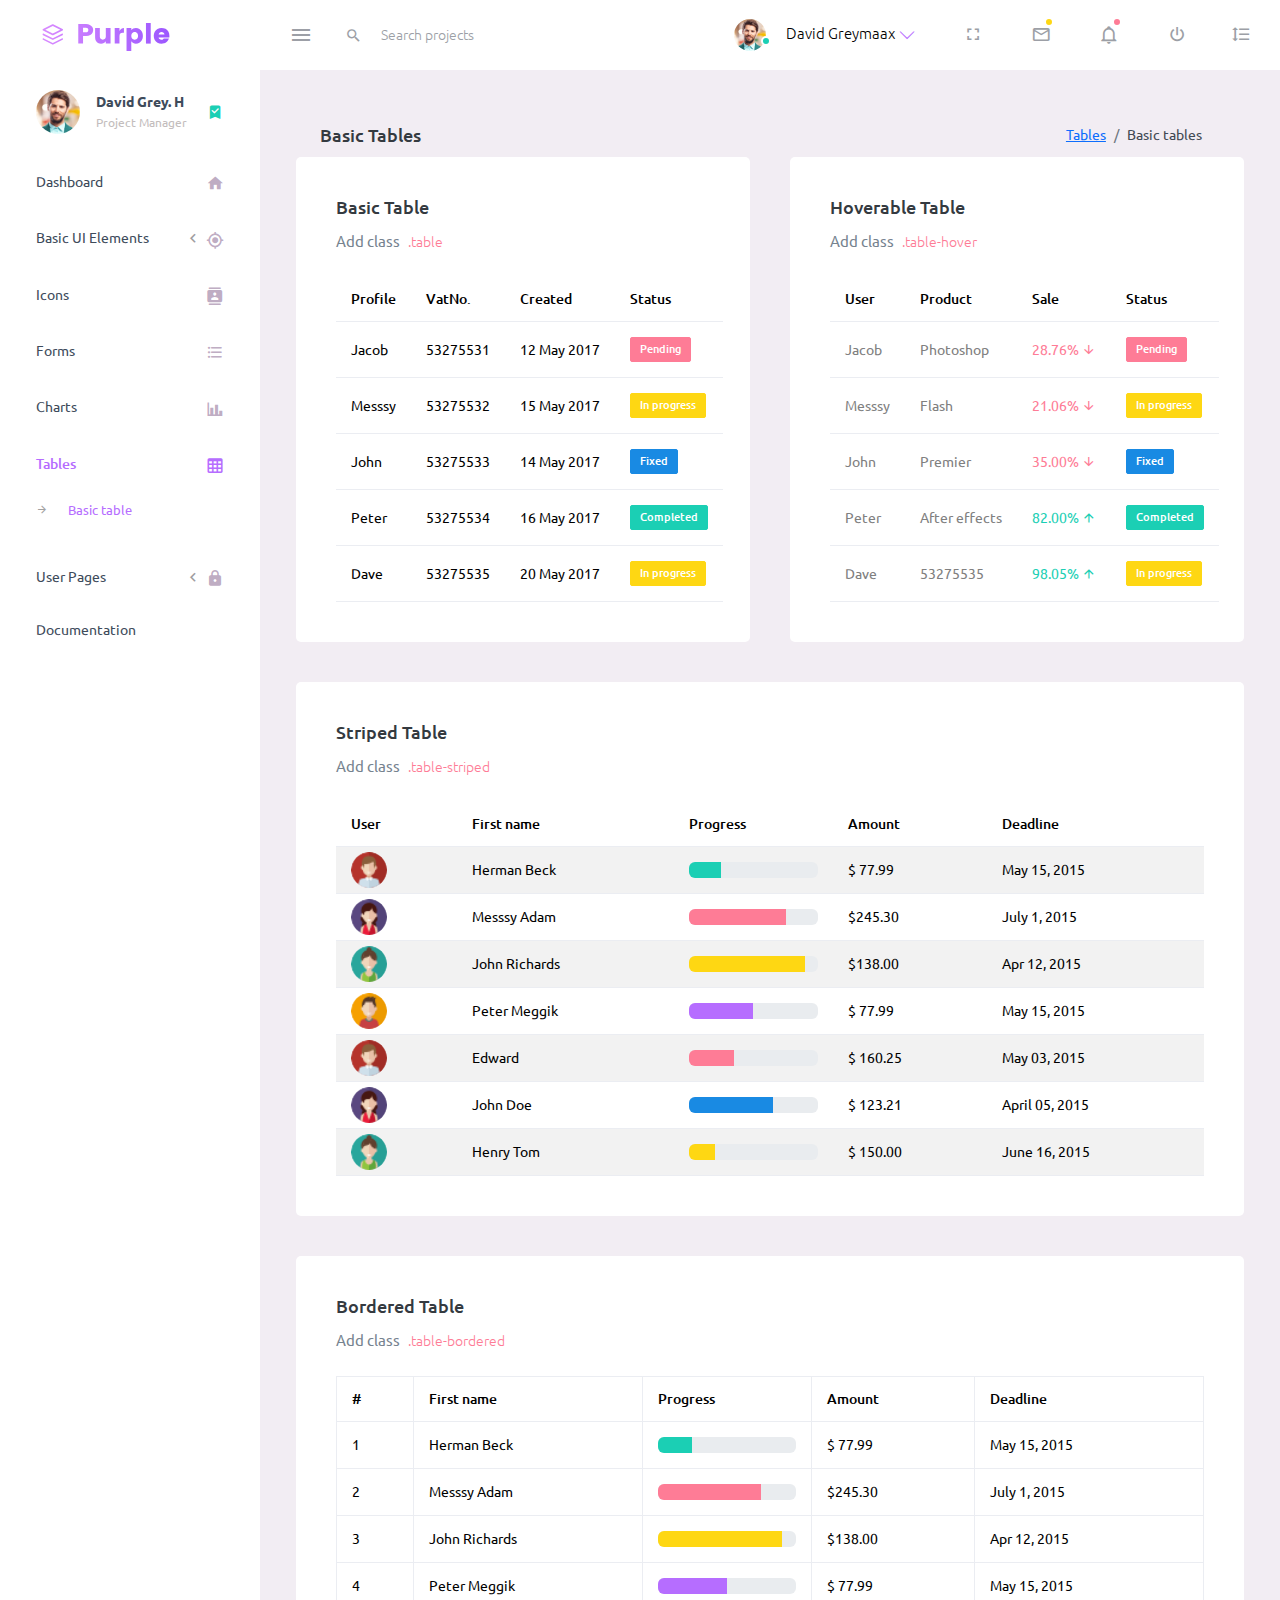
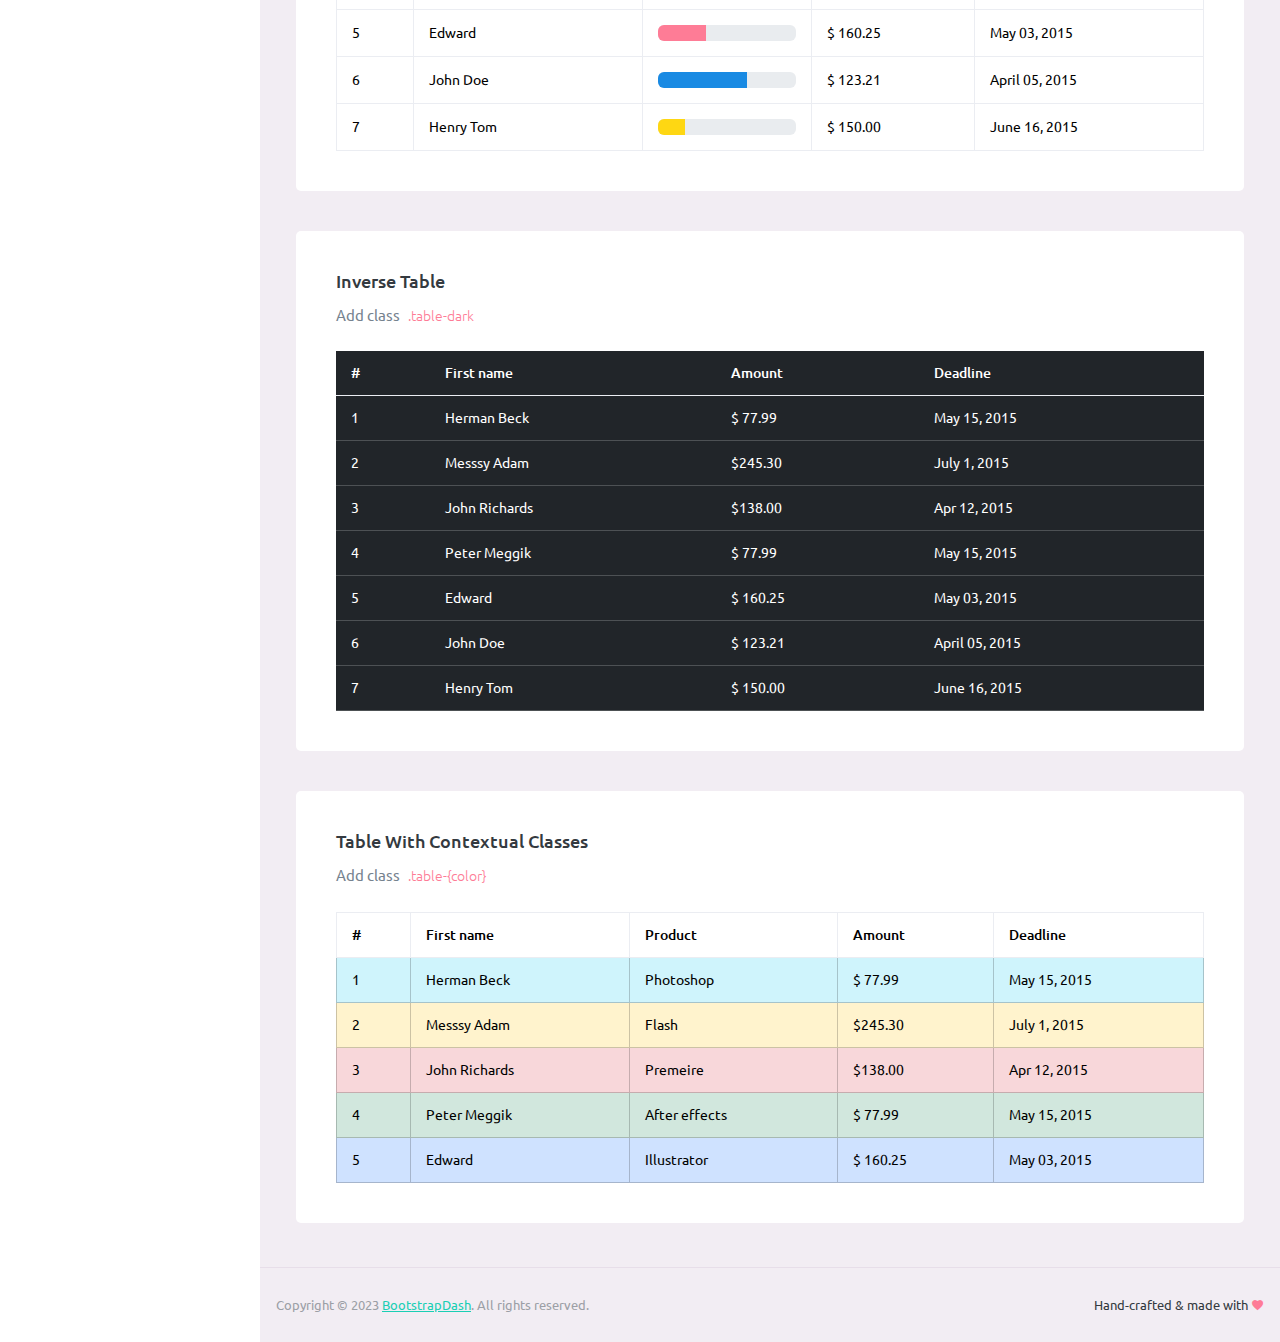
<file: public/adminkba/pages/tables/basic-table.html>
<!DOCTYPE html>
<html lang="en">
  <head>
    <!-- Required meta tags -->
    <meta charset="utf-8">
    <meta name="viewport" content="width=device-width, initial-scale=1, shrink-to-fit=no">
    <title>Purple Admin</title>
    <!-- plugins:css -->
    <link rel="stylesheet" href="../../assets/vendors/mdi/css/materialdesignicons.min.css">
    <link rel="stylesheet" href="../../assets/vendors/ti-icons/css/themify-icons.css">
    <link rel="stylesheet" href="../../assets/vendors/css/vendor.bundle.base.css">
    <link rel="stylesheet" href="../../assets/vendors/font-awesome/css/font-awesome.min.css">
    <!-- endinject -->
    <!-- Plugin css for this page -->
    <!-- End plugin css for this page -->
    <!-- inject:css -->
    <!-- endinject -->
    <!-- Layout styles -->
    <link rel="stylesheet" href="../../assets/css/style.css">
    <!-- End layout styles -->
    <link rel="shortcut icon" href="../../assets/images/favicon.png" />
  </head>
  <body>
    <div class="container-scroller">
      <!-- partial:../../partials/_navbar.html -->
      <nav class="navbar default-layout-navbar col-lg-12 col-12 p-0 fixed-top d-flex flex-row">
        <div class="text-center navbar-brand-wrapper d-flex align-items-center justify-content-start">
          <a class="navbar-brand brand-logo" href="../../index.html"><img src="../../assets/images/logo.svg" alt="logo" /></a>
          <a class="navbar-brand brand-logo-mini" href="../../index.html"><img src="../../assets/images/logo-mini.svg" alt="logo" /></a>
        </div>
        <div class="navbar-menu-wrapper d-flex align-items-stretch">
          <button class="navbar-toggler navbar-toggler align-self-center" type="button" data-toggle="minimize">
            <span class="mdi mdi-menu"></span>
          </button>
          <div class="search-field d-none d-md-block">
            <form class="d-flex align-items-center h-100" action="#">
              <div class="input-group">
                <div class="input-group-prepend bg-transparent">
                  <i class="input-group-text border-0 mdi mdi-magnify"></i>
                </div>
                <input type="text" class="form-control bg-transparent border-0" placeholder="Search projects">
              </div>
            </form>
          </div>
          <ul class="navbar-nav navbar-nav-right">
            <li class="nav-item nav-profile dropdown">
              <a class="nav-link dropdown-toggle" id="profileDropdown" href="#" data-bs-toggle="dropdown" aria-expanded="false">
                <div class="nav-profile-img">
                  <img src="../../assets/images/faces/face1.jpg" alt="image">
                  <span class="availability-status online"></span>
                </div>
                <div class="nav-profile-text">
                  <p class="mb-1 text-black">David Greymaax</p>
                </div>
              </a>
              <div class="dropdown-menu navbar-dropdown" aria-labelledby="profileDropdown">
                <a class="dropdown-item" href="#">
                  <i class="mdi mdi-cached me-2 text-success"></i> Activity Log </a>
                <div class="dropdown-divider"></div>
                <a class="dropdown-item" href="#">
                  <i class="mdi mdi-logout me-2 text-primary"></i> Signout </a>
              </div>
            </li>
            <li class="nav-item d-none d-lg-block full-screen-link">
              <a class="nav-link">
                <i class="mdi mdi-fullscreen" id="fullscreen-button"></i>
              </a>
            </li>
            <li class="nav-item dropdown">
              <a class="nav-link count-indicator dropdown-toggle" id="messageDropdown" href="#" data-bs-toggle="dropdown" aria-expanded="false">
                <i class="mdi mdi-email-outline"></i>
                <span class="count-symbol bg-warning"></span>
              </a>
              <div class="dropdown-menu dropdown-menu-end navbar-dropdown preview-list" aria-labelledby="messageDropdown">
                <h6 class="p-3 mb-0">Messages</h6>
                <div class="dropdown-divider"></div>
                <a class="dropdown-item preview-item">
                  <div class="preview-thumbnail">
                    <img src="../../assets/images/faces/face4.jpg" alt="image" class="profile-pic">
                  </div>
                  <div class="preview-item-content d-flex align-items-start flex-column justify-content-center">
                    <h6 class="preview-subject ellipsis mb-1 font-weight-normal">Mark send you a message</h6>
                    <p class="text-gray mb-0"> 1 Minutes ago </p>
                  </div>
                </a>
                <div class="dropdown-divider"></div>
                <a class="dropdown-item preview-item">
                  <div class="preview-thumbnail">
                    <img src="../../assets/images/faces/face2.jpg" alt="image" class="profile-pic">
                  </div>
                  <div class="preview-item-content d-flex align-items-start flex-column justify-content-center">
                    <h6 class="preview-subject ellipsis mb-1 font-weight-normal">Cregh send you a message</h6>
                    <p class="text-gray mb-0"> 15 Minutes ago </p>
                  </div>
                </a>
                <div class="dropdown-divider"></div>
                <a class="dropdown-item preview-item">
                  <div class="preview-thumbnail">
                    <img src="../../assets/images/faces/face3.jpg" alt="image" class="profile-pic">
                  </div>
                  <div class="preview-item-content d-flex align-items-start flex-column justify-content-center">
                    <h6 class="preview-subject ellipsis mb-1 font-weight-normal">Profile picture updated</h6>
                    <p class="text-gray mb-0"> 18 Minutes ago </p>
                  </div>
                </a>
                <div class="dropdown-divider"></div>
                <h6 class="p-3 mb-0 text-center">4 new messages</h6>
              </div>
            </li>
            <li class="nav-item dropdown">
              <a class="nav-link count-indicator dropdown-toggle" id="notificationDropdown" href="#" data-bs-toggle="dropdown">
                <i class="mdi mdi-bell-outline"></i>
                <span class="count-symbol bg-danger"></span>
              </a>
              <div class="dropdown-menu dropdown-menu-end navbar-dropdown preview-list" aria-labelledby="notificationDropdown">
                <h6 class="p-3 mb-0">Notifications</h6>
                <div class="dropdown-divider"></div>
                <a class="dropdown-item preview-item">
                  <div class="preview-thumbnail">
                    <div class="preview-icon bg-success">
                      <i class="mdi mdi-calendar"></i>
                    </div>
                  </div>
                  <div class="preview-item-content d-flex align-items-start flex-column justify-content-center">
                    <h6 class="preview-subject font-weight-normal mb-1">Event today</h6>
                    <p class="text-gray ellipsis mb-0"> Just a reminder that you have an event today </p>
                  </div>
                </a>
                <div class="dropdown-divider"></div>
                <a class="dropdown-item preview-item">
                  <div class="preview-thumbnail">
                    <div class="preview-icon bg-warning">
                      <i class="mdi mdi-cog"></i>
                    </div>
                  </div>
                  <div class="preview-item-content d-flex align-items-start flex-column justify-content-center">
                    <h6 class="preview-subject font-weight-normal mb-1">Settings</h6>
                    <p class="text-gray ellipsis mb-0"> Update dashboard </p>
                  </div>
                </a>
                <div class="dropdown-divider"></div>
                <a class="dropdown-item preview-item">
                  <div class="preview-thumbnail">
                    <div class="preview-icon bg-info">
                      <i class="mdi mdi-link-variant"></i>
                    </div>
                  </div>
                  <div class="preview-item-content d-flex align-items-start flex-column justify-content-center">
                    <h6 class="preview-subject font-weight-normal mb-1">Launch Admin</h6>
                    <p class="text-gray ellipsis mb-0"> New admin wow! </p>
                  </div>
                </a>
                <div class="dropdown-divider"></div>
                <h6 class="p-3 mb-0 text-center">See all notifications</h6>
              </div>
            </li>
            <li class="nav-item nav-logout d-none d-lg-block">
              <a class="nav-link" href="#">
                <i class="mdi mdi-power"></i>
              </a>
            </li>
            <li class="nav-item nav-settings d-none d-lg-block">
              <a class="nav-link" href="#">
                <i class="mdi mdi-format-line-spacing"></i>
              </a>
            </li>
          </ul>
          <button class="navbar-toggler navbar-toggler-right d-lg-none align-self-center" type="button" data-toggle="offcanvas">
            <span class="mdi mdi-menu"></span>
          </button>
        </div>
      </nav>
      <!-- partial -->
      <div class="container-fluid page-body-wrapper">
        <!-- partial:../../partials/_sidebar.html -->
        <nav class="sidebar sidebar-offcanvas" id="sidebar">
          <ul class="nav">
            <li class="nav-item nav-profile">
              <a href="#" class="nav-link">
                <div class="nav-profile-image">
                  <img src="../../assets/images/faces/face1.jpg" alt="profile" />
                  <span class="login-status online"></span>
                  <!--change to offline or busy as needed-->
                </div>
                <div class="nav-profile-text d-flex flex-column">
                  <span class="font-weight-bold mb-2">David Grey. H</span>
                  <span class="text-secondary text-small">Project Manager</span>
                </div>
                <i class="mdi mdi-bookmark-check text-success nav-profile-badge"></i>
              </a>
            </li>
            <li class="nav-item">
              <a class="nav-link" href="../../index.html">
                <span class="menu-title">Dashboard</span>
                <i class="mdi mdi-home menu-icon"></i>
              </a>
            </li>
            <li class="nav-item">
              <a class="nav-link" data-bs-toggle="collapse" href="#ui-basic" aria-expanded="false" aria-controls="ui-basic">
                <span class="menu-title">Basic UI Elements</span>
                <i class="menu-arrow"></i>
                <i class="mdi mdi-crosshairs-gps menu-icon"></i>
              </a>
              <div class="collapse" id="ui-basic">
                <ul class="nav flex-column sub-menu">
                  <li class="nav-item">
                    <a class="nav-link" href="../../pages/ui-features/buttons.html">Buttons</a>
                  </li>
                  <li class="nav-item">
                    <a class="nav-link" href="../../pages/ui-features/dropdowns.html">Dropdowns</a>
                  </li>
                  <li class="nav-item">
                    <a class="nav-link" href="../../pages/ui-features/typography.html">Typography</a>
                  </li>
                </ul>
              </div>
            </li>
            <li class="nav-item">
              <a class="nav-link" data-bs-toggle="collapse" href="#icons" aria-expanded="false" aria-controls="icons">
                <span class="menu-title">Icons</span>
                <i class="mdi mdi-contacts menu-icon"></i>
              </a>
              <div class="collapse" id="icons">
                <ul class="nav flex-column sub-menu">
                  <li class="nav-item">
                    <a class="nav-link" href="../../pages/icons/font-awesome.html">Font Awesome</a>
                  </li>
                </ul>
              </div>
            </li>
            <li class="nav-item">
              <a class="nav-link" data-bs-toggle="collapse" href="#forms" aria-expanded="false" aria-controls="forms">
                <span class="menu-title">Forms</span>
                <i class="mdi mdi-format-list-bulleted menu-icon"></i>
              </a>
              <div class="collapse" id="forms">
                <ul class="nav flex-column sub-menu">
                  <li class="nav-item">
                    <a class="nav-link" href="../../pages/forms/basic_elements.html">Form Elements</a>
                  </li>
                </ul>
              </div>
            </li>
            <li class="nav-item">
              <a class="nav-link" data-bs-toggle="collapse" href="#charts" aria-expanded="false" aria-controls="charts">
                <span class="menu-title">Charts</span>
                <i class="mdi mdi-chart-bar menu-icon"></i>
              </a>
              <div class="collapse" id="charts">
                <ul class="nav flex-column sub-menu">
                  <li class="nav-item">
                    <a class="nav-link" href="../../pages/charts/chartjs.html">ChartJs</a>
                  </li>
                </ul>
              </div>
            </li>
            <li class="nav-item">
              <a class="nav-link" data-bs-toggle="collapse" href="#tables" aria-expanded="false" aria-controls="tables">
                <span class="menu-title">Tables</span>
                <i class="mdi mdi-table-large menu-icon"></i>
              </a>
              <div class="collapse" id="tables">
                <ul class="nav flex-column sub-menu">
                  <li class="nav-item">
                    <a class="nav-link" href="../../pages/tables/basic-table.html">Basic table</a>
                  </li>
                </ul>
              </div>
            </li>
            <li class="nav-item">
              <a class="nav-link" data-bs-toggle="collapse" href="#auth" aria-expanded="false" aria-controls="auth">
                <span class="menu-title">User Pages</span>
                <i class="menu-arrow"></i>
                <i class="mdi mdi-lock menu-icon"></i>
              </a>
              <div class="collapse" id="auth">
                <ul class="nav flex-column sub-menu">
                  <li class="nav-item">
                    <a class="nav-link" href="../../pages/samples/blank-page.html"> Blank Page </a>
                  </li>
                  <li class="nav-item">
                    <a class="nav-link" href="../../pages/samples/login.html"> Login </a>
                  </li>
                  <li class="nav-item">
                    <a class="nav-link" href="../../pages/samples/register.html"> Register </a>
                  </li>
                  <li class="nav-item">
                    <a class="nav-link" href="../../pages/samples/error-404.html"> 404 </a>
                  </li>
                  <li class="nav-item">
                    <a class="nav-link" href="../../pages/samples/error-500.html"> 500 </a>
                  </li>
                </ul>
              </div>
            </li>
            <li class="nav-item">
              <a class="nav-link" href="../../docs/documentation.html" target="_blank">
                <span class="menu-title">Documentation</span>
                <i class="mdi mdi-file-document-box menu-icon"></i>
              </a>
            </li>
          </ul>
        </nav>
        <!-- partial -->
        <div class="main-panel">
          <div class="content-wrapper">
            <div class="page-header">
              <h3 class="page-title"> Basic Tables </h3>
              <nav aria-label="breadcrumb">
                <ol class="breadcrumb">
                  <li class="breadcrumb-item"><a href="#">Tables</a></li>
                  <li class="breadcrumb-item active" aria-current="page">Basic tables</li>
                </ol>
              </nav>
            </div>
            <div class="row">
              <div class="col-lg-6 grid-margin stretch-card">
                <div class="card">
                  <div class="card-body">
                    <h4 class="card-title">Basic Table</h4>
                    <p class="card-description"> Add class <code>.table</code>
                    </p>
                    <table class="table">
                      <thead>
                        <tr>
                          <th>Profile</th>
                          <th>VatNo.</th>
                          <th>Created</th>
                          <th>Status</th>
                        </tr>
                      </thead>
                      <tbody>
                        <tr>
                          <td>Jacob</td>
                          <td>53275531</td>
                          <td>12 May 2017</td>
                          <td><label class="badge badge-danger">Pending</label></td>
                        </tr>
                        <tr>
                          <td>Messsy</td>
                          <td>53275532</td>
                          <td>15 May 2017</td>
                          <td><label class="badge badge-warning">In progress</label></td>
                        </tr>
                        <tr>
                          <td>John</td>
                          <td>53275533</td>
                          <td>14 May 2017</td>
                          <td><label class="badge badge-info">Fixed</label></td>
                        </tr>
                        <tr>
                          <td>Peter</td>
                          <td>53275534</td>
                          <td>16 May 2017</td>
                          <td><label class="badge badge-success">Completed</label></td>
                        </tr>
                        <tr>
                          <td>Dave</td>
                          <td>53275535</td>
                          <td>20 May 2017</td>
                          <td><label class="badge badge-warning">In progress</label></td>
                        </tr>
                      </tbody>
                    </table>
                  </div>
                </div>
              </div>
              <div class="col-lg-6 grid-margin stretch-card">
                <div class="card">
                  <div class="card-body">
                    <h4 class="card-title">Hoverable Table</h4>
                    <p class="card-description"> Add class <code>.table-hover</code>
                    </p>
                    <table class="table table-hover">
                      <thead>
                        <tr>
                          <th>User</th>
                          <th>Product</th>
                          <th>Sale</th>
                          <th>Status</th>
                        </tr>
                      </thead>
                      <tbody>
                        <tr>
                          <td>Jacob</td>
                          <td>Photoshop</td>
                          <td class="text-danger"> 28.76% <i class="mdi mdi-arrow-down"></i></td>
                          <td><label class="badge badge-danger">Pending</label></td>
                        </tr>
                        <tr>
                          <td>Messsy</td>
                          <td>Flash</td>
                          <td class="text-danger"> 21.06% <i class="mdi mdi-arrow-down"></i></td>
                          <td><label class="badge badge-warning">In progress</label></td>
                        </tr>
                        <tr>
                          <td>John</td>
                          <td>Premier</td>
                          <td class="text-danger"> 35.00% <i class="mdi mdi-arrow-down"></i></td>
                          <td><label class="badge badge-info">Fixed</label></td>
                        </tr>
                        <tr>
                          <td>Peter</td>
                          <td>After effects</td>
                          <td class="text-success"> 82.00% <i class="mdi mdi-arrow-up"></i></td>
                          <td><label class="badge badge-success">Completed</label></td>
                        </tr>
                        <tr>
                          <td>Dave</td>
                          <td>53275535</td>
                          <td class="text-success"> 98.05% <i class="mdi mdi-arrow-up"></i></td>
                          <td><label class="badge badge-warning">In progress</label></td>
                        </tr>
                      </tbody>
                    </table>
                  </div>
                </div>
              </div>
              <div class="col-lg-12 grid-margin stretch-card">
                <div class="card">
                  <div class="card-body">
                    <h4 class="card-title">Striped Table</h4>
                    <p class="card-description"> Add class <code>.table-striped</code>
                    </p>
                    <table class="table table-striped">
                      <thead>
                        <tr>
                          <th> User </th>
                          <th> First name </th>
                          <th> Progress </th>
                          <th> Amount </th>
                          <th> Deadline </th>
                        </tr>
                      </thead>
                      <tbody>
                        <tr>
                          <td class="py-1">
                            <img src="../../assets/images/faces-clipart/pic-1.png" alt="image" />
                          </td>
                          <td> Herman Beck </td>
                          <td>
                            <div class="progress">
                              <div class="progress-bar bg-success" role="progressbar" style="width: 25%" aria-valuenow="25" aria-valuemin="0" aria-valuemax="100"></div>
                            </div>
                          </td>
                          <td> $ 77.99 </td>
                          <td> May 15, 2015 </td>
                        </tr>
                        <tr>
                          <td class="py-1">
                            <img src="../../assets/images/faces-clipart/pic-2.png" alt="image" />
                          </td>
                          <td> Messsy Adam </td>
                          <td>
                            <div class="progress">
                              <div class="progress-bar bg-danger" role="progressbar" style="width: 75%" aria-valuenow="75" aria-valuemin="0" aria-valuemax="100"></div>
                            </div>
                          </td>
                          <td> $245.30 </td>
                          <td> July 1, 2015 </td>
                        </tr>
                        <tr>
                          <td class="py-1">
                            <img src="../../assets/images/faces-clipart/pic-3.png" alt="image" />
                          </td>
                          <td> John Richards </td>
                          <td>
                            <div class="progress">
                              <div class="progress-bar bg-warning" role="progressbar" style="width: 90%" aria-valuenow="90" aria-valuemin="0" aria-valuemax="100"></div>
                            </div>
                          </td>
                          <td> $138.00 </td>
                          <td> Apr 12, 2015 </td>
                        </tr>
                        <tr>
                          <td class="py-1">
                            <img src="../../assets/images/faces-clipart/pic-4.png" alt="image" />
                          </td>
                          <td> Peter Meggik </td>
                          <td>
                            <div class="progress">
                              <div class="progress-bar bg-primary" role="progressbar" style="width: 50%" aria-valuenow="50" aria-valuemin="0" aria-valuemax="100"></div>
                            </div>
                          </td>
                          <td> $ 77.99 </td>
                          <td> May 15, 2015 </td>
                        </tr>
                        <tr>
                          <td class="py-1">
                            <img src="../../assets/images/faces-clipart/pic-1.png" alt="image" />
                          </td>
                          <td> Edward </td>
                          <td>
                            <div class="progress">
                              <div class="progress-bar bg-danger" role="progressbar" style="width: 35%" aria-valuenow="35" aria-valuemin="0" aria-valuemax="100"></div>
                            </div>
                          </td>
                          <td> $ 160.25 </td>
                          <td> May 03, 2015 </td>
                        </tr>
                        <tr>
                          <td class="py-1">
                            <img src="../../assets/images/faces-clipart/pic-2.png" alt="image" />
                          </td>
                          <td> John Doe </td>
                          <td>
                            <div class="progress">
                              <div class="progress-bar bg-info" role="progressbar" style="width: 65%" aria-valuenow="65" aria-valuemin="0" aria-valuemax="100"></div>
                            </div>
                          </td>
                          <td> $ 123.21 </td>
                          <td> April 05, 2015 </td>
                        </tr>
                        <tr>
                          <td class="py-1">
                            <img src="../../assets/images/faces-clipart/pic-3.png" alt="image" />
                          </td>
                          <td> Henry Tom </td>
                          <td>
                            <div class="progress">
                              <div class="progress-bar bg-warning" role="progressbar" style="width: 20%" aria-valuenow="20" aria-valuemin="0" aria-valuemax="100"></div>
                            </div>
                          </td>
                          <td> $ 150.00 </td>
                          <td> June 16, 2015 </td>
                        </tr>
                      </tbody>
                    </table>
                  </div>
                </div>
              </div>
              <div class="col-lg-12 grid-margin stretch-card">
                <div class="card">
                  <div class="card-body">
                    <h4 class="card-title">Bordered table</h4>
                    <p class="card-description"> Add class <code>.table-bordered</code>
                    </p>
                    <table class="table table-bordered">
                      <thead>
                        <tr>
                          <th> # </th>
                          <th> First name </th>
                          <th> Progress </th>
                          <th> Amount </th>
                          <th> Deadline </th>
                        </tr>
                      </thead>
                      <tbody>
                        <tr>
                          <td> 1 </td>
                          <td> Herman Beck </td>
                          <td>
                            <div class="progress">
                              <div class="progress-bar bg-success" role="progressbar" style="width: 25%" aria-valuenow="25" aria-valuemin="0" aria-valuemax="100"></div>
                            </div>
                          </td>
                          <td> $ 77.99 </td>
                          <td> May 15, 2015 </td>
                        </tr>
                        <tr>
                          <td> 2 </td>
                          <td> Messsy Adam </td>
                          <td>
                            <div class="progress">
                              <div class="progress-bar bg-danger" role="progressbar" style="width: 75%" aria-valuenow="75" aria-valuemin="0" aria-valuemax="100"></div>
                            </div>
                          </td>
                          <td> $245.30 </td>
                          <td> July 1, 2015 </td>
                        </tr>
                        <tr>
                          <td> 3 </td>
                          <td> John Richards </td>
                          <td>
                            <div class="progress">
                              <div class="progress-bar bg-warning" role="progressbar" style="width: 90%" aria-valuenow="90" aria-valuemin="0" aria-valuemax="100"></div>
                            </div>
                          </td>
                          <td> $138.00 </td>
                          <td> Apr 12, 2015 </td>
                        </tr>
                        <tr>
                          <td> 4 </td>
                          <td> Peter Meggik </td>
                          <td>
                            <div class="progress">
                              <div class="progress-bar bg-primary" role="progressbar" style="width: 50%" aria-valuenow="50" aria-valuemin="0" aria-valuemax="100"></div>
                            </div>
                          </td>
                          <td> $ 77.99 </td>
                          <td> May 15, 2015 </td>
                        </tr>
                        <tr>
                          <td> 5 </td>
                          <td> Edward </td>
                          <td>
                            <div class="progress">
                              <div class="progress-bar bg-danger" role="progressbar" style="width: 35%" aria-valuenow="35" aria-valuemin="0" aria-valuemax="100"></div>
                            </div>
                          </td>
                          <td> $ 160.25 </td>
                          <td> May 03, 2015 </td>
                        </tr>
                        <tr>
                          <td> 6 </td>
                          <td> John Doe </td>
                          <td>
                            <div class="progress">
                              <div class="progress-bar bg-info" role="progressbar" style="width: 65%" aria-valuenow="65" aria-valuemin="0" aria-valuemax="100"></div>
                            </div>
                          </td>
                          <td> $ 123.21 </td>
                          <td> April 05, 2015 </td>
                        </tr>
                        <tr>
                          <td> 7 </td>
                          <td> Henry Tom </td>
                          <td>
                            <div class="progress">
                              <div class="progress-bar bg-warning" role="progressbar" style="width: 20%" aria-valuenow="20" aria-valuemin="0" aria-valuemax="100"></div>
                            </div>
                          </td>
                          <td> $ 150.00 </td>
                          <td> June 16, 2015 </td>
                        </tr>
                      </tbody>
                    </table>
                  </div>
                </div>
              </div>
              <div class="col-lg-12 grid-margin stretch-card">
                <div class="card">
                  <div class="card-body">
                    <h4 class="card-title">Inverse table</h4>
                    <p class="card-description"> Add class <code>.table-dark</code>
                    </p>
                    <table class="table table-dark">
                      <thead>
                        <tr>
                          <th> # </th>
                          <th> First name </th>
                          <th> Amount </th>
                          <th> Deadline </th>
                        </tr>
                      </thead>
                      <tbody>
                        <tr>
                          <td> 1 </td>
                          <td> Herman Beck </td>
                          <td> $ 77.99 </td>
                          <td> May 15, 2015 </td>
                        </tr>
                        <tr>
                          <td> 2 </td>
                          <td> Messsy Adam </td>
                          <td> $245.30 </td>
                          <td> July 1, 2015 </td>
                        </tr>
                        <tr>
                          <td> 3 </td>
                          <td> John Richards </td>
                          <td> $138.00 </td>
                          <td> Apr 12, 2015 </td>
                        </tr>
                        <tr>
                          <td> 4 </td>
                          <td> Peter Meggik </td>
                          <td> $ 77.99 </td>
                          <td> May 15, 2015 </td>
                        </tr>
                        <tr>
                          <td> 5 </td>
                          <td> Edward </td>
                          <td> $ 160.25 </td>
                          <td> May 03, 2015 </td>
                        </tr>
                        <tr>
                          <td> 6 </td>
                          <td> John Doe </td>
                          <td> $ 123.21 </td>
                          <td> April 05, 2015 </td>
                        </tr>
                        <tr>
                          <td> 7 </td>
                          <td> Henry Tom </td>
                          <td> $ 150.00 </td>
                          <td> June 16, 2015 </td>
                        </tr>
                      </tbody>
                    </table>
                  </div>
                </div>
              </div>
              <div class="col-lg-12 stretch-card">
                <div class="card">
                  <div class="card-body">
                    <h4 class="card-title">Table with contextual classes</h4>
                    <p class="card-description"> Add class <code>.table-{color}</code>
                    </p>
                    <table class="table table-bordered">
                      <thead>
                        <tr>
                          <th> # </th>
                          <th> First name </th>
                          <th> Product </th>
                          <th> Amount </th>
                          <th> Deadline </th>
                        </tr>
                      </thead>
                      <tbody>
                        <tr class="table-info">
                          <td> 1 </td>
                          <td> Herman Beck </td>
                          <td> Photoshop </td>
                          <td> $ 77.99 </td>
                          <td> May 15, 2015 </td>
                        </tr>
                        <tr class="table-warning">
                          <td> 2 </td>
                          <td> Messsy Adam </td>
                          <td> Flash </td>
                          <td> $245.30 </td>
                          <td> July 1, 2015 </td>
                        </tr>
                        <tr class="table-danger">
                          <td> 3 </td>
                          <td> John Richards </td>
                          <td> Premeire </td>
                          <td> $138.00 </td>
                          <td> Apr 12, 2015 </td>
                        </tr>
                        <tr class="table-success">
                          <td> 4 </td>
                          <td> Peter Meggik </td>
                          <td> After effects </td>
                          <td> $ 77.99 </td>
                          <td> May 15, 2015 </td>
                        </tr>
                        <tr class="table-primary">
                          <td> 5 </td>
                          <td> Edward </td>
                          <td> Illustrator </td>
                          <td> $ 160.25 </td>
                          <td> May 03, 2015 </td>
                        </tr>
                      </tbody>
                    </table>
                  </div>
                </div>
              </div>
            </div>
          </div>
          <!-- content-wrapper ends -->
          <!-- partial:../../partials/_footer.html -->
          <footer class="footer">
            <div class="d-sm-flex justify-content-center justify-content-sm-between">
              <span class="text-muted text-center text-sm-left d-block d-sm-inline-block">Copyright © 2023 <a href="https://www.bootstrapdash.com/" target="_blank">BootstrapDash</a>. All rights reserved.</span>
              <span class="float-none float-sm-right d-block mt-1 mt-sm-0 text-center">Hand-crafted & made with <i class="mdi mdi-heart text-danger"></i></span>
            </div>
          </footer>
          <!-- partial -->
        </div>
        <!-- main-panel ends -->
      </div>
      <!-- page-body-wrapper ends -->
    </div>
    <!-- container-scroller -->
    <!-- plugins:js -->
    <script src="../../assets/vendors/js/vendor.bundle.base.js"></script>
    <!-- endinject -->
    <!-- Plugin js for this page -->
    <!-- End plugin js for this page -->
    <!-- inject:js -->
    <script src="../../assets/js/off-canvas.js"></script>
    <script src="../../assets/js/misc.js"></script>
    <script src="../../assets/js/settings.js"></script>
    <script src="../../assets/js/todolist.js"></script>
    <script src="../../assets/js/jquery.cookie.js"></script>
    <!-- endinject -->
    <!-- Custom js for this page -->
    <!-- End custom js for this page -->
  </body>
</html>
</file>
<file: public/adminkba/assets/vendors/ti-icons/css/themify-icons.css>
@font-face {
	font-family: 'themify';
	src:url('../fonts/themify.eot');
	src:url('../fonts/themify.eot?#iefix') format('embedded-opentype'),
		url('../fonts/themify.woff') format('woff'),
		url('../fonts/themify.ttf') format('truetype'),
		url('../fonts/themify.svg') format('svg');
	font-weight: normal;
	font-style: normal;
}

[class^="ti-"], [class*=" ti-"] {
	font-family: 'themify';
	speak: none;
	font-style: normal;
	font-weight: normal;
	font-variant: normal;
	text-transform: none;
	line-height: 1;

	/* Better Font Rendering =========== */
	-webkit-font-smoothing: antialiased;
	-moz-osx-font-smoothing: grayscale;
}

.ti-wand:before {
	content: "\e600";
}
.ti-volume:before {
	content: "\e601";
}
.ti-user:before {
	content: "\e602";
}
.ti-unlock:before {
	content: "\e603";
}
.ti-unlink:before {
	content: "\e604";
}
.ti-trash:before {
	content: "\e605";
}
.ti-thought:before {
	content: "\e606";
}
.ti-target:before {
	content: "\e607";
}
.ti-tag:before {
	content: "\e608";
}
.ti-tablet:before {
	content: "\e609";
}
.ti-star:before {
	content: "\e60a";
}
.ti-spray:before {
	content: "\e60b";
}
.ti-signal:before {
	content: "\e60c";
}
.ti-shopping-cart:before {
	content: "\e60d";
}
.ti-shopping-cart-full:before {
	content: "\e60e";
}
.ti-settings:before {
	content: "\e60f";
}
.ti-search:before {
	content: "\e610";
}
.ti-zoom-in:before {
	content: "\e611";
}
.ti-zoom-out:before {
	content: "\e612";
}
.ti-cut:before {
	content: "\e613";
}
.ti-ruler:before {
	content: "\e614";
}
.ti-ruler-pencil:before {
	content: "\e615";
}
.ti-ruler-alt:before {
	content: "\e616";
}
.ti-bookmark:before {
	content: "\e617";
}
.ti-bookmark-alt:before {
	content: "\e618";
}
.ti-reload:before {
	content: "\e619";
}
.ti-plus:before {
	content: "\e61a";
}
.ti-pin:before {
	content: "\e61b";
}
.ti-pencil:before {
	content: "\e61c";
}
.ti-pencil-alt:before {
	content: "\e61d";
}
.ti-paint-roller:before {
	content: "\e61e";
}
.ti-paint-bucket:before {
	content: "\e61f";
}
.ti-na:before {
	content: "\e620";
}
.ti-mobile:before {
	content: "\e621";
}
.ti-minus:before {
	content: "\e622";
}
.ti-medall:before {
	content: "\e623";
}
.ti-medall-alt:before {
	content: "\e624";
}
.ti-marker:before {
	content: "\e625";
}
.ti-marker-alt:before {
	content: "\e626";
}
.ti-arrow-up:before {
	content: "\e627";
}
.ti-arrow-right:before {
	content: "\e628";
}
.ti-arrow-left:before {
	content: "\e629";
}
.ti-arrow-down:before {
	content: "\e62a";
}
.ti-lock:before {
	content: "\e62b";
}
.ti-location-arrow:before {
	content: "\e62c";
}
.ti-link:before {
	content: "\e62d";
}
.ti-layout:before {
	content: "\e62e";
}
.ti-layers:before {
	content: "\e62f";
}
.ti-layers-alt:before {
	content: "\e630";
}
.ti-key:before {
	content: "\e631";
}
.ti-import:before {
	content: "\e632";
}
.ti-image:before {
	content: "\e633";
}
.ti-heart:before {
	content: "\e634";
}
.ti-heart-broken:before {
	content: "\e635";
}
.ti-hand-stop:before {
	content: "\e636";
}
.ti-hand-open:before {
	content: "\e637";
}
.ti-hand-drag:before {
	content: "\e638";
}
.ti-folder:before {
	content: "\e639";
}
.ti-flag:before {
	content: "\e63a";
}
.ti-flag-alt:before {
	content: "\e63b";
}
.ti-flag-alt-2:before {
	content: "\e63c";
}
.ti-eye:before {
	content: "\e63d";
}
.ti-export:before {
	content: "\e63e";
}
.ti-exchange-vertical:before {
	content: "\e63f";
}
.ti-desktop:before {
	content: "\e640";
}
.ti-cup:before {
	content: "\e641";
}
.ti-crown:before {
	content: "\e642";
}
.ti-comments:before {
	content: "\e643";
}
.ti-comment:before {
	content: "\e644";
}
.ti-comment-alt:before {
	content: "\e645";
}
.ti-close:before {
	content: "\e646";
}
.ti-clip:before {
	content: "\e647";
}
.ti-angle-up:before {
	content: "\e648";
}
.ti-angle-right:before {
	content: "\e649";
}
.ti-angle-left:before {
	content: "\e64a";
}
.ti-angle-down:before {
	content: "\e64b";
}
.ti-check:before {
	content: "\e64c";
}
.ti-check-box:before {
	content: "\e64d";
}
.ti-camera:before {
	content: "\e64e";
}
.ti-announcement:before {
	content: "\e64f";
}
.ti-brush:before {
	content: "\e650";
}
.ti-briefcase:before {
	content: "\e651";
}
.ti-bolt:before {
	content: "\e652";
}
.ti-bolt-alt:before {
	content: "\e653";
}
.ti-blackboard:before {
	content: "\e654";
}
.ti-bag:before {
	content: "\e655";
}
.ti-move:before {
	content: "\e656";
}
.ti-arrows-vertical:before {
	content: "\e657";
}
.ti-arrows-horizontal:before {
	content: "\e658";
}
.ti-fullscreen:before {
	content: "\e659";
}
.ti-arrow-top-right:before {
	content: "\e65a";
}
.ti-arrow-top-left:before {
	content: "\e65b";
}
.ti-arrow-circle-up:before {
	content: "\e65c";
}
.ti-arrow-circle-right:before {
	content: "\e65d";
}
.ti-arrow-circle-left:before {
	content: "\e65e";
}
.ti-arrow-circle-down:before {
	content: "\e65f";
}
.ti-angle-double-up:before {
	content: "\e660";
}
.ti-angle-double-right:before {
	content: "\e661";
}
.ti-angle-double-left:before {
	content: "\e662";
}
.ti-angle-double-down:before {
	content: "\e663";
}
.ti-zip:before {
	content: "\e664";
}
.ti-world:before {
	content: "\e665";
}
.ti-wheelchair:before {
	content: "\e666";
}
.ti-view-list:before {
	content: "\e667";
}
.ti-view-list-alt:before {
	content: "\e668";
}
.ti-view-grid:before {
	content: "\e669";
}
.ti-uppercase:before {
	content: "\e66a";
}
.ti-upload:before {
	content: "\e66b";
}
.ti-underline:before {
	content: "\e66c";
}
.ti-truck:before {
	content: "\e66d";
}
.ti-timer:before {
	content: "\e66e";
}
.ti-ticket:before {
	content: "\e66f";
}
.ti-thumb-up:before {
	content: "\e670";
}
.ti-thumb-down:before {
	content: "\e671";
}
.ti-text:before {
	content: "\e672";
}
.ti-stats-up:before {
	content: "\e673";
}
.ti-stats-down:before {
	content: "\e674";
}
.ti-split-v:before {
	content: "\e675";
}
.ti-split-h:before {
	content: "\e676";
}
.ti-smallcap:before {
	content: "\e677";
}
.ti-shine:before {
	content: "\e678";
}
.ti-shift-right:before {
	content: "\e679";
}
.ti-shift-left:before {
	content: "\e67a";
}
.ti-shield:before {
	content: "\e67b";
}
.ti-notepad:before {
	content: "\e67c";
}
.ti-server:before {
	content: "\e67d";
}
.ti-quote-right:before {
	content: "\e67e";
}
.ti-quote-left:before {
	content: "\e67f";
}
.ti-pulse:before {
	content: "\e680";
}
.ti-printer:before {
	content: "\e681";
}
.ti-power-off:before {
	content: "\e682";
}
.ti-plug:before {
	content: "\e683";
}
.ti-pie-chart:before {
	content: "\e684";
}
.ti-paragraph:before {
	content: "\e685";
}
.ti-panel:before {
	content: "\e686";
}
.ti-package:before {
	content: "\e687";
}
.ti-music:before {
	content: "\e688";
}
.ti-music-alt:before {
	content: "\e689";
}
.ti-mouse:before {
	content: "\e68a";
}
.ti-mouse-alt:before {
	content: "\e68b";
}
.ti-money:before {
	content: "\e68c";
}
.ti-microphone:before {
	content: "\e68d";
}
.ti-menu:before {
	content: "\e68e";
}
.ti-menu-alt:before {
	content: "\e68f";
}
.ti-map:before {
	content: "\e690";
}
.ti-map-alt:before {
	content: "\e691";
}
.ti-loop:before {
	content: "\e692";
}
.ti-location-pin:before {
	content: "\e693";
}
.ti-list:before {
	content: "\e694";
}
.ti-light-bulb:before {
	content: "\e695";
}
.ti-Italic:before {
	content: "\e696";
}
.ti-info:before {
	content: "\e697";
}
.ti-infinite:before {
	content: "\e698";
}
.ti-id-badge:before {
	content: "\e699";
}
.ti-hummer:before {
	content: "\e69a";
}
.ti-home:before {
	content: "\e69b";
}
.ti-help:before {
	content: "\e69c";
}
.ti-headphone:before {
	content: "\e69d";
}
.ti-harddrives:before {
	content: "\e69e";
}
.ti-harddrive:before {
	content: "\e69f";
}
.ti-gift:before {
	content: "\e6a0";
}
.ti-game:before {
	content: "\e6a1";
}
.ti-filter:before {
	content: "\e6a2";
}
.ti-files:before {
	content: "\e6a3";
}
.ti-file:before {
	content: "\e6a4";
}
.ti-eraser:before {
	content: "\e6a5";
}
.ti-envelope:before {
	content: "\e6a6";
}
.ti-download:before {
	content: "\e6a7";
}
.ti-direction:before {
	content: "\e6a8";
}
.ti-direction-alt:before {
	content: "\e6a9";
}
.ti-dashboard:before {
	content: "\e6aa";
}
.ti-control-stop:before {
	content: "\e6ab";
}
.ti-control-shuffle:before {
	content: "\e6ac";
}
.ti-control-play:before {
	content: "\e6ad";
}
.ti-control-pause:before {
	content: "\e6ae";
}
.ti-control-forward:before {
	content: "\e6af";
}
.ti-control-backward:before {
	content: "\e6b0";
}
.ti-cloud:before {
	content: "\e6b1";
}
.ti-cloud-up:before {
	content: "\e6b2";
}
.ti-cloud-down:before {
	content: "\e6b3";
}
.ti-clipboard:before {
	content: "\e6b4";
}
.ti-car:before {
	content: "\e6b5";
}
.ti-calendar:before {
	content: "\e6b6";
}
.ti-book:before {
	content: "\e6b7";
}
.ti-bell:before {
	content: "\e6b8";
}
.ti-basketball:before {
	content: "\e6b9";
}
.ti-bar-chart:before {
	content: "\e6ba";
}
.ti-bar-chart-alt:before {
	content: "\e6bb";
}
.ti-back-right:before {
	content: "\e6bc";
}
.ti-back-left:before {
	content: "\e6bd";
}
.ti-arrows-corner:before {
	content: "\e6be";
}
.ti-archive:before {
	content: "\e6bf";
}
.ti-anchor:before {
	content: "\e6c0";
}
.ti-align-right:before {
	content: "\e6c1";
}
.ti-align-left:before {
	content: "\e6c2";
}
.ti-align-justify:before {
	content: "\e6c3";
}
.ti-align-center:before {
	content: "\e6c4";
}
.ti-alert:before {
	content: "\e6c5";
}
.ti-alarm-clock:before {
	content: "\e6c6";
}
.ti-agenda:before {
	content: "\e6c7";
}
.ti-write:before {
	content: "\e6c8";
}
.ti-window:before {
	content: "\e6c9";
}
.ti-widgetized:before {
	content: "\e6ca";
}
.ti-widget:before {
	content: "\e6cb";
}
.ti-widget-alt:before {
	content: "\e6cc";
}
.ti-wallet:before {
	content: "\e6cd";
}
.ti-video-clapper:before {
	content: "\e6ce";
}
.ti-video-camera:before {
	content: "\e6cf";
}
.ti-vector:before {
	content: "\e6d0";
}
.ti-themify-logo:before {
	content: "\e6d1";
}
.ti-themify-favicon:before {
	content: "\e6d2";
}
.ti-themify-favicon-alt:before {
	content: "\e6d3";
}
.ti-support:before {
	content: "\e6d4";
}
.ti-stamp:before {
	content: "\e6d5";
}
.ti-split-v-alt:before {
	content: "\e6d6";
}
.ti-slice:before {
	content: "\e6d7";
}
.ti-shortcode:before {
	content: "\e6d8";
}
.ti-shift-right-alt:before {
	content: "\e6d9";
}
.ti-shift-left-alt:before {
	content: "\e6da";
}
.ti-ruler-alt-2:before {
	content: "\e6db";
}
.ti-receipt:before {
	content: "\e6dc";
}
.ti-pin2:before {
	content: "\e6dd";
}
.ti-pin-alt:before {
	content: "\e6de";
}
.ti-pencil-alt2:before {
	content: "\e6df";
}
.ti-palette:before {
	content: "\e6e0";
}
.ti-more:before {
	content: "\e6e1";
}
.ti-more-alt:before {
	content: "\e6e2";
}
.ti-microphone-alt:before {
	content: "\e6e3";
}
.ti-magnet:before {
	content: "\e6e4";
}
.ti-line-double:before {
	content: "\e6e5";
}
.ti-line-dotted:before {
	content: "\e6e6";
}
.ti-line-dashed:before {
	content: "\e6e7";
}
.ti-layout-width-full:before {
	content: "\e6e8";
}
.ti-layout-width-default:before {
	content: "\e6e9";
}
.ti-layout-width-default-alt:before {
	content: "\e6ea";
}
.ti-layout-tab:before {
	content: "\e6eb";
}
.ti-layout-tab-window:before {
	content: "\e6ec";
}
.ti-layout-tab-v:before {
	content: "\e6ed";
}
.ti-layout-tab-min:before {
	content: "\e6ee";
}
.ti-layout-slider:before {
	content: "\e6ef";
}
.ti-layout-slider-alt:before {
	content: "\e6f0";
}
.ti-layout-sidebar-right:before {
	content: "\e6f1";
}
.ti-layout-sidebar-none:before {
	content: "\e6f2";
}
.ti-layout-sidebar-left:before {
	content: "\e6f3";
}
.ti-layout-placeholder:before {
	content: "\e6f4";
}
.ti-layout-menu:before {
	content: "\e6f5";
}
.ti-layout-menu-v:before {
	content: "\e6f6";
}
.ti-layout-menu-separated:before {
	content: "\e6f7";
}
.ti-layout-menu-full:before {
	content: "\e6f8";
}
.ti-layout-media-right-alt:before {
	content: "\e6f9";
}
.ti-layout-media-right:before {
	content: "\e6fa";
}
.ti-layout-media-overlay:before {
	content: "\e6fb";
}
.ti-layout-media-overlay-alt:before {
	content: "\e6fc";
}
.ti-layout-media-overlay-alt-2:before {
	content: "\e6fd";
}
.ti-layout-media-left-alt:before {
	content: "\e6fe";
}
.ti-layout-media-left:before {
	content: "\e6ff";
}
.ti-layout-media-center-alt:before {
	content: "\e700";
}
.ti-layout-media-center:before {
	content: "\e701";
}
.ti-layout-list-thumb:before {
	content: "\e702";
}
.ti-layout-list-thumb-alt:before {
	content: "\e703";
}
.ti-layout-list-post:before {
	content: "\e704";
}
.ti-layout-list-large-image:before {
	content: "\e705";
}
.ti-layout-line-solid:before {
	content: "\e706";
}
.ti-layout-grid4:before {
	content: "\e707";
}
.ti-layout-grid3:before {
	content: "\e708";
}
.ti-layout-grid2:before {
	content: "\e709";
}
.ti-layout-grid2-thumb:before {
	content: "\e70a";
}
.ti-layout-cta-right:before {
	content: "\e70b";
}
.ti-layout-cta-left:before {
	content: "\e70c";
}
.ti-layout-cta-center:before {
	content: "\e70d";
}
.ti-layout-cta-btn-right:before {
	content: "\e70e";
}
.ti-layout-cta-btn-left:before {
	content: "\e70f";
}
.ti-layout-column4:before {
	content: "\e710";
}
.ti-layout-column3:before {
	content: "\e711";
}
.ti-layout-column2:before {
	content: "\e712";
}
.ti-layout-accordion-separated:before {
	content: "\e713";
}
.ti-layout-accordion-merged:before {
	content: "\e714";
}
.ti-layout-accordion-list:before {
	content: "\e715";
}
.ti-ink-pen:before {
	content: "\e716";
}
.ti-info-alt:before {
	content: "\e717";
}
.ti-help-alt:before {
	content: "\e718";
}
.ti-headphone-alt:before {
	content: "\e719";
}
.ti-hand-point-up:before {
	content: "\e71a";
}
.ti-hand-point-right:before {
	content: "\e71b";
}
.ti-hand-point-left:before {
	content: "\e71c";
}
.ti-hand-point-down:before {
	content: "\e71d";
}
.ti-gallery:before {
	content: "\e71e";
}
.ti-face-smile:before {
	content: "\e71f";
}
.ti-face-sad:before {
	content: "\e720";
}
.ti-credit-card:before {
	content: "\e721";
}
.ti-control-skip-forward:before {
	content: "\e722";
}
.ti-control-skip-backward:before {
	content: "\e723";
}
.ti-control-record:before {
	content: "\e724";
}
.ti-control-eject:before {
	content: "\e725";
}
.ti-comments-smiley:before {
	content: "\e726";
}
.ti-brush-alt:before {
	content: "\e727";
}
.ti-youtube:before {
	content: "\e728";
}
.ti-vimeo:before {
	content: "\e729";
}
.ti-twitter:before {
	content: "\e72a";
}
.ti-time:before {
	content: "\e72b";
}
.ti-tumblr:before {
	content: "\e72c";
}
.ti-skype:before {
	content: "\e72d";
}
.ti-share:before {
	content: "\e72e";
}
.ti-share-alt:before {
	content: "\e72f";
}
.ti-rocket:before {
	content: "\e730";
}
.ti-pinterest:before {
	content: "\e731";
}
.ti-new-window:before {
	content: "\e732";
}
.ti-microsoft:before {
	content: "\e733";
}
.ti-list-ol:before {
	content: "\e734";
}
.ti-linkedin:before {
	content: "\e735";
}
.ti-layout-sidebar-2:before {
	content: "\e736";
}
.ti-layout-grid4-alt:before {
	content: "\e737";
}
.ti-layout-grid3-alt:before {
	content: "\e738";
}
.ti-layout-grid2-alt:before {
	content: "\e739";
}
.ti-layout-column4-alt:before {
	content: "\e73a";
}
.ti-layout-column3-alt:before {
	content: "\e73b";
}
.ti-layout-column2-alt:before {
	content: "\e73c";
}
.ti-instagram:before {
	content: "\e73d";
}
.ti-google:before {
	content: "\e73e";
}
.ti-github:before {
	content: "\e73f";
}
.ti-flickr:before {
	content: "\e740";
}
.ti-facebook:before {
	content: "\e741";
}
.ti-dropbox:before {
	content: "\e742";
}
.ti-dribbble:before {
	content: "\e743";
}
.ti-apple:before {
	content: "\e744";
}
.ti-android:before {
	content: "\e745";
}
.ti-save:before {
	content: "\e746";
}
.ti-save-alt:before {
	content: "\e747";
}
.ti-yahoo:before {
	content: "\e748";
}
.ti-wordpress:before {
	content: "\e749";
}
.ti-vimeo-alt:before {
	content: "\e74a";
}
.ti-twitter-alt:before {
	content: "\e74b";
}
.ti-tumblr-alt:before {
	content: "\e74c";
}
.ti-trello:before {
	content: "\e74d";
}
.ti-stack-overflow:before {
	content: "\e74e";
}
.ti-soundcloud:before {
	content: "\e74f";
}
.ti-sharethis:before {
	content: "\e750";
}
.ti-sharethis-alt:before {
	content: "\e751";
}
.ti-reddit:before {
	content: "\e752";
}
.ti-pinterest-alt:before {
	content: "\e753";
}
.ti-microsoft-alt:before {
	content: "\e754";
}
.ti-linux:before {
	content: "\e755";
}
.ti-jsfiddle:before {
	content: "\e756";
}
.ti-joomla:before {
	content: "\e757";
}
.ti-html5:before {
	content: "\e758";
}
.ti-flickr-alt:before {
	content: "\e759";
}
.ti-email:before {
	content: "\e75a";
}
.ti-drupal:before {
	content: "\e75b";
}
.ti-dropbox-alt:before {
	content: "\e75c";
}
.ti-css3:before {
	content: "\e75d";
}
.ti-rss:before {
	content: "\e75e";
}
.ti-rss-alt:before {
	content: "\e75f";
}
</file>
<file: public/adminkba/assets/vendors/css/vendor.bundle.base.css>
/*
 * Container style
 */
.ps {
  overflow: hidden !important;
  overflow-anchor: none;
  -ms-overflow-style: none;
  touch-action: auto;
  -ms-touch-action: auto;
}

/*
 * Scrollbar rail styles
 */
.ps__rail-x {
  display: none;
  opacity: 0;
  transition: background-color .2s linear, opacity .2s linear;
  -webkit-transition: background-color .2s linear, opacity .2s linear;
  height: 15px;
  /* there must be 'bottom' or 'top' for ps__rail-x */
  bottom: 0px;
  /* please don't change 'position' */
  position: absolute;
}

.ps__rail-y {
  display: none;
  opacity: 0;
  transition: background-color .2s linear, opacity .2s linear;
  -webkit-transition: background-color .2s linear, opacity .2s linear;
  width: 15px;
  /* there must be 'right' or 'left' for ps__rail-y */
  right: 0;
  /* please don't change 'position' */
  position: absolute;
}

.ps--active-x > .ps__rail-x,
.ps--active-y > .ps__rail-y {
  display: block;
  background-color: transparent;
}

.ps:hover > .ps__rail-x,
.ps:hover > .ps__rail-y,
.ps--focus > .ps__rail-x,
.ps--focus > .ps__rail-y,
.ps--scrolling-x > .ps__rail-x,
.ps--scrolling-y > .ps__rail-y {
  opacity: 0.6;
}

.ps .ps__rail-x:hover,
.ps .ps__rail-y:hover,
.ps .ps__rail-x:focus,
.ps .ps__rail-y:focus,
.ps .ps__rail-x.ps--clicking,
.ps .ps__rail-y.ps--clicking {
  background-color: #eee;
  opacity: 0.9;
}

/*
 * Scrollbar thumb styles
 */
.ps__thumb-x {
  background-color: #aaa;
  border-radius: 6px;
  transition: background-color .2s linear, height .2s ease-in-out;
  -webkit-transition: background-color .2s linear, height .2s ease-in-out;
  height: 6px;
  /* there must be 'bottom' for ps__thumb-x */
  bottom: 2px;
  /* please don't change 'position' */
  position: absolute;
}

.ps__thumb-y {
  background-color: #aaa;
  border-radius: 6px;
  transition: background-color .2s linear, width .2s ease-in-out;
  -webkit-transition: background-color .2s linear, width .2s ease-in-out;
  width: 6px;
  /* there must be 'right' for ps__thumb-y */
  right: 2px;
  /* please don't change 'position' */
  position: absolute;
}

.ps__rail-x:hover > .ps__thumb-x,
.ps__rail-x:focus > .ps__thumb-x,
.ps__rail-x.ps--clicking .ps__thumb-x {
  background-color: #999;
  height: 11px;
}

.ps__rail-y:hover > .ps__thumb-y,
.ps__rail-y:focus > .ps__thumb-y,
.ps__rail-y.ps--clicking .ps__thumb-y {
  background-color: #999;
  width: 11px;
}

/* MS supports */
@supports (-ms-overflow-style: none) {
  .ps {
    overflow: auto !important;
  }
}

@media screen and (-ms-high-contrast: active), (-ms-high-contrast: none) {
  .ps {
    overflow: auto !important;
  }
}
</file>
<file: public/purple-free/dist/assets/vendors/ti-icons/css/themify-icons.css>
@font-face {
	font-family: 'themify';
	src:url('../fonts/themify.eot');
	src:url('../fonts/themify.eot?#iefix') format('embedded-opentype'),
		url('../fonts/themify.woff') format('woff'),
		url('../fonts/themify.ttf') format('truetype'),
		url('../fonts/themify.svg') format('svg');
	font-weight: normal;
	font-style: normal;
}

[class^="ti-"], [class*=" ti-"] {
	font-family: 'themify';
	speak: none;
	font-style: normal;
	font-weight: normal;
	font-variant: normal;
	text-transform: none;
	line-height: 1;

	/* Better Font Rendering =========== */
	-webkit-font-smoothing: antialiased;
	-moz-osx-font-smoothing: grayscale;
}

.ti-wand:before {
	content: "\e600";
}
.ti-volume:before {
	content: "\e601";
}
.ti-user:before {
	content: "\e602";
}
.ti-unlock:before {
	content: "\e603";
}
.ti-unlink:before {
	content: "\e604";
}
.ti-trash:before {
	content: "\e605";
}
.ti-thought:before {
	content: "\e606";
}
.ti-target:before {
	content: "\e607";
}
.ti-tag:before {
	content: "\e608";
}
.ti-tablet:before {
	content: "\e609";
}
.ti-star:before {
	content: "\e60a";
}
.ti-spray:before {
	content: "\e60b";
}
.ti-signal:before {
	content: "\e60c";
}
.ti-shopping-cart:before {
	content: "\e60d";
}
.ti-shopping-cart-full:before {
	content: "\e60e";
}
.ti-settings:before {
	content: "\e60f";
}
.ti-search:before {
	content: "\e610";
}
.ti-zoom-in:before {
	content: "\e611";
}
.ti-zoom-out:before {
	content: "\e612";
}
.ti-cut:before {
	content: "\e613";
}
.ti-ruler:before {
	content: "\e614";
}
.ti-ruler-pencil:before {
	content: "\e615";
}
.ti-ruler-alt:before {
	content: "\e616";
}
.ti-bookmark:before {
	content: "\e617";
}
.ti-bookmark-alt:before {
	content: "\e618";
}
.ti-reload:before {
	content: "\e619";
}
.ti-plus:before {
	content: "\e61a";
}
.ti-pin:before {
	content: "\e61b";
}
.ti-pencil:before {
	content: "\e61c";
}
.ti-pencil-alt:before {
	content: "\e61d";
}
.ti-paint-roller:before {
	content: "\e61e";
}
.ti-paint-bucket:before {
	content: "\e61f";
}
.ti-na:before {
	content: "\e620";
}
.ti-mobile:before {
	content: "\e621";
}
.ti-minus:before {
	content: "\e622";
}
.ti-medall:before {
	content: "\e623";
}
.ti-medall-alt:before {
	content: "\e624";
}
.ti-marker:before {
	content: "\e625";
}
.ti-marker-alt:before {
	content: "\e626";
}
.ti-arrow-up:before {
	content: "\e627";
}
.ti-arrow-right:before {
	content: "\e628";
}
.ti-arrow-left:before {
	content: "\e629";
}
.ti-arrow-down:before {
	content: "\e62a";
}
.ti-lock:before {
	content: "\e62b";
}
.ti-location-arrow:before {
	content: "\e62c";
}
.ti-link:before {
	content: "\e62d";
}
.ti-layout:before {
	content: "\e62e";
}
.ti-layers:before {
	content: "\e62f";
}
.ti-layers-alt:before {
	content: "\e630";
}
.ti-key:before {
	content: "\e631";
}
.ti-import:before {
	content: "\e632";
}
.ti-image:before {
	content: "\e633";
}
.ti-heart:before {
	content: "\e634";
}
.ti-heart-broken:before {
	content: "\e635";
}
.ti-hand-stop:before {
	content: "\e636";
}
.ti-hand-open:before {
	content: "\e637";
}
.ti-hand-drag:before {
	content: "\e638";
}
.ti-folder:before {
	content: "\e639";
}
.ti-flag:before {
	content: "\e63a";
}
.ti-flag-alt:before {
	content: "\e63b";
}
.ti-flag-alt-2:before {
	content: "\e63c";
}
.ti-eye:before {
	content: "\e63d";
}
.ti-export:before {
	content: "\e63e";
}
.ti-exchange-vertical:before {
	content: "\e63f";
}
.ti-desktop:before {
	content: "\e640";
}
.ti-cup:before {
	content: "\e641";
}
.ti-crown:before {
	content: "\e642";
}
.ti-comments:before {
	content: "\e643";
}
.ti-comment:before {
	content: "\e644";
}
.ti-comment-alt:before {
	content: "\e645";
}
.ti-close:before {
	content: "\e646";
}
.ti-clip:before {
	content: "\e647";
}
.ti-angle-up:before {
	content: "\e648";
}
.ti-angle-right:before {
	content: "\e649";
}
.ti-angle-left:before {
	content: "\e64a";
}
.ti-angle-down:before {
	content: "\e64b";
}
.ti-check:before {
	content: "\e64c";
}
.ti-check-box:before {
	content: "\e64d";
}
.ti-camera:before {
	content: "\e64e";
}
.ti-announcement:before {
	content: "\e64f";
}
.ti-brush:before {
	content: "\e650";
}
.ti-briefcase:before {
	content: "\e651";
}
.ti-bolt:before {
	content: "\e652";
}
.ti-bolt-alt:before {
	content: "\e653";
}
.ti-blackboard:before {
	content: "\e654";
}
.ti-bag:before {
	content: "\e655";
}
.ti-move:before {
	content: "\e656";
}
.ti-arrows-vertical:before {
	content: "\e657";
}
.ti-arrows-horizontal:before {
	content: "\e658";
}
.ti-fullscreen:before {
	content: "\e659";
}
.ti-arrow-top-right:before {
	content: "\e65a";
}
.ti-arrow-top-left:before {
	content: "\e65b";
}
.ti-arrow-circle-up:before {
	content: "\e65c";
}
.ti-arrow-circle-right:before {
	content: "\e65d";
}
.ti-arrow-circle-left:before {
	content: "\e65e";
}
.ti-arrow-circle-down:before {
	content: "\e65f";
}
.ti-angle-double-up:before {
	content: "\e660";
}
.ti-angle-double-right:before {
	content: "\e661";
}
.ti-angle-double-left:before {
	content: "\e662";
}
.ti-angle-double-down:before {
	content: "\e663";
}
.ti-zip:before {
	content: "\e664";
}
.ti-world:before {
	content: "\e665";
}
.ti-wheelchair:before {
	content: "\e666";
}
.ti-view-list:before {
	content: "\e667";
}
.ti-view-list-alt:before {
	content: "\e668";
}
.ti-view-grid:before {
	content: "\e669";
}
.ti-uppercase:before {
	content: "\e66a";
}
.ti-upload:before {
	content: "\e66b";
}
.ti-underline:before {
	content: "\e66c";
}
.ti-truck:before {
	content: "\e66d";
}
.ti-timer:before {
	content: "\e66e";
}
.ti-ticket:before {
	content: "\e66f";
}
.ti-thumb-up:before {
	content: "\e670";
}
.ti-thumb-down:before {
	content: "\e671";
}
.ti-text:before {
	content: "\e672";
}
.ti-stats-up:before {
	content: "\e673";
}
.ti-stats-down:before {
	content: "\e674";
}
.ti-split-v:before {
	content: "\e675";
}
.ti-split-h:before {
	content: "\e676";
}
.ti-smallcap:before {
	content: "\e677";
}
.ti-shine:before {
	content: "\e678";
}
.ti-shift-right:before {
	content: "\e679";
}
.ti-shift-left:before {
	content: "\e67a";
}
.ti-shield:before {
	content: "\e67b";
}
.ti-notepad:before {
	content: "\e67c";
}
.ti-server:before {
	content: "\e67d";
}
.ti-quote-right:before {
	content: "\e67e";
}
.ti-quote-left:before {
	content: "\e67f";
}
.ti-pulse:before {
	content: "\e680";
}
.ti-printer:before {
	content: "\e681";
}
.ti-power-off:before {
	content: "\e682";
}
.ti-plug:before {
	content: "\e683";
}
.ti-pie-chart:before {
	content: "\e684";
}
.ti-paragraph:before {
	content: "\e685";
}
.ti-panel:before {
	content: "\e686";
}
.ti-package:before {
	content: "\e687";
}
.ti-music:before {
	content: "\e688";
}
.ti-music-alt:before {
	content: "\e689";
}
.ti-mouse:before {
	content: "\e68a";
}
.ti-mouse-alt:before {
	content: "\e68b";
}
.ti-money:before {
	content: "\e68c";
}
.ti-microphone:before {
	content: "\e68d";
}
.ti-menu:before {
	content: "\e68e";
}
.ti-menu-alt:before {
	content: "\e68f";
}
.ti-map:before {
	content: "\e690";
}
.ti-map-alt:before {
	content: "\e691";
}
.ti-loop:before {
	content: "\e692";
}
.ti-location-pin:before {
	content: "\e693";
}
.ti-list:before {
	content: "\e694";
}
.ti-light-bulb:before {
	content: "\e695";
}
.ti-Italic:before {
	content: "\e696";
}
.ti-info:before {
	content: "\e697";
}
.ti-infinite:before {
	content: "\e698";
}
.ti-id-badge:before {
	content: "\e699";
}
.ti-hummer:before {
	content: "\e69a";
}
.ti-home:before {
	content: "\e69b";
}
.ti-help:before {
	content: "\e69c";
}
.ti-headphone:before {
	content: "\e69d";
}
.ti-harddrives:before {
	content: "\e69e";
}
.ti-harddrive:before {
	content: "\e69f";
}
.ti-gift:before {
	content: "\e6a0";
}
.ti-game:before {
	content: "\e6a1";
}
.ti-filter:before {
	content: "\e6a2";
}
.ti-files:before {
	content: "\e6a3";
}
.ti-file:before {
	content: "\e6a4";
}
.ti-eraser:before {
	content: "\e6a5";
}
.ti-envelope:before {
	content: "\e6a6";
}
.ti-download:before {
	content: "\e6a7";
}
.ti-direction:before {
	content: "\e6a8";
}
.ti-direction-alt:before {
	content: "\e6a9";
}
.ti-dashboard:before {
	content: "\e6aa";
}
.ti-control-stop:before {
	content: "\e6ab";
}
.ti-control-shuffle:before {
	content: "\e6ac";
}
.ti-control-play:before {
	content: "\e6ad";
}
.ti-control-pause:before {
	content: "\e6ae";
}
.ti-control-forward:before {
	content: "\e6af";
}
.ti-control-backward:before {
	content: "\e6b0";
}
.ti-cloud:before {
	content: "\e6b1";
}
.ti-cloud-up:before {
	content: "\e6b2";
}
.ti-cloud-down:before {
	content: "\e6b3";
}
.ti-clipboard:before {
	content: "\e6b4";
}
.ti-car:before {
	content: "\e6b5";
}
.ti-calendar:before {
	content: "\e6b6";
}
.ti-book:before {
	content: "\e6b7";
}
.ti-bell:before {
	content: "\e6b8";
}
.ti-basketball:before {
	content: "\e6b9";
}
.ti-bar-chart:before {
	content: "\e6ba";
}
.ti-bar-chart-alt:before {
	content: "\e6bb";
}
.ti-back-right:before {
	content: "\e6bc";
}
.ti-back-left:before {
	content: "\e6bd";
}
.ti-arrows-corner:before {
	content: "\e6be";
}
.ti-archive:before {
	content: "\e6bf";
}
.ti-anchor:before {
	content: "\e6c0";
}
.ti-align-right:before {
	content: "\e6c1";
}
.ti-align-left:before {
	content: "\e6c2";
}
.ti-align-justify:before {
	content: "\e6c3";
}
.ti-align-center:before {
	content: "\e6c4";
}
.ti-alert:before {
	content: "\e6c5";
}
.ti-alarm-clock:before {
	content: "\e6c6";
}
.ti-agenda:before {
	content: "\e6c7";
}
.ti-write:before {
	content: "\e6c8";
}
.ti-window:before {
	content: "\e6c9";
}
.ti-widgetized:before {
	content: "\e6ca";
}
.ti-widget:before {
	content: "\e6cb";
}
.ti-widget-alt:before {
	content: "\e6cc";
}
.ti-wallet:before {
	content: "\e6cd";
}
.ti-video-clapper:before {
	content: "\e6ce";
}
.ti-video-camera:before {
	content: "\e6cf";
}
.ti-vector:before {
	content: "\e6d0";
}
.ti-themify-logo:before {
	content: "\e6d1";
}
.ti-themify-favicon:before {
	content: "\e6d2";
}
.ti-themify-favicon-alt:before {
	content: "\e6d3";
}
.ti-support:before {
	content: "\e6d4";
}
.ti-stamp:before {
	content: "\e6d5";
}
.ti-split-v-alt:before {
	content: "\e6d6";
}
.ti-slice:before {
	content: "\e6d7";
}
.ti-shortcode:before {
	content: "\e6d8";
}
.ti-shift-right-alt:before {
	content: "\e6d9";
}
.ti-shift-left-alt:before {
	content: "\e6da";
}
.ti-ruler-alt-2:before {
	content: "\e6db";
}
.ti-receipt:before {
	content: "\e6dc";
}
.ti-pin2:before {
	content: "\e6dd";
}
.ti-pin-alt:before {
	content: "\e6de";
}
.ti-pencil-alt2:before {
	content: "\e6df";
}
.ti-palette:before {
	content: "\e6e0";
}
.ti-more:before {
	content: "\e6e1";
}
.ti-more-alt:before {
	content: "\e6e2";
}
.ti-microphone-alt:before {
	content: "\e6e3";
}
.ti-magnet:before {
	content: "\e6e4";
}
.ti-line-double:before {
	content: "\e6e5";
}
.ti-line-dotted:before {
	content: "\e6e6";
}
.ti-line-dashed:before {
	content: "\e6e7";
}
.ti-layout-width-full:before {
	content: "\e6e8";
}
.ti-layout-width-default:before {
	content: "\e6e9";
}
.ti-layout-width-default-alt:before {
	content: "\e6ea";
}
.ti-layout-tab:before {
	content: "\e6eb";
}
.ti-layout-tab-window:before {
	content: "\e6ec";
}
.ti-layout-tab-v:before {
	content: "\e6ed";
}
.ti-layout-tab-min:before {
	content: "\e6ee";
}
.ti-layout-slider:before {
	content: "\e6ef";
}
.ti-layout-slider-alt:before {
	content: "\e6f0";
}
.ti-layout-sidebar-right:before {
	content: "\e6f1";
}
.ti-layout-sidebar-none:before {
	content: "\e6f2";
}
.ti-layout-sidebar-left:before {
	content: "\e6f3";
}
.ti-layout-placeholder:before {
	content: "\e6f4";
}
.ti-layout-menu:before {
	content: "\e6f5";
}
.ti-layout-menu-v:before {
	content: "\e6f6";
}
.ti-layout-menu-separated:before {
	content: "\e6f7";
}
.ti-layout-menu-full:before {
	content: "\e6f8";
}
.ti-layout-media-right-alt:before {
	content: "\e6f9";
}
.ti-layout-media-right:before {
	content: "\e6fa";
}
.ti-layout-media-overlay:before {
	content: "\e6fb";
}
.ti-layout-media-overlay-alt:before {
	content: "\e6fc";
}
.ti-layout-media-overlay-alt-2:before {
	content: "\e6fd";
}
.ti-layout-media-left-alt:before {
	content: "\e6fe";
}
.ti-layout-media-left:before {
	content: "\e6ff";
}
.ti-layout-media-center-alt:before {
	content: "\e700";
}
.ti-layout-media-center:before {
	content: "\e701";
}
.ti-layout-list-thumb:before {
	content: "\e702";
}
.ti-layout-list-thumb-alt:before {
	content: "\e703";
}
.ti-layout-list-post:before {
	content: "\e704";
}
.ti-layout-list-large-image:before {
	content: "\e705";
}
.ti-layout-line-solid:before {
	content: "\e706";
}
.ti-layout-grid4:before {
	content: "\e707";
}
.ti-layout-grid3:before {
	content: "\e708";
}
.ti-layout-grid2:before {
	content: "\e709";
}
.ti-layout-grid2-thumb:before {
	content: "\e70a";
}
.ti-layout-cta-right:before {
	content: "\e70b";
}
.ti-layout-cta-left:before {
	content: "\e70c";
}
.ti-layout-cta-center:before {
	content: "\e70d";
}
.ti-layout-cta-btn-right:before {
	content: "\e70e";
}
.ti-layout-cta-btn-left:before {
	content: "\e70f";
}
.ti-layout-column4:before {
	content: "\e710";
}
.ti-layout-column3:before {
	content: "\e711";
}
.ti-layout-column2:before {
	content: "\e712";
}
.ti-layout-accordion-separated:before {
	content: "\e713";
}
.ti-layout-accordion-merged:before {
	content: "\e714";
}
.ti-layout-accordion-list:before {
	content: "\e715";
}
.ti-ink-pen:before {
	content: "\e716";
}
.ti-info-alt:before {
	content: "\e717";
}
.ti-help-alt:before {
	content: "\e718";
}
.ti-headphone-alt:before {
	content: "\e719";
}
.ti-hand-point-up:before {
	content: "\e71a";
}
.ti-hand-point-right:before {
	content: "\e71b";
}
.ti-hand-point-left:before {
	content: "\e71c";
}
.ti-hand-point-down:before {
	content: "\e71d";
}
.ti-gallery:before {
	content: "\e71e";
}
.ti-face-smile:before {
	content: "\e71f";
}
.ti-face-sad:before {
	content: "\e720";
}
.ti-credit-card:before {
	content: "\e721";
}
.ti-control-skip-forward:before {
	content: "\e722";
}
.ti-control-skip-backward:before {
	content: "\e723";
}
.ti-control-record:before {
	content: "\e724";
}
.ti-control-eject:before {
	content: "\e725";
}
.ti-comments-smiley:before {
	content: "\e726";
}
.ti-brush-alt:before {
	content: "\e727";
}
.ti-youtube:before {
	content: "\e728";
}
.ti-vimeo:before {
	content: "\e729";
}
.ti-twitter:before {
	content: "\e72a";
}
.ti-time:before {
	content: "\e72b";
}
.ti-tumblr:before {
	content: "\e72c";
}
.ti-skype:before {
	content: "\e72d";
}
.ti-share:before {
	content: "\e72e";
}
.ti-share-alt:before {
	content: "\e72f";
}
.ti-rocket:before {
	content: "\e730";
}
.ti-pinterest:before {
	content: "\e731";
}
.ti-new-window:before {
	content: "\e732";
}
.ti-microsoft:before {
	content: "\e733";
}
.ti-list-ol:before {
	content: "\e734";
}
.ti-linkedin:before {
	content: "\e735";
}
.ti-layout-sidebar-2:before {
	content: "\e736";
}
.ti-layout-grid4-alt:before {
	content: "\e737";
}
.ti-layout-grid3-alt:before {
	content: "\e738";
}
.ti-layout-grid2-alt:before {
	content: "\e739";
}
.ti-layout-column4-alt:before {
	content: "\e73a";
}
.ti-layout-column3-alt:before {
	content: "\e73b";
}
.ti-layout-column2-alt:before {
	content: "\e73c";
}
.ti-instagram:before {
	content: "\e73d";
}
.ti-google:before {
	content: "\e73e";
}
.ti-github:before {
	content: "\e73f";
}
.ti-flickr:before {
	content: "\e740";
}
.ti-facebook:before {
	content: "\e741";
}
.ti-dropbox:before {
	content: "\e742";
}
.ti-dribbble:before {
	content: "\e743";
}
.ti-apple:before {
	content: "\e744";
}
.ti-android:before {
	content: "\e745";
}
.ti-save:before {
	content: "\e746";
}
.ti-save-alt:before {
	content: "\e747";
}
.ti-yahoo:before {
	content: "\e748";
}
.ti-wordpress:before {
	content: "\e749";
}
.ti-vimeo-alt:before {
	content: "\e74a";
}
.ti-twitter-alt:before {
	content: "\e74b";
}
.ti-tumblr-alt:before {
	content: "\e74c";
}
.ti-trello:before {
	content: "\e74d";
}
.ti-stack-overflow:before {
	content: "\e74e";
}
.ti-soundcloud:before {
	content: "\e74f";
}
.ti-sharethis:before {
	content: "\e750";
}
.ti-sharethis-alt:before {
	content: "\e751";
}
.ti-reddit:before {
	content: "\e752";
}
.ti-pinterest-alt:before {
	content: "\e753";
}
.ti-microsoft-alt:before {
	content: "\e754";
}
.ti-linux:before {
	content: "\e755";
}
.ti-jsfiddle:before {
	content: "\e756";
}
.ti-joomla:before {
	content: "\e757";
}
.ti-html5:before {
	content: "\e758";
}
.ti-flickr-alt:before {
	content: "\e759";
}
.ti-email:before {
	content: "\e75a";
}
.ti-drupal:before {
	content: "\e75b";
}
.ti-dropbox-alt:before {
	content: "\e75c";
}
.ti-css3:before {
	content: "\e75d";
}
.ti-rss:before {
	content: "\e75e";
}
.ti-rss-alt:before {
	content: "\e75f";
}
</file>
<file: public/purple-free/dist/assets/vendors/css/vendor.bundle.base.css>
/*
 * Container style
 */
.ps {
  overflow: hidden !important;
  overflow-anchor: none;
  -ms-overflow-style: none;
  touch-action: auto;
  -ms-touch-action: auto;
}

/*
 * Scrollbar rail styles
 */
.ps__rail-x {
  display: none;
  opacity: 0;
  transition: background-color .2s linear, opacity .2s linear;
  -webkit-transition: background-color .2s linear, opacity .2s linear;
  height: 15px;
  /* there must be 'bottom' or 'top' for ps__rail-x */
  bottom: 0px;
  /* please don't change 'position' */
  position: absolute;
}

.ps__rail-y {
  display: none;
  opacity: 0;
  transition: background-color .2s linear, opacity .2s linear;
  -webkit-transition: background-color .2s linear, opacity .2s linear;
  width: 15px;
  /* there must be 'right' or 'left' for ps__rail-y */
  right: 0;
  /* please don't change 'position' */
  position: absolute;
}

.ps--active-x > .ps__rail-x,
.ps--active-y > .ps__rail-y {
  display: block;
  background-color: transparent;
}

.ps:hover > .ps__rail-x,
.ps:hover > .ps__rail-y,
.ps--focus > .ps__rail-x,
.ps--focus > .ps__rail-y,
.ps--scrolling-x > .ps__rail-x,
.ps--scrolling-y > .ps__rail-y {
  opacity: 0.6;
}

.ps .ps__rail-x:hover,
.ps .ps__rail-y:hover,
.ps .ps__rail-x:focus,
.ps .ps__rail-y:focus,
.ps .ps__rail-x.ps--clicking,
.ps .ps__rail-y.ps--clicking {
  background-color: #eee;
  opacity: 0.9;
}

/*
 * Scrollbar thumb styles
 */
.ps__thumb-x {
  background-color: #aaa;
  border-radius: 6px;
  transition: background-color .2s linear, height .2s ease-in-out;
  -webkit-transition: background-color .2s linear, height .2s ease-in-out;
  height: 6px;
  /* there must be 'bottom' for ps__thumb-x */
  bottom: 2px;
  /* please don't change 'position' */
  position: absolute;
}

.ps__thumb-y {
  background-color: #aaa;
  border-radius: 6px;
  transition: background-color .2s linear, width .2s ease-in-out;
  -webkit-transition: background-color .2s linear, width .2s ease-in-out;
  width: 6px;
  /* there must be 'right' for ps__thumb-y */
  right: 2px;
  /* please don't change 'position' */
  position: absolute;
}

.ps__rail-x:hover > .ps__thumb-x,
.ps__rail-x:focus > .ps__thumb-x,
.ps__rail-x.ps--clicking .ps__thumb-x {
  background-color: #999;
  height: 11px;
}

.ps__rail-y:hover > .ps__thumb-y,
.ps__rail-y:focus > .ps__thumb-y,
.ps__rail-y.ps--clicking .ps__thumb-y {
  background-color: #999;
  width: 11px;
}

/* MS supports */
@supports (-ms-overflow-style: none) {
  .ps {
    overflow: auto !important;
  }
}

@media screen and (-ms-high-contrast: active), (-ms-high-contrast: none) {
  .ps {
    overflow: auto !important;
  }
}
</file>
